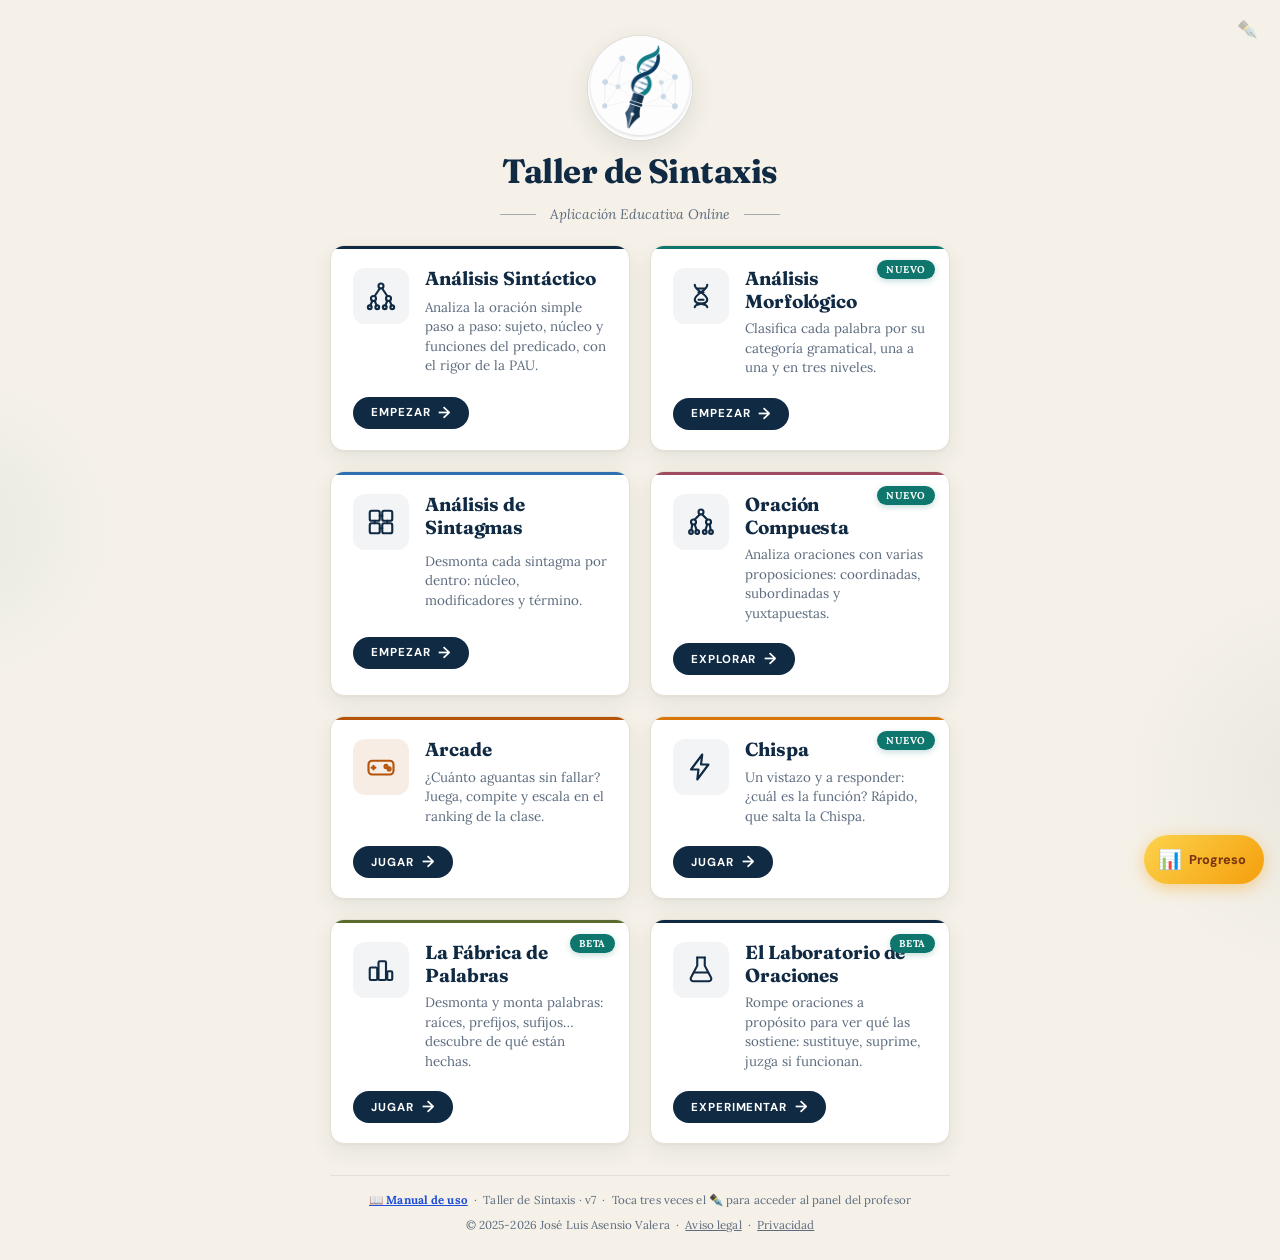
<file: index.html>
<!DOCTYPE html>
<html lang="es">
<head>
<meta charset="UTF-8">
<meta name="viewport" content="width=device-width,initial-scale=1.0">
<title>Taller de Sintaxis — Análisis sintáctico, morfológico y de oraciones compuestas</title>
<!-- La versión completa (GitHub Pages, backend real) no es para buscadores:
     se comparte por enlace directo con los alumnos y no debe competir con la
     ligera en el dominio público. build-light.js QUITA esta línea en la copia
     ligera (Plan_Estrategico_Web.md §8). Un robots.txt no sirve aquí: la app
     vive en una subcarpeta de github.io y los buscadores solo leen el de la raíz. -->
<meta name="robots" content="noindex">
<meta name="description" content="Practica el análisis sintáctico y morfológico del español paso a paso: oración simple, sintagmas, oraciones compuestas y morfología, con corrección inmediata y terminología de la NGLE.">
<!-- Open Graph / tarjeta de enlace (WhatsApp, Telegram, redes). Texto neutro,
     válido para las dos versiones (Plan_Estrategico_Web.md §11.12). La imagen
     debe ser una URL absoluta: aquí apunta a la versión completa; build-light.js
     la reescribe al dominio de la ligera y añade canonical + og:url allí. -->
<meta property="og:type" content="website">
<meta property="og:site_name" content="Taller de Sintaxis">
<meta property="og:title" content="Taller de Sintaxis — Análisis sintáctico, morfológico y de oraciones compuestas">
<meta property="og:description" content="Practica el análisis sintáctico y morfológico del español paso a paso: oración simple, sintagmas, oraciones compuestas y morfología, con corrección inmediata y terminología de la NGLE.">
<meta property="og:image" content="https://josele-duplex.github.io/Taller-de-sintaxis-compuestas-/assets/logo_2.png">
<meta property="og:image:width" content="1024">
<meta property="og:image:height" content="1024">
<meta property="og:image:alt" content="Logotipo de Taller de Sintaxis">
<meta property="og:locale" content="es_ES">
<meta name="twitter:card" content="summary">
<link rel="icon" href="assets/favicon.svg" type="image/svg+xml">
<link rel="icon" href="assets/favicon-32.png" sizes="32x32" type="image/png">
<link rel="icon" href="assets/favicon-16.png" sizes="16x16" type="image/png">
<link rel="shortcut icon" href="assets/favicon.ico">
<link rel="apple-touch-icon" sizes="180x180" href="assets/favicon-180.png">
<link rel="manifest" href="manifest.json">
<meta name="theme-color" content="#102A43">
<meta name="mobile-web-app-capable" content="yes">
<meta name="apple-mobile-web-app-capable" content="yes">
<meta name="apple-mobile-web-app-status-bar-style" content="black-translucent">
<meta name="apple-mobile-web-app-title" content="Sintaxis">
<link rel="preconnect" href="https://fonts.googleapis.com">
<link rel="preconnect" href="https://fonts.gstatic.com" crossorigin>
<link href="https://fonts.googleapis.com/css2?family=Lora:ital,wght@0,500;0,600;0,700;1,400&family=Nunito:wght@400;600;700;800;900&display=swap" rel="stylesheet">
<link rel="stylesheet" href="css/tokens.css">
<link rel="stylesheet" href="css/legacy.css">
<link rel="stylesheet" href="css/theme/new-ui.css">

<link href="https://fonts.googleapis.com/css2?family=Fraunces:ital,opsz,wght@0,9..144,500;0,9..144,700;0,9..144,900;1,9..144,300&family=DM+Sans:opsz,wght@9..40,400;9..40,500;9..40,700&display=swap" rel="stylesheet">


<script>
// Detect file:// protocol and show warning
if(window.location.protocol === 'file:') {
  document.addEventListener('DOMContentLoaded', function() {
    const banner = document.createElement('div');
    banner.style.cssText = 'position:fixed;top:0;left:0;right:0;z-index:9999;background:#DC2626;color:#fff;'+
      'padding:12px 20px;font-family:sans-serif;font-size:.85rem;font-weight:700;text-align:center;'+
      'box-shadow:0 2px 8px rgba(0,0,0,.3)';
    banner.innerHTML = '⚠️ Abriendo con file:// — algunas funciones pueden no funcionar. ' +
      'Para uso completo: <code style="background:rgba(255,255,255,.2);padding:2px 6px;border-radius:3px">python -m http.server</code> ' +
      'o VS Code Live Server &nbsp; <button onclick="this.parentNode.remove()" '+
      'style="background:rgba(255,255,255,.2);border:none;color:#fff;padding:2px 8px;border-radius:4px;cursor:pointer;margin-left:8px">✕</button>';
    document.body.prepend(banner);
  });
}
</script>
</head>
<body class="theme-new-ui">
<div id="app">
<svg class="paper-grain-filter" xmlns="http://www.w3.org/2000/svg">
  <filter id="paper-grain" x="0" y="0" width="100%" height="100%" color-interpolation-filters="linearRGB">
    <feTurbulence type="fractalNoise" baseFrequency="0.65" numOctaves="3" stitchTiles="stitch" result="noise"/>
    <feColorMatrix type="saturate" values="0" in="noise" result="grayNoise"/>
    <feBlend in="SourceGraphic" in2="grayNoise" mode="multiply" result="blend"/>
    <feComponentTransfer in="blend">
      <feFuncA type="linear" slope="1"/>
    </feComponentTransfer>
  </filter>
</svg>

<!-- LOADING -->
<div id="screen-loading" class="screen">
  <div class="spinner"></div>
  <p class="loading-txt" id="loading-txt">Preparando tus oraciones…</p>
  <p id="loading-tip" style="font-size:.85rem;color:var(--muted);max-width:380px;text-align:center;margin-top:14px;line-height:1.5;font-style:italic;opacity:0;transition:opacity .6s ease"></p>
</div>

<!-- LOGIN -->
<div id="screen-portada" class="screen active" style="display:flex">
  <span class="portada-inkmark" id="egg-btn" onclick="eggClick()" tabindex="-1" aria-hidden="true">✒️</span>
  <div style="width:100%;max-width:620px;margin:auto">
    <div class="portada-hero">
      <div class="portada-logo">
        <img src="assets/logo-portada.png" alt="Taller de Sintaxis" width="92" height="92">
      </div>
      <h1>Taller de Sintaxis</h1>
      <div class="subtitle-rule">Aplicación Educativa Online</div>
    </div>
    <div class="mod-grid">
      <div class="mod-card mc-sint" data-module="sint" onclick="goModule('sint')" role="button" tabindex="0"
           onkeydown="if(event.key==='Enter')goModule('sint')">
        <span class="mod-card-icon" aria-hidden="true">
          <svg viewBox="0 0 24 24"><circle cx="12" cy="4" r="2"/><circle cx="6" cy="14" r="2"/><circle cx="18" cy="14" r="2"/><circle cx="3" cy="21" r="1.5"/><circle cx="9" cy="21" r="1.5"/><circle cx="15" cy="21" r="1.5"/><circle cx="21" cy="21" r="1.5"/><line x1="11" y1="6" x2="7" y2="12"/><line x1="13" y1="6" x2="17" y2="12"/><line x1="5" y1="16" x2="3.5" y2="19.5"/><line x1="7" y1="16" x2="8.5" y2="19.5"/><line x1="17" y1="16" x2="15.5" y2="19.5"/><line x1="19" y1="16" x2="20.5" y2="19.5"/></svg>
        </span>
        <h3 class="mod-card-title">Análisis Sintáctico</h3>
        <p class="mod-card-desc">Analiza la oración simple paso a paso: sujeto, núcleo y funciones del predicado, con el rigor de la PAU.</p>
        <span class="mod-card-cta">Empezar</span>
      </div>
      <div class="mod-card mc-maestro" data-module="maestro" onclick="goModule('maestro')" role="button" tabindex="0"
           onkeydown="if(event.key==='Enter')goModule('maestro')">
        <span class="mod-card-badge">Nuevo</span>
        <span class="mod-card-icon" aria-hidden="true">
          <svg viewBox="0 0 24 24"><path d="M7 3 C 7 8, 17 10, 17 15 S 7 17, 7 21"/><path d="M17 3 C 17 8, 7 10, 7 15 S 17 17, 17 21"/><line x1="9" y1="6" x2="15" y2="6"/><line x1="10" y1="9" x2="14" y2="9"/><line x1="10" y1="15" x2="14" y2="15"/><line x1="9" y1="18" x2="15" y2="18"/></svg>
        </span>
        <h3 class="mod-card-title">Análisis Morfológico</h3>
        <p class="mod-card-desc">Clasifica cada palabra por su categoría gramatical, una a una y en tres niveles.</p>
        <span class="mod-card-cta">Empezar</span>
      </div>
      <div class="mod-card mc-sint4" data-module="sint4" onclick="goModule('sint4')" role="button" tabindex="0"
           onkeydown="if(event.key==='Enter')goModule('sint4')">
        <span class="mod-card-icon" aria-hidden="true">
          <svg viewBox="0 0 24 24"><rect x="3" y="3" width="8" height="8" rx="1.5"/><rect x="13" y="3" width="8" height="8" rx="1.5"/><rect x="3" y="13" width="8" height="8" rx="1.5"/><rect x="13" y="13" width="8" height="8" rx="1.5"/><line x1="11" y1="7" x2="13" y2="7"/><line x1="7" y1="11" x2="7" y2="13"/><line x1="17" y1="11" x2="17" y2="13"/><line x1="11" y1="17" x2="13" y2="17"/></svg>
        </span>
        <h3 class="mod-card-title">Análisis de Sintagmas</h3>
        <p class="mod-card-desc">Desmonta cada sintagma por dentro: núcleo, modificadores y término.</p>
        <span class="mod-card-cta">Empezar</span>
      </div>
      <div class="mod-card mc-compuestas" data-module="compuestas" onclick="goModule('compuestas')" role="button" tabindex="0"
           onkeydown="if(event.key==='Enter')goModule('compuestas')">
        <span class="mod-card-badge">Nuevo</span>
        <span class="mod-card-icon" aria-hidden="true">
          <svg viewBox="0 0 24 24"><circle cx="12" cy="4" r="2"/><circle cx="6" cy="12" r="2"/><circle cx="18" cy="12" r="2"/><circle cx="4" cy="20" r="1.5"/><circle cx="9" cy="20" r="1.5"/><circle cx="15" cy="20" r="1.5"/><circle cx="20" cy="20" r="1.5"/><line x1="11" y1="6" x2="7" y2="10"/><line x1="13" y1="6" x2="17" y2="10"/><line x1="5" y1="14" x2="4.3" y2="18.2"/><line x1="7" y1="14" x2="8.5" y2="18.5"/><line x1="17" y1="14" x2="15.5" y2="18.5"/><line x1="19" y1="14" x2="19.7" y2="18.2"/></svg>
        </span>
        <h3 class="mod-card-title">Oración Compuesta</h3>
        <p class="mod-card-desc">Analiza oraciones con varias proposiciones: coordinadas, subordinadas y yuxtapuestas.</p>
        <span class="mod-card-cta">Explorar</span>
      </div>
      <div class="mod-card mc-arcade" data-module="arcade" onclick="goModule('arcade')" role="button" tabindex="0"
           onkeydown="if(event.key==='Enter')goModule('arcade')">
        <span class="mod-card-icon" aria-hidden="true">
          <svg viewBox="0 0 24 24"><rect x="2" y="7" width="20" height="11" rx="3"/><line x1="6" y1="11" x2="6" y2="14"/><line x1="4.5" y1="12.5" x2="7.5" y2="12.5"/><circle cx="16" cy="11.5" r="1.2"/><circle cx="18.5" cy="13.5" r="1.2"/></svg>
        </span>
        <h3 class="mod-card-title">Arcade</h3>
        <p class="mod-card-desc">¿Cuánto aguantas sin fallar? Juega, compite y escala en el ranking de la clase.</p>
        <span class="mod-card-cta">Jugar</span>
      </div>
      <div class="mod-card mc-chispa" data-module="chispa" onclick="goModule('chispa')" role="button" tabindex="0"
           onkeydown="if(event.key==='Enter')goModule('chispa')">
        <span class="mod-card-badge">Nuevo</span>
        <span class="mod-card-icon" aria-hidden="true">
          <svg viewBox="0 0 24 24"><path d="M13 2 L4 14 h6 l-1 8 9-12 h-6 z"/></svg>
        </span>
        <h3 class="mod-card-title">Chispa</h3>
        <p class="mod-card-desc">Un vistazo y a responder: ¿cuál es la función? Rápido, que salta la Chispa.</p>
        <span class="mod-card-cta">Jugar</span>
      </div>
      <div class="mod-card mc-fabrica" data-module="fabrica" onclick="goModule('fabrica')" role="button" tabindex="0"
           onkeydown="if(event.key==='Enter')goModule('fabrica')">
        <span class="mod-card-badge">Beta</span>
        <span class="mod-card-icon" aria-hidden="true">
          <svg viewBox="0 0 24 24"><rect x="3" y="10" width="6" height="10" rx="1"/><rect x="10" y="5" width="6" height="15" rx="1"/><rect x="17" y="13" width="4" height="7" rx="1"/></svg>
        </span>
        <h3 class="mod-card-title">La Fábrica de Palabras</h3>
        <p class="mod-card-desc">Desmonta y monta palabras: raíces, prefijos, sufijos… descubre de qué están hechas.</p>
        <span class="mod-card-cta">Jugar</span>
      </div>
      <div class="mod-card mc-laboratorio" data-module="laboratorio" onclick="goModule('laboratorio')" role="button" tabindex="0"
           onkeydown="if(event.key==='Enter')goModule('laboratorio')">
        <span class="mod-card-badge">Beta</span>
        <span class="mod-card-icon" aria-hidden="true">
          <svg viewBox="0 0 24 24"><path d="M9 2v6.5L4 18a2 2 0 0 0 1.8 3h12.4a2 2 0 0 0 1.8-3l-5-9.5V2"/><path d="M9 2h6"/><path d="M6.5 14h11"/></svg>
        </span>
        <h3 class="mod-card-title">El Laboratorio de Oraciones</h3>
        <p class="mod-card-desc">Rompe oraciones a propósito para ver qué las sostiene: sustituye, suprime, juzga si funcionan.</p>
        <span class="mod-card-cta">Experimentar</span>
      </div>
    </div>
    <div class="portada-footer">
      <a href="manual-alumno.html" target="_blank" rel="noopener" style="color:#1D4ED8;font-weight:700;text-decoration:underline">📖 Manual de uso</a>
      &nbsp;·&nbsp; Taller de Sintaxis · v7 &nbsp;·&nbsp; Toca tres veces el ✒️ para acceder al panel del profesor
      <div style="margin-top:10px">
        © 2025-2026 José Luis Asensio Valera &nbsp;·&nbsp;
        <a href="aviso-legal.html" target="_blank" rel="noopener" style="color:inherit;text-decoration:underline">Aviso legal</a>
        &nbsp;·&nbsp;
        <a href="privacidad.html" target="_blank" rel="noopener" style="color:inherit;text-decoration:underline">Privacidad</a>
      </div>
    </div>
  </div>
</div>

<div id="screen-login" class="screen">
  <div style="width:100%;max-width:530px;margin:auto;padding:24px 16px">
    <button type="button" onclick="showPortada()" style="display:flex;align-items:center;gap:6px;
      background:none;border:none;cursor:pointer;color:var(--muted);font-size:.82rem;
      font-family:'Nunito',sans-serif;font-weight:700;margin-bottom:18px;padding:0">
      ← Volver
    </button>
    <!-- Aviso de cambio de cuaderno (paso 4). Solo la primera vez que el
         alumno llega aqui despues de que un enlace haya cambiado el
         cuaderno de este dispositivo. Lo pinta pintarAvisoDeCambio(). -->
    <div id="login-cambio" class="login-cambio" role="status" style="display:none">
      <span class="lcam-text">Has entrado con el enlace de <strong id="login-cambio-nuevo"></strong>.<span class="lcam-sub">A partir de ahora, tus ejercicios y tus notas se guardan en su cuaderno.</span></span>
      <button type="button" class="lcam-btn" onclick="volverAlCuadernoAnterior()">No era esto · Volver a <span id="login-cambio-anterior"></span></button>
    </div>
    <!-- Distintivo del cuaderno de destino (paso 3 del protocolo de
         departamento, ago-2026). Solo aparece si este dispositivo apunta
         al cuaderno de OTRO profesor: los alumnos de Josele no ven nada
         nuevo. Lo pinta pintarDistintivoCuaderno() en core/cuadernos.js. -->
    <div id="login-cuaderno" class="login-cuaderno" style="display:none">
      <span class="lc-icon" aria-hidden="true">📓</span>
      <span class="lc-text">Cuaderno de <strong id="login-cuaderno-nombre"></strong><span class="lc-sub">Tus ejercicios y tus notas se guardan ahí.</span></span>
    </div>
    <!-- Banner "Hola, [nombre]" — visible solo si hay perfil guardado.
         Permite resetear identidad con un click. -->
    <div id="login-greeting" class="login-greeting" style="display:none">
      <span class="lg-text">Hola, <strong id="login-greeting-name"></strong></span>
      <button type="button" class="lg-reset" onclick="resetProfile()">No soy yo · Cambiar usuario</button>
    </div>
    <div class="card login-card" style="max-width:530px">
      <div class="field">
        <label for="inp-name">Nombre completo</label>
        <input id="inp-name" class="input" type="text" placeholder="Tu nombre completo" autocomplete="name" aria-required="true" maxlength="60">
        <p id="e-name" class="ferr" role="alert"></p>
      </div>
      <div class="field">
        <label for="inp-email">Correo educativo</label>
        <input id="inp-email" class="input" type="text" placeholder="nombre@murciaeduca.es o @gmail.com" autocomplete="email" aria-required="true">
        <p id="e-email" class="ferr" role="alert"></p>
      </div>
      <div class="field" id="campo-grupo">
        <label for="inp-grupo">Grupo</label>
        <select id="inp-grupo" class="input grupo-select"></select>
        <p id="e-grupo" class="ferr" role="alert"></p>
      </div>
      <hr class="divider">
      <!-- Dynamic module login panel — filled by goModule() -->
      <div id="login-module-panel"></div>
      <div id="api-err" role="alert" style="display:none;padding:10px 14px;border-radius:10px;background:var(--red-lt);border:1.5px solid #FCA5A5;color:#991B1B;font-size:.82rem;font-weight:600;margin:12px 0"></div>
      <button type="button" class="btn btn-primary" style="width:100%;padding:14px;font-size:1rem;margin-top:8px" onclick="handleStartAll()">¡Empezar!</button>
      <p style="text-align:center;font-size:.7rem;color:var(--muted);margin-top:10px">
        Al continuar, aceptas el
        <a href="aviso-legal.html" target="_blank" rel="noopener" style="color:inherit;text-decoration:underline">aviso legal</a>
        y la
        <a href="privacidad.html" target="_blank" rel="noopener" style="color:inherit;text-decoration:underline">política de privacidad</a>.
      </p>
      <p style="text-align:center;font-size:.7rem;color:var(--muted);margin-top:6px">Sin URL de API → oraciones de ejemplo</p>
    </div>
  </div>
</div>

<!-- CHISPA — ejercicios relámpago de spot-the-function -->
<div id="screen-chispa" class="screen" style="flex-direction:column;height:100dvh;overflow:hidden">
  <div class="topbar">
    <div class="tb-inner">
      <div class="tb-row1">
        <span class="tb-name" id="chi-name"></span>
        <span class="tb-badge" style="background:linear-gradient(135deg,#F59E0B,#D97706);color:#fff">⚡ Chispa</span>
        <span class="tb-counter" id="chi-streak">🔥 0</span>
        <button type="button" class="btn btn-ghost btn-sm" id="chi-cambiar-tema" onclick="mostrarSelectorTemasChispa()" style="padding:5px 12px;font-size:.75rem;margin-left:auto;font-weight:700;display:none">🔄 Cambiar tema</button>
        <button type="button" class="btn btn-ghost btn-sm" onclick="exitChispa()" style="padding:5px 12px;font-size:.75rem;font-weight:700">✕ Terminar</button>
      </div>
    </div>
  </div>
  <!-- Área de contenido: la única que hace scroll si hiciera falta. El
       botón "Siguiente" vive FUERA de aquí (franja fija más abajo) para
       que nunca dependa de bajar la pantalla para pulsarlo. -->
  <div style="flex:1;min-height:0;overflow-y:auto;display:flex;align-items:center;justify-content:center;padding:16px 20px">
    <div style="width:100%;max-width:640px">
      <div id="chi-oracion" style="font-family:'Fraunces',serif;font-size:1.35rem;line-height:1.5;text-align:center;color:var(--ink);margin-bottom:8px;padding:0 8px"></div>
      <div id="chi-pregunta" style="text-align:center;font-weight:800;font-size:1rem;color:#B45309;margin-bottom:16px"></div>
      <div id="chi-fichas" style="display:flex;flex-direction:column;gap:10px;align-items:stretch"></div>
      <div id="chi-explicacion" style="display:none;margin-top:14px;padding:12px 16px;border-radius:12px;font-size:.88rem;font-weight:600;line-height:1.4;text-align:center"></div>
    </div>
  </div>
  <!-- Franja fija: el botón nunca se desplaza fuera de la vista, sin
       importar cuánto crezca el contenido de arriba. -->
  <div style="flex-shrink:0;padding:12px 20px calc(12px + env(safe-area-inset-bottom));box-sizing:border-box">
    <button type="button" id="chi-siguiente" onclick="chispaSiguiente()" style="display:none;width:100%;max-width:640px;margin:0 auto;padding:14px;font-size:1rem;font-weight:800;background:linear-gradient(135deg,#F59E0B,#D97706);color:#fff;border:none;border-radius:12px;cursor:pointer;box-shadow:0 4px 12px rgba(217,119,6,.3)">Siguiente →</button>
  </div>
</div>

<!-- FÁBRICA — módulo "La Fábrica de Palabras" (formación de palabras) -->
<div id="screen-fabrica" class="screen" style="flex-direction:column;height:100dvh;overflow:hidden">
  <div class="topbar">
    <div class="tb-inner">
      <div class="tb-row1">
        <span class="tb-name" id="fab-name"></span>
        <span class="tb-badge" style="background:var(--fab-oliva);color:#fff">🏭 Fábrica</span>
        <span class="tb-badge" id="fab-nivel-badge" style="background:var(--fab-tint);color:var(--fab-oliva-dk)"></span>
        <span class="tb-counter" id="fab-streak">🔥 0</span>
        <span class="tb-timer" id="fab-timer" aria-live="polite"></span>
        <button type="button" class="btn btn-ghost btn-sm" id="fab-btn-mesa" onclick="fabAbrirMesa()" style="padding:5px 12px;font-size:.75rem;font-weight:700">🧰 Mi mesa</button>
        <button type="button" class="btn btn-ghost btn-sm" id="fab-btn-museo" onclick="fabAbrirMuseo()" style="padding:5px 12px;font-size:.75rem;font-weight:700">🏛 Museo</button>
        <button type="button" class="btn btn-ghost btn-sm" id="fab-cambiar-nivel" onclick="fabCambiarNivel()" style="padding:5px 12px;font-size:.75rem;font-weight:700;display:none">🔄 Cambiar nivel</button>
        <button type="button" class="btn btn-ghost btn-sm" onclick="fabPedirSalir()" style="padding:5px 12px;font-size:.75rem;font-weight:700;margin-left:auto">✕ Terminar</button>
      </div>
      <div style="display:flex;justify-content:space-between;padding:2px 4px">
        <span id="fab-estacion" style="font-size:.78rem;font-weight:800;color:var(--fab-oliva-dk)"></span>
        <span id="fab-progreso" style="font-size:.78rem;color:var(--muted)"></span>
      </div>
    </div>
  </div>
  <div style="flex:1;min-height:0;overflow-y:auto;display:flex;align-items:center;justify-content:center;padding:16px 20px">
    <div style="width:100%;max-width:640px">
      <div id="fab-oracion" style="margin-bottom:10px"></div>
      <div id="fab-pregunta" style="text-align:center;font-weight:700;font-size:.95rem;color:var(--fab-oliva-dk);margin-bottom:18px;letter-spacing:.01em"></div>
      <div id="fab-fichas"></div>
      <div id="fab-explicacion" class="fab-expl" style="display:none;margin-top:16px;padding:12px 16px;border-radius:var(--ui-r);font-size:.88rem;font-weight:500;line-height:1.5;text-align:center" role="status" aria-live="polite"></div>
    </div>
  </div>
  <div style="flex-shrink:0;padding:12px 20px calc(12px + env(safe-area-inset-bottom));box-sizing:border-box">
    <button type="button" id="fab-siguiente" class="fab-btn" onclick="fabSiguienteItem()" style="display:none;width:100%;max-width:640px;margin:0 auto">Siguiente →</button>
  </div>
  <!-- Mesa de Herramientas (§4.3): tabla personal acumulada de procedimientos
       conquistados en Estación 3, accesible en cualquier momento de la sesión. -->
  <div id="fab-mesa-modal" class="fab-mesa-modal" style="display:none">
    <div class="fab-mesa-panel">
      <div class="fab-mesa-head">
        <h3>🧰 Mi Mesa de Herramientas</h3>
        <button type="button" class="btn btn-ghost btn-sm" onclick="fabCerrarMesa()" aria-label="Cerrar">✕</button>
      </div>
      <div id="fab-mesa-body" class="fab-mesa-body"></div>
      <div class="fab-mesa-foot">
        <button type="button" class="fab-btn-sm" onclick="fabImprimirMesa()">🖨 Imprimir</button>
      </div>
    </div>
  </div>
  <!-- Museo de Palabras (§4.2): colección personal de las palabras que el
       alumno ha inventado en el reto creativo «Fabrica tu palabra». -->
  <div id="fab-museo-modal" class="fab-mesa-modal" style="display:none">
    <div class="fab-mesa-panel">
      <div class="fab-mesa-head">
        <h3>🏛 Mi Museo de Palabras</h3>
        <button type="button" class="btn btn-ghost btn-sm" onclick="fabCerrarMuseo()" aria-label="Cerrar">✕</button>
      </div>
      <div id="fab-museo-body" class="fab-mesa-body"></div>
      <div class="fab-mesa-foot">
        <button type="button" class="fab-btn-sm" onclick="fabImprimirMuseo()">🖨 Imprimir</button>
      </div>
    </div>
  </div>
</div>

<!-- LABORATORIO — módulo "El Laboratorio de Oraciones" (F1·sesión 1) -->
<div id="screen-laboratorio" class="screen" style="flex-direction:column;height:100dvh;overflow:hidden">
  <div class="topbar">
    <div class="tb-inner">
      <div class="tb-row1">
        <span class="tb-name" id="lab-name"></span>
        <span class="tb-badge" style="background:var(--lab-verde);color:#fff">🧪 Laboratorio</span>
        <span class="tb-badge" id="lab-nivel-badge" style="background:var(--lab-tint);color:var(--lab-verde-dk)"></span>
        <span class="tb-counter" id="lab-streak">🔥 0</span>
        <span class="tb-timer" id="lab-timer" aria-live="polite"></span>
        <button type="button" class="btn btn-ghost btn-sm" id="lab-cambiar-nivel" onclick="labCambiarNivel()" style="padding:5px 12px;font-size:.75rem;font-weight:700;display:none">🔄 Cambiar nivel</button>
        <button type="button" class="btn btn-ghost btn-sm" id="lab-btn-caja" onclick="labVerCajaPruebas()" style="padding:5px 12px;font-size:.75rem;font-weight:700">📇 Mi Caja</button>
        <button type="button" class="btn btn-ghost btn-sm" onclick="labPedirSalir()" style="padding:5px 12px;font-size:.75rem;font-weight:700;margin-left:auto">✕ Terminar</button>
      </div>
      <div style="display:flex;justify-content:space-between;padding:2px 4px">
        <span id="lab-estacion" style="font-size:.78rem;font-weight:800;color:var(--lab-verde-dk)"></span>
        <span id="lab-progreso" style="font-size:.78rem;color:var(--muted)"></span>
      </div>
    </div>
  </div>
  <div style="flex:1;min-height:0;overflow-y:auto;display:flex;align-items:center;justify-content:center;padding:16px 20px">
    <div style="width:100%;max-width:640px">
      <div id="lab-corpus" style="margin-bottom:10px"></div>
      <div id="lab-pregunta" style="text-align:center;font-weight:700;font-size:.95rem;color:var(--lab-verde-dk);margin-bottom:18px;letter-spacing:.01em"></div>
      <div id="lab-fichas"></div>
      <div id="lab-explicacion" class="lab-expl" style="display:none;margin-top:16px;padding:12px 16px;border-radius:var(--ui-r);font-size:.88rem;font-weight:500;line-height:1.5;text-align:center" role="status" aria-live="polite"></div>
    </div>
  </div>
  <div style="flex-shrink:0;padding:12px 20px calc(12px + env(safe-area-inset-bottom));box-sizing:border-box">
    <button type="button" id="lab-siguiente" class="lab-btn" onclick="labSiguienteItem()" style="display:none;width:100%;max-width:640px;margin:0 auto">Siguiente →</button>
  </div>
</div>

<!-- GAME -->
<div id="screen-game" class="screen" style="flex-direction:column">
  <div class="topbar">
    <div class="tb-inner">
      <div class="tb-row1">
        <span class="tb-name" id="tb-name"></span>
        <div class="prog-bar" role="progressbar" aria-valuemin="0" aria-valuemax="100" aria-valuenow="0" id="prog-wrap">
          <div class="prog-fill" id="prog-fill" style="width:0%"></div>
        </div>
        <span class="tb-counter" id="tb-counter"></span>
        <span class="tb-timer" id="tb-timer" aria-live="polite"></span>
        <span class="tb-badge" id="tb-mode"></span>
        <button type="button" class="btn btn-ghost btn-sm" id="tb-exit-btn" onclick="confirmExitSession()" style="padding:5px 12px;font-size:.75rem;margin-left:4px;font-weight:700" aria-label="Terminar sesión">✕ Terminar</button>
      </div>
      <div class="phase-pills" id="phase-pills"></div>
    </div>
  </div>
  <!-- PRACTICE FILTERS BAR (only visible in practice mode) -->
  <div id="practice-filters-bar" style="display:none;background:rgba(255,255,255,.85);border-bottom:1px solid var(--border);padding:8px 14px;backdrop-filter:blur(8px)">
    <div style="max-width:900px;margin:0 auto;display:flex;align-items:center;gap:10px;flex-wrap:wrap">
      <button type="button" class="btn btn-ghost btn-sm pf-toggle-attention" onclick="togglePracticeFilters()" id="pf-toggle-btn" style="font-size:.85rem;padding:7px 14px;white-space:nowrap;font-weight:700">🔍 Filtros de funciones <span id="pf-count" style="margin-left:4px;font-weight:700">· Todas</span></button>
      <div id="pf-panel" style="display:none;flex:1 1 100%;padding:10px 0 4px;border-top:1px dashed var(--border);margin-top:4px">
        <div style="display:grid;grid-template-columns:1fr 1fr;gap:14px">
          <div>
            <div style="font-size:.72rem;color:#059669;font-weight:700;margin-bottom:6px">✅ Funciones a practicar:</div>
            <!-- Rellenado por renderPfCheckboxes() (js/modules/sint/index.js) a
                 partir de FUNC_FILTRABLES (js/glosario/tags.js) — no editar a mano
                 aquí, o se repite el desfase que motivó este cambio (sep-2026). -->
            <div style="display:flex;flex-wrap:wrap;gap:4px 10px" id="pf-checkboxes"></div>
          </div>
          <div>
            <div style="font-size:.72rem;color:#DC2626;font-weight:700;margin-bottom:6px">🚫 No quiero que aparezcan:</div>
            <div style="display:flex;flex-wrap:wrap;gap:4px 10px" id="pf-prohib"></div>
          </div>
        </div>
        <div style="display:flex;gap:6px;margin-top:8px">
          <button type="button" class="btn btn-ghost btn-sm" onclick="pfSetAll(true)" style="font-size:.72rem;padding:3px 8px">✓ Marcar todas las deseadas</button>
          <button type="button" class="btn btn-ghost btn-sm" onclick="pfSetAll(false)" style="font-size:.72rem;padding:3px 8px">✗ Quitar todas</button>
          <button type="button" class="btn btn-ghost btn-sm" onclick="pfClearProhib()" style="font-size:.72rem;padding:3px 8px;color:#DC2626">✗ Limpiar prohibidas</button>
        </div>
      </div>
      <div style="margin-left:auto;display:flex;gap:6px;align-items:center">
        <button type="button" class="btn btn-ghost btn-sm" onclick="goPrevSentenceFromGame()" title="Anterior (←)" style="padding:4px 8px;font-size:.85rem">←</button>
        <button type="button" class="btn btn-ghost btn-sm" onclick="skipCurrentSentence()" title="Saltar / Siguiente (→)" style="padding:4px 8px;font-size:.85rem">→</button>
      </div>
    </div>
  </div>
  <div class="proj-bar" id="proj-bar">
    <span class="proj-bar-title">📺 MODO PROYECTOR</span>
    <span class="proj-bar-mode" id="proj-bar-mode"></span>
    <div style="display:flex;gap:8px;margin-left:auto;align-items:center">
      <span id="proj-sent-indicator" style="font-size:.78rem;opacity:.7;white-space:nowrap"></span>
      <button type="button" class="btn btn-sm" onclick="openProjSelector()"
        style="background:#FCD34D;color:#1E1B4B;border:none;padding:6px 14px;font-weight:800;border-radius:8px"
        title="Elegir oración o saltar a otra sin terminar la actual (Tecla S)">
        📋 Elegir oración
      </button>
      <button type="button" class="btn btn-sm" id="proj-prev-btn" onclick="projPrevSentence()"
        style="background:rgba(255,255,255,.15);color:#fff;border:1px solid rgba(255,255,255,.3);padding:5px 12px">← Anterior</button>
      <button type="button" class="btn btn-sm" onclick="goTeacherPanel()"
        style="background:rgba(255,255,255,.15);color:#fff;border:1px solid rgba(255,255,255,.3);padding:5px 12px" aria-label="Salir del proyector">✕ Salir</button>
    </div>
  </div>
  <!-- Fixed sound toggle -->
  <button type="button" class="sound-btn" id="sound-toggle" onclick="toggleSound()" aria-label="Activar/silenciar sonido" title="Sonido">🔊</button>
  <!-- Glosario flotante -->
  <button type="button" class="glos-fab" id="glos-fab" onclick="openGlosario()" aria-label="Abrir glosario" title="Glosario de abreviaturas y términos"><span style="font-size:1.05rem">📖</span><span>Glosario</span></button>

<!-- GLOSARIO MODAL -->
<div class="glos-bg" id="glos-bg" onclick="if(event.target===this)closeGlosario()" aria-hidden="true">
  <div class="glos-modal" role="dialog" aria-modal="true" aria-labelledby="glos-title">
    <div class="glos-hdr">
      <h2 id="glos-title"><span>📖</span><span>Glosario de términos</span></h2>
      <button type="button" class="glos-close" onclick="closeGlosario()" aria-label="Cerrar glosario">✕</button>
      <div class="glos-search">
        <input type="text" id="glos-input" placeholder="Buscar… (ej.: CD, atributo, pasiva, núcleo)" oninput="filterGlosario(this.value)" autocomplete="off">
      </div>
    </div>
    <div class="glos-body" id="glos-body"></div>
  </div>
</div>

<!-- PROJECTOR SENTENCE SELECTOR DRAWER — outside screen-game for correct fixed positioning -->
<div class="proj-drawer-bg" id="proj-drawer-bg" onclick="closeProjSelector()" aria-hidden="true">
  <div class="proj-drawer" role="dialog" aria-modal="true" aria-label="Selector de oraciones" onclick="event.stopPropagation()">
    <div class="proj-drawer-hdr">
      <div><h3>📋 Selector de oraciones</h3><p id="proj-drawer-sub">Clic en cualquier oración para saltar directamente (abandona la actual)</p></div>
      <button type="button" onclick="closeProjSelector()" style="color:#fff;font-size:1.2rem;background:rgba(255,255,255,.15);border:1px solid rgba(255,255,255,.3);border-radius:7px;padding:4px 10px" aria-label="Cerrar selector">✕</button>
    </div>
    <div class="proj-drawer-list" id="proj-drawer-list"></div>
  </div>
</div>
  <div class="api-warn" id="api-warn" role="status"></div>
  <div class="game-wrap">
    <div class="sent-dots" id="sent-dots"></div>
    <div id="game-phase"></div>
    <div id="game-skip-wrap" style="display:none;text-align:center;margin-top:16px;padding-bottom:12px">
      <button type="button" class="btn btn-ghost btn-sm" onclick="skipCurrentSentence()" style="font-size:.8rem;color:var(--muted);padding:6px 18px">
        Saltar esta oración →
      </button>
    </div>
  </div>
</div>

<!-- RESULTS -->
<div id="screen-results" class="screen" style="flex-direction:column;align-items:center;justify-content:center;padding:24px 16px">
  <div class="res-inner">
    <div class="res-hdr"><h1 id="res-emoji">🏆 Resultado</h1><p id="res-sub"></p></div>
    <div class="card" style="padding:24px;margin-bottom:12px">
      <div class="gauge-wrap">
        <svg width="118" height="118" viewBox="0 0 118 118" aria-hidden="true">
          <circle cx="59" cy="59" r="48" fill="none" stroke="#E8E5DF" stroke-width="10"/>
          <circle id="gauge-arc" cx="59" cy="59" r="48" fill="none" stroke="#16A34A" stroke-width="10" stroke-linecap="round" stroke-dasharray="0 301.6"/>
        </svg>
        <div class="gauge-ctr"><span class="gauge-score" id="gauge-score">—</span><span class="gauge-lbl">/10</span></div>
      </div>
      <p style="text-align:center;font-size:1.55rem;font-weight:800;margin-bottom:2px" id="res-grade"></p>
      <p style="text-align:center;color:var(--muted);font-size:.83rem;margin-bottom:14px" id="res-errs"></p>
      <div class="score-compare" id="score-compare" style="display:none">
        <div class="sc-badge"><span class="sc-badge-lbl">Nota ponderada</span><span class="sc-badge-val" id="sc-weighted" style="color:var(--blue)">—</span></div>
        <div class="sc-badge"><span class="sc-badge-lbl">Puntos obtenidos</span><span class="sc-badge-val" id="sc-earned" style="color:var(--green)">—</span></div>
        <div class="sc-badge"><span class="sc-badge-lbl">Puntos posibles</span><span class="sc-badge-val" id="sc-avail" style="color:var(--muted)">—</span></div>
      </div>
    </div>
    <div class="card" id="res-phase-card" style="padding:16px 19px;margin-bottom:12px;display:none">
      <p style="font-weight:800;font-size:.81rem;text-transform:uppercase;letter-spacing:.05em;margin-bottom:10px">Desglose por competencia</p>
      <table class="phase-table" id="phase-table"><thead><tr><th>Competencia</th><th>Progreso</th><th>Puntos</th><th>%</th></tr></thead><tbody id="phase-table-body"></tbody></table>
    </div>
    <div class="card" id="res-detail-card" style="padding:16px 19px;margin-bottom:12px">
      <div id="res-func-breakdown"></div>
      <p class="res-detail-label" style="font-weight:800;font-size:.81rem;text-transform:uppercase;letter-spacing:.05em;margin-bottom:9px">Detalle por oración</p>
      <div id="res-detail"></div>
    </div>
    <div id="res-msg" role="status" style="display:none;padding:10px 14px;border-radius:10px;font-size:.82rem;font-weight:600;border:1.5px solid;margin-bottom:12px"></div>
    <button type="button" id="res-send-btn" class="btn btn-primary" style="width:100%;padding:14px;font-size:1.05rem;display:none;margin-bottom:10px" onclick="retrySendResult()">📤 Enviar resultado al profesor</button>
    <!-- B4: puente a la Parte 2 del examen en dos partes (se rellena por JS solo si aplica) -->
    <div id="res-mixto-p2" style="display:none;width:100%;margin-bottom:12px"></div>
    <div id="res-mission-info" style="display:none;padding:10px 14px;background:var(--purple-lt);border:1.5px solid #DDD6FE;border-radius:10px;font-size:.85rem;font-weight:700;color:var(--purple);margin-bottom:12px;text-align:center"></div>
    <div style="display:flex;flex-direction:column;gap:8px;width:100%">
      <button type="button" class="btn btn-primary" style="width:100%;padding:13px;font-size:1rem" onclick="goLogin()">← Volver al inicio</button>
      <button type="button" id="res-practice-errors" class="btn btn-ghost" style="width:100%;font-size:.88rem;display:none" onclick="practiceMyErrors()">🎯 Practicar mis errores</button>
    </div>
  </div>
</div>

<!-- TEACHER PANEL -->
<div id="screen-teacher" class="screen" style="flex-direction:column">
  <div class="tp-hdr"><div class="tp-hdr-in"><div><h1>Panel del Profesor</h1><p>Taller de Sintaxis v7</p></div><button type="button" class="btn btn-ghost btn-sm" onclick="goLogin()">← Volver</button></div></div>
  <div class="tp-content">
    <!-- ── AYUDA: manuales de uso ──────────────────────────────────── -->
    <div class="s-box" style="border-left:4px solid #0F766E">
      <div class="s-title" style="color:#0F766E">📖 Manuales de uso</div>
      <div class="s-desc">Guías completas de la app. Se abren en una pestaña nueva y puedes compartir estos mismos enlaces con tus alumnos.</div>
      <div style="display:flex;gap:8px;flex-wrap:wrap;margin-top:12px">
        <a href="manual-profesor.html" target="_blank" rel="noopener" style="display:inline-flex;align-items:center;gap:6px;padding:9px 16px;border-radius:9px;background:#102A43;color:#fff;font-weight:700;font-size:.88rem;text-decoration:none">📘 Manual del profesor</a>
        <a href="manual-alumno.html" target="_blank" rel="noopener" style="display:inline-flex;align-items:center;gap:6px;padding:9px 16px;border-radius:9px;background:#fff;border:1.5px solid #CBD5E1;color:#102A43;font-weight:700;font-size:.88rem;text-decoration:none">📗 Manual del alumno</a>
      </div>
    </div>

    <!-- ── INFORME DE LA CLASE (Excel multi-hoja) ──────────────────── -->
    <div class="s-box" style="border:2px solid #6366F1;background:linear-gradient(135deg,#EEF2FF 0%,#F5F3FF 100%)">
      <div class="s-title" style="color:#4338CA;font-size:1.05rem">📊 Informe de la clase</div>
      <div class="s-desc">Descarga un <strong>Excel completo</strong> con notas por alumno, ranking, errores típicos y recomendaciones pedagógicas. Sin configurar nada.</div>
      <button type="button" id="tp-inf-btn" onclick="generarInformeProfesor()"
              style="display:block;width:100%;padding:14px 16px;margin:14px 0 6px;border:none;border-radius:12px;background:#4F46E5;color:#fff;font-weight:800;font-size:1rem;cursor:pointer;box-shadow:0 4px 14px rgba(79,70,229,0.35);transition:transform .08s">
        ↓ Descargar informe (Excel)
      </button>
      <details style="margin-top:8px">
        <summary style="cursor:pointer;font-size:.82rem;color:var(--muted);font-weight:600;padding:4px 0">▸ Ajustar periodo o grupo (opcional)</summary>
        <div style="display:grid;grid-template-columns:1fr 1fr;gap:10px;margin-top:10px;padding:10px;background:#fff;border-radius:8px;border:1px solid #C7D2FE">
          <div>
            <label style="font-size:.74rem;font-weight:700;color:var(--muted)">📅 Desde</label>
            <input id="tp-inf-from" class="input" type="date" style="font-size:.85rem;padding:5px 8px;width:100%">
          </div>
          <div>
            <label style="font-size:.74rem;font-weight:700;color:var(--muted)">📅 Hasta</label>
            <input id="tp-inf-to" class="input" type="date" style="font-size:.85rem;padding:5px 8px;width:100%">
          </div>
          <div>
            <label style="font-size:.74rem;font-weight:700;color:var(--muted)">🎓 Grupo</label>
            <select id="tp-inf-grupo" class="input grupo-select" data-grupo-placeholder="(todas)" style="font-size:.85rem;padding:5px 8px;width:100%"></select>
          </div>
          <div>
            <label style="font-size:.74rem;font-weight:700;color:var(--muted)">🎯 Tipo</label>
            <select id="tp-inf-tipo" class="input" style="font-size:.85rem;padding:5px 8px;width:100%">
              <option value="todo">Todo</option>
              <option value="simples">Sintaxis simple</option>
              <option value="compuestas">Oración compuesta</option>
              <option value="laboratorio">Laboratorio de Oraciones</option>
              <option value="examen">Solo exámenes</option>
            </select>
          </div>
        </div>
        <p style="font-size:.74rem;color:var(--muted);margin-top:6px;padding:0 4px">Por defecto: últimos 7 días, todos los grupos, todo tipo.</p>
      </details>
      <p id="tp-inf-status" role="status" aria-live="polite" style="font-size:.85rem;font-weight:700;margin-top:10px;display:none"></p>
    </div>

    <!-- ── MIS GRUPOS (si compartes el Sheet con otro profesor) ─────── -->
    <div class="s-box" style="border:2px solid #16A34A;background:#F0FDF4">
      <div class="s-title" style="color:#15803D">🎓 Mis grupos</div>
      <div class="s-desc">Si compartes este Sheet con otro profesor, marca aquí SOLO tus grupos. La hoja "Evolución por Alumno" del Sheet mostrará únicamente a estos alumnos — sin esto, no hace falta tocar nada.</div>
      <div id="tp-misgrupos-checks" style="display:flex;flex-wrap:wrap;gap:6px 12px;margin:12px 0"></div>
      <button type="button" id="tp-misgrupos-btn" onclick="guardarMisGrupos()"
              style="padding:10px 16px;border:none;border-radius:10px;background:#16A34A;color:#fff;font-weight:800;font-size:.9rem;cursor:pointer">
        💾 Guardar mis grupos
      </button>
      <p id="tp-misgrupos-status" role="status" aria-live="polite" style="font-size:.82rem;font-weight:700;margin-top:8px;display:none"></p>
    </div>

    <div class="s-box" style="border-left:4px solid var(--blue)">
      <div class="s-title">🎓 Subfase del Examen</div>
      <div class="s-desc">Hasta dónde analiza el alumno en modo examen.</div>
      <div style="display:flex;gap:8px;flex-wrap:wrap;margin-bottom:10px">
        <button type="button" class="btn btn-sm" id="tp-sf-solo_np" onclick="setExamSubfase('solo_np')">① Solo NP</button>
        <button type="button" class="btn btn-sm" id="tp-sf-np_sujeto" onclick="setExamSubfase('np_sujeto')">①② NP + Sujeto</button>
        <button type="button" class="btn btn-sm" id="tp-sf-completo" onclick="setExamSubfase('completo')">①②③ Completo</button>
      </div>
      <p style="font-size:.77rem;color:var(--muted)">Activo: <strong id="tp-subfase-active" style="color:var(--ink)">Completo</strong></p>
    </div>
    <div class="s-box" style="border-left:4px solid var(--purple)">
      <div class="s-title">🔍 Filtros de contenido <span style="font-size:.7rem;font-weight:500;color:var(--muted);margin-left:6px">(Columna G del Sheets)</span></div>
      <div class="s-desc">Selecciona qué funciones sintácticas <strong>deben aparecer</strong> en las oraciones del examen (al menos 1 de las marcadas).</div>
      <!-- Rellenado por renderTpFuncChecks() (js/modules/teacher/index.js) a
           partir de FUNC_FILTRABLES (js/glosario/tags.js) — no editar a mano
           aquí, o se repite el desfase que motivó este cambio (sep-2026). -->
      <div style="display:flex;flex-wrap:wrap;gap:6px 12px;margin:12px 0" id="tp-func-checks"></div>
      <div style="margin-bottom:10px">
        <label style="font-size:.78rem;font-weight:700;color:var(--red)">🚫 Funciones prohibidas <span style="font-weight:400;color:var(--muted)">(las oraciones que contengan estas NO aparecerán)</span></label>
        <div style="display:flex;flex-wrap:wrap;gap:6px 12px;margin-top:6px" id="tp-func-prohib"></div>
      </div>
      <div style="display:flex;align-items:center;gap:14px;margin-bottom:10px;flex-wrap:wrap">
        <div style="flex:1">
          <label style="font-size:.78rem;font-weight:700;color:var(--muted)">Dificultad máxima</label>
          <div style="display:flex;align-items:center;gap:8px;margin-top:4px">
            <input type="range" id="tp-dif-range" min="0" max="4" value="0" style="flex:1" oninput="updateFilterPreview()">
            <span id="tp-dif-label" style="font-size:.85rem;font-weight:800;min-width:40px">Todas</span>
          </div>
        </div>
      </div>
      <div style="display:flex;gap:12px;align-items:end;margin-bottom:10px">
        <div>
          <label style="font-size:.78rem;font-weight:700;color:var(--muted)">Nº oraciones del examen</label>
          <div style="display:flex;align-items:center;gap:6px;margin-top:4px">
            <input type="number" id="tp-exam-count" min="0" max="50" value="0" style="width:70px;padding:6px 8px;border:1.5px solid var(--border);border-radius:8px;font-size:.9rem;font-weight:700;text-align:center" oninput="updateFilterPreview()">
            <span style="font-size:.75rem;color:var(--muted)">0 = todas</span>
          </div>
        </div>
      </div>
      <div id="tp-filter-preview" style="padding:8px 12px;background:var(--paper2);border-radius:8px;font-size:.82rem;color:var(--muted)">
        Sin filtros activos — se usarán todas las oraciones.
      </div>
      <div style="margin-top:10px">
        <button type="button" class="btn btn-primary btn-sm" onclick="saveExamFilters()">💾 Guardar filtros</button>
      </div>
    </div>
    <div class="s-box">
      <div class="s-title">🔗 URL de la API (Google Apps Script)</div>
      <div class="s-desc">URL de implementación del doGet. Sin URL → oraciones de ejemplo.</div>
      <div style="display:flex;flex-wrap:wrap;gap:8px;margin-bottom:8px">
        <input id="tp-apiurl" class="input mono" type="url" placeholder="https://script.google.com/macros/s/…/exec" style="flex:1;min-width:180px;font-size:.79rem">
        <button type="button" class="btn btn-primary btn-sm" onclick="saveApiUrl()">Guardar</button>
        <button type="button" class="btn btn-ghost btn-sm" onclick="testApiUrl()">Probar</button>
      </div>
      <p id="tp-api-test" style="font-size:.8rem;display:none" role="status"></p>
    </div>
    <div class="s-box">
      <div class="s-title">🎒 Enlace para mis alumnos</div>
      <div class="s-desc">El enlace que repartes en Classroom. Deja los dispositivos de tus alumnos apuntando a tu cuaderno, aunque antes estuvieran en el de otro profesor.</div>
      <p style="font-size:.84rem;margin:0 0 8px">Cuaderno de este dispositivo: <strong id="tp-cuaderno-activo">—</strong></p>
      <div id="tp-enlace-box" style="display:flex;flex-wrap:wrap;gap:8px;margin-bottom:8px">
        <input id="tp-enlace" class="input mono" type="text" readonly style="flex:1;min-width:180px;font-size:.79rem">
        <button type="button" class="btn btn-primary btn-sm" onclick="copiarEnlaceAlumnos()">📋 Copiar</button>
      </div>
      <p id="tp-enlace-status" style="font-size:.8rem;display:none" role="status"></p>
    </div>
    <div class="s-box">
      <div class="s-title">🔑 PIN de Examen</div>
      <div class="s-desc">4 dígitos que comunicas oralmente a los alumnos.</div>
      <div style="display:flex;gap:10px;align-items:center;flex-wrap:wrap;margin-bottom:10px">
        <input id="tp-pin" class="input" type="text" inputmode="numeric" maxlength="4" style="width:116px;text-align:center;font-size:1.4rem;font-weight:900;letter-spacing:.18em;padding:9px 12px">
        <button type="button" class="btn btn-ghost btn-sm" onclick="genPin()">🎲 Generar</button>
        <button type="button" class="btn btn-primary btn-sm" onclick="savePin()">Activar PIN</button>
      </div>
      <div style="display:flex;align-items:center;gap:10px"><span style="font-size:.77rem;color:var(--muted)">PIN activo:</span><div class="tp-pin-display" id="tp-pin-display" aria-live="polite">—</div></div>
    </div>
    <div class="s-box">
      <div class="s-title">⏱ Temporizador</div>
      <div class="s-desc">Minutos máximos para el Modo Examen. 0 = sin límite.</div>
      <div style="display:flex;gap:8px;align-items:center">
        <input id="tp-timer" class="input" type="number" min="0" max="180" value="0" style="width:76px;text-align:center;font-weight:800">
        <span style="font-size:.85rem;color:var(--muted)">min</span>
        <button type="button" class="btn btn-primary btn-sm" onclick="saveTimer()">Guardar</button>
      </div>
    </div>
    <div class="s-box" style="background:#EFF6FF;border:2px solid #3B82F6">
      <div class="s-title" style="color:#1D4ED8">🚀 Activar examen</div>
      <div class="s-desc">Envía la configuración completa al Sheet. Los alumnos la reciben al introducir el PIN.</div>
      <div style="display:flex;gap:8px;flex-wrap:wrap;margin-bottom:10px">
        <div style="flex:1;min-width:100px">
          <label style="font-size:.72rem;font-weight:700;color:var(--muted)">Grupo</label>
          <select id="tp-exam-grupo" class="input grupo-select" data-grupo-placeholder="— Elige clase —" style="font-size:.9rem;padding:6px 8px"></select>
        </div>
        <div style="flex:1;min-width:60px">
          <label style="font-size:.72rem;font-weight:700;color:var(--muted)">Evaluación</label>
          <select id="tp-exam-eval" class="input" style="font-size:.9rem;padding:6px 8px">
            <option value="1ª">1ª</option>
            <option value="2ª">2ª</option>
            <option value="3ª">3ª</option>
          </select>
        </div>
        <div style="flex:2;min-width:140px">
          <label style="font-size:.72rem;font-weight:700;color:var(--muted)">Nombre del examen</label>
          <input id="tp-exam-name" class="input" type="text" placeholder="Sintaxis T3" style="font-size:.9rem;padding:6px 8px">
        </div>
      </div>
      <label style="display:flex;align-items:center;gap:8px;margin-bottom:10px;font-size:.82rem;font-weight:700;color:#1D4ED8;cursor:pointer">
        <input type="checkbox" id="tp-exam-reflexion" style="width:16px;height:16px">
        🧠 Incluir preguntas de reflexión metalingüística
      </label>
      <label style="display:flex;align-items:center;gap:8px;margin-bottom:10px;font-size:.82rem;font-weight:700;color:#1D4ED8;cursor:pointer">
        <input type="checkbox" id="tp-exam-autoemail" style="width:16px;height:16px">
        📧 Enviar informe por correo a cada alumno al terminar
      </label>
      <button type="button" class="btn btn-primary" style="width:100%;padding:14px;font-size:1rem" onclick="activateExam()">🚀 Activar examen en el Sheet</button>
      <button type="button" class="btn btn-ghost" style="width:100%;padding:10px;font-size:.85rem;margin-top:6px;border:1.5px dashed var(--border)" onclick="testCurrentPin()">🔍 Verificar que el PIN funciona</button>
      <p id="tp-exam-status" style="font-size:.82rem;font-weight:700;margin-top:8px;display:none" role="status"></p>
    </div>
    <!-- ── Fase 3.4 (jul-2026): Crear examen de Morfología ─────────────── -->
    <div class="s-box" style="border:2px solid #059669;background:#F0FDF4">
      <div class="s-title" style="color:#047857">🔬 Crear examen de Morfología</div>
      <div class="s-desc">Genera un PIN y actívalo. Los alumnos lo cargarán al entrar al módulo de Morfología: en el login eligen "📝 Examen" e introducen el PIN.</div>
      <div style="display:flex;flex-wrap:wrap;gap:10px;margin:12px 0 8px">
        <div style="min-width:128px">
          <label style="font-size:.74rem;font-weight:700;color:var(--muted)">PIN (4 dígitos)</label>
          <div style="display:flex;gap:4px;margin-top:4px">
            <input id="tp-morfo-exam-pin" class="input" type="text" inputmode="numeric" maxlength="6" placeholder="1234"
              style="width:88px;text-align:center;font-size:1.1rem;font-weight:900;letter-spacing:.15em;padding:6px 8px">
            <button type="button" class="btn btn-ghost btn-sm" onclick="genMorfoExamPin()" title="Generar PIN aleatorio">🎲</button>
          </div>
        </div>
        <div style="flex:1;min-width:80px">
          <label style="font-size:.74rem;font-weight:700;color:var(--muted)">Grupo</label>
          <select id="tp-morfo-exam-grupo" class="input grupo-select" data-grupo-placeholder="— Elige clase —" style="font-size:.88rem;padding:6px 8px;margin-top:4px"></select>
        </div>
        <div style="flex:1;min-width:60px">
          <label style="font-size:.74rem;font-weight:700;color:var(--muted)">Evaluación</label>
          <select id="tp-morfo-exam-eval" class="input" style="font-size:.88rem;padding:6px 8px;margin-top:4px">
            <option value="1ª">1ª</option>
            <option value="2ª">2ª</option>
            <option value="3ª">3ª</option>
          </select>
        </div>
      </div>
      <div style="margin-bottom:10px">
        <label style="font-size:.74rem;font-weight:700;color:var(--muted)">Nombre del examen</label>
        <input id="tp-morfo-exam-name" class="input" type="text" placeholder="Ej: Morfología T3" style="width:100%;font-size:.88rem;padding:6px 8px;margin-top:4px">
      </div>
      <div style="display:flex;flex-wrap:wrap;gap:10px;margin-bottom:10px">
        <div style="min-width:150px">
          <label style="font-size:.74rem;font-weight:700;color:var(--muted)">Nivel (profundidad de las preguntas)</label>
          <select id="tp-morfo-exam-nivel" class="input" style="font-size:.88rem;padding:6px 8px;margin-top:4px;width:100%">
            <option value="aprendiz">Aprendiz — solo categoría</option>
            <option value="eso34">3.º–4.º ESO — atributos esenciales</option>
            <option value="maestro" selected>Maestro — análisis PAU</option>
          </select>
        </div>
        <div style="min-width:110px">
          <label style="font-size:.74rem;font-weight:700;color:var(--muted)">Nº de textos</label>
          <div style="display:flex;align-items:center;gap:6px;margin-top:4px">
            <input id="tp-morfo-exam-ntextos" class="input" type="number" min="0" max="30" value="0" style="width:70px;font-size:.88rem;padding:6px 8px;text-align:center">
            <span style="font-size:.72rem;color:var(--muted)">0 = todos</span>
          </div>
        </div>
        <div style="min-width:110px">
          <label style="font-size:.74rem;font-weight:700;color:var(--muted)">Timer (minutos)</label>
          <div style="display:flex;align-items:center;gap:6px;margin-top:4px">
            <input id="tp-morfo-exam-timer" class="input" type="number" min="0" max="180" value="0" style="width:70px;font-size:.88rem;padding:6px 8px;text-align:center">
            <span style="font-size:.72rem;color:var(--muted)">0 = sin límite</span>
          </div>
        </div>
      </div>
      <p id="tp-morfo-exam-status" style="font-size:.85rem;display:none;padding:8px 12px;border-radius:8px;margin-bottom:8px" role="status"></p>
      <div style="display:flex;gap:8px;align-items:center;flex-wrap:wrap">
        <button type="button" class="btn btn-primary btn-sm" onclick="createExamenMorfologiaUI()">🚀 Activar examen</button>
        <button type="button" class="btn btn-ghost btn-sm" onclick="testMorfoExamPin()">🔎 Probar PIN actual</button>
      </div>
    </div>
    <!-- ── F3 sesión 2 (jul-2026): Crear examen de la Fábrica de Palabras ── -->
    <div class="s-box" style="border:2px solid var(--fab-oliva);background:var(--fab-tint)">
      <div class="s-title" style="color:var(--fab-oliva-dk)">🏭 Crear examen de la Fábrica de Palabras</div>
      <div class="s-desc">Genera un PIN y actívalo. Los alumnos lo introducen en el login de la Fábrica ("🔑 Tengo un PIN de examen") en vez de elegir nivel — el nivel lo fija el examen.</div>
      <div style="display:flex;flex-wrap:wrap;gap:10px;margin:12px 0 8px">
        <div style="min-width:128px">
          <label style="font-size:.74rem;font-weight:700;color:var(--muted)">PIN (4 dígitos)</label>
          <div style="display:flex;gap:4px;margin-top:4px">
            <input id="tp-fab-exam-pin" class="input" type="text" inputmode="numeric" maxlength="6" placeholder="1234"
              style="width:88px;text-align:center;font-size:1.1rem;font-weight:900;letter-spacing:.15em;padding:6px 8px">
            <button type="button" class="btn btn-ghost btn-sm" onclick="genFabricaExamPin()" title="Generar PIN aleatorio">🎲</button>
          </div>
        </div>
        <div style="flex:1;min-width:80px">
          <label style="font-size:.74rem;font-weight:700;color:var(--muted)">Grupo</label>
          <select id="tp-fab-exam-grupo" class="input grupo-select" data-grupo-placeholder="— Elige clase —" style="font-size:.88rem;padding:6px 8px;margin-top:4px"></select>
        </div>
        <div style="flex:1;min-width:60px">
          <label style="font-size:.74rem;font-weight:700;color:var(--muted)">Evaluación</label>
          <select id="tp-fab-exam-eval" class="input" style="font-size:.88rem;padding:6px 8px;margin-top:4px">
            <option value="1ª">1ª</option>
            <option value="2ª">2ª</option>
            <option value="3ª">3ª</option>
          </select>
        </div>
      </div>
      <div style="margin-bottom:10px">
        <label style="font-size:.74rem;font-weight:700;color:var(--muted)">Nombre del examen</label>
        <input id="tp-fab-exam-name" class="input" type="text" placeholder="Ej: Fábrica de Palabras T1" style="width:100%;font-size:.88rem;padding:6px 8px;margin-top:4px">
      </div>
      <div style="display:flex;flex-wrap:wrap;gap:10px;margin-bottom:10px">
        <div style="min-width:150px">
          <label style="font-size:.74rem;font-weight:700;color:var(--muted)">Nivel</label>
          <select id="tp-fab-exam-nivel" class="input" style="font-size:.88rem;padding:6px 8px;margin-top:4px;width:100%">
            <option value="basico">🌱 Aprendiz — 1.º-2.º ESO</option>
            <option value="medio">📗 3.º-4.º ESO</option>
            <option value="avanzado">🧬 Maestro — 1.º Bach</option>
          </select>
        </div>
        <div style="min-width:110px">
          <label style="font-size:.74rem;font-weight:700;color:var(--muted)">Nº de retos</label>
          <div style="display:flex;align-items:center;gap:6px;margin-top:4px">
            <input id="tp-fab-exam-nretos" class="input" type="number" min="0" max="30" value="0" style="width:70px;font-size:.88rem;padding:6px 8px;text-align:center">
            <span style="font-size:.72rem;color:var(--muted)">0 = todos</span>
          </div>
        </div>
        <div style="min-width:110px">
          <label style="font-size:.74rem;font-weight:700;color:var(--muted)">Timer (minutos)</label>
          <div style="display:flex;align-items:center;gap:6px;margin-top:4px">
            <input id="tp-fab-exam-timer" class="input" type="number" min="0" max="180" value="0" style="width:70px;font-size:.88rem;padding:6px 8px;text-align:center">
            <span style="font-size:.72rem;color:var(--muted)">0 = sin límite</span>
          </div>
        </div>
      </div>
      <p style="font-size:.72rem;color:var(--muted);margin:-4px 0 10px">El examen solo juega Estación 2-3 (manipula + etiqueta) — Estación 1 es de aprendizaje, sin nota.</p>
      <p id="tp-fab-exam-status" style="font-size:.85rem;display:none;padding:8px 12px;border-radius:8px;margin-bottom:8px" role="status"></p>
      <div style="display:flex;gap:8px;align-items:center;flex-wrap:wrap">
        <button type="button" class="btn btn-primary btn-sm" onclick="createExamenFabricaUI()">🚀 Activar examen</button>
        <button type="button" class="btn btn-ghost btn-sm" onclick="testFabricaExamPin()">🔎 Probar PIN actual</button>
      </div>
    </div>
    <!-- ── F3 sesión 2 (ago-2026): Crear examen del Laboratorio de Oraciones ── -->
    <div class="s-box" style="border:2px solid var(--lab-verde);background:var(--lab-tint)">
      <div class="s-title" style="color:var(--lab-verde-dk)">🧪 Crear examen del Laboratorio de Oraciones</div>
      <div class="s-desc">Genera un PIN y actívalo. Los alumnos lo introducen en el login del Laboratorio ("🔑 Tengo un PIN de examen") en vez de elegir nivel — el nivel lo fija el examen.</div>
      <div style="display:flex;flex-wrap:wrap;gap:10px;margin:12px 0 8px">
        <div style="min-width:128px">
          <label style="font-size:.74rem;font-weight:700;color:var(--muted)">PIN (4 dígitos)</label>
          <div style="display:flex;gap:4px;margin-top:4px">
            <input id="tp-lab-exam-pin" class="input" type="text" inputmode="numeric" maxlength="6" placeholder="1234"
              style="width:88px;text-align:center;font-size:1.1rem;font-weight:900;letter-spacing:.15em;padding:6px 8px">
            <button type="button" class="btn btn-ghost btn-sm" onclick="genLabExamPin()" title="Generar PIN aleatorio">🎲</button>
          </div>
        </div>
        <div style="flex:1;min-width:80px">
          <label style="font-size:.74rem;font-weight:700;color:var(--muted)">Grupo</label>
          <select id="tp-lab-exam-grupo" class="input grupo-select" data-grupo-placeholder="— Elige clase —" style="font-size:.88rem;padding:6px 8px;margin-top:4px"></select>
        </div>
        <div style="flex:1;min-width:60px">
          <label style="font-size:.74rem;font-weight:700;color:var(--muted)">Evaluación</label>
          <select id="tp-lab-exam-eval" class="input" style="font-size:.88rem;padding:6px 8px;margin-top:4px">
            <option value="1ª">1ª</option>
            <option value="2ª">2ª</option>
            <option value="3ª">3ª</option>
          </select>
        </div>
      </div>
      <div style="margin-bottom:10px">
        <label style="font-size:.74rem;font-weight:700;color:var(--muted)">Nombre del examen</label>
        <input id="tp-lab-exam-name" class="input" type="text" placeholder="Ej: Laboratorio de Oraciones T1" style="width:100%;font-size:.88rem;padding:6px 8px;margin-top:4px">
      </div>
      <div style="display:flex;flex-wrap:wrap;gap:10px;margin-bottom:10px">
        <div style="min-width:150px">
          <label style="font-size:.74rem;font-weight:700;color:var(--muted)">Nivel</label>
          <select id="tp-lab-exam-nivel" class="input" style="font-size:.88rem;padding:6px 8px;margin-top:4px;width:100%">
            <option value="basico">🌱 Aprendiz — 2.º ESO</option>
            <option value="medio">📗 3.º-4.º ESO</option>
            <option value="avanzado">🧬 Maestro — 1.º Bach</option>
          </select>
        </div>
        <div style="min-width:110px">
          <label style="font-size:.74rem;font-weight:700;color:var(--muted)">Nº de retos</label>
          <div style="display:flex;align-items:center;gap:6px;margin-top:4px">
            <input id="tp-lab-exam-nretos" class="input" type="number" min="0" max="30" value="0" style="width:70px;font-size:.88rem;padding:6px 8px;text-align:center">
            <span style="font-size:.72rem;color:var(--muted)">0 = todos</span>
          </div>
        </div>
        <div style="min-width:110px">
          <label style="font-size:.74rem;font-weight:700;color:var(--muted)">Timer (minutos)</label>
          <div style="display:flex;align-items:center;gap:6px;margin-top:4px">
            <input id="tp-lab-exam-timer" class="input" type="number" min="0" max="180" value="0" style="width:70px;font-size:.88rem;padding:6px 8px;text-align:center">
            <span style="font-size:.72rem;color:var(--muted)">0 = sin límite</span>
          </div>
        </div>
      </div>
      <label style="display:flex;align-items:center;gap:6px;font-size:.8rem;color:var(--ink2);margin-bottom:6px;cursor:pointer">
        <input id="tp-lab-exam-zonagris" type="checkbox">
        Incluir retos de zona gris (dos respuestas válidas — desactivado por defecto)
      </label>
      <p style="font-size:.72rem;color:var(--muted);margin:-2px 0 10px">El examen solo juega Estación 2-3 (manipula + etiqueta) — Estación 1 es de aprendizaje, sin nota.</p>
      <p id="tp-lab-exam-status" style="font-size:.85rem;display:none;padding:8px 12px;border-radius:8px;margin-bottom:8px" role="status"></p>
      <div style="display:flex;gap:8px;align-items:center;flex-wrap:wrap">
        <button type="button" class="btn btn-primary btn-sm" onclick="createExamenLaboratorioUI()">🚀 Activar examen</button>
        <button type="button" class="btn btn-ghost btn-sm" onclick="testLabExamPin()">🔎 Probar PIN actual</button>
      </div>
    </div>
    <div class="s-box" style="border-left:4px solid #F59E0B">
      <div class="s-title">💡 Pistas y Consejos</div>
      <div class="s-desc">Controla qué feedback recibe el alumno al cometer un error en Análisis Sintáctico.</div>
      <div style="margin-bottom:12px">
        <strong style="font-size:.82rem;color:var(--ink2)">Modo Práctica</strong>
        <p style="font-size:.72rem;color:var(--muted);margin:3px 0 8px">Pistas disponibles tras 3 segundos de reflexión.</p>
        <div style="display:flex;gap:8px;flex-wrap:wrap">
          <button type="button" class="tp-hint-btn" id="tp-hints-on" onclick="setHintsPractice('on')">✅ Pistas activadas</button>
          <button type="button" class="tp-hint-btn" id="tp-hints-off" onclick="setHintsPractice('off')">🚫 Sin pistas</button>
        </div>
      </div>
      <div>
        <strong style="font-size:.82rem;color:var(--ink2)">Modo Examen</strong>
        <p style="font-size:.72rem;color:var(--muted);margin:3px 0 8px">Las pistas nunca aparecen en examen.</p>
        <div style="display:flex;gap:8px;flex-wrap:wrap">
          <button type="button" class="tp-hint-btn" id="tp-exam-none" onclick="setHintsExam('none')">🚫 Sin comentarios</button>
          <button type="button" class="tp-hint-btn" id="tp-exam-first" onclick="setHintsExam('first_only')">💬 Solo primer consejo</button>
        </div>
      </div>
      <p style="font-size:.72rem;color:var(--muted);margin-top:10px">
        Activo — Práctica: <strong id="tp-hints-practice-lbl" style="color:var(--ink)">Pistas ON</strong> ·
        Examen: <strong id="tp-hints-exam-lbl" style="color:var(--ink)">Solo consejo</strong>
      </p>
    </div>
    <div class="s-box" style="border-left:4px solid #D97706">
      <div class="s-title">📋 Crear Misión</div>
      <div class="s-desc">Asigna ejercicios concretos a los alumnos. Se mostrarán al iniciar cada modo.</div>
      <div style="display:flex;flex-wrap:wrap;gap:10px;margin:12px 0">
        <div style="flex:1;min-width:150px">
          <label style="font-size:.75rem;font-weight:700;color:var(--muted)">Nombre</label>
          <input id="tp-mis-name" class="input" placeholder="Ej: CD y CI nivel básico" style="width:100%;font-size:.85rem">
        </div>
        <div style="min-width:120px">
          <label style="font-size:.75rem;font-weight:700;color:var(--muted)">Modo</label>
          <select id="tp-mis-modo" class="input" style="width:100%;font-size:.85rem;padding:8px">
            <option value="sintaxis">Sintaxis</option>
            <option value="morfologia">Morfología</option>
            <option value="sintagmas">Sintagmas</option>
          </select>
        </div>
        <div style="min-width:80px">
          <label style="font-size:.75rem;font-weight:700;color:var(--muted)">Nº ejercicios</label>
          <input id="tp-mis-n" class="input" type="number" min="1" max="30" value="5" style="width:100%;text-align:center;font-size:.85rem">
        </div>
        <div style="min-width:140px">
          <label style="font-size:.75rem;font-weight:700;color:var(--muted)">Calificación</label>
          <select id="tp-mis-calificacion" class="input" style="width:100%;font-size:.85rem;padding:8px">
            <option value="practica">📖 Práctica (suave)</option>
            <option value="examen">📝 Examen (dura)</option>
          </select>
        </div>
      </div>
      <div style="margin-bottom:10px">
        <label style="font-size:.75rem;font-weight:700;color:var(--muted)">Funciones a practicar (vacío = todas)</label>
        <div style="display:flex;flex-wrap:wrap;gap:4px 10px;margin-top:4px" id="tp-mis-funcs">
          <label style="font-size:.8rem;cursor:pointer"><input type="checkbox" value="CD"> CD</label>
          <label style="font-size:.8rem;cursor:pointer"><input type="checkbox" value="CI"> CI</label>
          <label style="font-size:.8rem;cursor:pointer"><input type="checkbox" value="CC Tiempo"> CC Tiempo</label>
          <label style="font-size:.8rem;cursor:pointer"><input type="checkbox" value="CC Lugar"> CC Lugar</label>
          <label style="font-size:.8rem;cursor:pointer"><input type="checkbox" value="CC Modo"> CC Modo</label>
          <label style="font-size:.8rem;cursor:pointer"><input type="checkbox" value="CC Causa"> CC Causa</label>
          <label style="font-size:.8rem;cursor:pointer"><input type="checkbox" value="Atr."> Atr.</label>
          <label style="font-size:.8rem;cursor:pointer"><input type="checkbox" value="CPvo"> CPvo</label>
          <label style="font-size:.8rem;cursor:pointer"><input type="checkbox" value="C.Rég."> C.Rég.</label>
          <label style="font-size:.8rem;cursor:pointer"><input type="checkbox" value="C.Ag."> C.Ag.</label>
          <label style="font-size:.8rem;cursor:pointer"><input type="checkbox" value="Marca.Pas.Ref."> Pas.Ref.</label>
          <label style="font-size:.8rem;cursor:pointer"><input type="checkbox" value="Marca.Imp."> Imp.</label>
        </div>
      </div>
      <div style="margin-bottom:10px" id="tp-mis-sint-wrap">
        <label style="font-size:.75rem;font-weight:700;color:var(--muted)">Tipos de sintagma (modo Sintagmas — vacío = todos)</label>
        <div style="display:flex;flex-wrap:wrap;gap:4px 10px;margin-top:4px" id="tp-mis-sint-types">
          <label style="font-size:.8rem;cursor:pointer"><input type="checkbox" value="SN"> SN (Nominal)</label>
          <label style="font-size:.8rem;cursor:pointer"><input type="checkbox" value="SP"> SP (Preposicional)</label>
          <label style="font-size:.8rem;cursor:pointer"><input type="checkbox" value="SAdj"> SAdj (Adjetival)</label>
          <label style="font-size:.8rem;cursor:pointer"><input type="checkbox" value="SAdv"> SAdv (Adverbial)</label>
        </div>
      </div>
      <div style="display:flex;gap:8px;align-items:center">
        <button type="button" class="btn btn-primary btn-sm" onclick="createMision()">✚ Crear misión</button>
        <button type="button" class="btn btn-ghost btn-sm" onclick="viewMisiones()">👁 Ver activas</button>
        <span id="tp-mis-msg" style="font-size:.82rem;font-weight:700;display:none"></span>
      </div>
      <div id="tp-mis-list" style="margin-top:12px;display:none"></div>
    </div>
    <div class="s-box">
      <div class="s-title">⚡ Acciones rápidas</div>
      <div style="display:flex;flex-wrap:wrap;gap:8px;margin-top:6px">
        <button type="button" class="btn btn-ghost btn-sm" onclick="syncSents()" style="color:#1D4ED8;border-color:#BFDBFE;background:#EFF6FF">🔄 Sincronizar</button>
        <button type="button" class="btn btn-ghost btn-sm" onclick="openProj()" style="color:var(--purple);border-color:#DDD6FE;background:var(--purple-lt)">📺 Proyector</button>
      </div>
    </div>
    <!-- ── Fase 1.6.B: Crear examen de Compuestas ──────────────────── -->
    <div class="s-box" style="border:2px solid #16A34A;background:#F0FDF4">
      <div class="s-title" style="color:#15803D">🚀 Crear examen de Compuestas</div>
      <div class="s-desc">Configura un examen, genera un PIN y actívalo. Los alumnos lo cargarán al entrar al módulo de Compuestas: en el login eligen "📝 Examen" e introducen el PIN.</div>

      <!-- Fila 1: PIN, Grupo, Evaluación -->
      <div style="display:flex;flex-wrap:wrap;gap:10px;margin:12px 0 8px">
        <div style="min-width:128px">
          <label style="font-size:.74rem;font-weight:700;color:var(--muted)">PIN (4 dígitos)</label>
          <div style="display:flex;gap:4px;margin-top:4px">
            <input id="tp-cp-exam-pin" class="input" type="text" inputmode="numeric" maxlength="6" placeholder="1234"
              style="width:88px;text-align:center;font-size:1.1rem;font-weight:900;letter-spacing:.15em;padding:6px 8px">
            <button type="button" class="btn btn-ghost btn-sm" onclick="genCpExamPin()" title="Generar PIN aleatorio">🎲</button>
          </div>
        </div>
        <div style="flex:1;min-width:80px">
          <label style="font-size:.74rem;font-weight:700;color:var(--muted)">Grupo</label>
          <select id="tp-cp-exam-grupo" class="input grupo-select" data-grupo-placeholder="— Elige clase —" style="font-size:.88rem;padding:6px 8px;margin-top:4px"></select>
        </div>
        <div style="flex:1;min-width:60px">
          <label style="font-size:.74rem;font-weight:700;color:var(--muted)">Evaluación</label>
          <select id="tp-cp-exam-eval" class="input" style="font-size:.88rem;padding:6px 8px;margin-top:4px">
            <option value="1ª">1ª</option>
            <option value="2ª">2ª</option>
            <option value="3ª">3ª</option>
          </select>
        </div>
      </div>

      <!-- Fila 2: Nombre del examen -->
      <div style="margin-bottom:10px">
        <label style="font-size:.74rem;font-weight:700;color:var(--muted)">Nombre del examen</label>
        <input id="tp-cp-exam-name" class="input" type="text" placeholder="Ej: Examen unidad 3 — Subordinadas" style="width:100%;font-size:.88rem;padding:6px 8px;margin-top:4px">
      </div>

      <!-- Fila 3: filtros de contenido -->
      <div style="display:flex;flex-wrap:wrap;gap:10px;margin-bottom:8px">
        <div style="min-width:130px">
          <label style="font-size:.74rem;font-weight:700;color:var(--muted)">Tipo de oración</label>
          <select id="tp-cp-exam-tipo" class="input" style="font-size:.85rem;padding:6px 8px;margin-top:4px;width:100%">
            <option value="*">Todas</option>
            <option value="coordinada">Coordinada</option>
            <option value="subordinada">Subordinada</option>
            <option value="yuxtapuesta">Yuxtapuesta</option>
            <option value="mixta">Mixta</option>
          </select>
        </div>
        <div style="min-width:110px">
          <label style="font-size:.74rem;font-weight:700;color:var(--muted)">Nivel máximo</label>
          <select id="tp-cp-exam-nivel" class="input" style="font-size:.85rem;padding:6px 8px;margin-top:4px;width:100%">
            <option value="avanzado">Avanzado</option>
            <option value="medio">Medio</option>
            <option value="basico">Básico</option>
          </select>
        </div>
        <div style="min-width:100px">
          <label style="font-size:.74rem;font-weight:700;color:var(--muted)">Max. oraciones</label>
          <input id="tp-cp-exam-nprops" class="input" type="number" min="0" max="6" value="0" title="0 = sin límite" style="width:100%;font-size:.88rem;padding:6px 8px;margin-top:4px;text-align:center">
        </div>
      </div>

      <!-- Fila 4: subtipos colapsables -->
      <details style="margin-bottom:10px">
        <summary style="cursor:pointer;font-size:.78rem;font-weight:700;color:var(--ink2);padding:6px 0">Subtipos concretos <span style="color:var(--muted);font-weight:400">(vacío = todos los del tipo elegido)</span></summary>
        <div id="tp-cp-exam-subtipos" style="display:flex;flex-direction:column;gap:8px;padding:8px 0">
          <fieldset style="border:1px solid var(--border);border-radius:8px;padding:6px 10px;margin:0">
            <legend style="font-size:.74rem;color:#0F766E;font-weight:700;padding:0 4px">Coordinación</legend>
            <div style="display:flex;flex-wrap:wrap;gap:8px;padding:4px 0">
              <label style="font-size:.78rem;cursor:pointer"><input type="checkbox" value="copulativa"> Copulativa</label>
              <label style="font-size:.78rem;cursor:pointer"><input type="checkbox" value="adversativa"> Adversativa</label>
              <label style="font-size:.78rem;cursor:pointer"><input type="checkbox" value="disyuntiva"> Disyuntiva</label>
              <label style="font-size:.78rem;cursor:pointer"><input type="checkbox" value="distributiva"> Distributiva</label>
              <label style="font-size:.78rem;cursor:pointer"><input type="checkbox" value="explicativa"> Explicativa</label>
              <label style="font-size:.78rem;cursor:pointer"><input type="checkbox" value="ilativa_coord"> Ilativa</label>
            </div>
          </fieldset>
          <fieldset style="border:1px solid var(--border);border-radius:8px;padding:6px 10px;margin:0">
            <legend style="font-size:.74rem;color:#7C3AED;font-weight:700;padding:0 4px">Sustantivas</legend>
            <div style="display:flex;flex-wrap:wrap;gap:8px;padding:4px 0">
              <label style="font-size:.78rem;cursor:pointer"><input type="checkbox" value="sustantiva_sujeto"> Sujeto</label>
              <label style="font-size:.78rem;cursor:pointer"><input type="checkbox" value="sustantiva_cd"> CD</label>
              <label style="font-size:.78rem;cursor:pointer"><input type="checkbox" value="sustantiva_atributo"> Atributo</label>
              <label style="font-size:.78rem;cursor:pointer"><input type="checkbox" value="sustantiva_termino_preposicion"> Término prep.</label>
              <label style="font-size:.78rem;cursor:pointer"><input type="checkbox" value="sustantiva_aposicion"> Aposición</label>
            </div>
          </fieldset>
          <fieldset style="border:1px solid var(--border);border-radius:8px;padding:6px 10px;margin:0">
            <legend style="font-size:.74rem;color:#4338CA;font-weight:700;padding:0 4px">Relativas</legend>
            <div style="display:flex;flex-wrap:wrap;gap:8px;padding:4px 0">
              <label style="font-size:.78rem;cursor:pointer"><input type="checkbox" value="relativa_especificativa"> Especificativa</label>
              <label style="font-size:.78rem;cursor:pointer"><input type="checkbox" value="relativa_explicativa"> Explicativa</label>
              <label style="font-size:.78rem;cursor:pointer"><input type="checkbox" value="relativa_libre"> Libre</label>
              <label style="font-size:.78rem;cursor:pointer"><input type="checkbox" value="relativa_semilibre"> Semilibre</label>
            </div>
          </fieldset>
          <fieldset style="border:1px solid var(--border);border-radius:8px;padding:6px 10px;margin:0">
            <legend style="font-size:.74rem;color:#D97706;font-weight:700;padding:0 4px">Construcciones</legend>
            <div style="display:flex;flex-wrap:wrap;gap:8px;padding:4px 0">
              <label style="font-size:.78rem;cursor:pointer"><input type="checkbox" value="condicional"> Condicional</label>
              <label style="font-size:.78rem;cursor:pointer"><input type="checkbox" value="final"> Final</label>
              <label style="font-size:.78rem;cursor:pointer"><input type="checkbox" value="causal"> Causal</label>
              <label style="font-size:.78rem;cursor:pointer"><input type="checkbox" value="concesiva"> Concesiva</label>
              <label style="font-size:.78rem;cursor:pointer"><input type="checkbox" value="ilativa_constr"> Ilativa</label>
            </div>
          </fieldset>
          <fieldset style="border:1px solid var(--border);border-radius:8px;padding:6px 10px;margin:0">
            <legend style="font-size:.74rem;color:#0F766E;font-weight:700;padding:0 4px">Adverbiales propias</legend>
            <div style="display:flex;flex-wrap:wrap;gap:8px;padding:4px 0">
              <label style="font-size:.78rem;cursor:pointer"><input type="checkbox" value="temporal"> Temporal</label>
              <label style="font-size:.78rem;cursor:pointer"><input type="checkbox" value="locativa"> Locativa</label>
              <label style="font-size:.78rem;cursor:pointer"><input type="checkbox" value="modal"> Modal</label>
              <label style="font-size:.78rem;cursor:pointer"><input type="checkbox" value="comparativa"> Comparativa</label>
            </div>
          </fieldset>
        </div>
      </details>

      <!-- Fila 5: nº ejercicios + timer -->
      <div style="display:flex;flex-wrap:wrap;gap:10px;margin-bottom:8px">
        <div style="min-width:130px">
          <label style="font-size:.74rem;font-weight:700;color:var(--muted)">Nº de ejercicios</label>
          <div style="display:flex;align-items:center;gap:6px;margin-top:4px">
            <input id="tp-cp-exam-n" class="input" type="number" min="0" max="50" value="0" style="width:70px;font-size:.88rem;padding:6px 8px;text-align:center">
            <span style="font-size:.72rem;color:var(--muted)">0 = todos</span>
          </div>
        </div>
        <div style="min-width:130px">
          <label style="font-size:.74rem;font-weight:700;color:var(--muted)">Timer (minutos)</label>
          <div style="display:flex;align-items:center;gap:6px;margin-top:4px">
            <input id="tp-cp-exam-timer" class="input" type="number" min="0" max="180" value="0" style="width:70px;font-size:.88rem;padding:6px 8px;text-align:center">
            <span style="font-size:.72rem;color:var(--muted)">0 = sin límite</span>
          </div>
        </div>
      </div>

      <!-- Fila 6: chip "Incluir análisis interno" (F6 — desmarcado por defecto) -->
      <div style="margin-bottom:10px;padding:8px 12px;background:#fff;border:1.5px dashed #16A34A;border-radius:8px">
        <label style="display:flex;align-items:center;gap:8px;cursor:pointer;font-size:.84rem;font-weight:600;color:#15803D">
          <input id="tp-cp-exam-interna" type="checkbox" style="width:16px;height:16px;cursor:pointer">
          <span>📖 Pedir análisis interno de las proposiciones</span>
        </label>
        <p style="font-size:.72rem;color:var(--muted);margin:4px 0 0 24px;line-height:1.4">
          Si lo desmarcas (recomendado para PAU/exámenes ágiles), el alumno no clasificará los tokens internos de cada proposición. La nota se recalcula automáticamente sin la fase 6.
        </p>
      </div>

      <!-- Estado + botón activar -->
      <p id="tp-cp-exam-status" style="font-size:.85rem;display:none;padding:8px 12px;border-radius:8px;margin-bottom:8px" role="status"></p>
      <div style="display:flex;gap:8px;align-items:center;flex-wrap:wrap">
        <button type="button" class="btn btn-primary btn-sm" onclick="createExamenCompuestaUI()">🚀 Activar examen</button>
        <button type="button" class="btn btn-ghost btn-sm" onclick="testCpExamPin()">🔎 Probar PIN actual</button>
      </div>
    </div>

    <!-- ── Fase 1.6: Resultados de Compuestas ──────────────────────── -->
    <div class="s-box" style="border:2px solid #7C3AED;background:#FAF5FF">
      <div class="s-title" style="color:#6D28D9">🧩 Resultados de Compuestas</div>
      <div class="s-desc">Sesiones guardadas en <code>Compuestas_Resultados</code>. Filtra por grupo, evaluación o modo.</div>
      <div style="display:flex;gap:8px;flex-wrap:wrap;margin-bottom:10px">
        <div style="flex:1;min-width:80px">
          <label style="font-size:.72rem;font-weight:700;color:var(--muted)">Grupo</label>
          <select id="tp-cp-grupo" class="input grupo-select" data-grupo-placeholder="(todas)" style="font-size:.88rem;padding:5px 8px"></select>
        </div>
        <div style="flex:1;min-width:60px">
          <label style="font-size:.72rem;font-weight:700;color:var(--muted)">Evaluación</label>
          <input id="tp-cp-eval" class="input" type="text" placeholder="1ª" style="font-size:.88rem;padding:5px 8px">
        </div>
        <div style="min-width:90px">
          <label style="font-size:.72rem;font-weight:700;color:var(--muted)">Modo</label>
          <select id="tp-cp-modo" class="input" style="font-size:.88rem;padding:5px 8px">
            <option value="">Todos</option>
            <option value="examen">Examen</option>
            <option value="practica">Práctica</option>
          </select>
        </div>
        <div style="display:flex;align-items:end;gap:6px">
          <button type="button" class="btn btn-primary btn-sm" onclick="loadCpDashboard()">Cargar</button>
          <button type="button" class="btn btn-ghost btn-sm" onclick="exportCpCSV()">📥 CSV</button>
        </div>
      </div>
      <div id="tp-cp-stats" style="display:none;padding:10px 14px;background:#fff;border-radius:10px;border:1.5px solid #DDD6FE;margin-bottom:10px">
        <div style="display:flex;gap:16px;flex-wrap:wrap;font-size:.85rem">
          <div><strong>Sesiones:</strong> <span id="cp-dash-total">0</span></div>
          <div><strong>Media:</strong> <span id="cp-dash-media" style="font-weight:900">—</span></div>
          <div style="color:#059669"><strong>Aprobadas:</strong> <span id="cp-dash-aprob">0</span></div>
          <div style="color:#DC2626"><strong>Suspendidas:</strong> <span id="cp-dash-susp">0</span></div>
        </div>
        <div style="margin-top:8px;height:8px;background:#E5E7EB;border-radius:99px;overflow:hidden">
          <div id="cp-dash-bar" style="height:100%;background:#7C3AED;border-radius:99px;transition:width .6s"></div>
        </div>
      </div>
      <div id="tp-cp-table" style="display:none;max-height:300px;overflow-y:auto">
        <table style="width:100%;border-collapse:collapse;font-size:.78rem">
          <thead><tr style="background:#F5F3FF;position:sticky;top:0">
            <th style="padding:6px 8px;text-align:left;border-bottom:2px solid #DDD6FE">Fecha</th>
            <th style="padding:6px 4px;text-align:left;border-bottom:2px solid #DDD6FE">Alumno</th>
            <th style="padding:6px 4px;text-align:center;border-bottom:2px solid #DDD6FE">Grupo</th>
            <th style="padding:6px 4px;text-align:center;border-bottom:2px solid #DDD6FE">Eval.</th>
            <th style="padding:6px 4px;text-align:center;border-bottom:2px solid #DDD6FE">PIN</th>
            <th style="padding:6px 4px;text-align:center;border-bottom:2px solid #DDD6FE">Modo</th>
            <th style="padding:6px 4px;text-align:center;border-bottom:2px solid #DDD6FE">Hechos</th>
            <th style="padding:6px 4px;text-align:center;border-bottom:2px solid #DDD6FE">Nota</th>
          </tr></thead>
          <tbody id="cp-dash-tbody"></tbody>
        </table>
      </div>
      <p id="tp-cp-msg" style="font-size:.82rem;color:var(--muted);display:none;margin-top:8px"></p>
    </div>

    <!-- ── B4: Crear examen mixto (Parte 1 simples + Parte 2 compuestas) ── -->
    <div class="s-box" style="border:2px solid #102A43;background:#F0F4F8">
      <div class="s-title" style="color:#102A43">🔀 Crear examen mixto (Parte 1 + Parte 2)</div>
      <div class="s-desc">
        Un examen en dos partes con el <strong>mismo PIN</strong>: el alumno hace primero las
        oraciones simples y, al terminar, continúa con la oración compuesta. La nota global
        se calcula ponderando las dos notas.
        <strong>Usa los filtros que ya hayas puesto arriba</strong> en «Crear examen» (Simples)
        y en «Crear examen de Compuestas» — este bloque solo añade el PIN compartido, los
        pesos y activa las dos partes a la vez. No hace falta pulsar los botones "Activar
        examen" de esas dos secciones.
      </div>

      <div style="display:flex;flex-wrap:wrap;gap:10px;margin:12px 0 8px">
        <div style="min-width:128px">
          <label style="font-size:.74rem;font-weight:700;color:var(--muted)">PIN compartido (4-6 dígitos)</label>
          <div style="display:flex;gap:4px;margin-top:4px">
            <input id="tp-mix-pin" class="input" type="text" inputmode="numeric" maxlength="6" placeholder="1234"
              style="width:88px;text-align:center;font-size:1.1rem;font-weight:900;letter-spacing:.15em;padding:6px 8px">
            <button type="button" class="btn btn-ghost btn-sm" onclick="genMixExamPin()" title="Generar PIN aleatorio">🎲</button>
          </div>
          <p style="font-size:.68rem;color:#B45309;margin:4px 0 0;line-height:1.35">⚠ Usa un PIN nuevo: si luego reutilizas este PIN para un examen normal, la parte de compuestas quedaría activa por su cuenta.</p>
        </div>
        <div style="flex:1;min-width:80px">
          <label style="font-size:.74rem;font-weight:700;color:var(--muted)">Grupo</label>
          <select id="tp-mix-grupo" class="input grupo-select" data-grupo-placeholder="— Elige clase —" style="font-size:.88rem;padding:6px 8px;margin-top:4px"></select>
        </div>
        <div style="flex:1;min-width:60px">
          <label style="font-size:.74rem;font-weight:700;color:var(--muted)">Evaluación</label>
          <select id="tp-mix-eval" class="input" style="font-size:.88rem;padding:6px 8px;margin-top:4px">
            <option value="1ª">1ª</option>
            <option value="2ª">2ª</option>
            <option value="3ª">3ª</option>
          </select>
        </div>
      </div>

      <div style="margin-bottom:10px">
        <label style="font-size:.74rem;font-weight:700;color:var(--muted)">Nombre del examen</label>
        <input id="tp-mix-name" class="input" type="text" placeholder="Ej: Examen unidad 5 — mixto" style="width:100%;font-size:.88rem;padding:6px 8px;margin-top:4px">
      </div>

      <div style="margin-bottom:10px;padding:10px 12px;background:#fff;border:1.5px solid var(--border);border-radius:8px">
        <label style="font-size:.74rem;font-weight:700;color:var(--muted)">Peso de cada parte en la nota global (debe sumar 100)</label>
        <div style="display:flex;align-items:center;gap:10px;margin-top:6px;flex-wrap:wrap">
          <span style="font-size:.82rem">📗 Simples</span>
          <input id="tp-mix-peso-s" class="input" type="number" min="0" max="100" value="40" style="width:64px;text-align:center;font-weight:800" oninput="_syncMixPesos('s')">
          <span style="color:var(--muted)">+</span>
          <span style="font-size:.82rem">🧩 Compuestas</span>
          <input id="tp-mix-peso-c" class="input" type="number" min="0" max="100" value="60" style="width:64px;text-align:center;font-weight:800" oninput="_syncMixPesos('c')">
          <span style="color:var(--muted)">=</span>
          <span id="tp-mix-peso-total" style="font-weight:900">100</span>
        </div>
      </div>

      <p id="tp-mix-exam-status" style="font-size:.85rem;display:none;padding:8px 12px;border-radius:8px;margin-bottom:8px" role="status"></p>
      <div style="display:flex;gap:8px;align-items:center;flex-wrap:wrap">
        <button type="button" class="btn btn-primary btn-sm" onclick="crearExamenMixtoUI()">🚀 Activar examen mixto</button>
        <button type="button" class="btn btn-ghost btn-sm" onclick="testMixExamPin()">🔎 Probar PIN actual</button>
      </div>
    </div>

    <!-- ── B4: Resultados de examen mixto ──────────────────────────── -->
    <div class="s-box" style="border:2px solid #102A43;background:#F0F4F8">
      <div class="s-title" style="color:#102A43">🔀 Resultados de examen mixto</div>
      <div class="s-desc">Cruce entre <code>Alumnos_Resultados</code> y <code>Compuestas_Resultados</code> por email. Deja el PIN en blanco para ver todos los exámenes mixtos.</div>
      <div style="display:flex;gap:8px;flex-wrap:wrap;margin-bottom:10px">
        <div style="min-width:110px">
          <label style="font-size:.72rem;font-weight:700;color:var(--muted)">PIN (opcional)</label>
          <input id="tp-mix-dash-pin" class="input" type="text" inputmode="numeric" maxlength="6" placeholder="(todos)" style="font-size:.88rem;padding:5px 8px">
        </div>
        <div style="display:flex;align-items:end;gap:6px">
          <button type="button" class="btn btn-primary btn-sm" onclick="loadMixDashboard()">Cargar</button>
          <button type="button" class="btn btn-ghost btn-sm" onclick="exportMixCSV()">📥 CSV</button>
        </div>
      </div>
      <div id="tp-mix-results"></div>
      <p id="tp-mix-msg" style="font-size:.82rem;color:var(--muted);display:none;margin-top:8px"></p>
    </div>

    <div class="gas-guide">
      <h3>📋 Estructura de Alumnos_Resultados</h3>
      <pre>A: Fecha · B: Correo · C: Nombre · D: Grupo · E: Evaluación · F: Examen
G: PIN · H: Nota (0-10) · I: Completadas · J: Total_Oraciones
K: Sujeto_Pts · L: Funciones_Pts · M: NP_Pts · N: Elem_Fallados</pre>
    </div>
  </div>
</div>


<!-- PRÓXIMAMENTE (versión ligera): Fábrica y Laboratorio, ver navigation.js goModule() -->
<div class="overlay" id="proximamente-overlay" role="dialog" aria-modal="true">
  <div class="ov-bg" onclick="closeOverlay('proximamente-overlay')" aria-hidden="true"></div>
  <div class="modal" style="max-width:480px;padding:0;overflow:hidden">
    <div style="background:linear-gradient(135deg,#7C3AED,#2563EB);padding:20px 24px;color:#fff">
      <h2 id="prox-titulo" style="font-size:1.3rem;font-weight:900;margin:0">Próximamente</h2>
    </div>
    <div style="padding:20px 24px">
      <p id="prox-desc" style="font-size:.92rem;line-height:1.5;margin:0"></p>
      <p style="font-size:.82rem;color:#888;margin:12px 0 0">Este módulo ya existe y funciona — está disponible en la versión completa del Taller de Sintaxis. Aquí llegará pronto.</p>
    </div>
    <div style="padding:12px 20px 18px;border-top:1px solid var(--border);display:flex;justify-content:center">
      <button type="button" class="btn btn-ghost btn-sm" onclick="closeOverlay('proximamente-overlay')">Entendido</button>
    </div>
  </div>
</div>

<!-- MISSION SELECTOR OVERLAY -->
<div class="overlay" id="mission-overlay" role="dialog" aria-modal="true">
  <div class="ov-bg" onclick="closeMissionSelector()" aria-hidden="true"></div>
  <div class="modal" style="max-width:560px;padding:0;overflow:hidden">
    <div style="background:linear-gradient(135deg,#7C3AED,#2563EB);padding:20px 24px;color:#fff">
      <h2 style="font-size:1.3rem;font-weight:900;margin:0">📋 Misiones disponibles</h2>
      <p style="font-size:.82rem;opacity:.8;margin:4px 0 0">Selecciona una misión o practica libremente</p>
    </div>
    <div id="mission-cards" style="padding:16px 20px;max-height:50vh;overflow-y:auto"></div>
    <div style="padding:12px 20px 18px;border-top:1px solid var(--border);display:flex;gap:10px;justify-content:center">
      <button type="button" class="btn btn-ghost" onclick="startFreePlay()" style="font-size:.88rem">🎯 Práctica libre</button>
      <button type="button" class="btn btn-ghost btn-sm" onclick="closeMissionSelector()">Cerrar</button>
    </div>
  </div>
</div>

<!-- B4: EXAMEN EN DOS PARTES — aviso inicial y reanudación (sin cierre por
     fondo: es un punto de decisión de examen, el alumno debe elegir botón) -->
<div class="overlay" id="mixto-overlay" role="dialog" aria-modal="true">
  <div class="ov-bg" aria-hidden="true"></div>
  <div class="modal" style="max-width:520px;padding:0;overflow:hidden">
    <div style="background:linear-gradient(135deg,#102A43,#1E3A5F);padding:20px 24px;color:#fff">
      <h2 style="font-size:1.25rem;font-weight:900;margin:0">📝 Examen en dos partes</h2>
      <p id="mixto-ov-sub" style="font-size:.82rem;opacity:.85;margin:4px 0 0"></p>
    </div>
    <div id="mixto-ov-body" style="padding:18px 22px;font-size:.92rem;line-height:1.55;color:var(--ink2)"></div>
    <div id="mixto-ov-actions" style="padding:12px 20px 18px;border-top:1px solid var(--border);display:flex;gap:10px;justify-content:center;flex-wrap:wrap"></div>
  </div>
</div>

<!-- FEEDBACK MODAL -->
<div class="overlay" id="fb-overlay" role="dialog" aria-modal="true">
  <div class="ov-bg" onclick="closeFb()" aria-hidden="true"></div>
  <div class="modal" style="max-width:560px">
    <div class="fb-inner">
      <div class="fb-icon-wrap" id="fb-wrap"><span class="fb-icon" id="fb-icon" aria-hidden="true"></span></div>
      <h2 class="fb-title" id="fb-title"></h2>
      <div class="fb-consejo" id="fb-consejo"></div>
      <!-- C6: Sistema de pistas -->
      <div id="fb-pista-wrap" style="display:none;margin-bottom:16px">
        <button type="button" id="fb-pista-btn" class="btn-pista" disabled onclick="showPista()">
          <span>💡</span><span id="fb-pista-btn-txt">Ver pista</span><span class="btn-pista-timer" id="fb-pista-timer" style="display:none">3</span>
        </button>
        <div id="fb-pista-content" class="fb-pista-box" style="display:none"></div>
      </div>
      <div id="fb-leccion-wrap" style="display:none;margin-bottom:14px">
        <button type="button" class="btn btn-ghost" style="width:100%;border:2px solid #8B5CF6;color:#7C3AED;font-weight:800;font-size:.88rem" onclick="openMicroLeccion()">📖 ¿Quieres entenderlo mejor? (2 min)</button>
      </div>
      <!-- Puente de vuelta al Laboratorio de Oraciones (F2·sesión 3) -->
      <div id="fb-lab-wrap" style="display:none;margin-bottom:14px">
        <button type="button" class="btn btn-ghost" style="width:100%;border:2px solid var(--lab-verde);color:var(--lab-verde-dk);font-weight:800;font-size:.88rem" onclick="irAlLaboratorioDesdeSint()">🧪 Practica esta función en el Laboratorio</button>
      </div>
      <div style="display:flex;justify-content:center"><button type="button" class="btn btn-primary" onclick="closeFb()">Entendido</button></div>
    </div>
  </div>
</div>

<!-- SUCCESS OVERLAY -->
<div class="succ-bg" id="succ-overlay" role="dialog" aria-modal="true">
  <div class="succ-card">
    <div class="succ-check" aria-hidden="true"><svg viewBox="0 0 36 36" fill="none"><path d="M7 18.5L14.5 26L29 10" stroke="#fff" stroke-width="3.5" stroke-linecap="round" stroke-linejoin="round"/></svg></div>
    <h2 class="succ-title" id="succ-title">¡Oración completada!</h2>
    <div class="succ-oracion" id="succ-oracion"></div>
    <div class="succ-badge" id="succ-badge" role="status"></div>
    <!-- Pedagogical: funciones practicadas en esta oración -->
    <div id="succ-funcs" class="succ-funcs" style="display:none">
      <div class="succ-funcs-label"><span>📚</span><span>En esta oración has practicado</span></div>
      <div class="succ-funcs-list" id="succ-funcs-list"></div>
    </div>
    <!-- Sprint 1: inventario acumulado de funciones acertadas en la sesión -->
    <div id="succ-session-progress" class="succ-funcs succ-session-progress" style="display:none">
      <div class="succ-funcs-label"><span>🌱</span><span>Acertadas en esta sesión</span></div>
      <div class="succ-funcs-list" id="succ-session-progress-list"></div>
    </div>
    <!-- Sprint 1: sugerencia de zona de desarrollo próximo (≥5 oraciones) -->
    <div id="succ-zdp" style="display:none"></div>
    <!-- A) Metacognitive summary: only visible in exam mode -->
    <div id="succ-meta" style="display:none;margin:14px 0 4px;padding:16px 18px;background:linear-gradient(135deg,#F5F3FF 0%,#EDE9FE 100%);border:1.5px solid #7C3AED;border-radius:14px;text-align:left">
      <div style="font-size:.72rem;font-weight:800;color:#5B21B6;text-transform:uppercase;letter-spacing:.1em;margin-bottom:12px;text-align:center;display:flex;align-items:center;justify-content:center;gap:6px"><span>📊</span><span>Resumen de esta oración</span></div>
      <div style="display:grid;grid-template-columns:1fr 1fr 1fr;gap:12px">
        <div style="text-align:center">
          <div style="font-size:1.7rem;font-weight:900;color:#5B21B6;line-height:1;font-family:'Fraunces',serif" id="succ-meta-first"></div>
          <div style="font-size:.66rem;color:#6D28D9;margin-top:6px;font-weight:800;text-transform:uppercase;letter-spacing:.05em">Aciertos a la 1.ª</div>
        </div>
        <div style="text-align:center">
          <div style="font-size:1.7rem;font-weight:900;color:#5B21B6;line-height:1;font-family:'Fraunces',serif" id="succ-meta-errs"></div>
          <div style="font-size:.66rem;color:#6D28D9;margin-top:6px;font-weight:800;text-transform:uppercase;letter-spacing:.05em">Errores totales</div>
        </div>
        <div style="text-align:center">
          <div style="font-size:1.7rem;font-weight:900;color:#5B21B6;line-height:1;font-family:'Fraunces',serif" id="succ-meta-time"></div>
          <div style="font-size:.66rem;color:#6D28D9;margin-top:6px;font-weight:800;text-transform:uppercase;letter-spacing:.05em">Tiempo</div>
        </div>
      </div>
    </div>
    <!-- Fase C: preguntas de reflexión metalingüística (opt-in práctica / casilla examen) -->
    <div id="succ-reflexion" style="display:none"></div>
    <button type="button" id="succ-btn" class="btn btn-success btn-lg" style="margin-top:8px;font-weight:800;padding:14px 28px;font-size:1rem;box-shadow:0 6px 16px rgba(22,163,74,.28)" onclick="doNextSentence()">Analizar la siguiente oración →</button>
  </div>
</div>

<!-- MICRO-LECCIÓN OVERLAY (must be OUTSIDE succ-overlay or it inherits its display:none) -->
<div class="overlay" id="ml-overlay" role="dialog" aria-modal="true" style="z-index:1200">
  <div class="ov-bg" onclick="closeMicroLeccion()" aria-hidden="true"></div>
  <div class="modal" style="max-width:540px;max-height:90vh;overflow-y:auto">
    <div style="padding:24px 22px">
      <div style="display:flex;justify-content:space-between;align-items:start;margin-bottom:16px">
        <div>
          <div style="font-size:.7rem;font-weight:800;text-transform:uppercase;letter-spacing:.08em;color:#7C3AED;margin-bottom:4px" id="ml-tag"></div>
          <h2 style="font-size:1.15rem;font-weight:900;color:var(--ink);margin:0" id="ml-title"></h2>
        </div>
        <button type="button" style="background:none;border:none;font-size:1.4rem;cursor:pointer;color:var(--muted);padding:4px" onclick="closeMicroLeccion()">✕</button>
      </div>
      <div id="ml-body" style="font-size:.9rem;line-height:1.7;color:var(--ink2)"></div>
      <div id="ml-quiz" style="margin-top:16px;display:none"></div>
      <div id="ml-progress" style="margin-top:16px;display:flex;justify-content:center;gap:8px"></div>
    </div>
  </div>
</div>

<!-- TEACHER PASSWORD MODAL -->
<div class="overlay" id="teacher-modal" role="dialog" aria-modal="true">
  <div class="ov-bg" onclick="closeOverlay('teacher-modal')" aria-hidden="true"></div>
  <div class="modal">
    <div class="modal-hdr"><h2>Panel del Profesor</h2></div>
    <div class="modal-body">
      <p style="font-size:.84rem;color:var(--muted);margin-bottom:11px">Contraseña de administrador:</p>
      <input id="teacher-pw" class="input" type="password" placeholder="Contraseña" onkeydown="if(event.key==='Enter')checkTeacherPw()">
      <p id="teacher-pw-err" role="alert" style="color:var(--red);font-size:.77rem;margin-top:5px;display:none">Contraseña incorrecta.</p>
      <div style="display:flex;gap:8px;margin-top:14px">
        <button type="button" class="btn btn-primary" style="flex:1" onclick="checkTeacherPw()">Acceder</button>
        <button type="button" class="btn btn-ghost" onclick="closeOverlay('teacher-modal')">Cancelar</button>
      </div>
    </div>
  </div>
</div>


<!-- ═══════════════════════════════════════════
     ARCADE SCREEN (Supervivencia + Contrarreloj)
     ═══════════════════════════════════════════ -->
<div id="screen-arcade" class="screen">
  <div class="arc-frenzy-frame" id="arc-frenzy-frame"></div>
  <div class="arcade-topbar">
    <span class="arcade-title" id="arc-title">🔥 Supervivencia</span>
    <div class="arc-hearts" id="arc-hearts" style="display:none" aria-label="Vidas restantes"></div>
    <div class="streak-badge" id="arc-streak-badge" style="display:none">
      <span class="streak-fire">🔥</span>
      <span id="arc-streak-num">0</span>
    </div>
    <span class="arc-combo-badge" id="arc-combo-badge">COMBO ×<span id="arc-combo-mult">2</span></span>
    <div class="timer-bar-wrap" id="arc-timer-wrap" style="display:none">
      <div class="timer-bar-fill" id="arc-timer-fill" style="width:100%"></div>
    </div>
    <span class="timer-clock" id="arc-clock" style="display:none">2:00</span>
    <span class="timer-score" id="arc-score-badge">0 pts</span>
    <button type="button" class="btn btn-sm" onclick="goLogin()" style="background:rgba(255,255,255,.15);color:#fff;border:1px solid rgba(255,255,255,.25);padding:4px 10px;margin-left:auto">✕</button>
  </div>
  <div class="arcade-wrap" id="arc-wrap"></div>
</div>

<!-- ═══════════════════════════════════════════
     GAME OVER SCREEN
     ═══════════════════════════════════════════ -->
<div id="screen-gameover" class="screen">
  <div class="go-card">
    <span class="go-skull" id="go-icon">💀</span>
    <div class="go-title" id="go-title">Game Over</div>
    <div class="go-streak" id="go-sub"></div>
    <div class="go-score" id="go-score">0</div>
    <div class="go-score-lbl" id="go-score-lbl">PUNTUACIÓN</div>
    <div style="display:none" id="go-lb-wrap">
      <p style="font-size:.72rem;text-transform:uppercase;letter-spacing:.08em;color:#6366F1;margin-bottom:8px">🏆 Ranking</p>
      <table class="lb-table"><thead><tr><th>#</th><th>Nick</th><th>Puntos</th></tr></thead><tbody id="go-lb-body"></tbody></table>
    </div>
    <div style="display:flex;flex-direction:column;gap:10px;margin-top:20px">
      <button type="button" class="btn" style="background:#4F46E5;color:#fff;width:100%;padding:13px" onclick="restartArcade()">🔄 Volver a intentarlo</button>
      <button type="button" class="btn" style="background:rgba(255,255,255,.1);color:#9CA3AF;width:100%;padding:10px;border:1px solid rgba(255,255,255,.15)" onclick="goLogin()">← Inicio</button>
    </div>
  </div>
</div>

<!-- ═══════════════════════════════════════════
     SINTAGMAS SCREEN
     ═══════════════════════════════════════════ -->
<div id="screen-sintagmas" class="screen">
  <div class="sint-topbar">
    <span style="font-size:1.2rem">📐</span>
    <span style="font-weight:900;font-size:.95rem">Analizador de Sintagmas</span>
    <div style="flex:1"></div>
    <span style="font-size:.8rem;opacity:.75" id="sint-counter"></span>
    <button type="button" class="btn btn-sm" onclick="exitSintagmas()" style="background:rgba(255,255,255,.15);color:#fff;border:1px solid rgba(255,255,255,.3);padding:4px 10px;margin-left:8px">✕</button>
  </div>
  <div class="sint-wrap" id="sint-wrap"></div>
</div>

<button type="button" class="proj-float-btn" id="proj-float-btn"
  onclick="openProjSelector()"
  title="Elegir o cambiar de oración (también tecla S)">
  📋 Elegir oración
</button>

<!-- MODO MAESTRO — Morphology Analysis Screen -->
<div id="screen-maestro" class="screen">
  <div class="maestro-topbar">
    <button type="button" class="btn btn-sm" onclick="exitMaestro()" style="background:rgba(0,0,0,.06);color:var(--muted);border:1px solid var(--border);padding:4px 10px" aria-label="Salir">✕</button>
    <div class="maestro-progress-wrap">
      <div class="maestro-prog-bar"><div class="maestro-prog-fill" id="mm-prog" style="width:0%"></div></div>
      <span class="maestro-counter" id="mm-counter">0/0 palabras</span>
    </div>
    <div class="maestro-score-badge" id="mm-score">0 ✓</div>
  </div>
  <div style="max-width:720px;margin:0 auto;padding:20px 16px 40px;width:100%">
    <div id="mm-paper-wrap"></div>
    <div id="mm-cascade-wrap"></div>
    <div style="text-align:center;margin-top:14px">
      <button type="button" id="mm-skip-text" class="btn btn-ghost btn-sm" onclick="skipMaestroText()" style="font-size:.78rem;color:var(--muted)">Saltar texto →</button>
    </div>
    <div id="mm-result-wrap" style="display:none"></div>
  </div>
</div>
<!-- MÓDULO ORACIÓN COMPUESTA (E2 — modo lectura) -->
<div id="screen-compuestas" class="screen">
  <div class="cp-topbar">
    <span style="font-size:1.2rem">🌳</span>
    <span class="cp-title">Oración Compuesta</span>
    <span class="cp-counter" id="cp-counter"></span>
    <button type="button" class="cp-topbar-btn" id="cp-btn-filtros" onclick="CP.volverFiltros()" title="Filtrar oraciones por tipo o nivel" aria-label="Abrir filtros">⚙ Filtros</button>
    <button type="button" class="btn" onclick="cpExit()" aria-label="Salir">✕</button>
  </div>
  <div id="cp-ctx-strip" style="display:none" aria-hidden="true"></div>
  <div class="cp-wrap" id="cp-wrap">
    <!-- vista-filtros / vista-ejercicio / vista-loading / vista-error se inyectan aquí -->
  </div>
</div>

</div><!-- #app -->

<!-- ──────────────────────────────────────────────────────────────────────
     Bootstrap modular (Paso 10 de la migracion).
     Orden importante:
     1) app.js (modulo ES, deferido): se carga primero, importa los demas
        modulos extraidos y los expone en window.* (CC_SUBTIPOS, escHtml,
        getApiUrl, playSuccess, etc.).
     2) Sint (regular script + defer): se ejecuta DESPUES de app.js gracias
        a defer, asi sus top-level decls como
            const FUNC_ADJUNTOS = new Set([...CC_SUBTIPOS, ...])
        ya encuentran CC_SUBTIPOS en window. Despues sus funciones quedan
        accesibles como globales (var, function) para los onclick="" del HTML.
        (ago-2026: Sint ya no CONFIA en ese orden — lee CC_SUBTIPOS de window
        con copia de respaldo, para no morir entero si app.js falla. Ver el
        guardian de arranque justo debajo de los <script>.)
     ────────────────────────────────────────────────────────────────────── -->
<script type="module" src="js/app.js"></script>
<script defer src="js/modules/sint/index.js"></script>
<script defer src="js/modules/teacher/informe-excel.js"></script>

<!-- ──────────────────────────────────────────────────────────────────────
     Guardian de arranque (ago-2026).

     app.js es un modulo ES: si UN solo import de su grafo falla (el Service
     Worker devolviendo ERR_FAILED en un modulo que no tenia en cache, una
     carga en frio con la red a medias, un despliegue a medio propagar), el
     navegador aborta el archivo entero EN SILENCIO. La app queda a medias:
     la portada se ve y se puede pulsar, pero los modulos no responden.

     Este script va INLINE a proposito — no se descarga, asi que no puede
     fallar por lo mismo que estamos vigilando. Comprueba la bandera que
     app.js pone al final de su cuerpo y, si no esta, avisa al alumno de que
     recargue en vez de dejarle mirando una pantalla que no reacciona.
     ────────────────────────────────────────────────────────────────────── -->
<script>
(function(){
  // Recogemos los recursos que fallan al cargar (fase de captura: los errores
  // de <script>/<link> no burbujean). Solo para el detalle tecnico de Josele.
  var fallidos = [];
  window.addEventListener('error', function(ev){
    var t = ev.target;
    if(t && (t.tagName === 'SCRIPT' || t.tagName === 'LINK') && (t.src || t.href)){
      var url = (t.src || t.href).replace(window.location.origin, '');
      if(fallidos.indexOf(url) === -1) fallidos.push(url);
    }
  }, true);

  function avisar(){
    if(window.__TALLER_BOOTSTRAP_OK__) return;      // arranque correcto
    if(document.getElementById('boot-fail-banner')) return;

    var det = fallidos.length
      ? '<div style="font-size:.72rem;opacity:.85;margin-top:6px;font-weight:400">' +
        'No se pudieron cargar: ' + fallidos.slice(0,4).join(', ') +
        (fallidos.length > 4 ? ' (y ' + (fallidos.length - 4) + ' mas)' : '') + '</div>'
      : '';

    var b = document.createElement('div');
    b.id = 'boot-fail-banner';
    b.style.cssText = 'position:fixed;top:0;left:0;right:0;z-index:99999;background:#B45309;color:#fff;' +
      'padding:14px 20px;font-family:Nunito,sans-serif;font-size:.9rem;font-weight:700;text-align:center;' +
      'box-shadow:0 2px 10px rgba(0,0,0,.3);line-height:1.45';
    b.innerHTML =
      '⚠️ La aplicación no se ha cargado del todo. Recarga la página para arreglarlo.' +
      '<button type="button" onclick="window.location.reload()" ' +
      'style="background:#fff;border:none;color:#B45309;padding:6px 16px;border-radius:6px;cursor:pointer;' +
      'margin-left:12px;font-weight:800;font-family:inherit;font-size:.85rem">Recargar</button>' +
      det;
    document.body.prepend(b);
    console.error('[bootstrap] app.js no terminó de ejecutarse. Recursos fallidos:', fallidos);
  }

  // 'load' espera a los scripts diferidos; el margen extra cubre la ventana en
  // la que un modulo aun se esta evaluando.
  window.addEventListener('load', function(){ setTimeout(avisar, 1500); });
})();
</script>
<!--
═══════════════════════════════════════════════════════════════════════
AVISO DE PROPIEDAD INTELECTUAL

Taller de Sintaxis — Aplicación educativa para el análisis gramatical
© 2025-2026 José Luis Asensio Valera. Todos los derechos reservados.

Este software, incluyendo su código fuente, diseño, estructura,
contenido pedagógico, matrices de feedback y base de datos lingüística,
es propiedad intelectual de José Luis Asensio Valera.

Queda expresamente prohibida la reproducción, distribución, modificación,
ingeniería inversa, descompilación o uso comercial, total o parcial,
de este software sin la autorización expresa y por escrito del autor.

El uso de esta aplicación se limita a fines educativos dentro del
marco de pruebas autorizado por el autor. Cualquier uso fuera de
dicho marco requiere licencia específica.

Protegido por la Ley de Propiedad Intelectual (Real Decreto Legislativo
1/1996) y la Directiva 2009/24/CE sobre protección jurídica de
programas de ordenador.

Contacto: José Luis Asensio Valera
═══════════════════════════════════════════════════════════════════════
-->
</body>
</html>
</file>
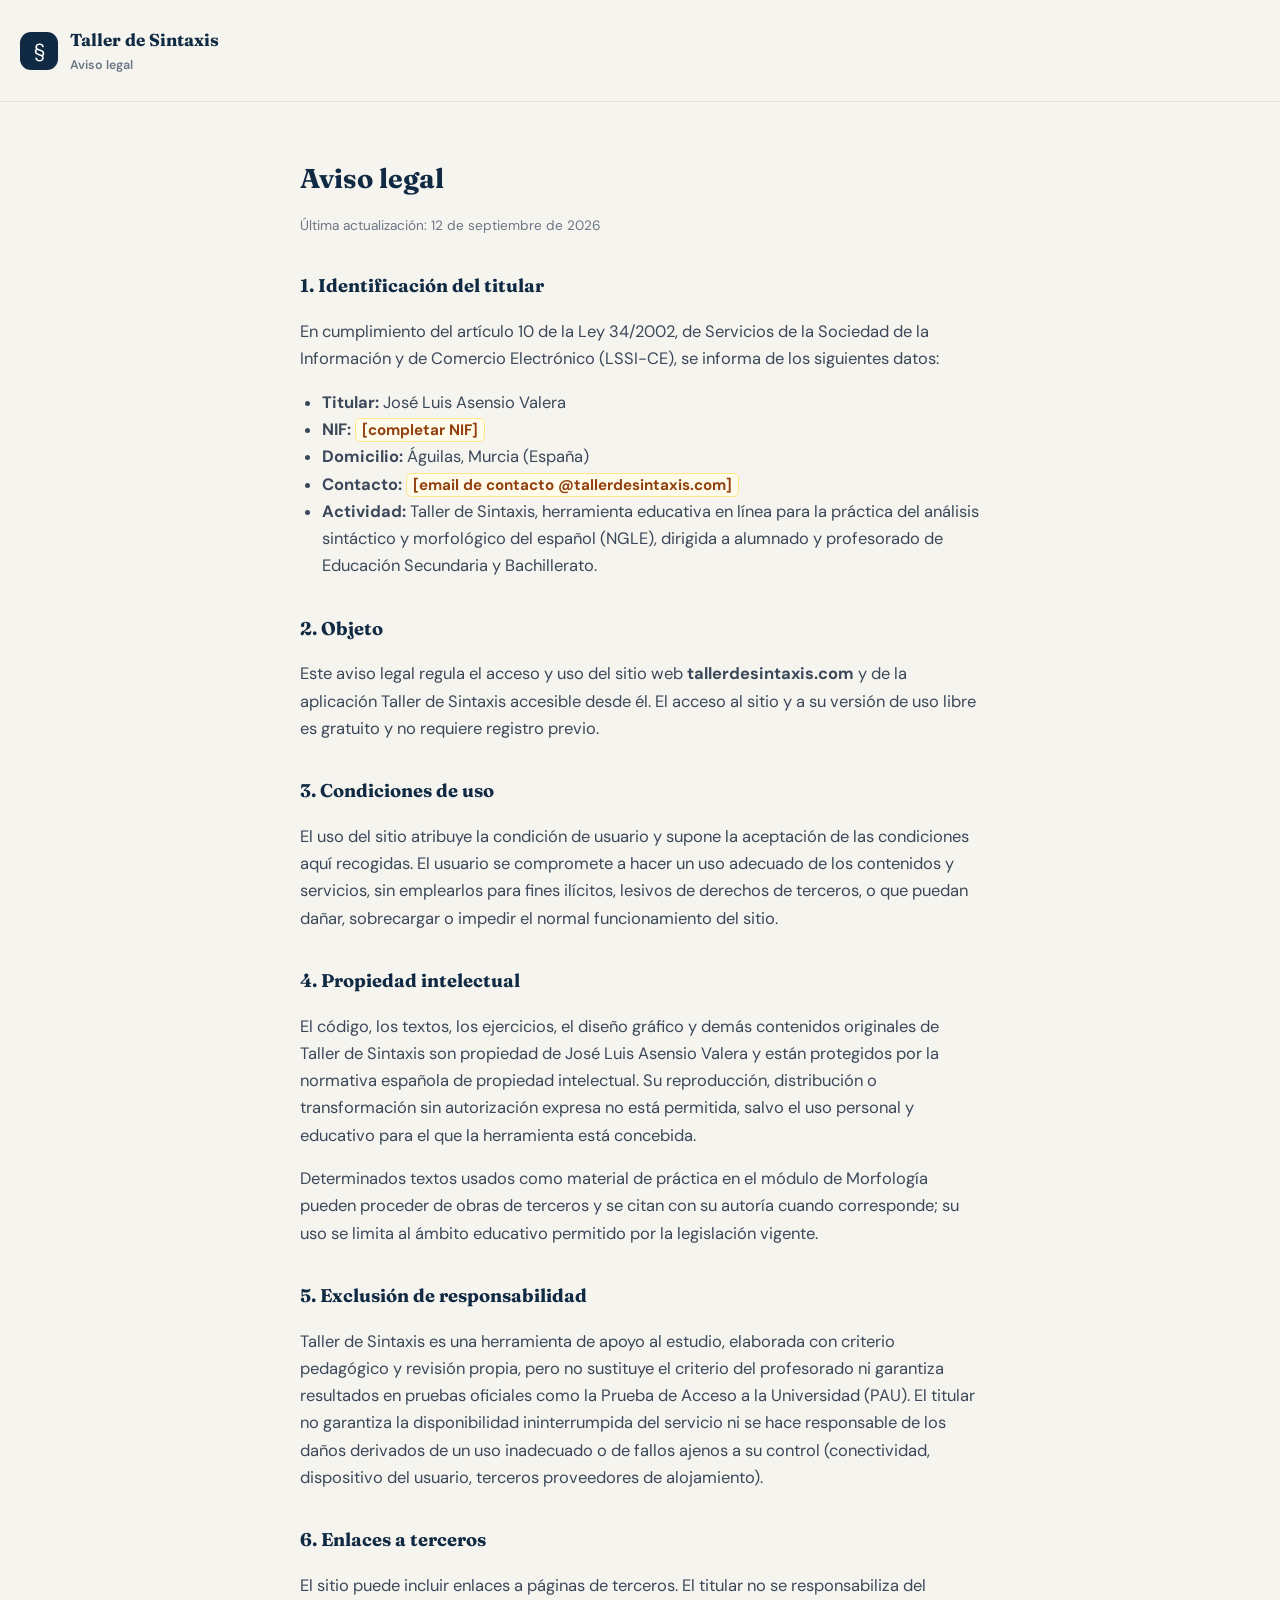
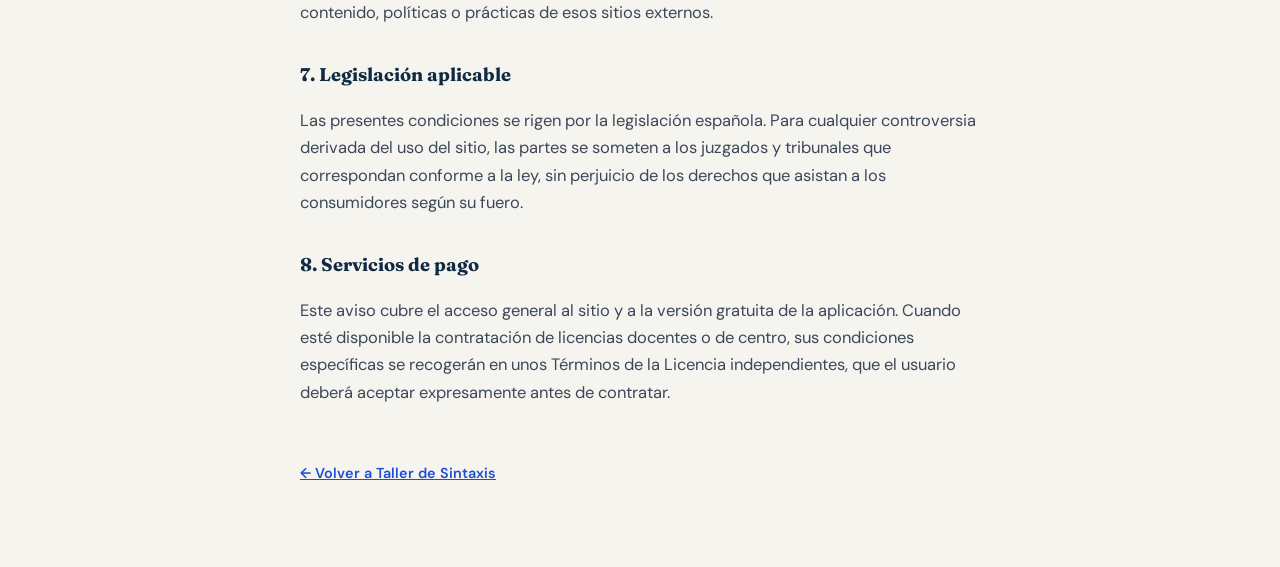
<file: aviso-legal.html>
<!DOCTYPE html>
<html lang="es">
<head>
<meta charset="UTF-8">
<meta name="viewport" content="width=device-width, initial-scale=1.0">
<title>Aviso Legal · Taller de Sintaxis</title>
<meta name="description" content="Aviso legal de Taller de Sintaxis: identificación del titular, condiciones de uso y propiedad intelectual.">
<meta name="robots" content="noindex">
<link rel="icon" href="assets/favicon.svg" type="image/svg+xml">
<link rel="preconnect" href="https://fonts.googleapis.com">
<link rel="preconnect" href="https://fonts.gstatic.com" crossorigin>
<link href="https://fonts.googleapis.com/css2?family=Fraunces:opsz,wght@9..144,600;9..144,700&family=DM+Sans:opsz,wght@9..40,400;9..40,500;9..40,700&display=swap" rel="stylesheet">
<style>
:root{
  --primary:#102A43; --secondary:#2563EB; --secondary-dk:#1D4ED8; --accent:#0F766E;
  --bg:#F6F4EF; --surface:#FFFFFF; --text:#1C2530; --text-2:#3B4859; --muted:#6B7686;
  --border:#E6E2D8; --warn-bg:#FFFBEB; --warn-bd:#FDE68A; --warn:#92400E;
  --font-display:'Fraunces', Georgia, serif;
  --font-body:'DM Sans', system-ui, -apple-system, 'Segoe UI', Roboto, sans-serif;
}
*{box-sizing:border-box}
body{margin:0; background:var(--bg); color:var(--text); font-family:var(--font-body); font-size:16.5px; line-height:1.65}
a{color:var(--secondary-dk)}
header{padding:26px 20px; display:flex; align-items:center; gap:12px; border-bottom:1px solid var(--border); background:rgba(246,244,239,.9)}
.mark{width:38px; height:38px; border-radius:11px; background:var(--primary); color:#fff; display:grid; place-items:center; font-size:19px; flex:none}
header b{font-family:var(--font-display); font-size:1.08rem; color:var(--primary)}
header span{display:block; font-size:.78rem; color:var(--muted); font-weight:600}
main{max-width:720px; margin:0 auto; padding:36px 20px 80px}
h1{font-family:var(--font-display); color:var(--primary); font-size:1.7rem; margin-bottom:6px}
.updated{color:var(--muted); font-size:.85rem; margin-bottom:32px}
h2{font-family:var(--font-display); color:var(--primary); font-size:1.15rem; margin-top:34px; margin-bottom:10px}
p, li{color:var(--text-2)}
ul{padding-left:22px}
.placeholder{background:var(--warn-bg); border:1.5px solid var(--warn-bd); color:var(--warn); padding:1px 6px; border-radius:5px; font-weight:700; font-size:.92em}
.back{display:inline-block; margin-top:40px; font-size:.9rem; font-weight:600}
</style>
</head>
<body>
<header>
  <div class="mark">§</div>
  <div><b>Taller de Sintaxis</b><span>Aviso legal</span></div>
</header>
<main>
  <h1>Aviso legal</h1>
  <p class="updated">Última actualización: 12 de septiembre de 2026</p>

  <h2>1. Identificación del titular</h2>
  <p>En cumplimiento del artículo 10 de la Ley 34/2002, de Servicios de la
  Sociedad de la Información y de Comercio Electrónico (LSSI-CE), se informa
  de los siguientes datos:</p>
  <ul>
    <li><strong>Titular:</strong> José Luis Asensio Valera</li>
    <li><strong>NIF:</strong> <span class="placeholder">[completar NIF]</span></li>
    <li><strong>Domicilio:</strong> Águilas, Murcia (España)</li>
    <li><strong>Contacto:</strong> <span class="placeholder">[email de contacto @tallerdesintaxis.com]</span></li>
    <li><strong>Actividad:</strong> Taller de Sintaxis, herramienta educativa
    en línea para la práctica del análisis sintáctico y morfológico del
    español (NGLE), dirigida a alumnado y profesorado de Educación Secundaria
    y Bachillerato.</li>
  </ul>

  <h2>2. Objeto</h2>
  <p>Este aviso legal regula el acceso y uso del sitio web
  <strong>tallerdesintaxis.com</strong> y de la aplicación Taller de Sintaxis
  accesible desde él. El acceso al sitio y a su versión de uso libre es
  gratuito y no requiere registro previo.</p>

  <h2>3. Condiciones de uso</h2>
  <p>El uso del sitio atribuye la condición de usuario y supone la aceptación
  de las condiciones aquí recogidas. El usuario se compromete a hacer un uso
  adecuado de los contenidos y servicios, sin emplearlos para fines
  ilícitos, lesivos de derechos de terceros, o que puedan dañar, sobrecargar
  o impedir el normal funcionamiento del sitio.</p>

  <h2>4. Propiedad intelectual</h2>
  <p>El código, los textos, los ejercicios, el diseño gráfico y demás
  contenidos originales de Taller de Sintaxis son propiedad de José Luis
  Asensio Valera y están protegidos por la normativa española de propiedad
  intelectual. Su reproducción, distribución o transformación sin
  autorización expresa no está permitida, salvo el uso personal y educativo
  para el que la herramienta está concebida.</p>
  <p>Determinados textos usados como material de práctica en el módulo de
  Morfología pueden proceder de obras de terceros y se citan con su autoría
  cuando corresponde; su uso se limita al ámbito educativo permitido por la
  legislación vigente.</p>

  <h2>5. Exclusión de responsabilidad</h2>
  <p>Taller de Sintaxis es una herramienta de apoyo al estudio, elaborada con
  criterio pedagógico y revisión propia, pero no sustituye el criterio del
  profesorado ni garantiza resultados en pruebas oficiales como la Prueba de
  Acceso a la Universidad (PAU). El titular no garantiza la disponibilidad
  ininterrumpida del servicio ni se hace responsable de los daños derivados
  de un uso inadecuado o de fallos ajenos a su control (conectividad,
  dispositivo del usuario, terceros proveedores de alojamiento).</p>

  <h2>6. Enlaces a terceros</h2>
  <p>El sitio puede incluir enlaces a páginas de terceros. El titular no se
  responsabiliza del contenido, políticas o prácticas de esos sitios
  externos.</p>

  <h2>7. Legislación aplicable</h2>
  <p>Las presentes condiciones se rigen por la legislación española. Para
  cualquier controversia derivada del uso del sitio, las partes se someten a
  los juzgados y tribunales que correspondan conforme a la ley, sin perjuicio
  de los derechos que asistan a los consumidores según su fuero.</p>

  <h2>8. Servicios de pago</h2>
  <p>Este aviso cubre el acceso general al sitio y a la versión gratuita de
  la aplicación. Cuando esté disponible la contratación de licencias
  docentes o de centro, sus condiciones específicas se recogerán en unos
  Términos de la Licencia independientes, que el usuario deberá aceptar
  expresamente antes de contratar.</p>

  <a class="back" href="index.html">← Volver a Taller de Sintaxis</a>
</main>
</body>
</html>
</file>
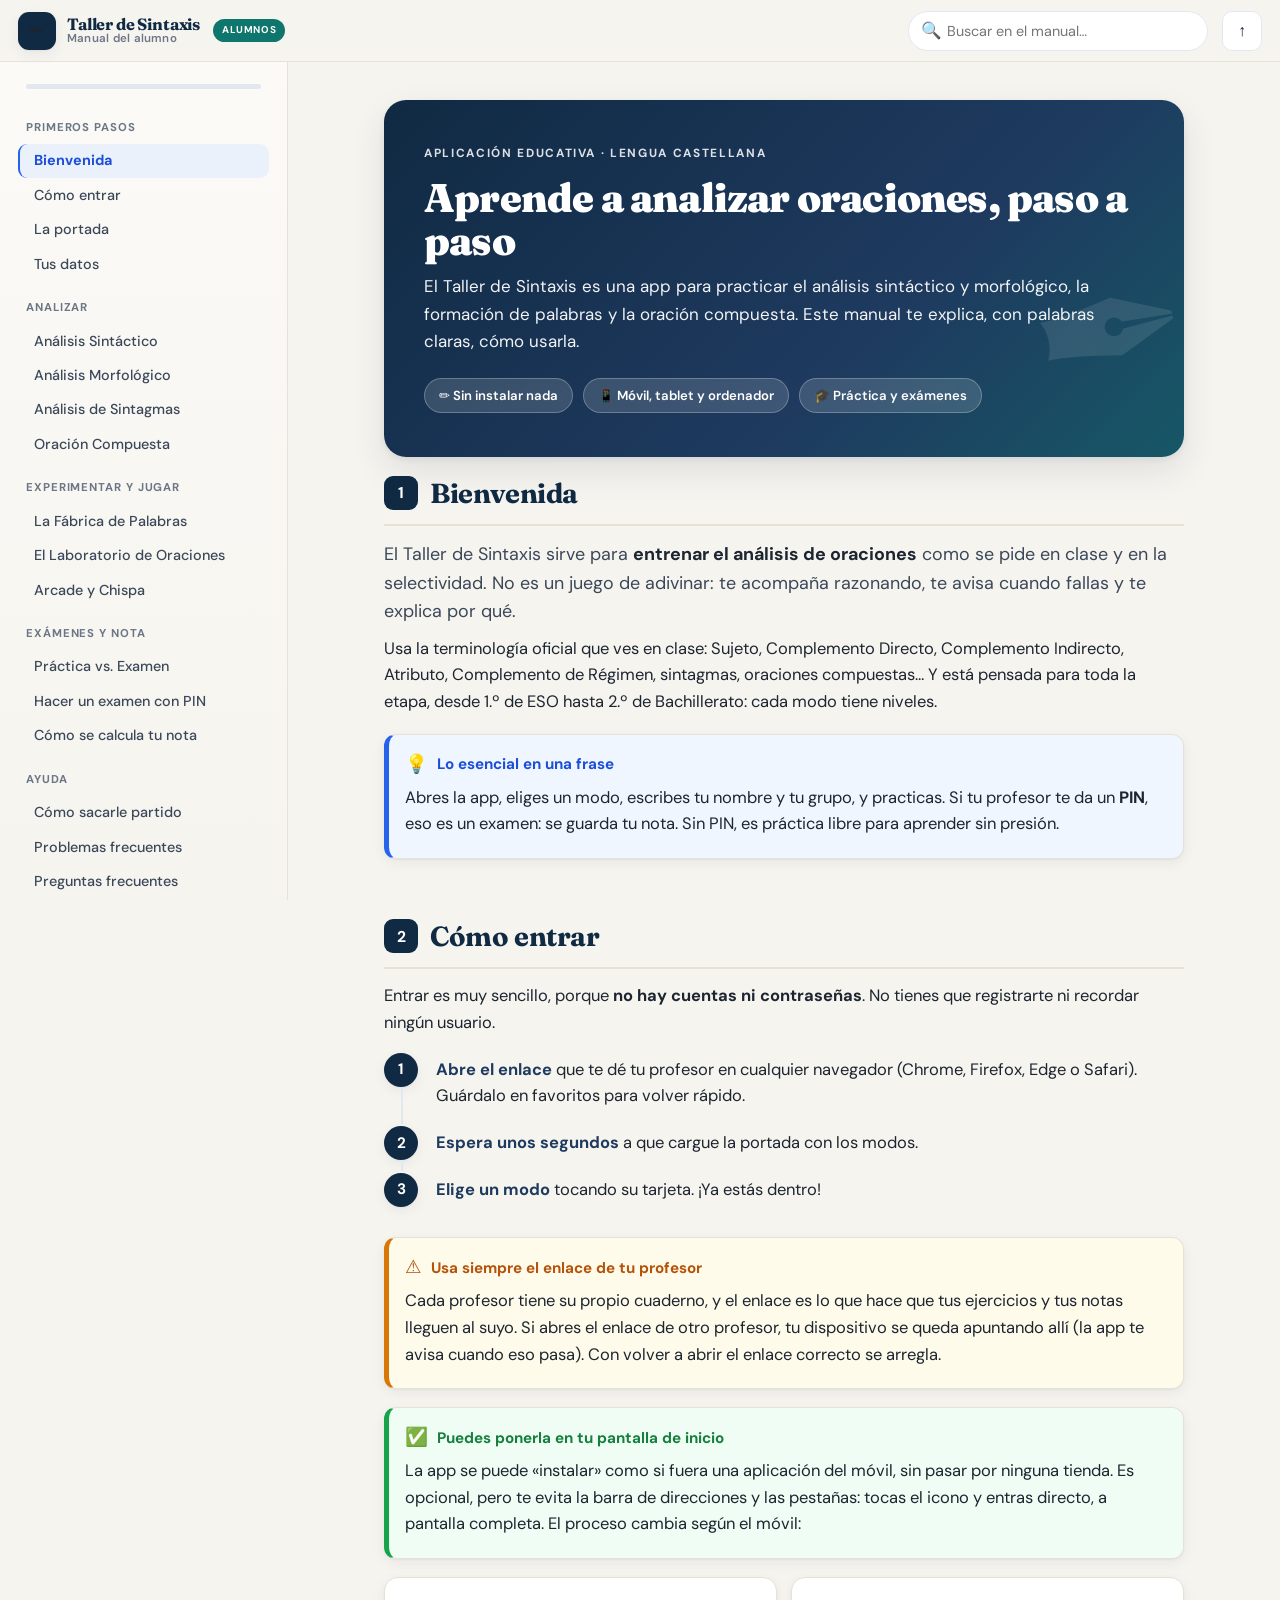
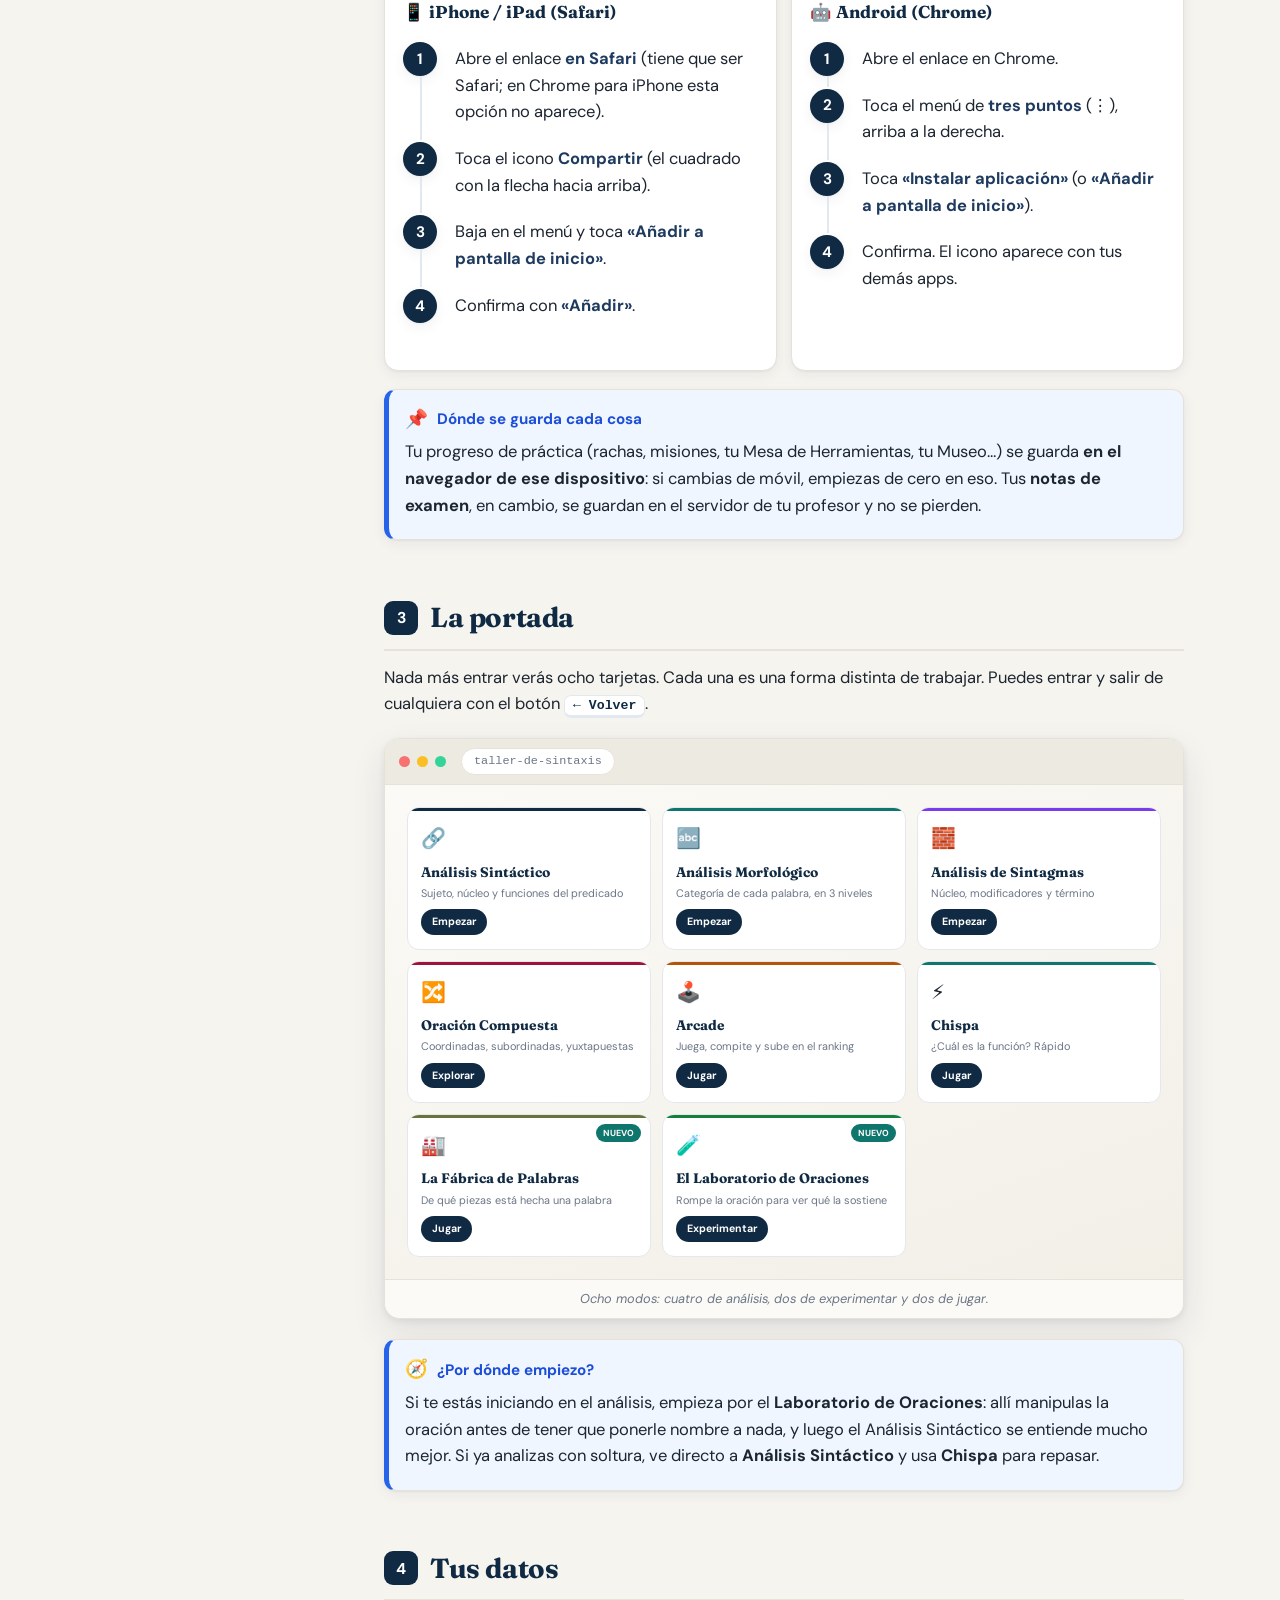
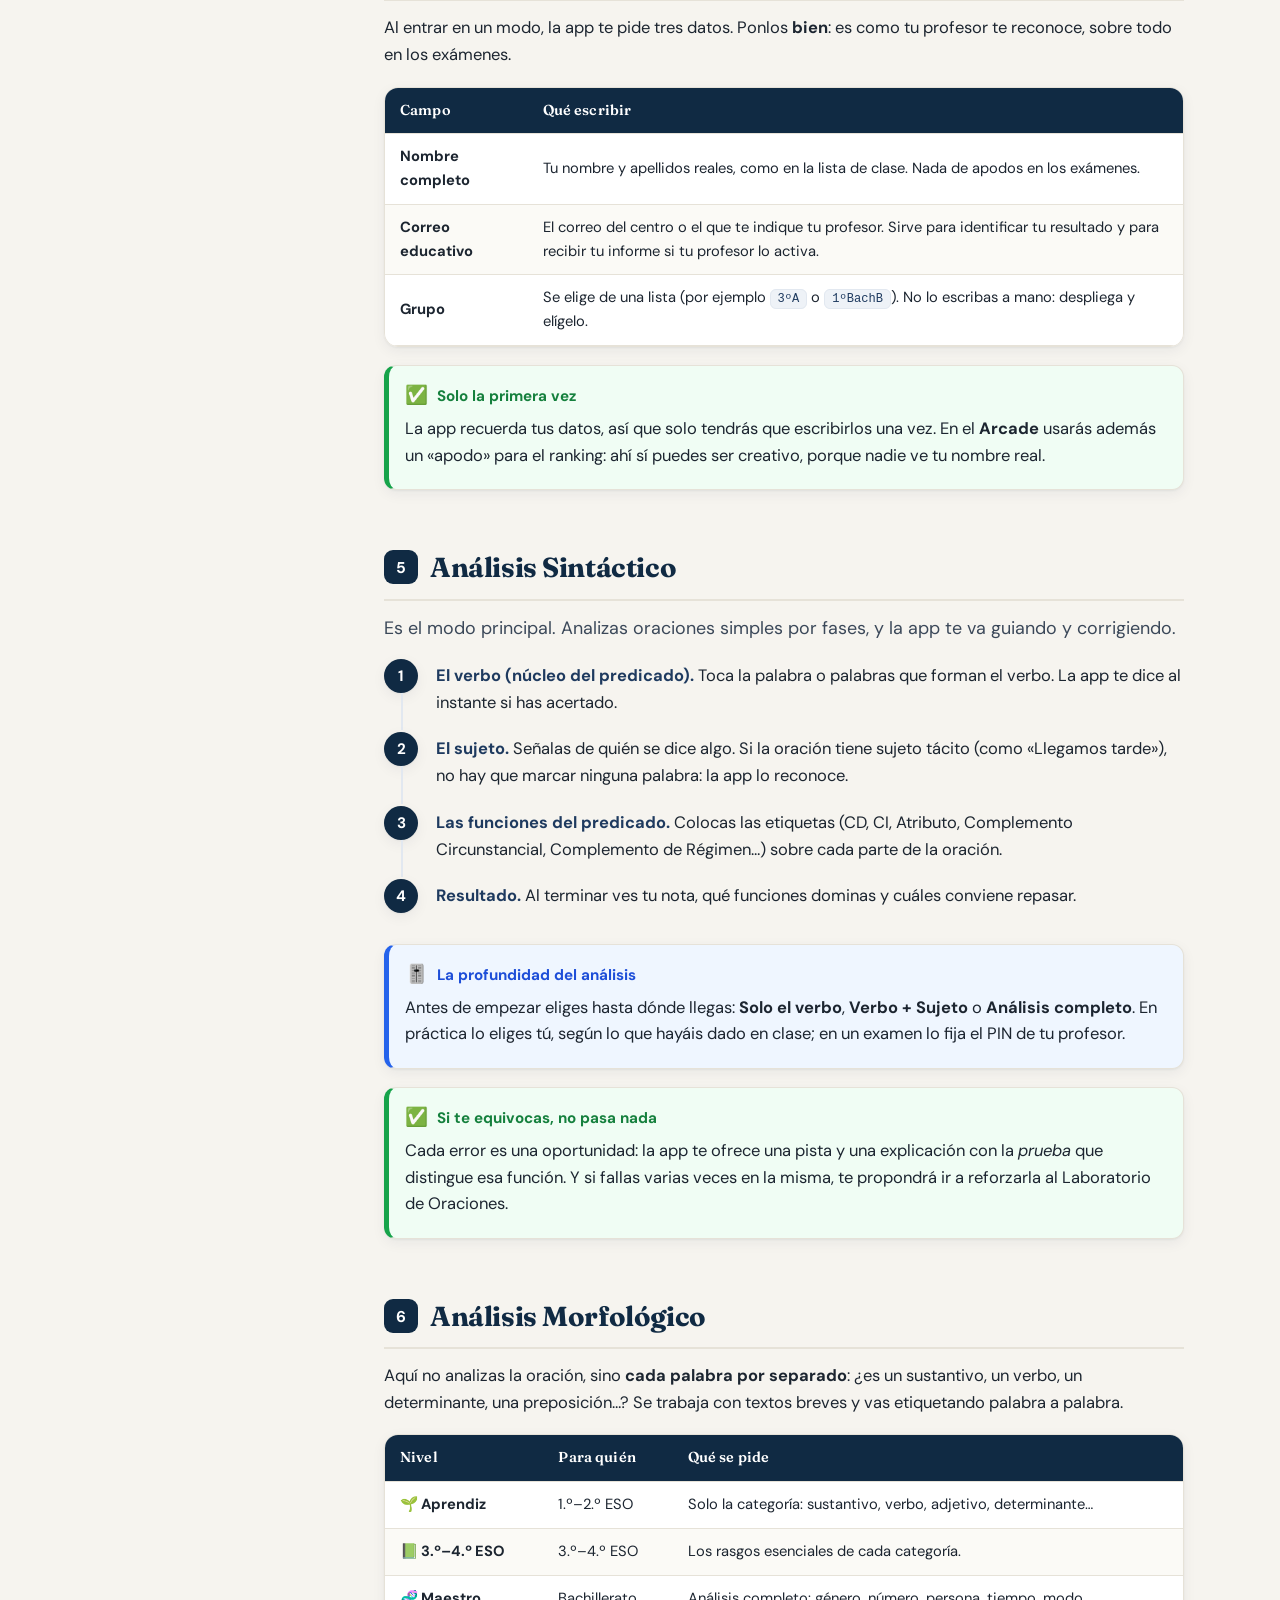
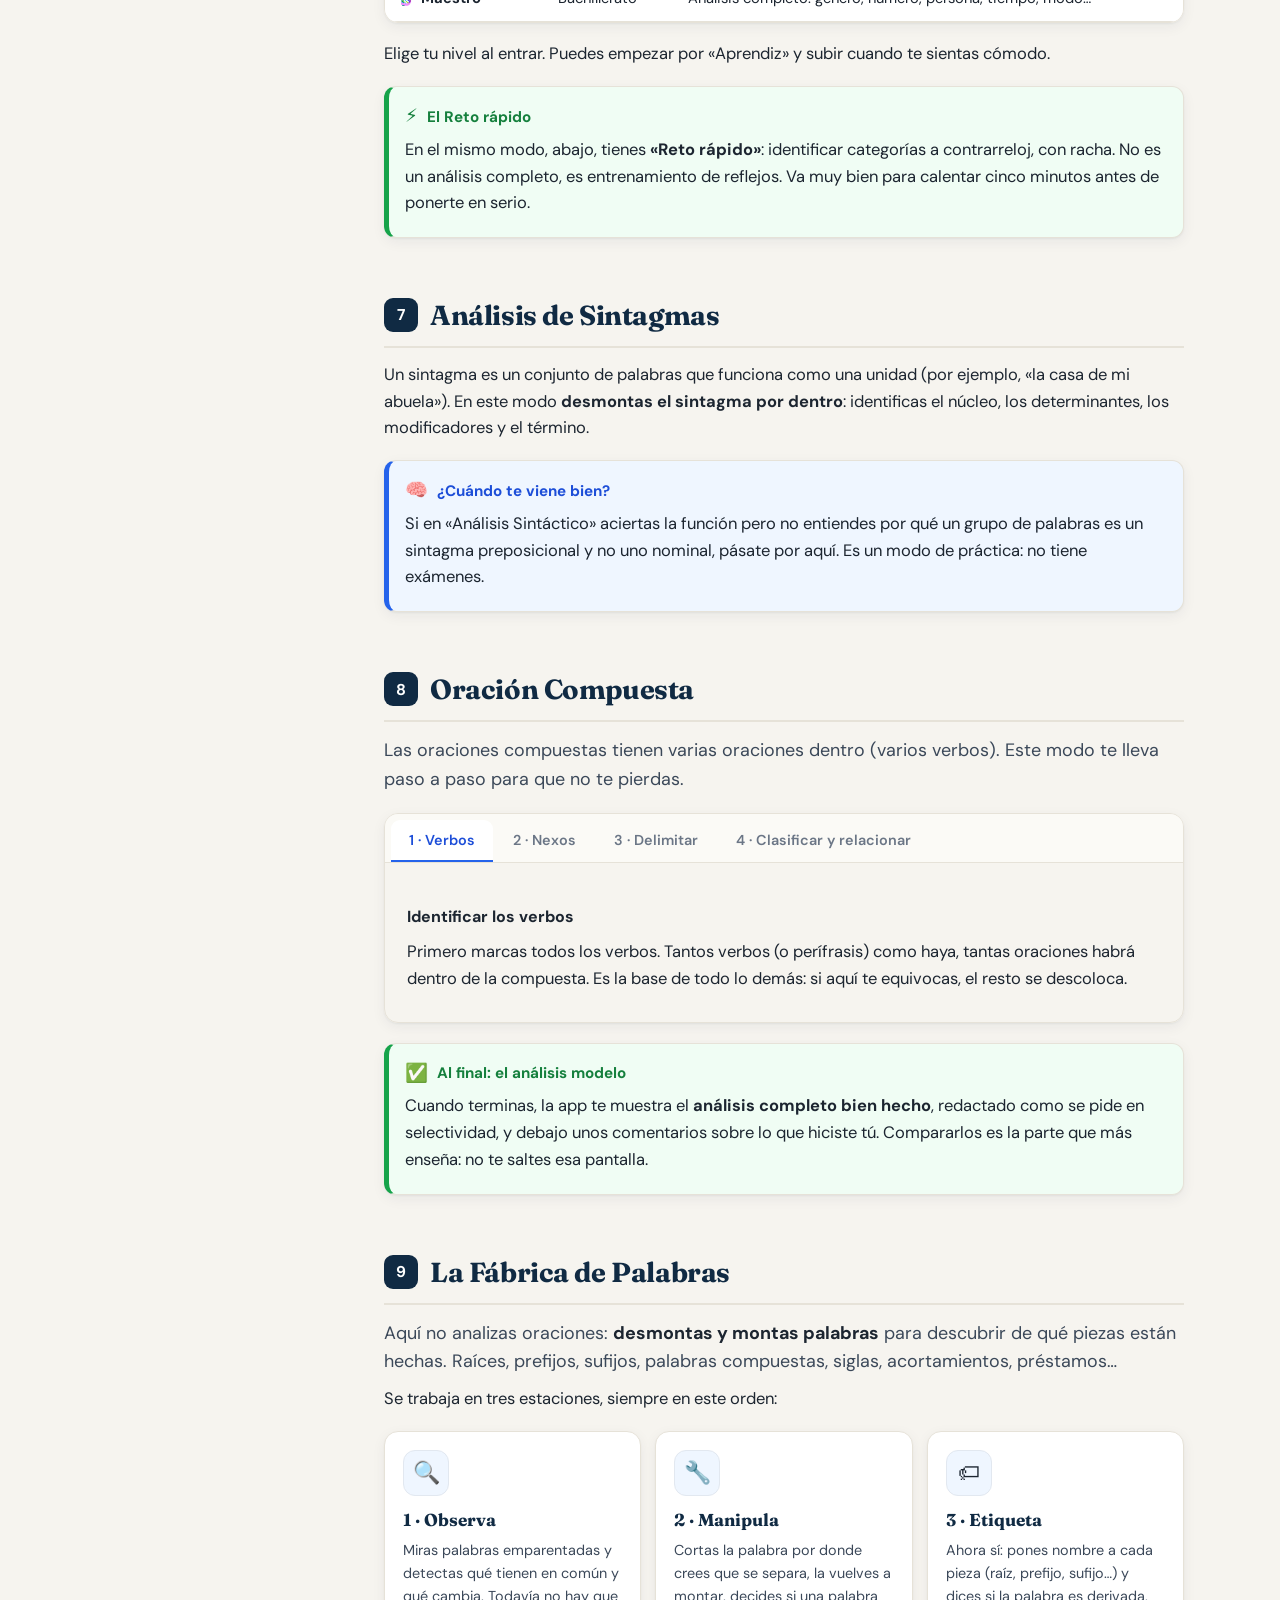
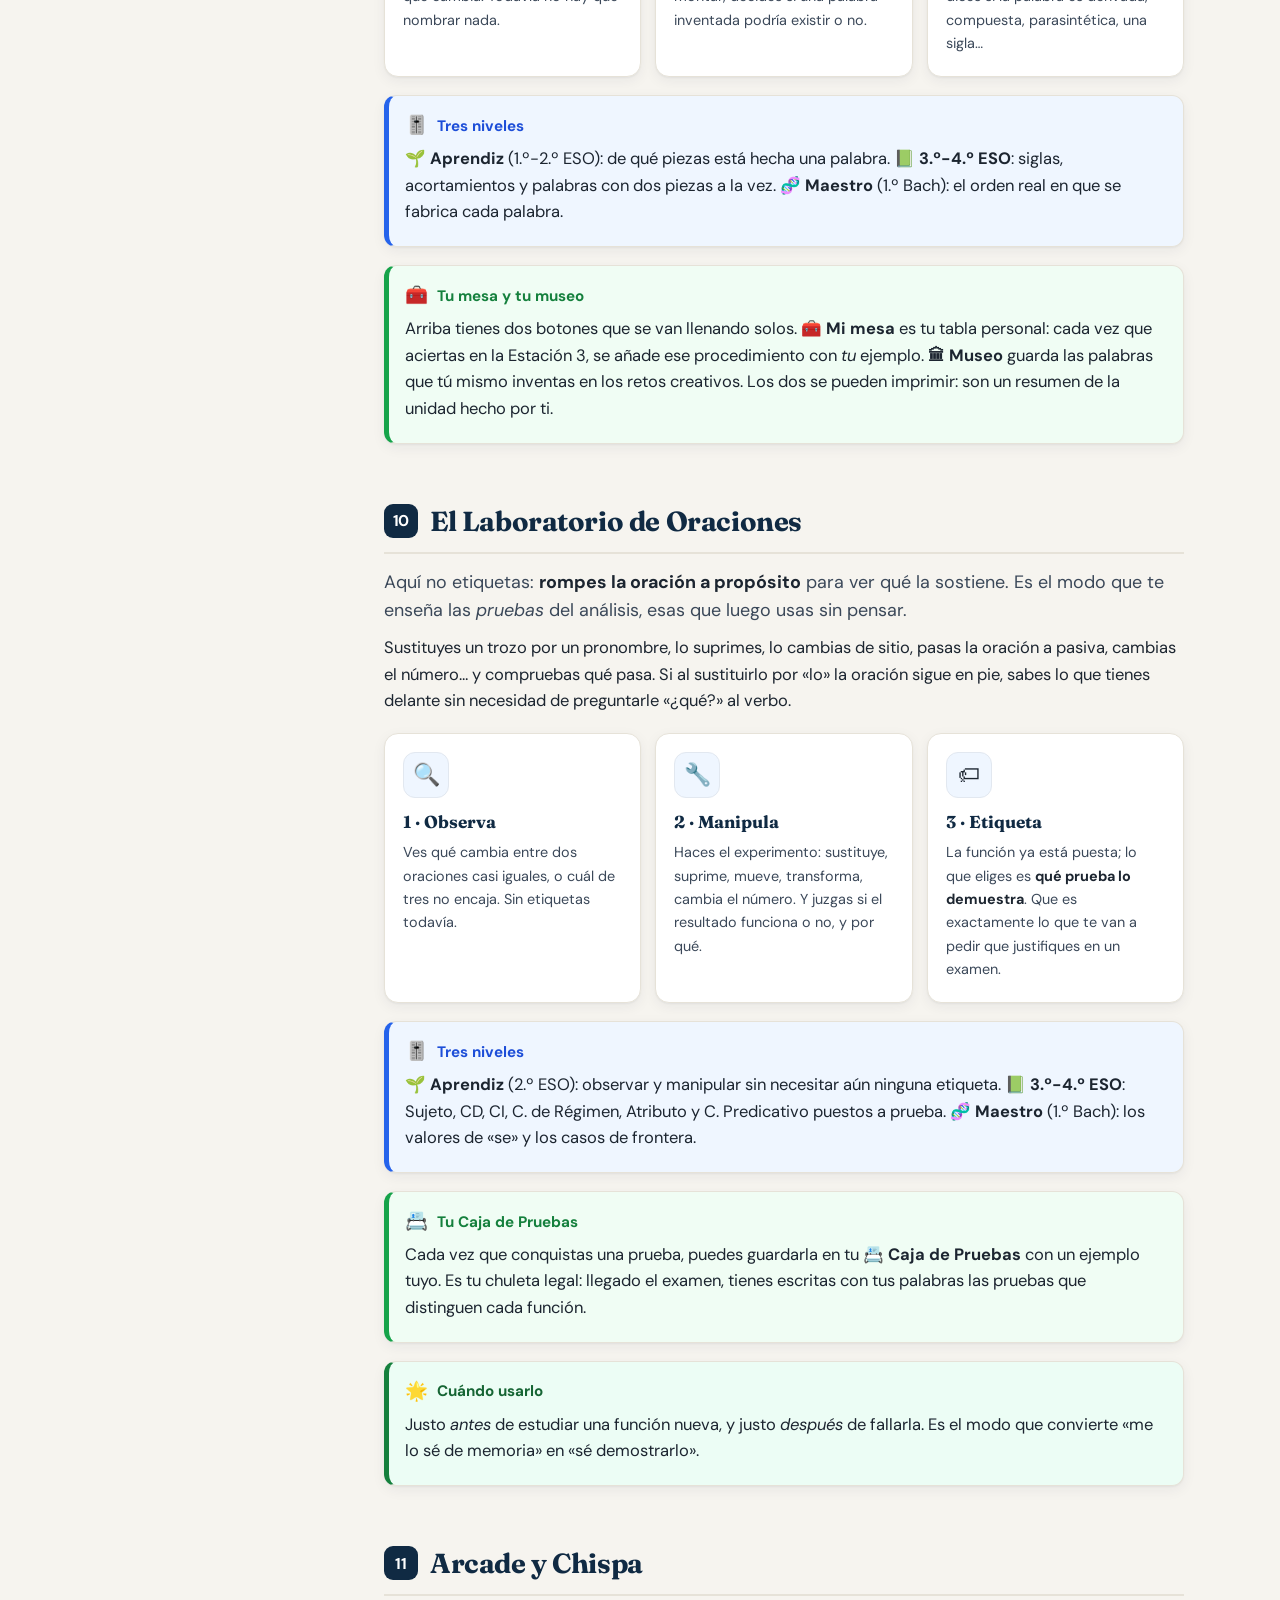
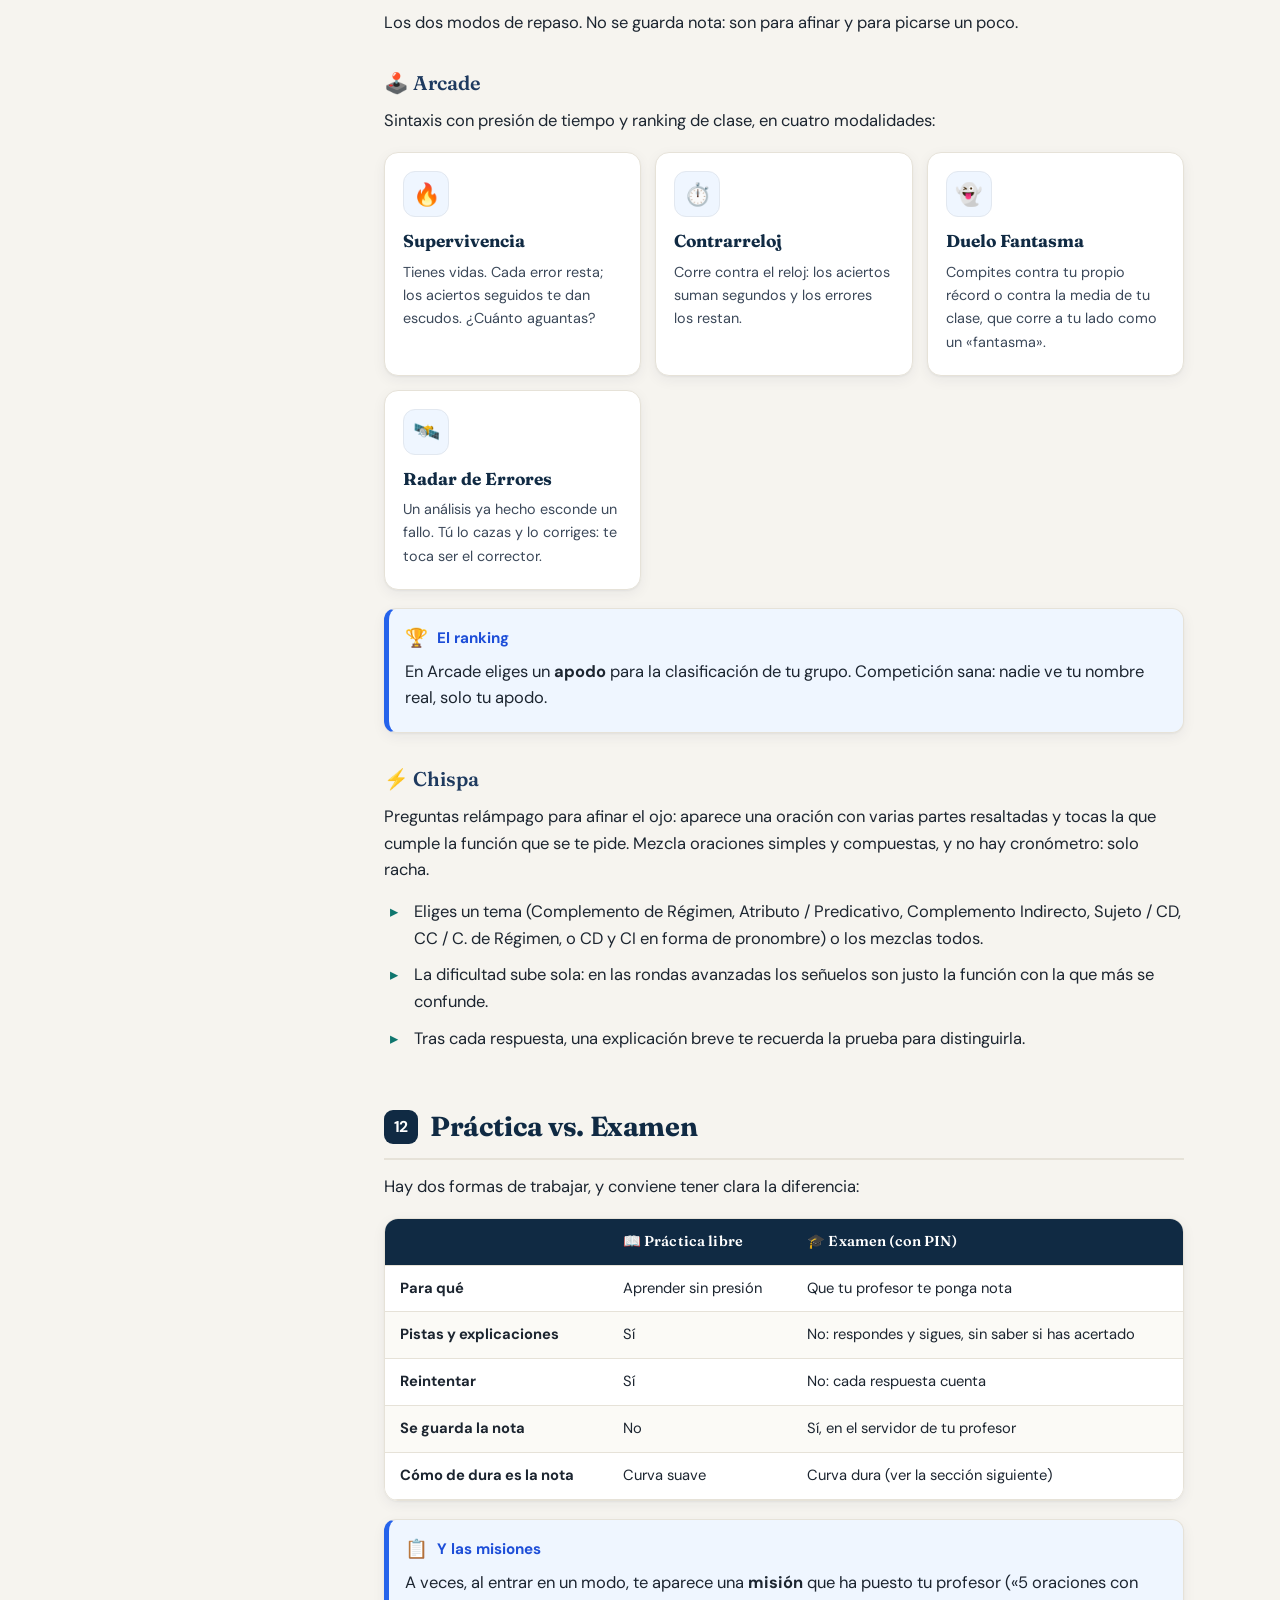
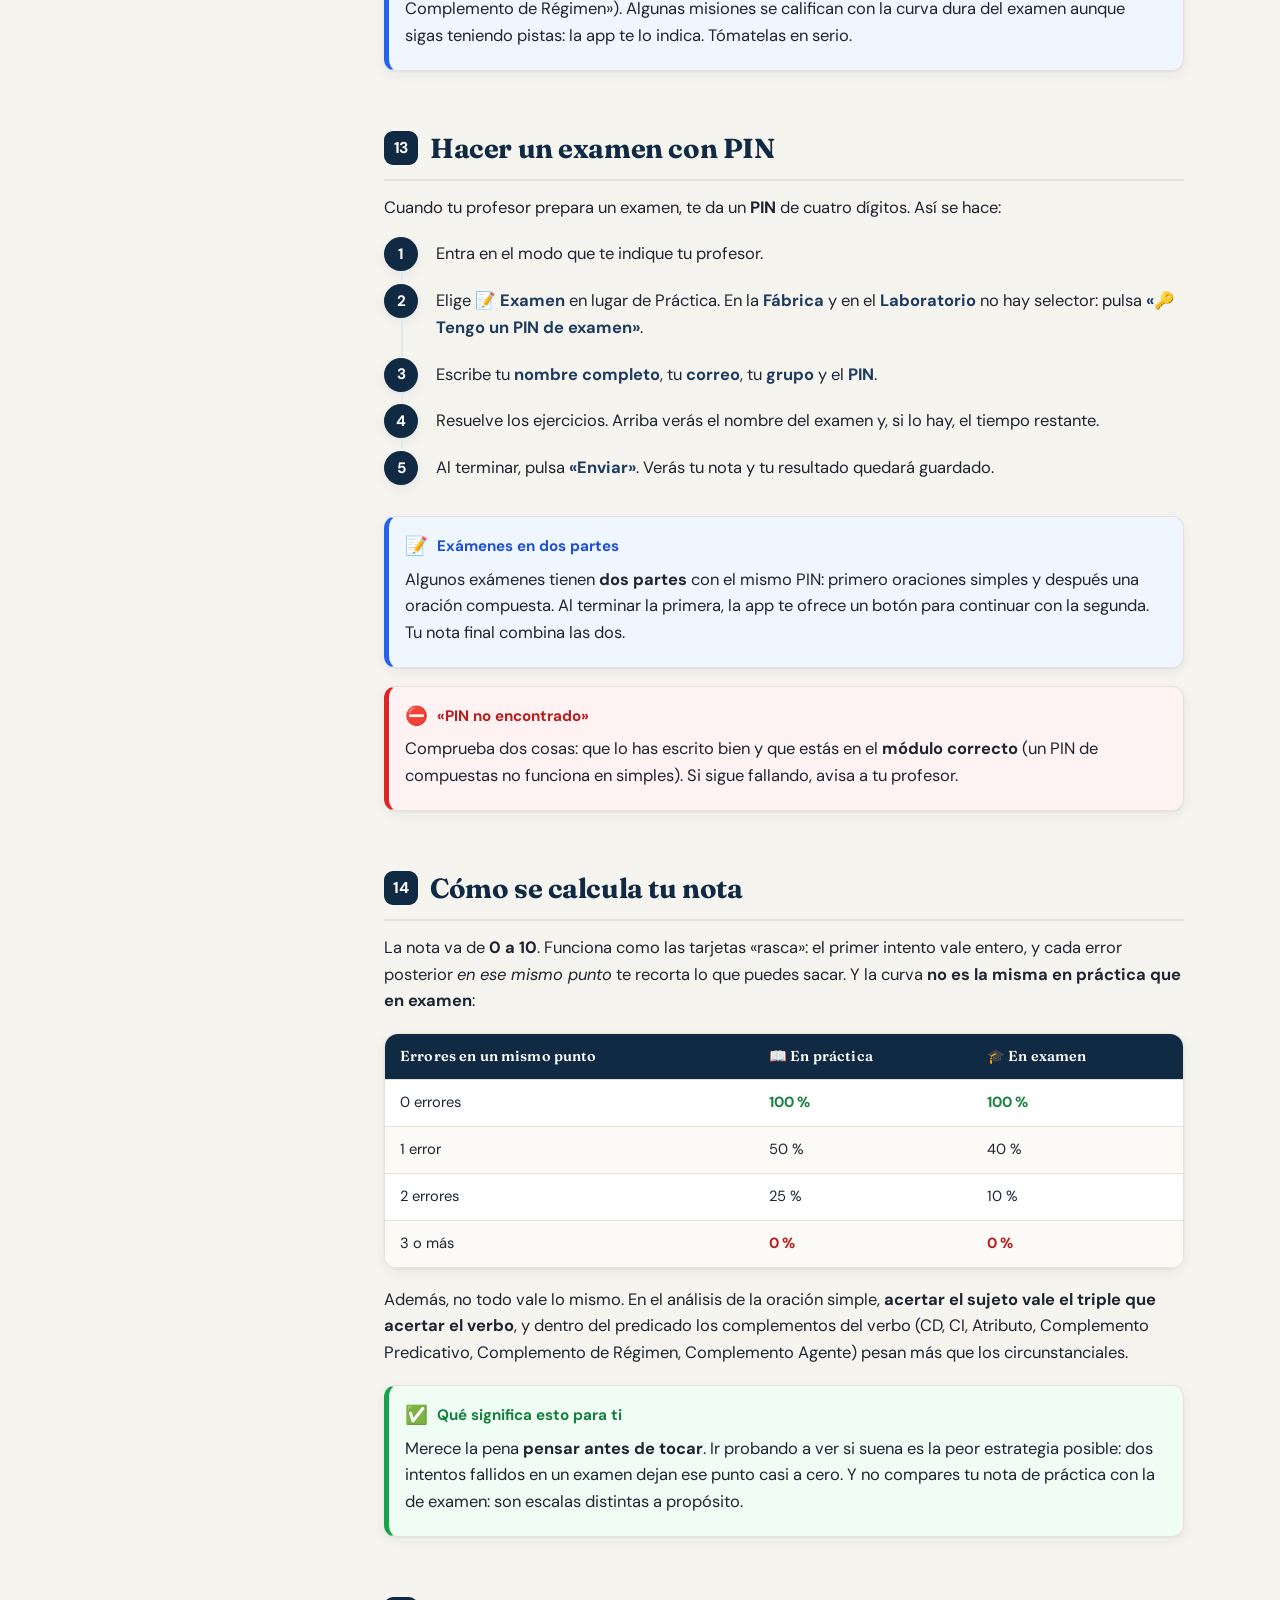
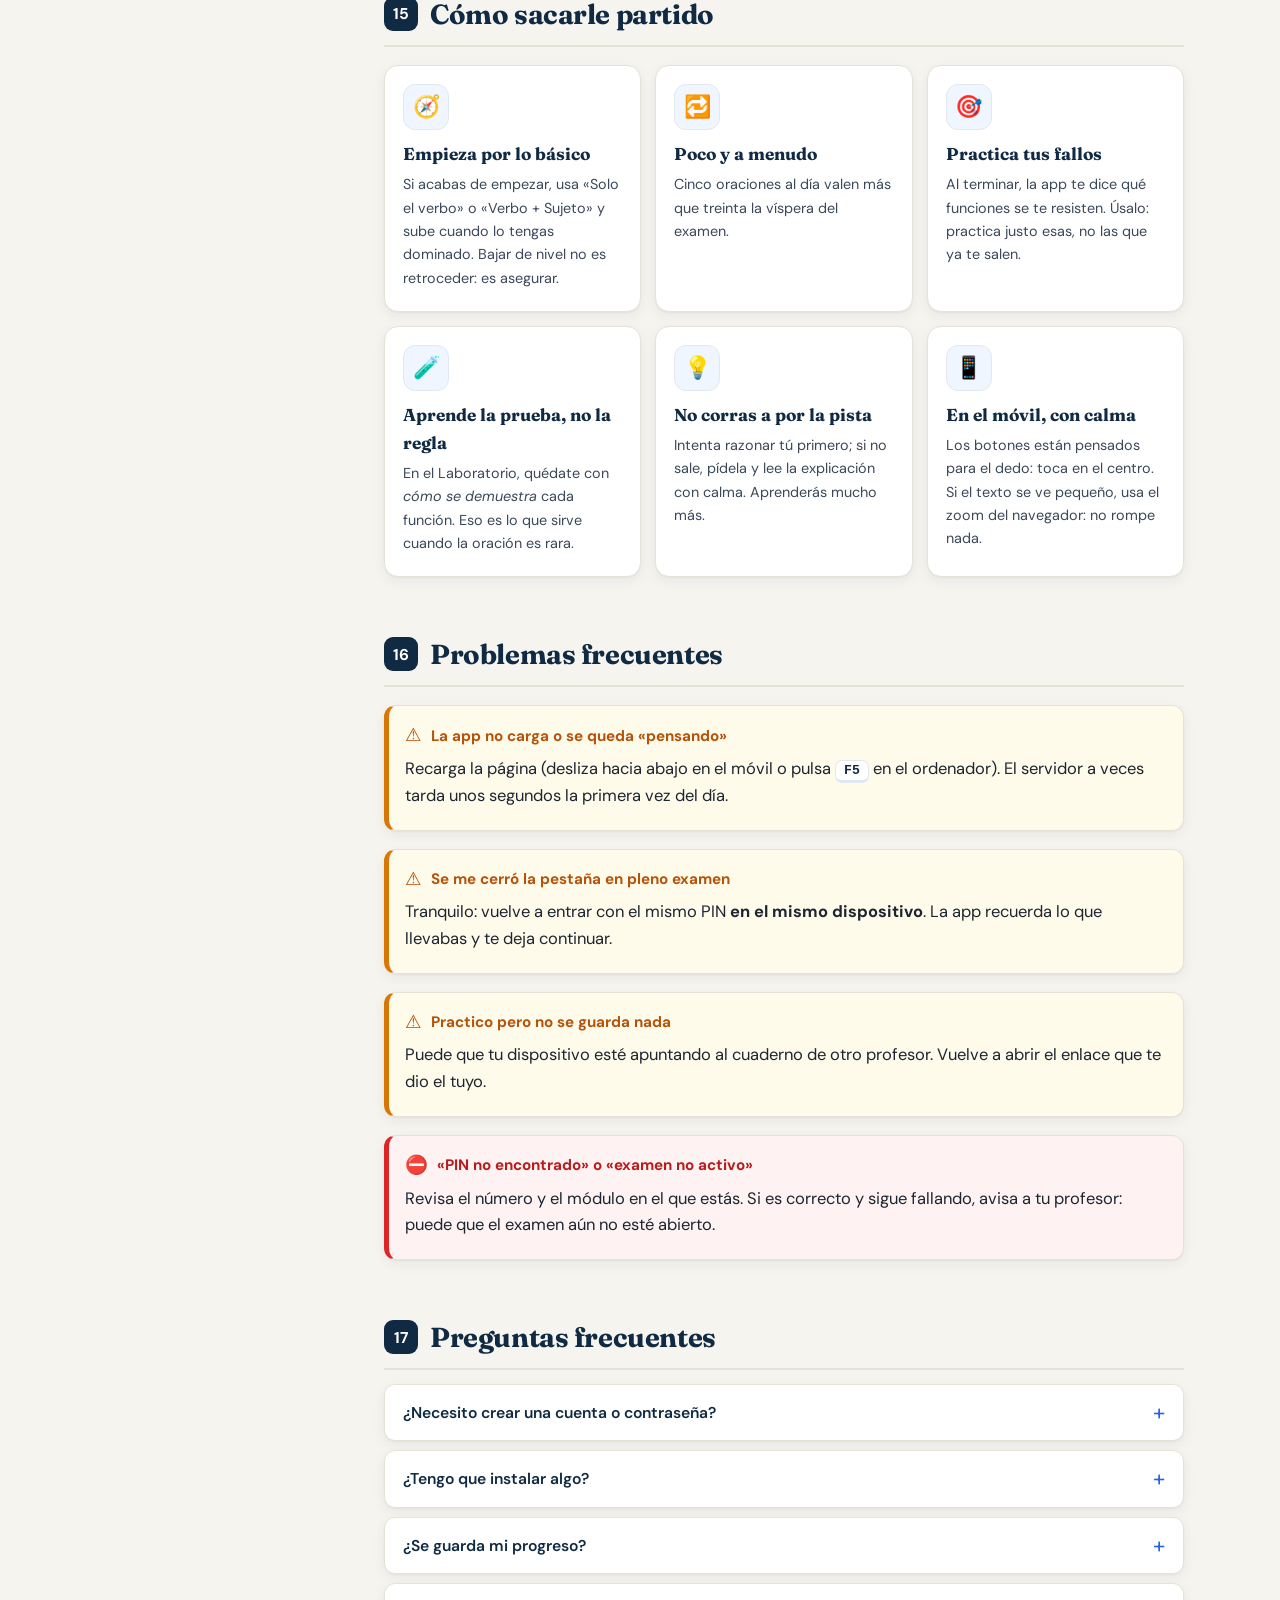
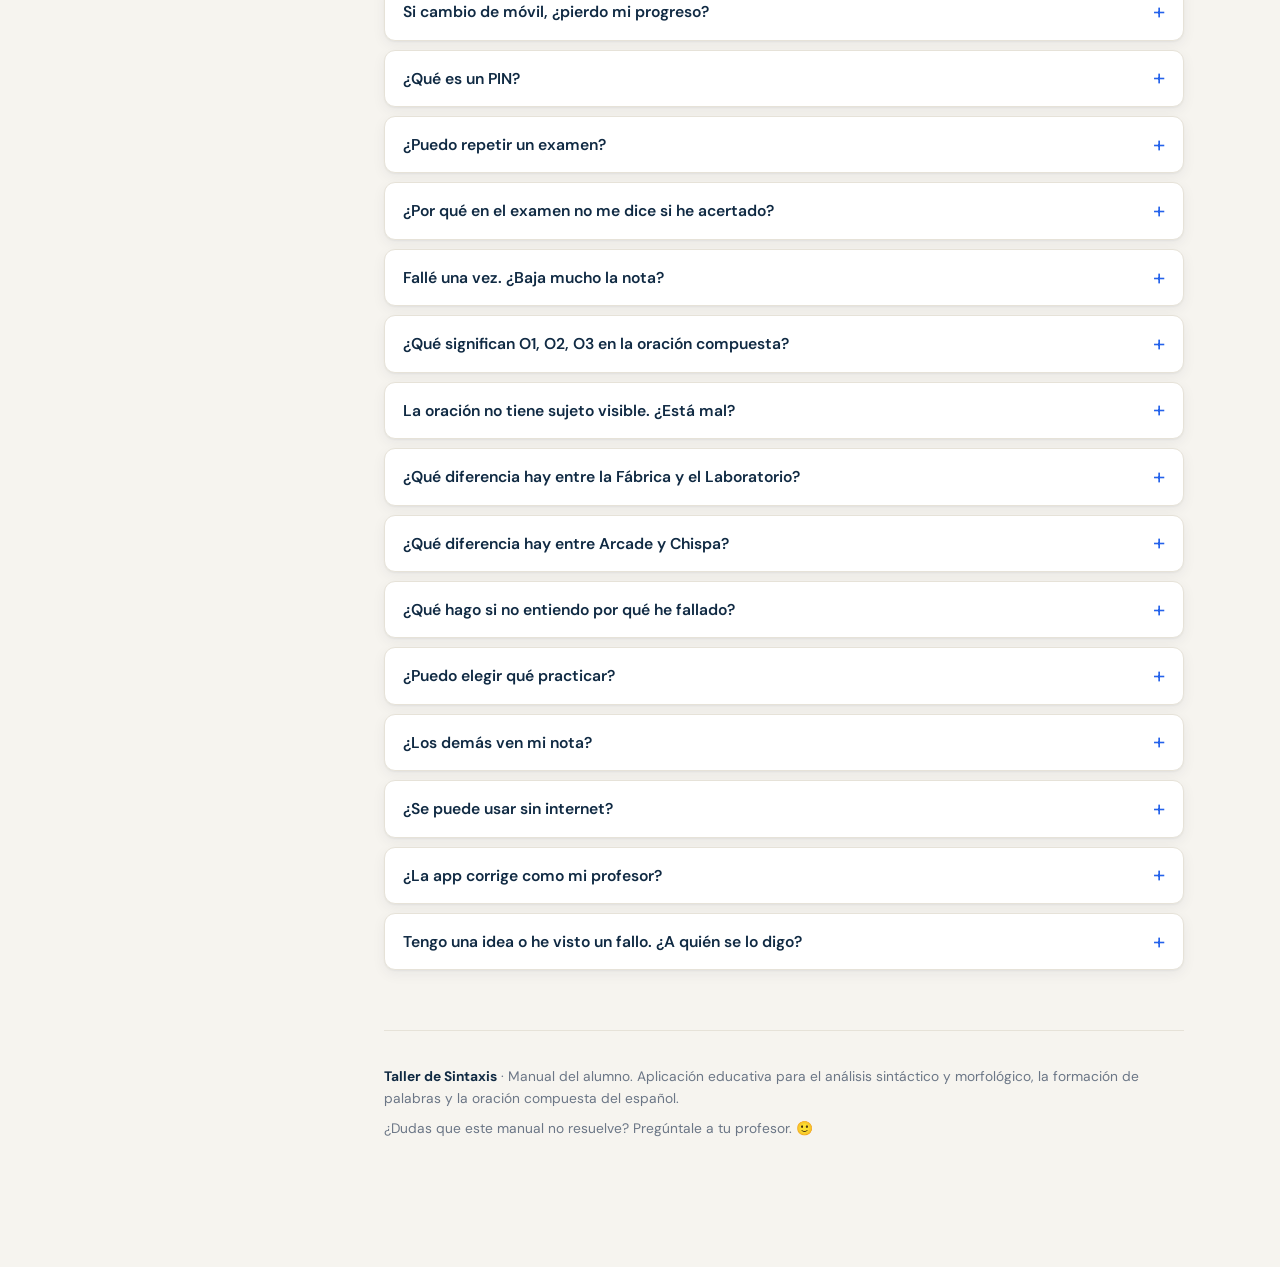
<file: manual-alumno.html>
<!DOCTYPE html>
<html lang="es">
<head>
<meta charset="UTF-8">
<meta name="viewport" content="width=device-width, initial-scale=1.0">
<title>Manual del Alumno · Taller de Sintaxis</title>
<meta name="description" content="Guía del Taller de Sintaxis para estudiantes: cómo entrar, los ocho modos (análisis, Fábrica de Palabras, Laboratorio de Oraciones y juegos), los exámenes con PIN y cómo se calcula tu nota.">
<link rel="icon" href="assets/favicon.svg" type="image/svg+xml">
<link rel="preconnect" href="https://fonts.googleapis.com">
<link rel="preconnect" href="https://fonts.gstatic.com" crossorigin>
<link href="https://fonts.googleapis.com/css2?family=Fraunces:opsz,wght@9..144,500;9..144,600;9..144,700;9..144,900&family=DM+Sans:opsz,wght@9..40,400;9..40,500;9..40,600;9..40,700&display=swap" rel="stylesheet">
<style>
/* ============================================================
   TALLER DE SINTAXIS · SISTEMA DE DISEÑO DE MANUALES
   Paleta armonizada: navy #102A43 (app theme_color) + azul app
   #2563EB + teal #0F766E, sobre papel cálido. Titulares en
   Fraunces (fuente insignia de la app), texto en DM Sans.
   ============================================================ */
:root{
  --primary:#102A43; --primary-2:#1E3A5F; --primary-soft:#2C4A6E;
  --secondary:#2563EB; --secondary-dk:#1D4ED8;
  --accent:#0F766E; --accent-lt:#0d9488;

  --info:#2563EB;      --info-bg:#EFF6FF;  --info-bd:#BFDBFE;
  --ok:#16A34A;        --ok-bg:#F0FDF4;    --ok-bd:#86EFAC;
  --best:#15803D;      --best-bg:#ECFDF5;  --best-bd:#6EE7B7;
  --warn:#D97706;      --warn-bg:#FFFBEB;  --warn-bd:#FDE68A;
  --err:#DC2626;       --err-bg:#FEF2F2;   --err-bd:#FCA5A5;

  --bg:#F6F4EF; --surface:#FFFFFF; --surface-2:#FBFAF6;
  --text:#1C2530; --text-2:#3B4859; --muted:#6B7686;
  --border:#E6E2D8; --border-cool:#E2E8F0;

  --radius:14px; --radius-sm:9px;
  --shadow-sm:0 1px 2px rgba(16,42,67,.05), 0 4px 14px rgba(16,42,67,.06);
  --shadow-md:0 2px 6px rgba(16,42,67,.07), 0 14px 34px rgba(16,42,67,.10);
  --sidebar-w:288px; --topbar-h:62px;
  --font-display:'Fraunces', Georgia, 'Times New Roman', serif;
  --font-body:'DM Sans', system-ui, -apple-system, 'Segoe UI', Roboto, sans-serif;
  --font-mono:ui-monospace, 'SF Mono', 'Cascadia Code', Consolas, 'Courier New', monospace;
}
*{box-sizing:border-box}
html{scroll-behavior:smooth; scroll-padding-top:calc(var(--topbar-h) + 18px)}
body{
  margin:0; background:var(--bg); color:var(--text);
  font-family:var(--font-body); font-size:16.5px; line-height:1.62;
  -webkit-font-smoothing:antialiased; text-rendering:optimizeLegibility;
}
a{color:var(--secondary-dk); text-decoration:none}
a:hover{text-decoration:underline}
.skip{position:absolute; left:-999px; top:0; background:var(--primary); color:#fff; padding:10px 16px; border-radius:0 0 8px 0; z-index:100}
.skip:focus{left:0}

/* ── TOPBAR ─────────────────────────────────────────────── */
.topbar{
  position:fixed; top:0; left:0; right:0; height:var(--topbar-h); z-index:40;
  display:flex; align-items:center; gap:14px; padding:0 18px;
  background:rgba(246,244,239,.86); backdrop-filter:blur(14px) saturate(1.2);
  border-bottom:1px solid var(--border);
}
.tb-brand{display:flex; align-items:center; gap:11px; min-width:0}
.tb-mark{
  width:38px; height:38px; flex:none; border-radius:11px; background:var(--primary);
  display:grid; place-items:center; font-size:20px; box-shadow:var(--shadow-sm);
}
.tb-titles{display:flex; flex-direction:column; line-height:1.12; min-width:0}
.tb-titles b{font-family:var(--font-display); font-weight:700; font-size:1.02rem; color:var(--primary); letter-spacing:-.01em}
.tb-titles span{font-size:.72rem; color:var(--muted); font-weight:600; letter-spacing:.02em}
.tb-badge{margin-left:2px; font-size:.62rem; font-weight:700; text-transform:uppercase; letter-spacing:.06em;
  background:var(--accent); color:#fff; padding:3px 9px; border-radius:99px}
.tb-spacer{flex:1}
.tb-search{position:relative; width:min(300px, 40vw)}
.tb-search input{
  width:100%; height:40px; padding:0 14px 0 38px; border-radius:99px;
  border:1.5px solid var(--border-cool); background:var(--surface); color:var(--text);
  font-family:inherit; font-size:.9rem; outline:none; transition:border-color .15s, box-shadow .15s;
}
.tb-search input:focus{border-color:var(--secondary); box-shadow:0 0 0 3px rgba(37,99,235,.14)}
.tb-search .ico{position:absolute; left:13px; top:50%; transform:translateY(-50%); color:var(--muted); pointer-events:none}
.tb-btn{
  width:40px; height:40px; flex:none; border-radius:10px; border:1.5px solid var(--border-cool);
  background:var(--surface); color:var(--primary); font-size:1rem; cursor:pointer; display:grid; place-items:center;
  transition:transform .12s, background .15s;
}
.tb-btn:hover{background:var(--info-bg); transform:translateY(-1px)}
.menu-toggle{display:none}

/* ── LAYOUT ─────────────────────────────────────────────── */
.shell{display:flex; padding-top:var(--topbar-h)}
.sidebar{
  position:fixed; top:var(--topbar-h); bottom:0; left:0; width:var(--sidebar-w);
  overflow-y:auto; padding:22px 14px 60px; border-right:1px solid var(--border);
  background:linear-gradient(180deg, var(--surface-2), var(--bg));
}
.side-group{margin-bottom:6px}
.side-group > .side-head{
  display:flex; align-items:center; gap:8px; width:100%; text-align:left; cursor:pointer;
  background:none; border:none; font-family:inherit; color:var(--muted);
  font-size:.71rem; font-weight:700; text-transform:uppercase; letter-spacing:.08em;
  padding:12px 12px 6px; }
.side-group ul{list-style:none; margin:0 0 4px; padding:0}
.side-group a{
  display:block; padding:7px 12px 7px 14px; margin:1px 4px; border-radius:9px;
  color:var(--text-2); font-size:.9rem; font-weight:500; line-height:1.35;
  border-left:2.5px solid transparent; transition:background .13s, color .13s;
}
.side-group a:hover{background:var(--info-bg); text-decoration:none; color:var(--primary)}
.side-group a.active{background:#EAF1FB; color:var(--secondary-dk); font-weight:700; border-left-color:var(--secondary)}
.side-progress{margin:0 12px 18px; height:5px; border-radius:99px; background:var(--border-cool); overflow:hidden}
.side-progress i{display:block; height:100%; width:0; background:linear-gradient(90deg, var(--accent), var(--secondary)); transition:width .2s}

main{flex:1; min-width:0; margin-left:var(--sidebar-w); padding:0}
.wrap{max-width:860px; margin:0 auto; padding:38px 30px 120px}

/* ── HERO ───────────────────────────────────────────────── */
.hero{
  position:relative; overflow:hidden; border-radius:22px; padding:44px 40px;
  background:linear-gradient(135deg, var(--primary) 0%, var(--primary-2) 62%, var(--accent) 140%);
  color:#fff; box-shadow:var(--shadow-md); margin-bottom:14px;
}
.hero::after{content:'✒'; position:absolute; right:-6px; bottom:-30px; font-size:190px; opacity:.10; transform:rotate(-12deg)}
.hero .kicker{font-size:.74rem; font-weight:700; text-transform:uppercase; letter-spacing:.14em; opacity:.85}
.hero h1{font-family:var(--font-display); font-weight:900; font-size:2.5rem; line-height:1.06; margin:.35em 0 .28em; letter-spacing:-.02em}
.hero p{font-size:1.06rem; max-width:60ch; margin:0; opacity:.94}
.hero .meta{display:flex; gap:10px; flex-wrap:wrap; margin-top:22px}
.hero .pill{background:rgba(255,255,255,.15); border:1px solid rgba(255,255,255,.25); padding:6px 14px; border-radius:99px; font-size:.82rem; font-weight:600; backdrop-filter:blur(4px)}

/* ── SECTIONS & TYPO ────────────────────────────────────── */
section{scroll-margin-top:calc(var(--topbar-h) + 18px); padding-top:26px}
h2{font-family:var(--font-display); font-weight:700; font-size:1.72rem; color:var(--primary); letter-spacing:-.015em;
   margin:.4em 0 .5em; padding-bottom:.32em; border-bottom:2px solid var(--border); display:flex; align-items:center; gap:12px}
h2 .n{font-size:.98rem; font-weight:700; color:#fff; background:var(--primary); width:34px; height:34px; flex:none;
      border-radius:9px; display:grid; place-items:center; font-family:var(--font-body)}
h3{font-family:var(--font-display); font-weight:600; font-size:1.24rem; color:var(--primary-2); margin:1.5em 0 .4em}
h4{font-size:1rem; font-weight:700; color:var(--text); margin:1.3em 0 .3em}
p{margin:.55em 0}
strong{font-weight:700; color:var(--text)}
code{font-family:var(--font-mono); font-size:.86em; background:#EEF2F7; color:var(--primary-2);
     padding:2px 7px; border-radius:6px; border:1px solid var(--border-cool); font-weight:500}
kbd{font-family:var(--font-mono); font-size:.8em; background:var(--surface); border:1.5px solid var(--border-cool);
    border-bottom-width:3px; border-radius:7px; padding:2px 8px; font-weight:600; color:var(--primary)}
.lead{font-size:1.12rem; color:var(--text-2); line-height:1.6}
ul.clean{list-style:none; padding:0; margin:.6em 0}
ul.clean li{position:relative; padding:5px 0 5px 30px}
ul.clean li::before{content:'▸'; position:absolute; left:6px; top:5px; color:var(--accent); font-weight:700}

/* ── CALLOUTS ───────────────────────────────────────────── */
.box{border:1px solid var(--border); border-left:5px solid var(--muted); border-radius:12px;
     padding:15px 18px 15px 16px; margin:18px 0; background:var(--surface); box-shadow:var(--shadow-sm)}
.box .bx-h{display:flex; align-items:center; gap:9px; font-weight:700; margin-bottom:3px; font-size:.95rem}
.box .bx-h .em{font-size:1.15rem}
.box p{margin:.3em 0}
.box.info{border-left-color:var(--info); background:var(--info-bg)}      .box.info .bx-h{color:var(--secondary-dk)}
.box.tip{border-left-color:var(--ok); background:var(--ok-bg)}           .box.tip .bx-h{color:#15803D}
.box.warn{border-left-color:var(--warn); background:var(--warn-bg)}      .box.warn .bx-h{color:#B45309}
.box.err{border-left-color:var(--err); background:var(--err-bg)}         .box.err .bx-h{color:#B91C1C}
.box.best{border-left-color:var(--best); background:var(--best-bg)}      .box.best .bx-h{color:#166534}

/* ── CARDS ──────────────────────────────────────────────── */
.grid{display:grid; gap:14px; margin:18px 0}
.grid.g2{grid-template-columns:repeat(auto-fit, minmax(230px,1fr))}
.grid.g3{grid-template-columns:repeat(auto-fit, minmax(190px,1fr))}
.card{background:var(--surface); border:1px solid var(--border); border-radius:var(--radius); padding:18px; box-shadow:var(--shadow-sm);
      transition:transform .16s, box-shadow .16s}
.card:hover{transform:translateY(-3px); box-shadow:var(--shadow-md)}
.card .c-ico{width:46px; height:46px; border-radius:12px; display:grid; place-items:center; font-size:22px; margin-bottom:10px;
             background:var(--info-bg); border:1px solid var(--border-cool)}
.card h4{margin:.1em 0 .3em; font-family:var(--font-display); font-size:1.08rem; color:var(--primary)}
.card p{font-size:.9rem; color:var(--text-2); margin:.2em 0}
.card .tag{display:inline-block; margin-top:9px; font-size:.7rem; font-weight:700; text-transform:uppercase; letter-spacing:.05em;
           padding:3px 9px; border-radius:99px; background:var(--surface-2); border:1px solid var(--border); color:var(--muted)}

/* ── STEPS ──────────────────────────────────────────────── */
ol.steps{list-style:none; counter-reset:s; padding:0; margin:16px 0}
ol.steps li{position:relative; counter-increment:s; padding:4px 0 16px 52px; }
ol.steps li::before{content:counter(s); position:absolute; left:0; top:0; width:34px; height:34px; border-radius:50%;
  background:var(--primary); color:#fff; font-weight:700; display:grid; place-items:center; font-size:.95rem; box-shadow:var(--shadow-sm)}
ol.steps li::after{content:''; position:absolute; left:16.5px; top:34px; bottom:2px; width:2px; background:var(--border-cool)}
ol.steps li:last-child::after{display:none}
ol.steps li b{color:var(--primary-2)}

/* ── TABLES ─────────────────────────────────────────────── */
.tbl-wrap{overflow-x:auto; margin:18px 0; border-radius:var(--radius); border:1px solid var(--border); box-shadow:var(--shadow-sm)}
table{width:100%; border-collapse:collapse; background:var(--surface); font-size:.92rem; min-width:440px}
th,td{text-align:left; padding:11px 15px; border-bottom:1px solid var(--border)}
thead th{background:var(--primary); color:#fff; font-weight:600; font-family:var(--font-display); letter-spacing:.01em; font-size:.9rem}
tbody tr:nth-child(even){background:var(--surface-2)}
tbody tr:hover{background:var(--info-bg)}
td code{font-size:.82em}

/* ── TABS ───────────────────────────────────────────────── */
.tabs{margin:20px 0; border:1px solid var(--border); border-radius:var(--radius); overflow:hidden; box-shadow:var(--shadow-sm)}
.tab-btns{display:flex; gap:2px; background:var(--surface-2); border-bottom:1px solid var(--border); padding:6px 6px 0; overflow-x:auto}
.tab-btns button{
  border:none; background:none; font-family:inherit; font-size:.9rem; font-weight:600; color:var(--muted);
  padding:11px 18px; cursor:pointer; border-radius:9px 9px 0 0; white-space:nowrap; transition:background .13s, color .13s;
  border-bottom:3px solid transparent; margin-bottom:-1px;
}
.tab-btns button:hover{color:var(--primary); background:var(--info-bg)}
.tab-btns button[aria-selected="true"]{color:var(--secondary-dk); background:var(--surface); border-bottom-color:var(--secondary)}
.tab-panel{padding:20px 22px; display:none}
.tab-panel[data-active="true"]{display:block; animation:fade .25s ease}
@keyframes fade{from{opacity:0; transform:translateY(4px)}to{opacity:1; transform:none}}

/* ── SIMULATED APP CAPTURE ──────────────────────────────── */
.capture{border-radius:16px; overflow:hidden; border:1px solid var(--border); box-shadow:var(--shadow-md); margin:20px 0; background:#fff}
.cap-bar{display:flex; align-items:center; gap:7px; padding:9px 14px; background:#EDEAE2; border-bottom:1px solid var(--border)}
.cap-bar i{width:11px; height:11px; border-radius:50%; display:inline-block}
.cap-dot1{background:#F87171}.cap-dot2{background:#FBBF24}.cap-dot3{background:#34D399}
.cap-url{margin-left:8px; font-size:.74rem; color:var(--muted); font-family:var(--font-mono); background:#fff; padding:3px 12px; border-radius:99px; border:1px solid var(--border)}
.cap-body{padding:22px; background:linear-gradient(160deg,#FBFAF6,#F2EFE7)}
.cap-caption{font-size:.8rem; color:var(--muted); text-align:center; padding:9px 14px; background:var(--surface-2); border-top:1px solid var(--border); font-style:italic}
.mock-grid{display:grid; grid-template-columns:repeat(3,1fr); gap:11px}
@media(max-width:560px){.mock-grid{grid-template-columns:repeat(2,1fr)}}
.mock-card{background:#fff; border:1.5px solid #E4E7EC; border-radius:12px; padding:14px 13px; position:relative; overflow:hidden}
.mock-card::before{content:''; position:absolute; top:0; left:0; right:0; height:3px; background:var(--bar,#93C5FD)}
.mock-card .mc-i{font-size:20px}
.mock-card .mc-t{font-family:var(--font-display); font-weight:700; font-size:.86rem; color:var(--primary); margin:7px 0 2px}
.mock-card .mc-d{font-size:.68rem; color:var(--muted); line-height:1.35}
.mock-card .mc-cta{display:inline-block; margin-top:9px; font-size:.66rem; font-weight:700; background:var(--primary); color:#fff; padding:4px 11px; border-radius:99px}
.mock-badge{position:absolute; top:9px; right:9px; font-size:.55rem; font-weight:700; text-transform:uppercase; background:var(--accent); color:#fff; padding:2px 7px; border-radius:99px}

/* ── FAQ ────────────────────────────────────────────────── */
.faq details{background:var(--surface); border:1px solid var(--border); border-radius:11px; margin:9px 0; box-shadow:var(--shadow-sm); overflow:hidden}
.faq summary{cursor:pointer; list-style:none; padding:15px 48px 15px 18px; font-weight:600; position:relative; color:var(--primary); font-size:.98rem}
.faq summary::-webkit-details-marker{display:none}
.faq summary::after{content:'+'; position:absolute; right:18px; top:50%; transform:translateY(-50%); font-size:1.4rem; font-weight:400; color:var(--secondary); transition:transform .2s}
.faq details[open] summary{background:var(--info-bg); border-bottom:1px solid var(--border)}
.faq details[open] summary::after{transform:translateY(-50%) rotate(45deg)}
.faq .a{padding:14px 18px 17px; color:var(--text-2); font-size:.94rem}
.faq .a p:first-child{margin-top:0}
.faq mark{background:#FDE68A; border-radius:3px; padding:0 2px}

/* ── FOOTER ─────────────────────────────────────────────── */
.foot{border-top:1px solid var(--border); margin-top:60px; padding-top:26px; color:var(--muted); font-size:.86rem}
.foot b{color:var(--primary)}

.no-result{display:none; text-align:center; color:var(--muted); padding:40px; font-style:italic}
body.searching .no-result.show{display:block}

/* ── RESPONSIVE ─────────────────────────────────────────── */
@media(max-width:940px){
  :root{--sidebar-w:0px}
  .menu-toggle{display:grid}
  .sidebar{transform:translateX(-100%); transition:transform .25s; width:280px; z-index:45; box-shadow:var(--shadow-md)}
  body.nav-open .sidebar{transform:translateX(0)}
  main{margin-left:0}
  .scrim{position:fixed; inset:var(--topbar-h) 0 0; background:rgba(16,42,67,.35); opacity:0; pointer-events:none; transition:opacity .25s; z-index:44}
  body.nav-open .scrim{opacity:1; pointer-events:auto}
}
@media(max-width:640px){
  .tb-titles span{display:none}
  .tb-search{width:auto; flex:1}
  .hero{padding:32px 24px}.hero h1{font-size:1.9rem}
  .wrap{padding:26px 18px 90px}
  h2{font-size:1.42rem}
}
@media(prefers-reduced-motion:reduce){*{animation:none!important; transition:none!important; scroll-behavior:auto!important}}
</style>
</head>
<body>
<a class="skip" href="#inicio">Saltar al contenido</a>

<header class="topbar">
  <button class="tb-btn menu-toggle" id="menuToggle" aria-label="Abrir menú" aria-expanded="false">☰</button>
  <div class="tb-brand">
    <span class="tb-mark" aria-hidden="true">✒️</span>
    <span class="tb-titles"><b>Taller de Sintaxis</b><span>Manual del alumno</span></span>
    <span class="tb-badge">Alumnos</span>
  </div>
  <div class="tb-spacer"></div>
  <div class="tb-search" role="search">
    <span class="ico" aria-hidden="true">🔍</span>
    <input type="search" id="search" placeholder="Buscar en el manual…" aria-label="Buscar en el manual" autocomplete="off">
  </div>
  <button class="tb-btn" id="toTop" aria-label="Volver arriba" title="Volver arriba">↑</button>
</header>

<div class="shell">
  <nav class="sidebar" id="sidebar" aria-label="Índice del manual">
    <div class="side-progress" aria-hidden="true"><i id="progressBar"></i></div>
    <div class="side-group">
      <div class="side-head">Primeros pasos</div>
      <ul>
        <li><a href="#inicio">Bienvenida</a></li>
        <li><a href="#acceso">Cómo entrar</a></li>
        <li><a href="#portada">La portada</a></li>
        <li><a href="#identidad">Tus datos</a></li>
      </ul>
    </div>
    <div class="side-group">
      <div class="side-head">Analizar</div>
      <ul>
        <li><a href="#sintactico">Análisis Sintáctico</a></li>
        <li><a href="#morfologico">Análisis Morfológico</a></li>
        <li><a href="#sintagmas">Análisis de Sintagmas</a></li>
        <li><a href="#compuesta">Oración Compuesta</a></li>
      </ul>
    </div>
    <div class="side-group">
      <div class="side-head">Experimentar y jugar</div>
      <ul>
        <li><a href="#fabrica">La Fábrica de Palabras</a></li>
        <li><a href="#laboratorio">El Laboratorio de Oraciones</a></li>
        <li><a href="#juegos">Arcade y Chispa</a></li>
      </ul>
    </div>
    <div class="side-group">
      <div class="side-head">Exámenes y nota</div>
      <ul>
        <li><a href="#practica-examen">Práctica vs. Examen</a></li>
        <li><a href="#pin">Hacer un examen con PIN</a></li>
        <li><a href="#nota">Cómo se calcula tu nota</a></li>
      </ul>
    </div>
    <div class="side-group">
      <div class="side-head">Ayuda</div>
      <ul>
        <li><a href="#consejos">Cómo sacarle partido</a></li>
        <li><a href="#problemas">Problemas frecuentes</a></li>
        <li><a href="#faq">Preguntas frecuentes</a></li>
      </ul>
    </div>
  </nav>
  <div class="scrim" id="scrim" aria-hidden="true"></div>

  <main>
    <div class="wrap">
      <p class="no-result" id="noResult">No se han encontrado secciones para tu búsqueda. Prueba con otra palabra.</p>

      <!-- HERO -->
      <section id="inicio" style="padding-top:0">
        <div class="hero">
          <div class="kicker">Aplicación educativa · Lengua Castellana</div>
          <h1>Aprende a analizar oraciones, paso a paso</h1>
          <p>El Taller de Sintaxis es una app para practicar el análisis sintáctico y morfológico, la formación de palabras y la oración compuesta. Este manual te explica, con palabras claras, cómo usarla.</p>
          <div class="meta">
            <span class="pill">✏️ Sin instalar nada</span>
            <span class="pill">📱 Móvil, tablet y ordenador</span>
            <span class="pill">🎓 Práctica y exámenes</span>
          </div>
        </div>

        <h2><span class="n">1</span> Bienvenida</h2>
        <p class="lead">El Taller de Sintaxis sirve para <strong>entrenar el análisis de oraciones</strong> como se pide en clase y en la selectividad. No es un juego de adivinar: te acompaña razonando, te avisa cuando fallas y te explica por qué.</p>
        <p>Usa la terminología oficial que ves en clase: Sujeto, Complemento Directo, Complemento Indirecto, Atributo, Complemento de Régimen, sintagmas, oraciones compuestas… Y está pensada para toda la etapa, desde 1.º de ESO hasta 2.º de Bachillerato: cada modo tiene niveles.</p>
        <div class="box info">
          <div class="bx-h"><span class="em">💡</span> Lo esencial en una frase</div>
          <p>Abres la app, eliges un modo, escribes tu nombre y tu grupo, y practicas. Si tu profesor te da un <strong>PIN</strong>, eso es un examen: se guarda tu nota. Sin PIN, es práctica libre para aprender sin presión.</p>
        </div>
      </section>

      <!-- ACCESO -->
      <section id="acceso">
        <h2><span class="n">2</span> Cómo entrar</h2>
        <p>Entrar es muy sencillo, porque <strong>no hay cuentas ni contraseñas</strong>. No tienes que registrarte ni recordar ningún usuario.</p>
        <ol class="steps">
          <li><b>Abre el enlace</b> que te dé tu profesor en cualquier navegador (Chrome, Firefox, Edge o Safari). Guárdalo en favoritos para volver rápido.</li>
          <li><b>Espera unos segundos</b> a que cargue la portada con los modos.</li>
          <li><b>Elige un modo</b> tocando su tarjeta. ¡Ya estás dentro!</li>
        </ol>
        <div class="box warn">
          <div class="bx-h"><span class="em">⚠️</span> Usa siempre el enlace de tu profesor</div>
          <p>Cada profesor tiene su propio cuaderno, y el enlace es lo que hace que tus ejercicios y tus notas lleguen al suyo. Si abres el enlace de otro profesor, tu dispositivo se queda apuntando allí (la app te avisa cuando eso pasa). Con volver a abrir el enlace correcto se arregla.</p>
        </div>
        <div class="box tip">
          <div class="bx-h"><span class="em">✅</span> Puedes ponerla en tu pantalla de inicio</div>
          <p>La app se puede «instalar» como si fuera una aplicación del móvil, sin pasar por ninguna tienda. Es opcional, pero te evita la barra de direcciones y las pestañas: tocas el icono y entras directo, a pantalla completa. El proceso cambia según el móvil:</p>
        </div>
        <div class="grid g2">
          <div class="card">
            <h4>📱 iPhone / iPad (Safari)</h4>
            <ol class="steps">
              <li>Abre el enlace <b>en Safari</b> (tiene que ser Safari; en Chrome para iPhone esta opción no aparece).</li>
              <li>Toca el icono <b>Compartir</b> (el cuadrado con la flecha hacia arriba).</li>
              <li>Baja en el menú y toca <b>«Añadir a pantalla de inicio»</b>.</li>
              <li>Confirma con <b>«Añadir»</b>.</li>
            </ol>
          </div>
          <div class="card">
            <h4>🤖 Android (Chrome)</h4>
            <ol class="steps">
              <li>Abre el enlace en Chrome.</li>
              <li>Toca el menú de <b>tres puntos</b> (⋮), arriba a la derecha.</li>
              <li>Toca <b>«Instalar aplicación»</b> (o <b>«Añadir a pantalla de inicio»</b>).</li>
              <li>Confirma. El icono aparece con tus demás apps.</li>
            </ol>
          </div>
        </div>
        <div class="box info">
          <div class="bx-h"><span class="em">📌</span> Dónde se guarda cada cosa</div>
          <p>Tu progreso de práctica (rachas, misiones, tu Mesa de Herramientas, tu Museo…) se guarda <strong>en el navegador de ese dispositivo</strong>: si cambias de móvil, empiezas de cero en eso. Tus <strong>notas de examen</strong>, en cambio, se guardan en el servidor de tu profesor y no se pierden.</p>
        </div>
      </section>

      <!-- PORTADA -->
      <section id="portada">
        <h2><span class="n">3</span> La portada</h2>
        <p>Nada más entrar verás ocho tarjetas. Cada una es una forma distinta de trabajar. Puedes entrar y salir de cualquiera con el botón <kbd>← Volver</kbd>.</p>

        <div class="capture" role="img" aria-label="Representación de la pantalla de inicio con las ocho tarjetas de modos">
          <div class="cap-bar"><i class="cap-dot1"></i><i class="cap-dot2"></i><i class="cap-dot3"></i><span class="cap-url">taller-de-sintaxis</span></div>
          <div class="cap-body">
            <div class="mock-grid">
              <div class="mock-card" style="--bar:#102A43"><div class="mc-i">🔗</div><div class="mc-t">Análisis Sintáctico</div><div class="mc-d">Sujeto, núcleo y funciones del predicado</div><span class="mc-cta">Empezar</span></div>
              <div class="mock-card" style="--bar:#0F766E"><div class="mc-i">🔤</div><div class="mc-t">Análisis Morfológico</div><div class="mc-d">Categoría de cada palabra, en 3 niveles</div><span class="mc-cta">Empezar</span></div>
              <div class="mock-card" style="--bar:#7C3AED"><div class="mc-i">🧱</div><div class="mc-t">Análisis de Sintagmas</div><div class="mc-d">Núcleo, modificadores y término</div><span class="mc-cta">Empezar</span></div>
              <div class="mock-card" style="--bar:#9F1239"><div class="mc-i">🔀</div><div class="mc-t">Oración Compuesta</div><div class="mc-d">Coordinadas, subordinadas, yuxtapuestas</div><span class="mc-cta">Explorar</span></div>
              <div class="mock-card" style="--bar:#B45309"><div class="mc-i">🕹️</div><div class="mc-t">Arcade</div><div class="mc-d">Juega, compite y sube en el ranking</div><span class="mc-cta">Jugar</span></div>
              <div class="mock-card" style="--bar:#0F766E"><div class="mc-i">⚡</div><div class="mc-t">Chispa</div><div class="mc-d">¿Cuál es la función? Rápido</div><span class="mc-cta">Jugar</span></div>
              <div class="mock-card" style="--bar:#65733C"><span class="mock-badge">Nuevo</span><div class="mc-i">🏭</div><div class="mc-t">La Fábrica de Palabras</div><div class="mc-d">De qué piezas está hecha una palabra</div><span class="mc-cta">Jugar</span></div>
              <div class="mock-card" style="--bar:#15803D"><span class="mock-badge">Nuevo</span><div class="mc-i">🧪</div><div class="mc-t">El Laboratorio de Oraciones</div><div class="mc-d">Rompe la oración para ver qué la sostiene</div><span class="mc-cta">Experimentar</span></div>
            </div>
          </div>
          <div class="cap-caption">Ocho modos: cuatro de análisis, dos de experimentar y dos de jugar.</div>
        </div>

        <div class="box info">
          <div class="bx-h"><span class="em">🧭</span> ¿Por dónde empiezo?</div>
          <p>Si te estás iniciando en el análisis, empieza por el <strong>Laboratorio de Oraciones</strong>: allí manipulas la oración antes de tener que ponerle nombre a nada, y luego el Análisis Sintáctico se entiende mucho mejor. Si ya analizas con soltura, ve directo a <strong>Análisis Sintáctico</strong> y usa <strong>Chispa</strong> para repasar.</p>
        </div>
      </section>

      <!-- IDENTIDAD -->
      <section id="identidad">
        <h2><span class="n">4</span> Tus datos</h2>
        <p>Al entrar en un modo, la app te pide tres datos. Ponlos <strong>bien</strong>: es como tu profesor te reconoce, sobre todo en los exámenes.</p>
        <div class="tbl-wrap">
          <table>
            <thead><tr><th>Campo</th><th>Qué escribir</th></tr></thead>
            <tbody>
              <tr><td><strong>Nombre completo</strong></td><td>Tu nombre y apellidos reales, como en la lista de clase. Nada de apodos en los exámenes.</td></tr>
              <tr><td><strong>Correo educativo</strong></td><td>El correo del centro o el que te indique tu profesor. Sirve para identificar tu resultado y para recibir tu informe si tu profesor lo activa.</td></tr>
              <tr><td><strong>Grupo</strong></td><td>Se elige de una lista (por ejemplo <code>3ºA</code> o <code>1ºBachB</code>). No lo escribas a mano: despliega y elígelo.</td></tr>
            </tbody>
          </table>
        </div>
        <div class="box tip">
          <div class="bx-h"><span class="em">✅</span> Solo la primera vez</div>
          <p>La app recuerda tus datos, así que solo tendrás que escribirlos una vez. En el <strong>Arcade</strong> usarás además un «apodo» para el ranking: ahí sí puedes ser creativo, porque nadie ve tu nombre real.</p>
        </div>
      </section>

      <!-- SINTÁCTICO -->
      <section id="sintactico">
        <h2><span class="n">5</span> Análisis Sintáctico</h2>
        <p class="lead">Es el modo principal. Analizas oraciones simples por fases, y la app te va guiando y corrigiendo.</p>
        <ol class="steps">
          <li><b>El verbo (núcleo del predicado).</b> Toca la palabra o palabras que forman el verbo. La app te dice al instante si has acertado.</li>
          <li><b>El sujeto.</b> Señalas de quién se dice algo. Si la oración tiene sujeto tácito (como «Llegamos tarde»), no hay que marcar ninguna palabra: la app lo reconoce.</li>
          <li><b>Las funciones del predicado.</b> Colocas las etiquetas (CD, CI, Atributo, Complemento Circunstancial, Complemento de Régimen…) sobre cada parte de la oración.</li>
          <li><b>Resultado.</b> Al terminar ves tu nota, qué funciones dominas y cuáles conviene repasar.</li>
        </ol>
        <div class="box info">
          <div class="bx-h"><span class="em">🎚️</span> La profundidad del análisis</div>
          <p>Antes de empezar eliges hasta dónde llegas: <strong>Solo el verbo</strong>, <strong>Verbo + Sujeto</strong> o <strong>Análisis completo</strong>. En práctica lo eliges tú, según lo que hayáis dado en clase; en un examen lo fija el PIN de tu profesor.</p>
        </div>
        <div class="box tip">
          <div class="bx-h"><span class="em">✅</span> Si te equivocas, no pasa nada</div>
          <p>Cada error es una oportunidad: la app te ofrece una pista y una explicación con la <em>prueba</em> que distingue esa función. Y si fallas varias veces en la misma, te propondrá ir a reforzarla al Laboratorio de Oraciones.</p>
        </div>
      </section>

      <!-- MORFOLÓGICO -->
      <section id="morfologico">
        <h2><span class="n">6</span> Análisis Morfológico</h2>
        <p>Aquí no analizas la oración, sino <strong>cada palabra por separado</strong>: ¿es un sustantivo, un verbo, un determinante, una preposición…? Se trabaja con textos breves y vas etiquetando palabra a palabra.</p>
        <div class="tbl-wrap">
          <table>
            <thead><tr><th>Nivel</th><th>Para quién</th><th>Qué se pide</th></tr></thead>
            <tbody>
              <tr><td><strong>🌱 Aprendiz</strong></td><td>1.º–2.º ESO</td><td>Solo la categoría: sustantivo, verbo, adjetivo, determinante…</td></tr>
              <tr><td><strong>📗 3.º–4.º ESO</strong></td><td>3.º–4.º ESO</td><td>Los rasgos esenciales de cada categoría.</td></tr>
              <tr><td><strong>🧬 Maestro</strong></td><td>Bachillerato</td><td>Análisis completo: género, número, persona, tiempo, modo…</td></tr>
            </tbody>
          </table>
        </div>
        <p>Elige tu nivel al entrar. Puedes empezar por «Aprendiz» y subir cuando te sientas cómodo.</p>
        <div class="box tip">
          <div class="bx-h"><span class="em">⚡</span> El Reto rápido</div>
          <p>En el mismo modo, abajo, tienes <strong>«Reto rápido»</strong>: identificar categorías a contrarreloj, con racha. No es un análisis completo, es entrenamiento de reflejos. Va muy bien para calentar cinco minutos antes de ponerte en serio.</p>
        </div>
      </section>

      <!-- SINTAGMAS -->
      <section id="sintagmas">
        <h2><span class="n">7</span> Análisis de Sintagmas</h2>
        <p>Un sintagma es un conjunto de palabras que funciona como una unidad (por ejemplo, «la casa de mi abuela»). En este modo <strong>desmontas el sintagma por dentro</strong>: identificas el núcleo, los determinantes, los modificadores y el término.</p>
        <div class="box info">
          <div class="bx-h"><span class="em">🧠</span> ¿Cuándo te viene bien?</div>
          <p>Si en «Análisis Sintáctico» aciertas la función pero no entiendes por qué un grupo de palabras es un sintagma preposicional y no uno nominal, pásate por aquí. Es un modo de práctica: no tiene exámenes.</p>
        </div>
      </section>

      <!-- COMPUESTA -->
      <section id="compuesta">
        <h2><span class="n">8</span> Oración Compuesta</h2>
        <p class="lead">Las oraciones compuestas tienen varias oraciones dentro (varios verbos). Este modo te lleva paso a paso para que no te pierdas.</p>
        <div class="tabs" data-tabs>
          <div class="tab-btns" role="tablist" aria-label="Pasos de la oración compuesta">
            <button role="tab" aria-selected="true" aria-controls="cp1" id="cpb1">1 · Verbos</button>
            <button role="tab" aria-selected="false" aria-controls="cp2" id="cpb2">2 · Nexos</button>
            <button role="tab" aria-selected="false" aria-controls="cp3" id="cpb3">3 · Delimitar</button>
            <button role="tab" aria-selected="false" aria-controls="cp4" id="cpb4">4 · Clasificar y relacionar</button>
          </div>
          <div class="tab-panel" data-active="true" id="cp1" role="tabpanel" aria-labelledby="cpb1">
            <h4>Identificar los verbos</h4>
            <p>Primero marcas todos los verbos. Tantos verbos (o perífrasis) como haya, tantas oraciones habrá dentro de la compuesta. Es la base de todo lo demás: si aquí te equivocas, el resto se descoloca.</p>
          </div>
          <div class="tab-panel" id="cp2" role="tabpanel" aria-labelledby="cpb2">
            <h4>Identificar los nexos</h4>
            <p>Señalas las palabras que unen las oraciones: conjunciones («y», «pero», «porque»), relativos («que», «quien»), etc. El nexo es la primera pista del tipo de relación. Si la compuesta es yuxtapuesta, no habrá nexo y este paso se salta.</p>
          </div>
          <div class="tab-panel" id="cp3" role="tabpanel" aria-labelledby="cpb3">
            <h4>Delimitar las oraciones</h4>
            <p>Marcas dónde empieza y dónde acaba cada oración, una por una. La app las llama <strong>O1, O2, O3…</strong> y les da un color a cada una.</p>
          </div>
          <div class="tab-panel" id="cp4" role="tabpanel" aria-labelledby="cpb4">
            <h4>Clasificar y relacionar</h4>
            <p>Dices qué relación hay entre ellas: coordinación (O1 ↔ O2), subordinación (O1 → O2) o yuxtaposición (O1 ∥ O2), y de qué tipo es cada una. Si el ejercicio lo pide, después analizas también el interior de cada oración.</p>
          </div>
        </div>
        <div class="box tip">
          <div class="bx-h"><span class="em">✅</span> Al final: el análisis modelo</div>
          <p>Cuando terminas, la app te muestra el <strong>análisis completo bien hecho</strong>, redactado como se pide en selectividad, y debajo unos comentarios sobre lo que hiciste tú. Compararlos es la parte que más enseña: no te saltes esa pantalla.</p>
        </div>
      </section>

      <!-- FÁBRICA -->
      <section id="fabrica">
        <h2><span class="n">9</span> La Fábrica de Palabras</h2>
        <p class="lead">Aquí no analizas oraciones: <strong>desmontas y montas palabras</strong> para descubrir de qué piezas están hechas. Raíces, prefijos, sufijos, palabras compuestas, siglas, acortamientos, préstamos…</p>
        <p>Se trabaja en tres estaciones, siempre en este orden:</p>
        <div class="grid g3">
          <div class="card"><div class="c-ico">🔍</div><h4>1 · Observa</h4><p>Miras palabras emparentadas y detectas qué tienen en común y qué cambia. Todavía no hay que nombrar nada.</p></div>
          <div class="card"><div class="c-ico">🔧</div><h4>2 · Manipula</h4><p>Cortas la palabra por donde crees que se separa, la vuelves a montar, decides si una palabra inventada podría existir o no.</p></div>
          <div class="card"><div class="c-ico">🏷</div><h4>3 · Etiqueta</h4><p>Ahora sí: pones nombre a cada pieza (raíz, prefijo, sufijo…) y dices si la palabra es derivada, compuesta, parasintética, una sigla…</p></div>
        </div>
        <div class="box info">
          <div class="bx-h"><span class="em">🎚️</span> Tres niveles</div>
          <p><strong>🌱 Aprendiz</strong> (1.º-2.º ESO): de qué piezas está hecha una palabra. <strong>📗 3.º-4.º ESO</strong>: siglas, acortamientos y palabras con dos piezas a la vez. <strong>🧬 Maestro</strong> (1.º Bach): el orden real en que se fabrica cada palabra.</p>
        </div>
        <div class="box tip">
          <div class="bx-h"><span class="em">🧰</span> Tu mesa y tu museo</div>
          <p>Arriba tienes dos botones que se van llenando solos. <strong>🧰 Mi mesa</strong> es tu tabla personal: cada vez que aciertas en la Estación 3, se añade ese procedimiento con <em>tu</em> ejemplo. <strong>🏛 Museo</strong> guarda las palabras que tú mismo inventas en los retos creativos. Los dos se pueden imprimir: son un resumen de la unidad hecho por ti.</p>
        </div>
      </section>

      <!-- LABORATORIO -->
      <section id="laboratorio">
        <h2><span class="n">10</span> El Laboratorio de Oraciones</h2>
        <p class="lead">Aquí no etiquetas: <strong>rompes la oración a propósito</strong> para ver qué la sostiene. Es el modo que te enseña las <em>pruebas</em> del análisis, esas que luego usas sin pensar.</p>
        <p>Sustituyes un trozo por un pronombre, lo suprimes, lo cambias de sitio, pasas la oración a pasiva, cambias el número… y compruebas qué pasa. Si al sustituirlo por «lo» la oración sigue en pie, sabes lo que tienes delante sin necesidad de preguntarle «¿qué?» al verbo.</p>
        <div class="grid g3">
          <div class="card"><div class="c-ico">🔍</div><h4>1 · Observa</h4><p>Ves qué cambia entre dos oraciones casi iguales, o cuál de tres no encaja. Sin etiquetas todavía.</p></div>
          <div class="card"><div class="c-ico">🔧</div><h4>2 · Manipula</h4><p>Haces el experimento: sustituye, suprime, mueve, transforma, cambia el número. Y juzgas si el resultado funciona o no, y por qué.</p></div>
          <div class="card"><div class="c-ico">🏷</div><h4>3 · Etiqueta</h4><p>La función ya está puesta; lo que eliges es <strong>qué prueba lo demuestra</strong>. Que es exactamente lo que te van a pedir que justifiques en un examen.</p></div>
        </div>
        <div class="box info">
          <div class="bx-h"><span class="em">🎚️</span> Tres niveles</div>
          <p><strong>🌱 Aprendiz</strong> (2.º ESO): observar y manipular sin necesitar aún ninguna etiqueta. <strong>📗 3.º-4.º ESO</strong>: Sujeto, CD, CI, C. de Régimen, Atributo y C. Predicativo puestos a prueba. <strong>🧬 Maestro</strong> (1.º Bach): los valores de «se» y los casos de frontera.</p>
        </div>
        <div class="box tip">
          <div class="bx-h"><span class="em">📇</span> Tu Caja de Pruebas</div>
          <p>Cada vez que conquistas una prueba, puedes guardarla en tu <strong>📇 Caja de Pruebas</strong> con un ejemplo tuyo. Es tu chuleta legal: llegado el examen, tienes escritas con tus palabras las pruebas que distinguen cada función.</p>
        </div>
        <div class="box best">
          <div class="bx-h"><span class="em">🌟</span> Cuándo usarlo</div>
          <p>Justo <em>antes</em> de estudiar una función nueva, y justo <em>después</em> de fallarla. Es el modo que convierte «me lo sé de memoria» en «sé demostrarlo».</p>
        </div>
      </section>

      <!-- JUEGOS -->
      <section id="juegos">
        <h2><span class="n">11</span> Arcade y Chispa</h2>
        <p>Los dos modos de repaso. No se guarda nota: son para afinar y para picarse un poco.</p>
        <h3>🕹️ Arcade</h3>
        <p>Sintaxis con presión de tiempo y ranking de clase, en cuatro modalidades:</p>
        <div class="grid g2">
          <div class="card"><div class="c-ico">🔥</div><h4>Supervivencia</h4><p>Tienes vidas. Cada error resta; los aciertos seguidos te dan escudos. ¿Cuánto aguantas?</p></div>
          <div class="card"><div class="c-ico">⏱️</div><h4>Contrarreloj</h4><p>Corre contra el reloj: los aciertos suman segundos y los errores los restan.</p></div>
          <div class="card"><div class="c-ico">👻</div><h4>Duelo Fantasma</h4><p>Compites contra tu propio récord o contra la media de tu clase, que corre a tu lado como un «fantasma».</p></div>
          <div class="card"><div class="c-ico">🛰️</div><h4>Radar de Errores</h4><p>Un análisis ya hecho esconde un fallo. Tú lo cazas y lo corriges: te toca ser el corrector.</p></div>
        </div>
        <div class="box info">
          <div class="bx-h"><span class="em">🏆</span> El ranking</div>
          <p>En Arcade eliges un <strong>apodo</strong> para la clasificación de tu grupo. Competición sana: nadie ve tu nombre real, solo tu apodo.</p>
        </div>
        <h3>⚡ Chispa</h3>
        <p>Preguntas relámpago para afinar el ojo: aparece una oración con varias partes resaltadas y tocas la que cumple la función que se te pide. Mezcla oraciones simples y compuestas, y no hay cronómetro: solo racha.</p>
        <ul class="clean">
          <li>Eliges un tema (Complemento de Régimen, Atributo / Predicativo, Complemento Indirecto, Sujeto / CD, CC / C. de Régimen, o CD y CI en forma de pronombre) o los mezclas todos.</li>
          <li>La dificultad sube sola: en las rondas avanzadas los señuelos son justo la función con la que más se confunde.</li>
          <li>Tras cada respuesta, una explicación breve te recuerda la prueba para distinguirla.</li>
        </ul>
      </section>

      <!-- PRÁCTICA VS EXAMEN -->
      <section id="practica-examen">
        <h2><span class="n">12</span> Práctica vs. Examen</h2>
        <p>Hay dos formas de trabajar, y conviene tener clara la diferencia:</p>
        <div class="tbl-wrap">
          <table>
            <thead><tr><th></th><th>📖 Práctica libre</th><th>🎓 Examen (con PIN)</th></tr></thead>
            <tbody>
              <tr><td><strong>Para qué</strong></td><td>Aprender sin presión</td><td>Que tu profesor te ponga nota</td></tr>
              <tr><td><strong>Pistas y explicaciones</strong></td><td>Sí</td><td>No: respondes y sigues, sin saber si has acertado</td></tr>
              <tr><td><strong>Reintentar</strong></td><td>Sí</td><td>No: cada respuesta cuenta</td></tr>
              <tr><td><strong>Se guarda la nota</strong></td><td>No</td><td>Sí, en el servidor de tu profesor</td></tr>
              <tr><td><strong>Cómo de dura es la nota</strong></td><td>Curva suave</td><td>Curva dura (ver la sección siguiente)</td></tr>
            </tbody>
          </table>
        </div>
        <div class="box info">
          <div class="bx-h"><span class="em">📋</span> Y las misiones</div>
          <p>A veces, al entrar en un modo, te aparece una <strong>misión</strong> que ha puesto tu profesor («5 oraciones con Complemento de Régimen»). Algunas misiones se califican con la curva dura del examen aunque sigas teniendo pistas: la app te lo indica. Tómatelas en serio.</p>
        </div>
      </section>

      <!-- PIN -->
      <section id="pin">
        <h2><span class="n">13</span> Hacer un examen con PIN</h2>
        <p>Cuando tu profesor prepara un examen, te da un <strong>PIN</strong> de cuatro dígitos. Así se hace:</p>
        <ol class="steps">
          <li>Entra en el modo que te indique tu profesor.</li>
          <li>Elige <b>📝 Examen</b> en lugar de Práctica. En la <b>Fábrica</b> y en el <b>Laboratorio</b> no hay selector: pulsa <b>«🔑 Tengo un PIN de examen»</b>.</li>
          <li>Escribe tu <b>nombre completo</b>, tu <b>correo</b>, tu <b>grupo</b> y el <b>PIN</b>.</li>
          <li>Resuelve los ejercicios. Arriba verás el nombre del examen y, si lo hay, el tiempo restante.</li>
          <li>Al terminar, pulsa <b>«Enviar»</b>. Verás tu nota y tu resultado quedará guardado.</li>
        </ol>
        <div class="box info">
          <div class="bx-h"><span class="em">📝</span> Exámenes en dos partes</div>
          <p>Algunos exámenes tienen <strong>dos partes</strong> con el mismo PIN: primero oraciones simples y después una oración compuesta. Al terminar la primera, la app te ofrece un botón para continuar con la segunda. Tu nota final combina las dos.</p>
        </div>
        <div class="box err">
          <div class="bx-h"><span class="em">⛔</span> «PIN no encontrado»</div>
          <p>Comprueba dos cosas: que lo has escrito bien y que estás en el <strong>módulo correcto</strong> (un PIN de compuestas no funciona en simples). Si sigue fallando, avisa a tu profesor.</p>
        </div>
      </section>

      <!-- NOTA -->
      <section id="nota">
        <h2><span class="n">14</span> Cómo se calcula tu nota</h2>
        <p>La nota va de <strong>0 a 10</strong>. Funciona como las tarjetas «rasca»: el primer intento vale entero, y cada error posterior <em>en ese mismo punto</em> te recorta lo que puedes sacar. Y la curva <strong>no es la misma en práctica que en examen</strong>:</p>
        <div class="tbl-wrap">
          <table>
            <thead><tr><th>Errores en un mismo punto</th><th>📖 En práctica</th><th>🎓 En examen</th></tr></thead>
            <tbody>
              <tr><td>0 errores</td><td><strong style="color:#15803D">100 %</strong></td><td><strong style="color:#15803D">100 %</strong></td></tr>
              <tr><td>1 error</td><td>50 %</td><td>40 %</td></tr>
              <tr><td>2 errores</td><td>25 %</td><td>10 %</td></tr>
              <tr><td>3 o más</td><td><strong style="color:#B91C1C">0 %</strong></td><td><strong style="color:#B91C1C">0 %</strong></td></tr>
            </tbody>
          </table>
        </div>
        <p>Además, no todo vale lo mismo. En el análisis de la oración simple, <strong>acertar el sujeto vale el triple que acertar el verbo</strong>, y dentro del predicado los complementos del verbo (CD, CI, Atributo, Complemento Predicativo, Complemento de Régimen, Complemento Agente) pesan más que los circunstanciales.</p>
        <div class="box tip">
          <div class="bx-h"><span class="em">✅</span> Qué significa esto para ti</div>
          <p>Merece la pena <strong>pensar antes de tocar</strong>. Ir probando a ver si suena es la peor estrategia posible: dos intentos fallidos en un examen dejan ese punto casi a cero. Y no compares tu nota de práctica con la de examen: son escalas distintas a propósito.</p>
        </div>
      </section>

      <!-- CONSEJOS -->
      <section id="consejos">
        <h2><span class="n">15</span> Cómo sacarle partido</h2>
        <div class="grid g2">
          <div class="card"><div class="c-ico">🧭</div><h4>Empieza por lo básico</h4><p>Si acabas de empezar, usa «Solo el verbo» o «Verbo + Sujeto» y sube cuando lo tengas dominado. Bajar de nivel no es retroceder: es asegurar.</p></div>
          <div class="card"><div class="c-ico">🔁</div><h4>Poco y a menudo</h4><p>Cinco oraciones al día valen más que treinta la víspera del examen.</p></div>
          <div class="card"><div class="c-ico">🎯</div><h4>Practica tus fallos</h4><p>Al terminar, la app te dice qué funciones se te resisten. Úsalo: practica justo esas, no las que ya te salen.</p></div>
          <div class="card"><div class="c-ico">🧪</div><h4>Aprende la prueba, no la regla</h4><p>En el Laboratorio, quédate con <em>cómo se demuestra</em> cada función. Eso es lo que sirve cuando la oración es rara.</p></div>
          <div class="card"><div class="c-ico">💡</div><h4>No corras a por la pista</h4><p>Intenta razonar tú primero; si no sale, pídela y lee la explicación con calma. Aprenderás mucho más.</p></div>
          <div class="card"><div class="c-ico">📱</div><h4>En el móvil, con calma</h4><p>Los botones están pensados para el dedo: toca en el centro. Si el texto se ve pequeño, usa el zoom del navegador: no rompe nada.</p></div>
        </div>
      </section>

      <!-- PROBLEMAS -->
      <section id="problemas">
        <h2><span class="n">16</span> Problemas frecuentes</h2>
        <div class="box warn">
          <div class="bx-h"><span class="em">⚠️</span> La app no carga o se queda «pensando»</div>
          <p>Recarga la página (desliza hacia abajo en el móvil o pulsa <kbd>F5</kbd> en el ordenador). El servidor a veces tarda unos segundos la primera vez del día.</p>
        </div>
        <div class="box warn">
          <div class="bx-h"><span class="em">⚠️</span> Se me cerró la pestaña en pleno examen</div>
          <p>Tranquilo: vuelve a entrar con el mismo PIN <strong>en el mismo dispositivo</strong>. La app recuerda lo que llevabas y te deja continuar.</p>
        </div>
        <div class="box warn">
          <div class="bx-h"><span class="em">⚠️</span> Practico pero no se guarda nada</div>
          <p>Puede que tu dispositivo esté apuntando al cuaderno de otro profesor. Vuelve a abrir el enlace que te dio el tuyo.</p>
        </div>
        <div class="box err">
          <div class="bx-h"><span class="em">⛔</span> «PIN no encontrado» o «examen no activo»</div>
          <p>Revisa el número y el módulo en el que estás. Si es correcto y sigue fallando, avisa a tu profesor: puede que el examen aún no esté abierto.</p>
        </div>
      </section>

      <!-- FAQ -->
      <section id="faq">
        <h2><span class="n">17</span> Preguntas frecuentes</h2>
        <div class="faq">
          <details><summary>¿Necesito crear una cuenta o contraseña?</summary><div class="a"><p>No. Solo escribes tu nombre, tu correo y tu grupo al entrar en un modo.</p></div></details>
          <details><summary>¿Tengo que instalar algo?</summary><div class="a"><p>No, nunca es obligatorio: se abre en el navegador y ya está. Si quieres, puedes ponerla en tu pantalla de inicio para verla a pantalla completa; los pasos están en <b>«Cómo entrar»</b>.</p></div></details>
          <details><summary>¿Se guarda mi progreso?</summary><div class="a"><p>La práctica (rachas, misiones, tu mesa, tu museo, tu caja de pruebas) se guarda en el navegador de tu dispositivo. Las notas de examen se guardan en el servidor de tu profesor.</p></div></details>
          <details><summary>Si cambio de móvil, ¿pierdo mi progreso?</summary><div class="a"><p>Pierdes lo de práctica de ese dispositivo, pero no tus notas de examen, que están a salvo en el servidor.</p></div></details>
          <details><summary>¿Qué es un PIN?</summary><div class="a"><p>Un número de cuatro dígitos que te da tu profesor para un examen concreto. Sin PIN, todo es práctica libre.</p></div></details>
          <details><summary>¿Puedo repetir un examen?</summary><div class="a"><p>No por tu cuenta: se guarda tu primer intento con ese PIN. Si hace falta repetirlo, lo decide tu profesor.</p></div></details>
          <details><summary>¿Por qué en el examen no me dice si he acertado?</summary><div class="a"><p>Porque es un examen: no hay pistas ni corrección al momento, igual que en papel. Verás tu nota y tus errores al terminar.</p></div></details>
          <details><summary>Fallé una vez. ¿Baja mucho la nota?</summary><div class="a"><p>Un fallo aislado baja poco. Lo que penaliza de verdad es equivocarse varias veces en el mismo punto, sobre todo en examen. Por eso conviene pensar antes de responder.</p></div></details>
          <details><summary>¿Qué significan O1, O2, O3 en la oración compuesta?</summary><div class="a"><p>Son las oraciones que forman la compuesta: O1 la primera, O2 la segunda, etc. La app las numera así para poder referirse a cada una con claridad.</p></div></details>
          <details><summary>La oración no tiene sujeto visible. ¿Está mal?</summary><div class="a"><p>No. Hay oraciones con sujeto tácito («Llegamos tarde»). La app lo reconoce: en esos casos no tienes que marcar ninguna palabra.</p></div></details>
          <details><summary>¿Qué diferencia hay entre la Fábrica y el Laboratorio?</summary><div class="a"><p>La Fábrica trabaja con <b>palabras</b>: de qué piezas están hechas. El Laboratorio trabaja con <b>oraciones</b>: qué le pasa a una oración cuando la manipulas. Los dos siguen el mismo recorrido de tres estaciones.</p></div></details>
          <details><summary>¿Qué diferencia hay entre Arcade y Chispa?</summary><div class="a"><p>Arcade tiene vidas, tiempo y ranking. Chispa son preguntas de «encuentra la función», sin cronómetro y con racha.</p></div></details>
          <details><summary>¿Qué hago si no entiendo por qué he fallado?</summary><div class="a"><p>Lee la explicación que aparece tras el error. Si sigues con dudas, ve al Laboratorio de Oraciones a ver la prueba de esa función, y si aun así no lo ves claro, pregúntale a tu profesor.</p></div></details>
          <details><summary>¿Puedo elegir qué practicar?</summary><div class="a"><p>Sí. Cada modo tiene filtros o niveles para centrarte en lo que necesitas, y en Chispa eliges el tema directamente.</p></div></details>
          <details><summary>¿Los demás ven mi nota?</summary><div class="a"><p>No. Cada uno ve solo la suya. En el ranking del Arcade aparece tu apodo, nunca tu nombre.</p></div></details>
          <details><summary>¿Se puede usar sin internet?</summary><div class="a"><p>Necesita conexión para cargar y para guardar las notas. Si se corta un momento en pleno ejercicio no pasa nada, pero para un examen conviene tener buena conexión.</p></div></details>
          <details><summary>¿La app corrige como mi profesor?</summary><div class="a"><p>Usa la terminología oficial que se enseña en clase. Aun así, en sintaxis hay casos discutibles: ante la duda, la última palabra la tiene tu profesor.</p></div></details>
          <details><summary>Tengo una idea o he visto un fallo. ¿A quién se lo digo?</summary><div class="a"><p>Díselo a tu profesor, con la oración concreta. La app se mejora continuamente y las sugerencias se tienen en cuenta.</p></div></details>
        </div>
      </section>

      <footer class="foot">
        <p><b>Taller de Sintaxis</b> · Manual del alumno. Aplicación educativa para el análisis sintáctico y morfológico, la formación de palabras y la oración compuesta del español.</p>
        <p>¿Dudas que este manual no resuelve? Pregúntale a tu profesor. 🙂</p>
      </footer>
    </div>
  </main>
</div>

<script>
(function(){
  "use strict";
  var body = document.body;

  /* ── Menú móvil ── */
  var toggle = document.getElementById('menuToggle');
  var scrim = document.getElementById('scrim');
  function closeNav(){ body.classList.remove('nav-open'); toggle.setAttribute('aria-expanded','false'); }
  toggle && toggle.addEventListener('click', function(){
    var open = body.classList.toggle('nav-open');
    toggle.setAttribute('aria-expanded', open ? 'true':'false');
  });
  scrim && scrim.addEventListener('click', closeNav);

  /* ── Enlaces del índice: cerrar menú en móvil al navegar ── */
  var navLinks = Array.prototype.slice.call(document.querySelectorAll('.sidebar a'));
  navLinks.forEach(function(a){ a.addEventListener('click', function(){ if(window.innerWidth<=940) closeNav(); }); });

  /* ── Scrollspy + barra de progreso ── */
  var sections = Array.prototype.slice.call(document.querySelectorAll('main section[id]'));
  var progress = document.getElementById('progressBar');
  var byId = {};
  navLinks.forEach(function(a){ var id=a.getAttribute('href').slice(1); byId[id]=a; });
  function onScroll(){
    var top = window.scrollY + parseInt(getComputedStyle(document.documentElement).getPropertyValue('--topbar-h')) + 40;
    var current = sections[0];
    for(var i=0;i<sections.length;i++){ if(sections[i].offsetTop <= top) current = sections[i]; }
    navLinks.forEach(function(a){ a.classList.remove('active'); });
    if(current && byId[current.id]) byId[current.id].classList.add('active');
    var docH = document.documentElement.scrollHeight - window.innerHeight;
    if(progress) progress.style.width = Math.min(100, Math.max(0, (window.scrollY/docH)*100)) + '%';
  }
  window.addEventListener('scroll', onScroll, {passive:true});
  window.addEventListener('resize', onScroll);
  onScroll();

  /* ── Volver arriba ── */
  document.getElementById('toTop').addEventListener('click', function(){
    window.scrollTo({top:0, behavior: matchMedia('(prefers-reduced-motion:reduce)').matches ? 'auto':'smooth'});
  });

  /* ── Pestañas ── */
  Array.prototype.slice.call(document.querySelectorAll('[data-tabs]')).forEach(function(tabs){
    var btns = Array.prototype.slice.call(tabs.querySelectorAll('[role=tab]'));
    var panels = Array.prototype.slice.call(tabs.querySelectorAll('.tab-panel'));
    function select(idx){
      btns.forEach(function(b,i){ b.setAttribute('aria-selected', i===idx?'true':'false'); b.tabIndex = i===idx?0:-1; });
      panels.forEach(function(p,i){ p.setAttribute('data-active', i===idx?'true':'false'); });
    }
    btns.forEach(function(b,i){
      b.addEventListener('click', function(){ select(i); });
      b.addEventListener('keydown', function(e){
        if(e.key==='ArrowRight'){ e.preventDefault(); var n=(i+1)%btns.length; btns[n].focus(); select(n); }
        if(e.key==='ArrowLeft'){ e.preventDefault(); var p=(i-1+btns.length)%btns.length; btns[p].focus(); select(p); }
      });
    });
  });

  /* ── Buscador: filtra secciones por texto ── */
  var search = document.getElementById('search');
  var noResult = document.getElementById('noResult');
  function clearMarks(root){
    Array.prototype.slice.call(root.querySelectorAll('mark[data-s]')).forEach(function(m){
      var t=document.createTextNode(m.textContent); m.parentNode.replaceChild(t, m); m.parentNode && m.parentNode.normalize && m.parentNode.normalize();
    });
  }
  var debounce;
  search && search.addEventListener('input', function(){
    clearTimeout(debounce);
    debounce = setTimeout(runSearch, 130);
  });
  function runSearch(){
    var q = search.value.trim().toLowerCase();
    sections.forEach(function(s){ clearMarks(s); });
    if(!q){ body.classList.remove('searching'); sections.forEach(function(s){ s.style.display=''; }); noResult.classList.remove('show'); onScroll(); return; }
    body.classList.add('searching');
    var any=false;
    sections.forEach(function(s){
      var hit = s.textContent.toLowerCase().indexOf(q) !== -1;
      s.style.display = hit ? '' : 'none';
      if(hit){ any=true; highlight(s, q); }
    });
    noResult.classList.toggle('show', !any);
  }
  function highlight(node, q){
    // Resalta coincidencias en nodos de texto de encabezados y párrafos
    var walker = document.createTreeWalker(node, NodeFilter.SHOW_TEXT, null);
    var texts=[], n;
    while((n=walker.nextNode())){ if(n.nodeValue.toLowerCase().indexOf(q)!==-1 && n.parentNode && !/SCRIPT|STYLE/.test(n.parentNode.tagName)) texts.push(n); }
    texts.slice(0,60).forEach(function(t){
      var lower=t.nodeValue.toLowerCase(), idx=lower.indexOf(q); if(idx<0) return;
      var span=document.createElement('span');
      span.appendChild(document.createTextNode(t.nodeValue.slice(0,idx)));
      var mk=document.createElement('mark'); mk.setAttribute('data-s','1'); mk.textContent=t.nodeValue.substr(idx,q.length);
      span.appendChild(mk);
      span.appendChild(document.createTextNode(t.nodeValue.slice(idx+q.length)));
      t.parentNode.replaceChild(span, t);
    });
  }
  /* Atajo: "/" enfoca el buscador */
  document.addEventListener('keydown', function(e){
    if(e.key==='/' && document.activeElement!==search && !/INPUT|TEXTAREA/.test(document.activeElement.tagName)){ e.preventDefault(); search.focus(); }
    if(e.key==='Escape' && document.activeElement===search){ search.value=''; runSearch(); search.blur(); }
  });
})();
</script>
</body>
</html>
</file>
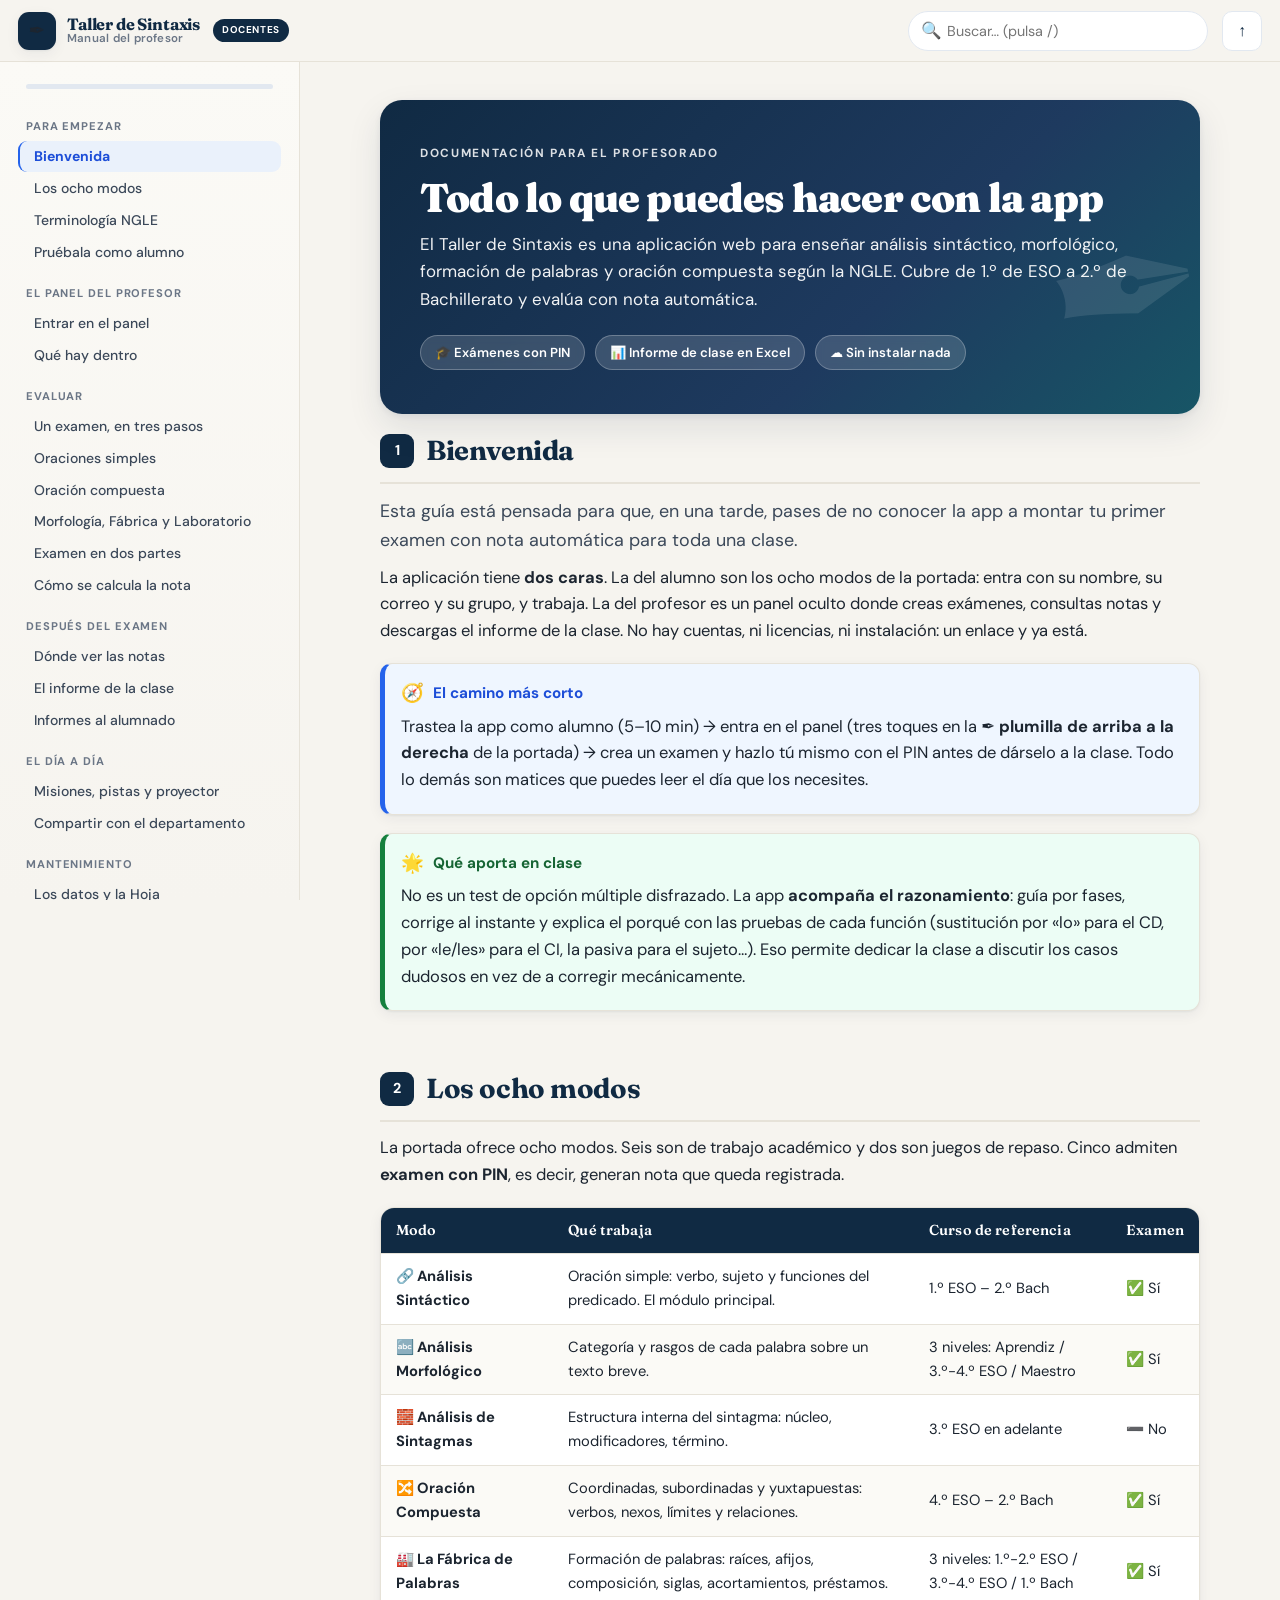
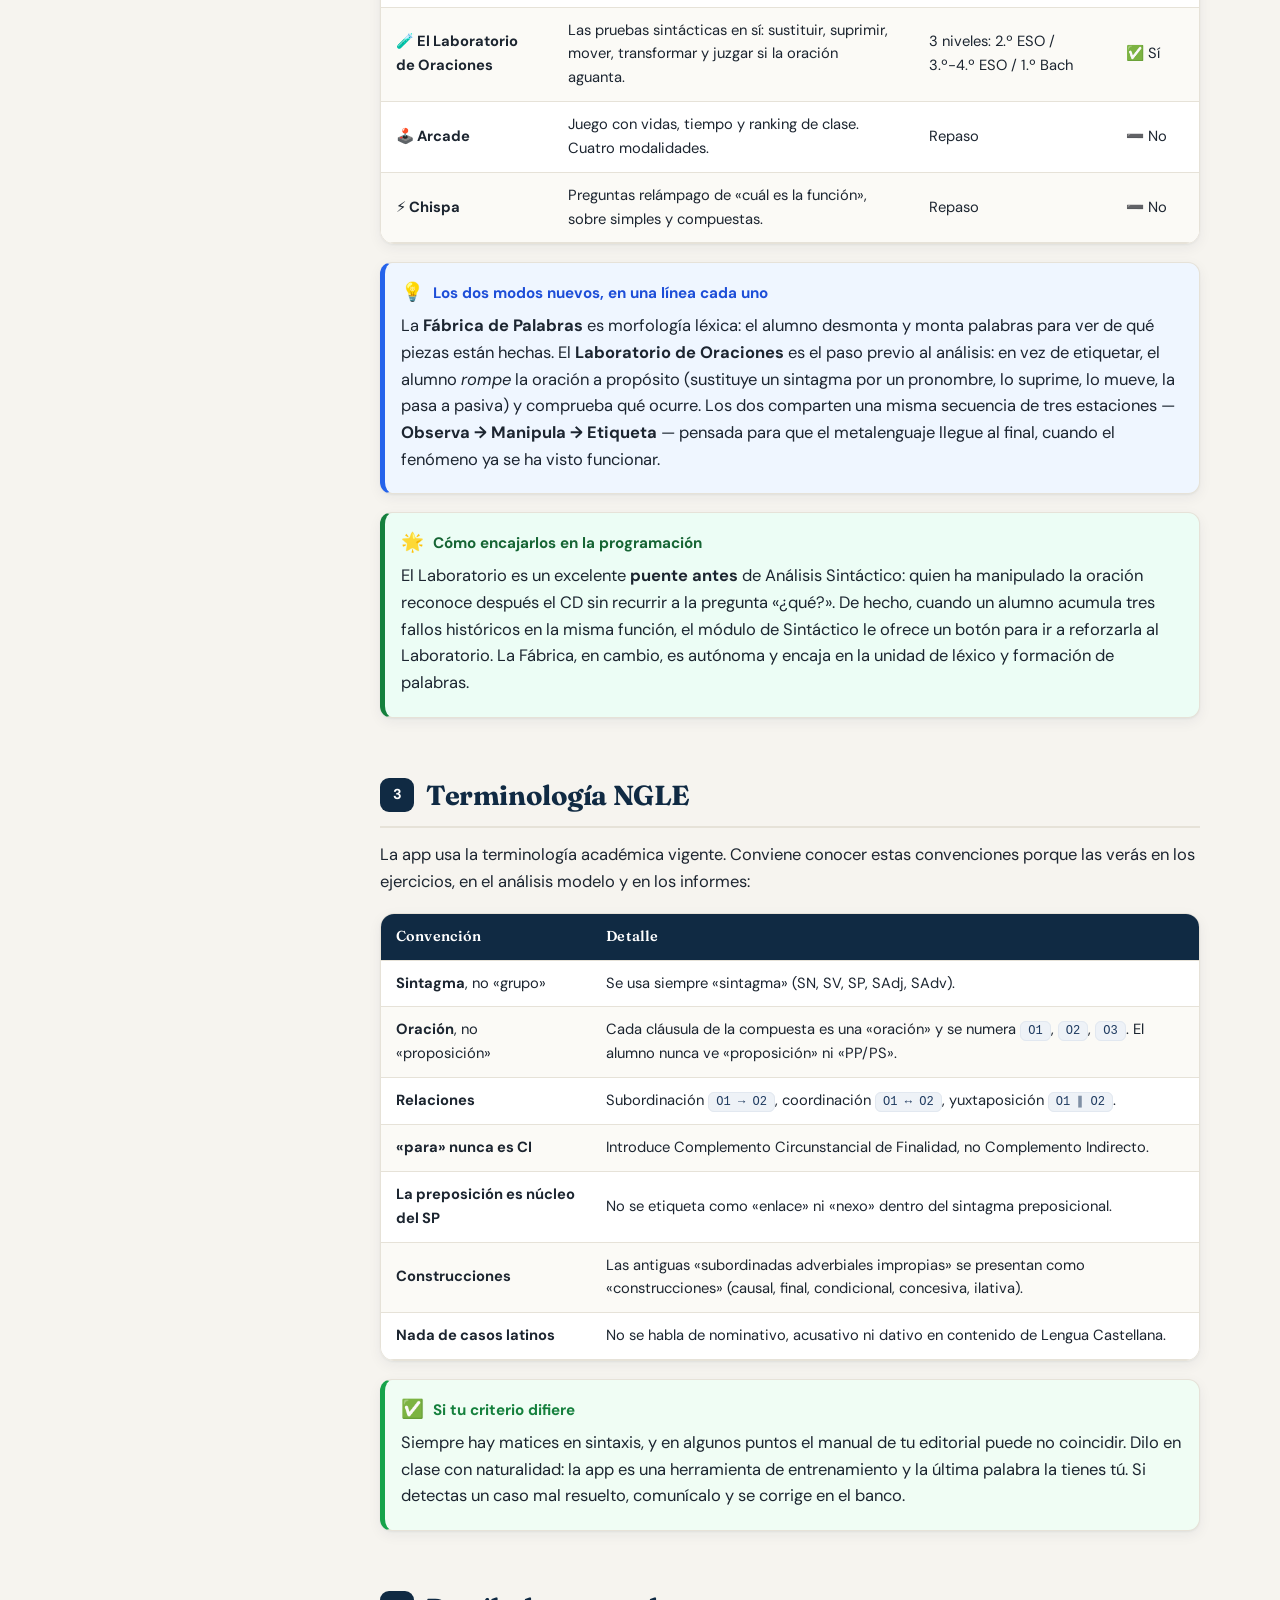
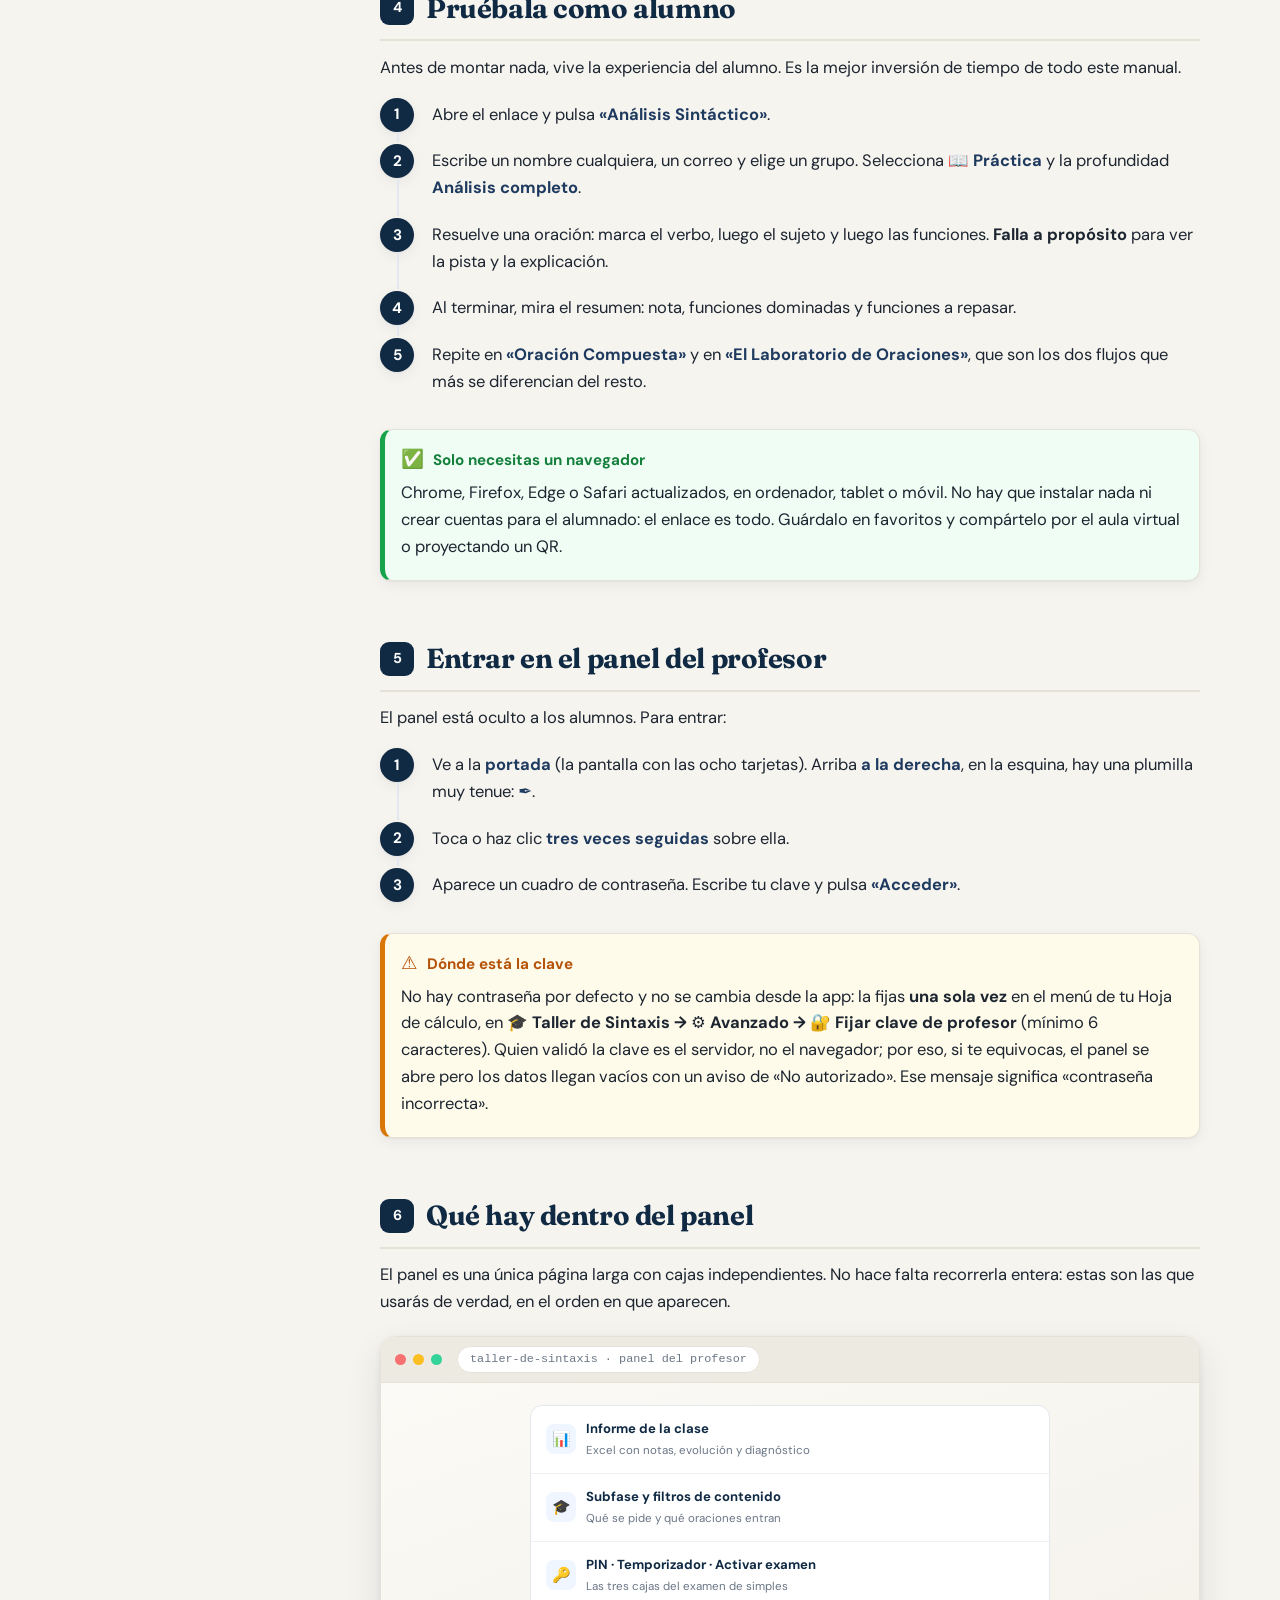
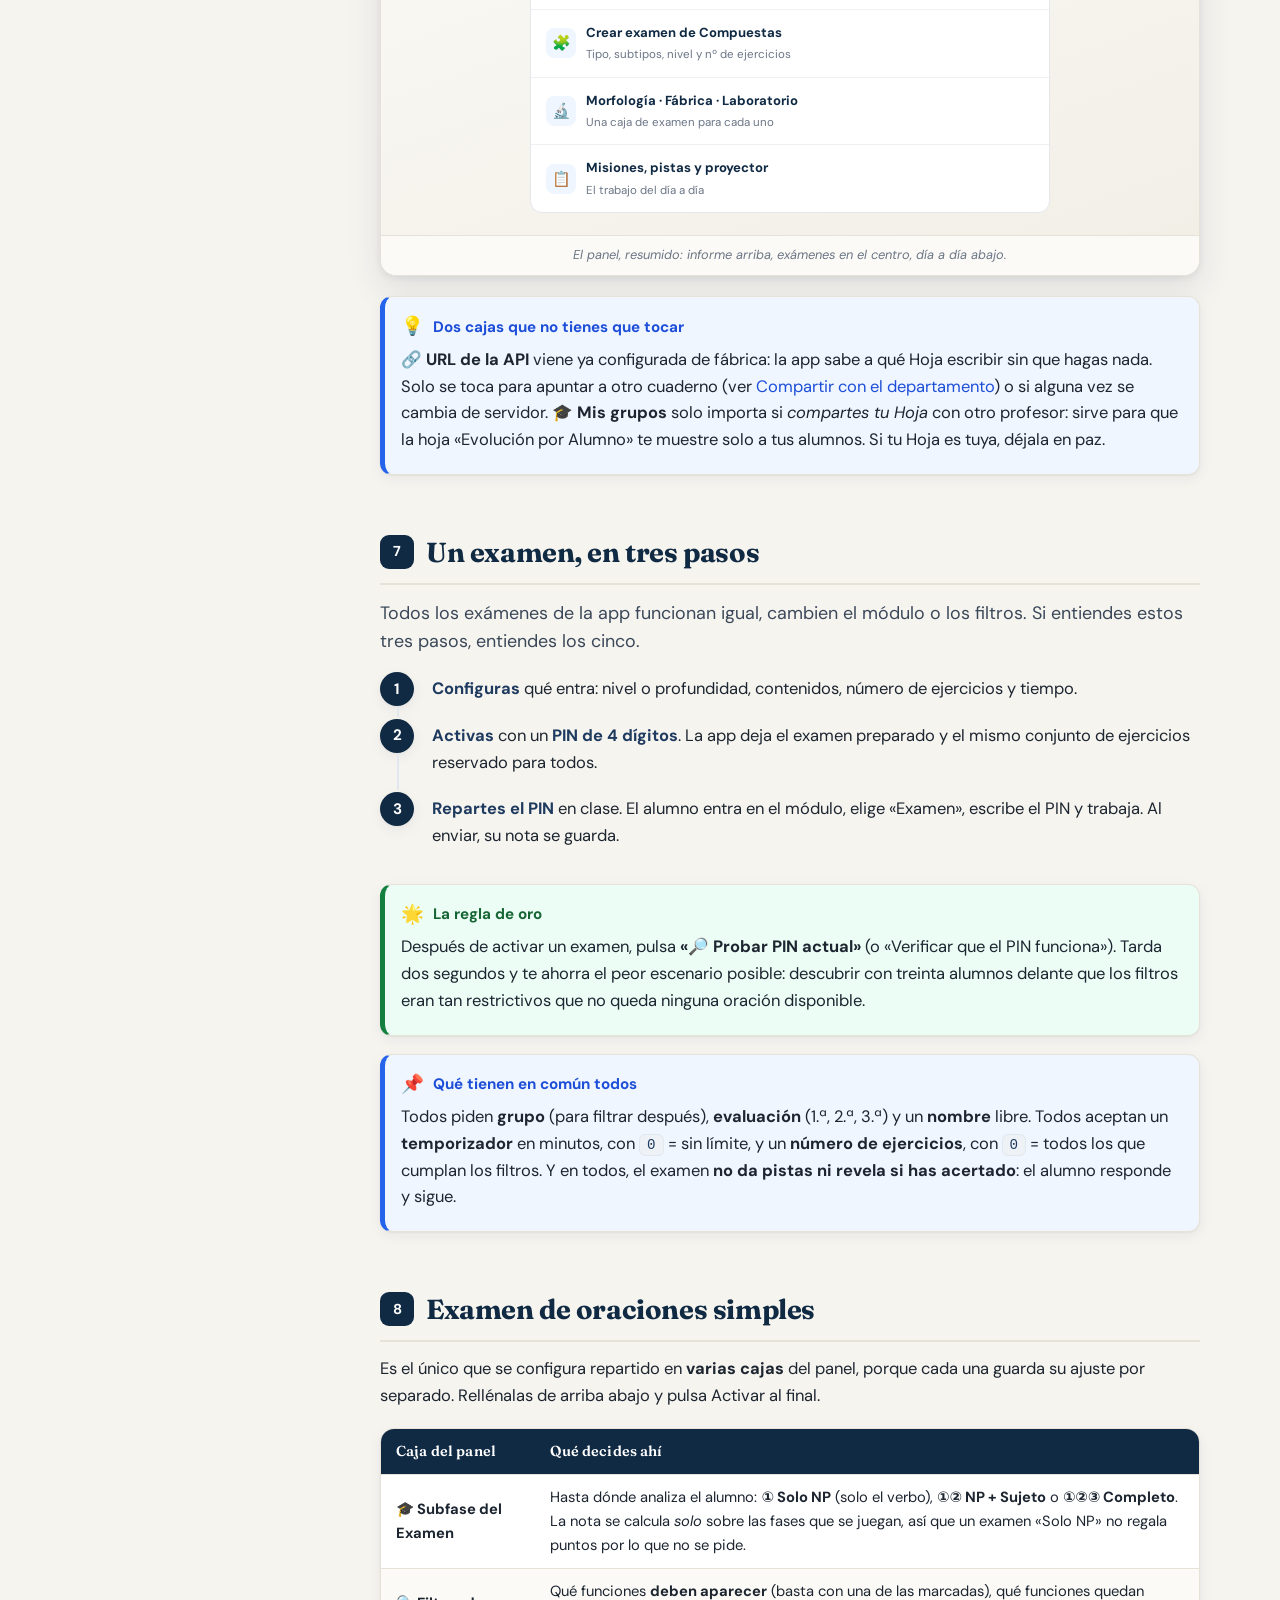
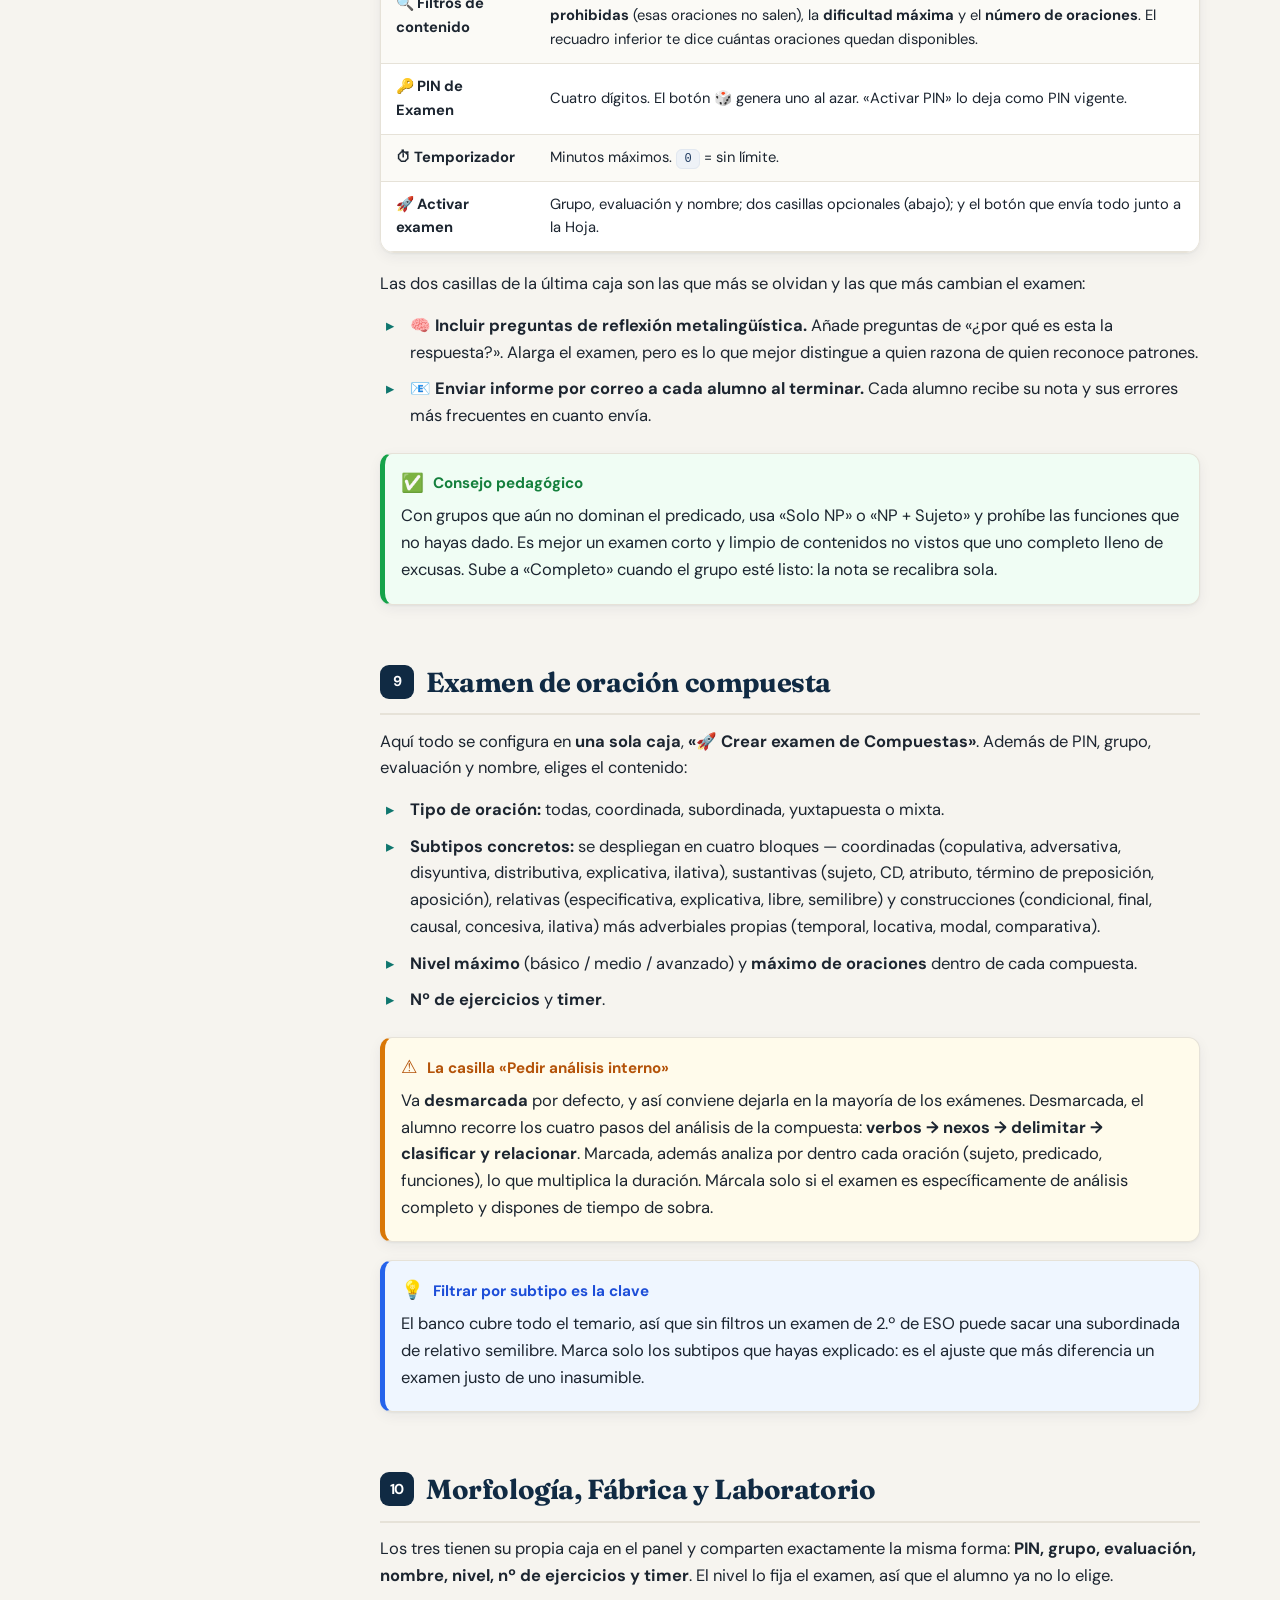
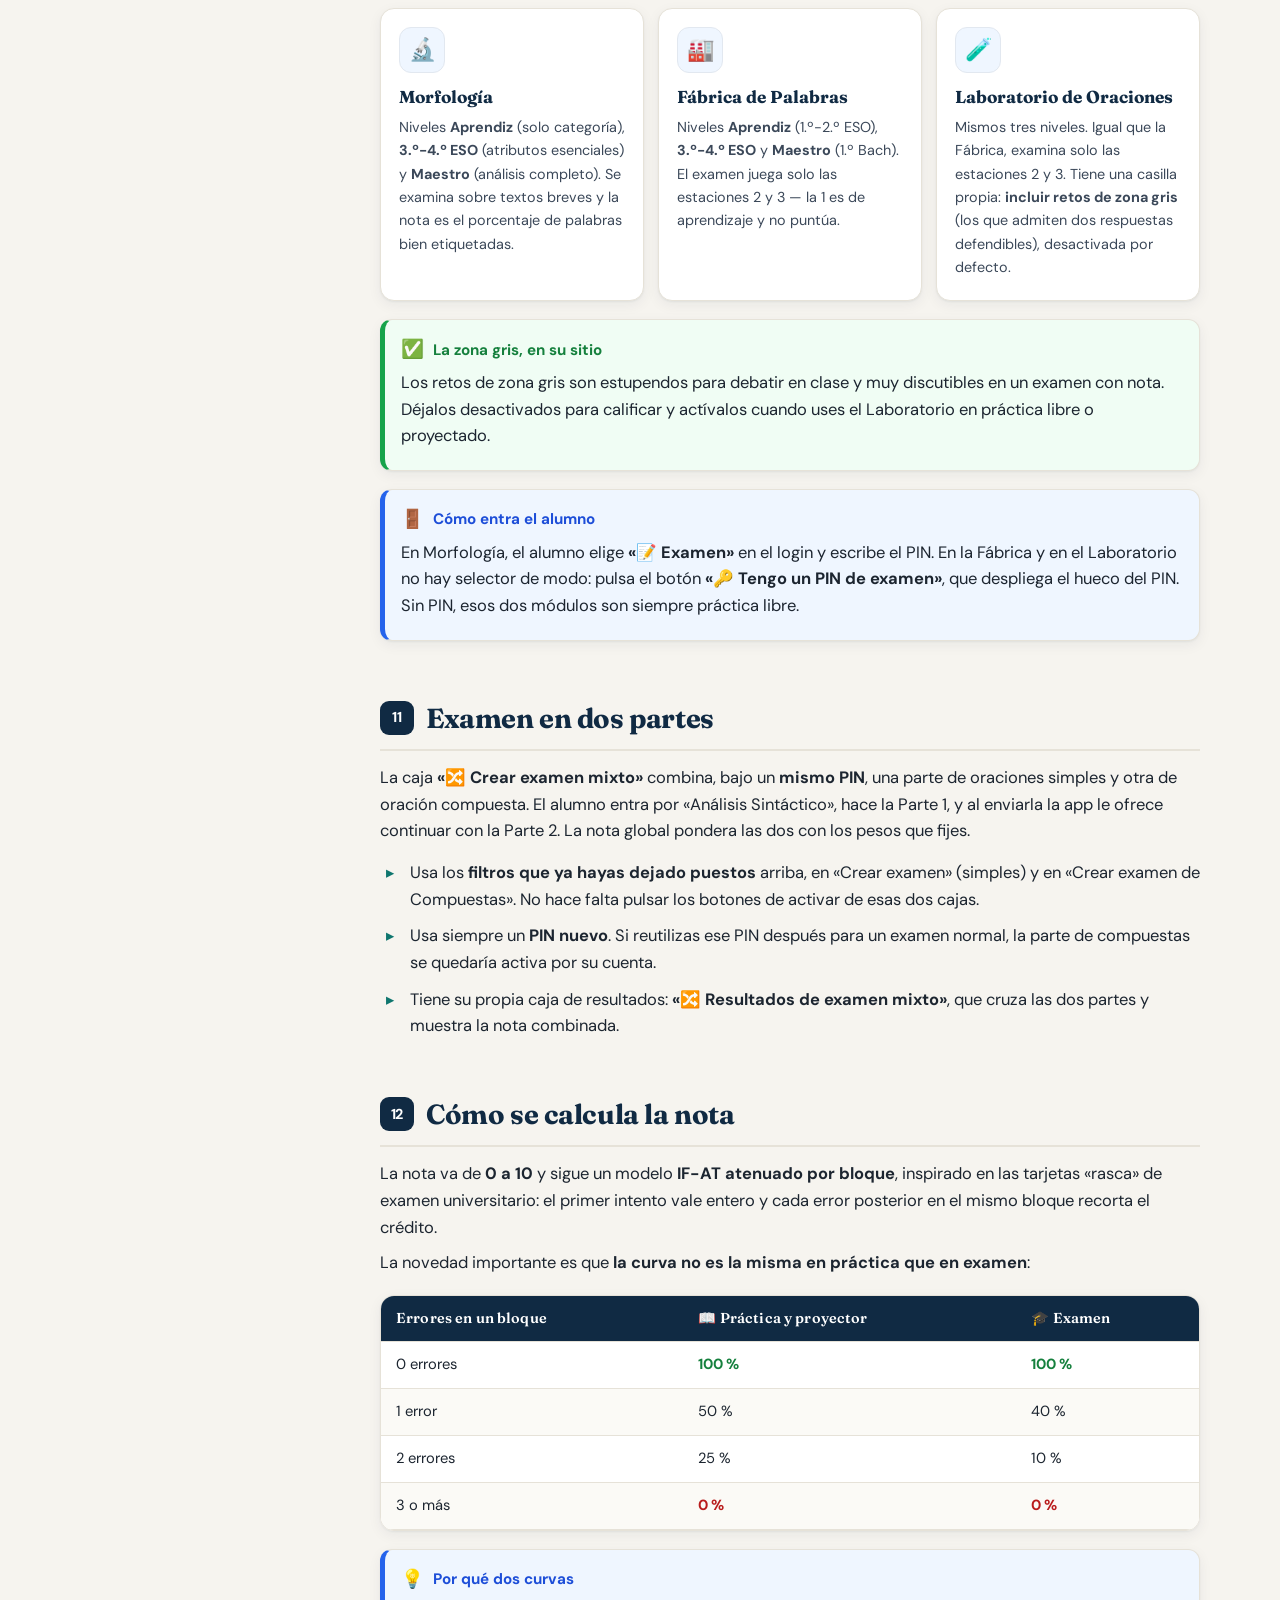
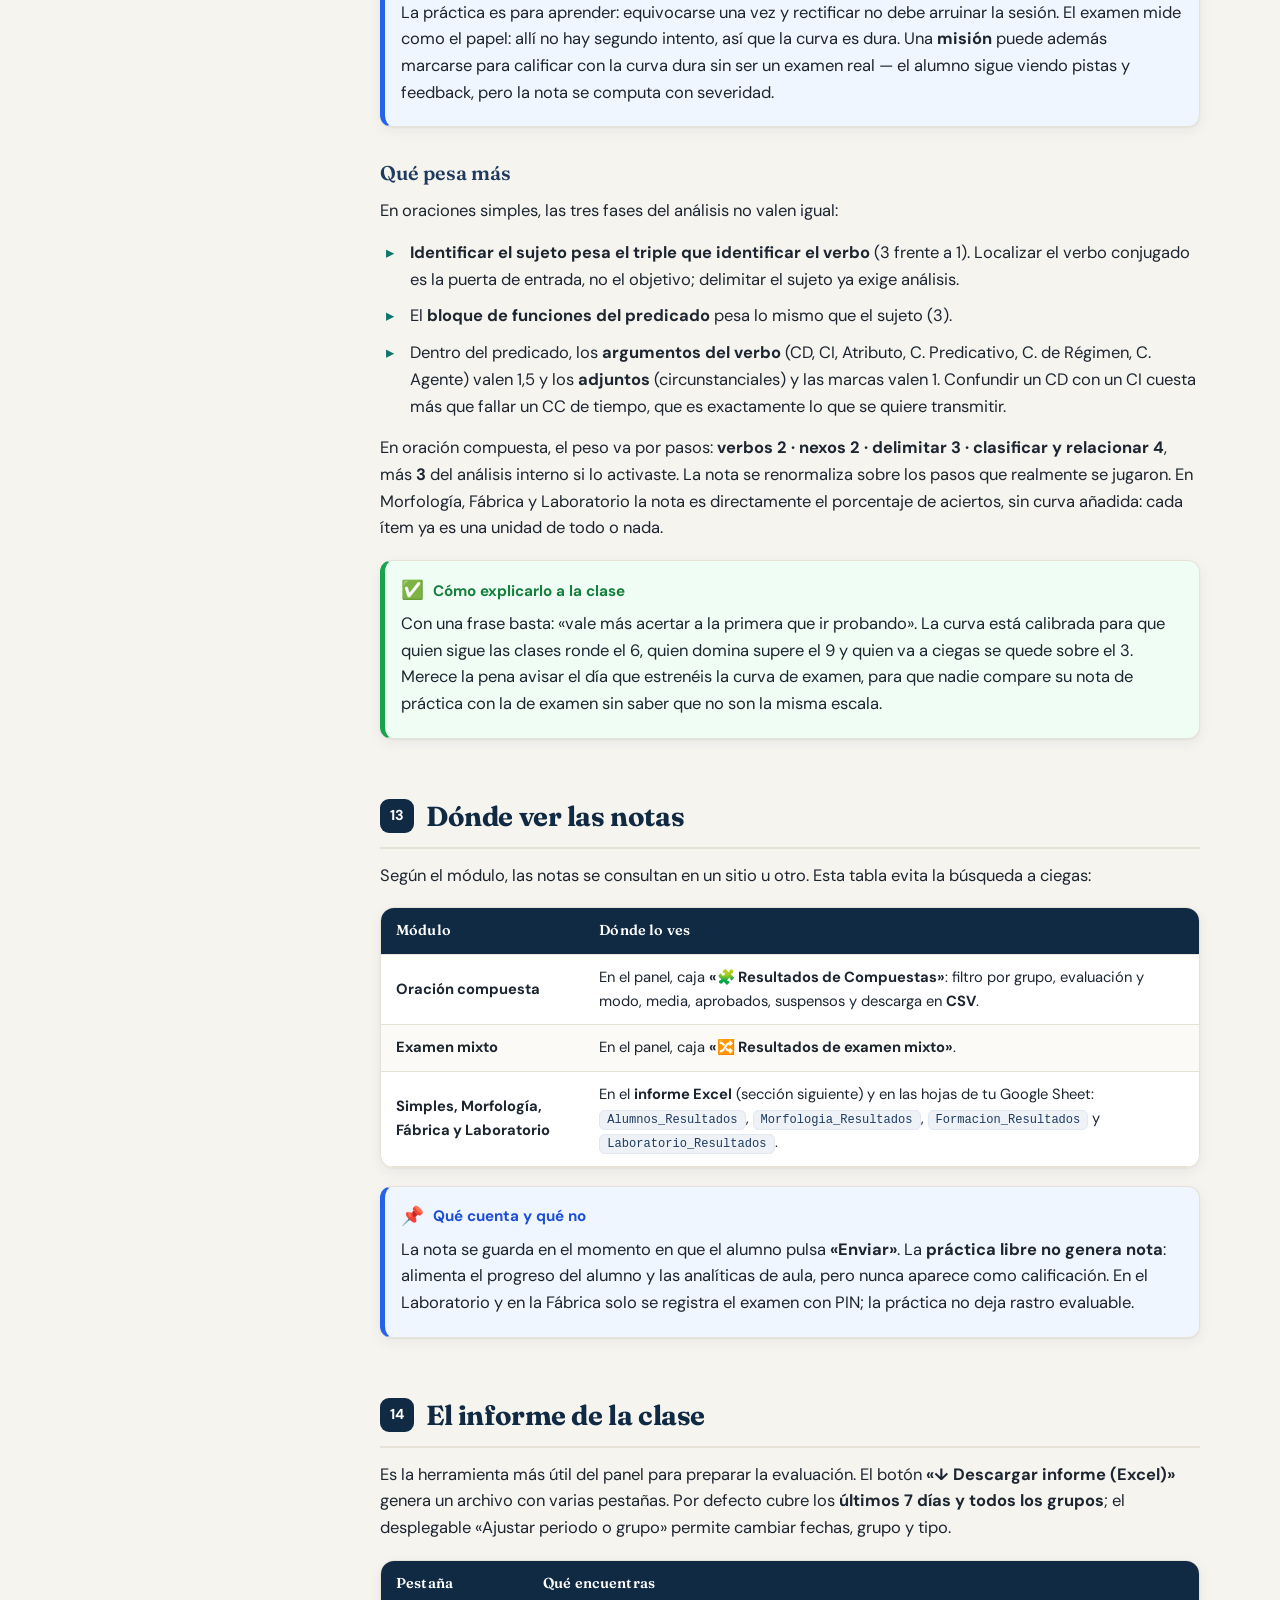
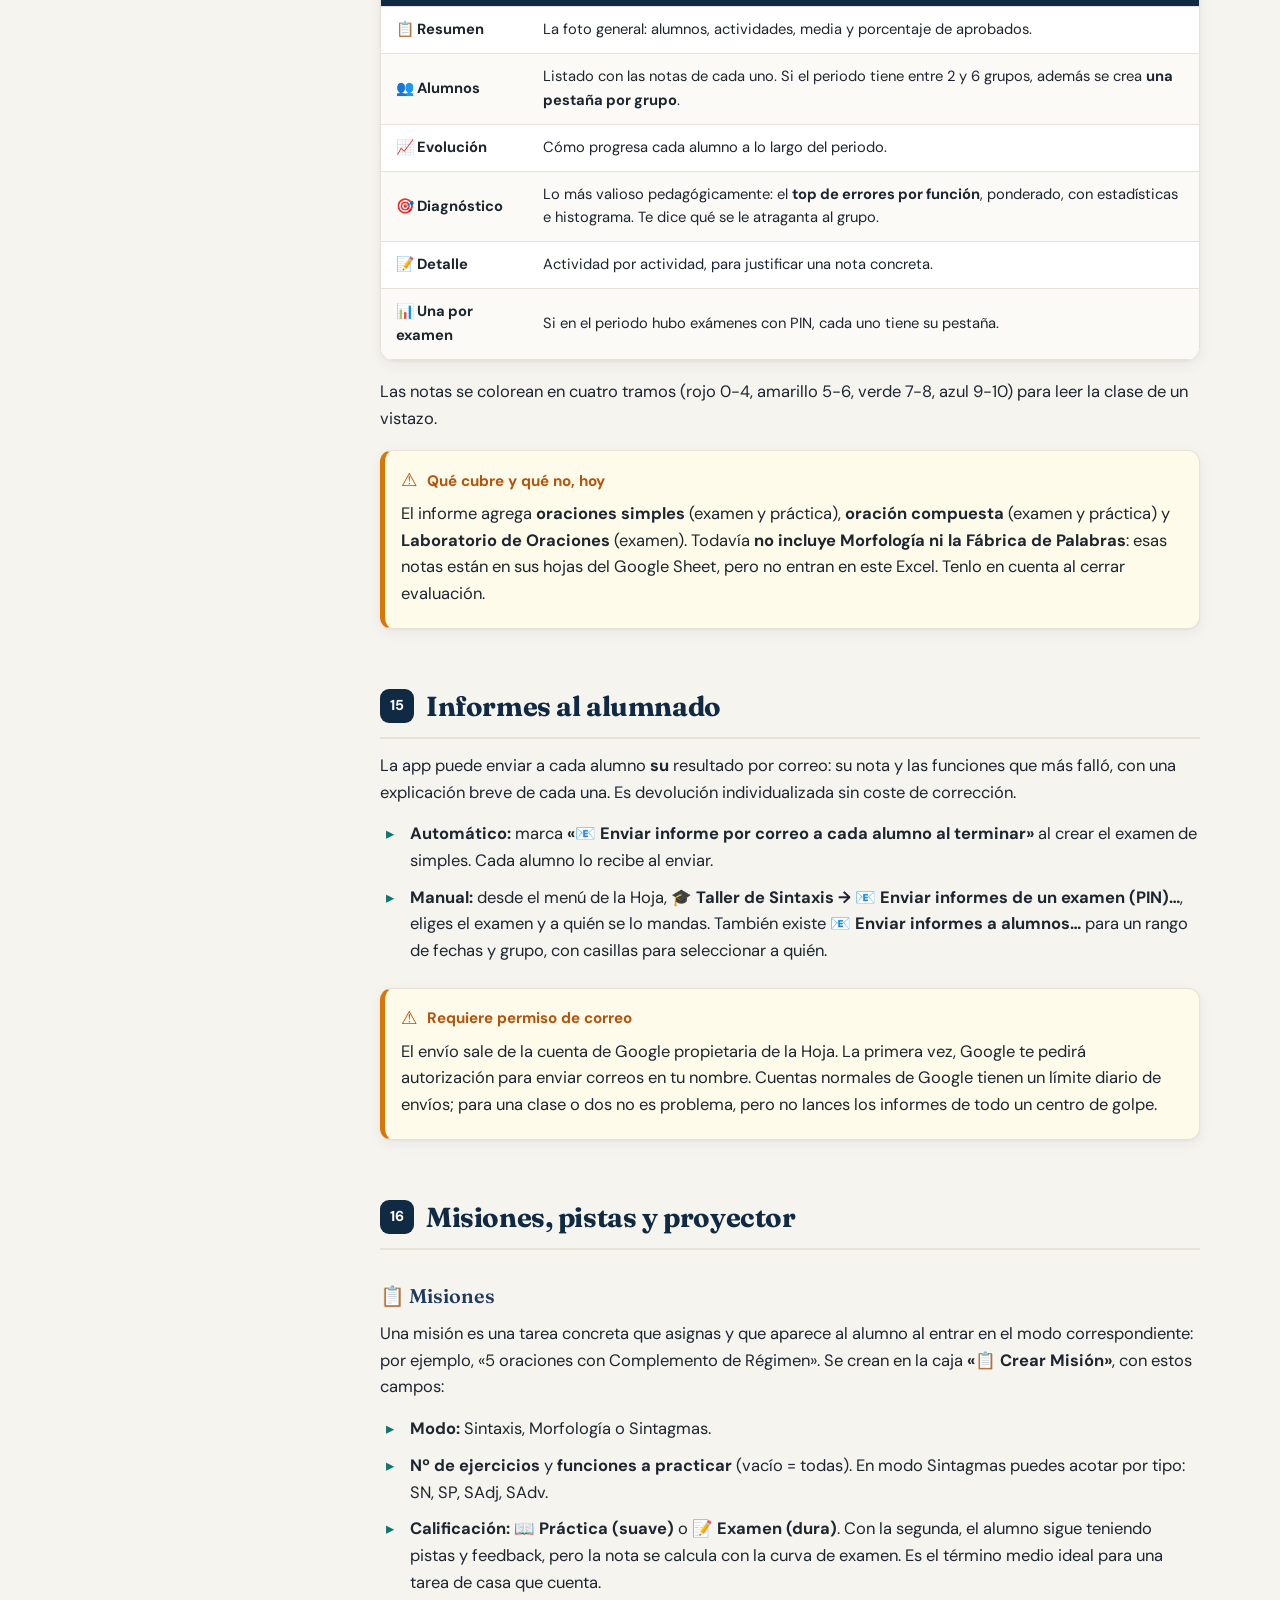
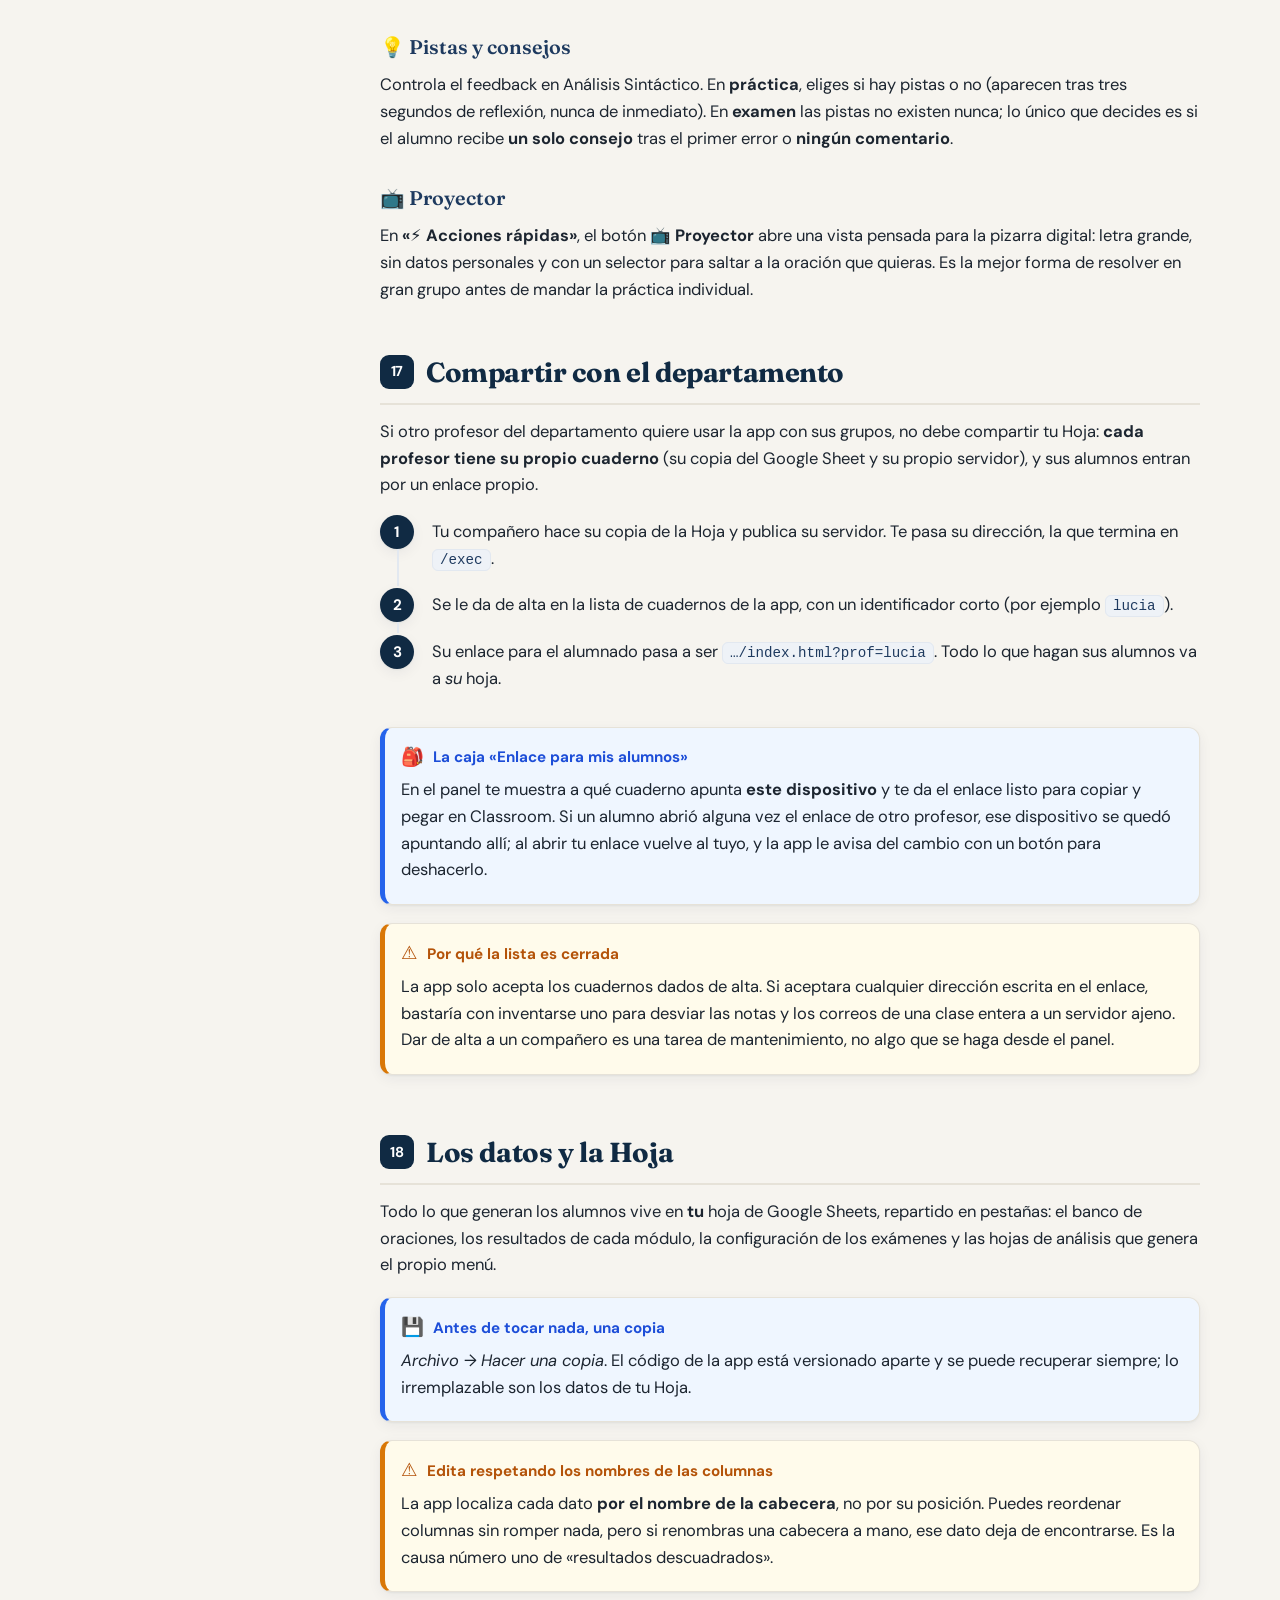
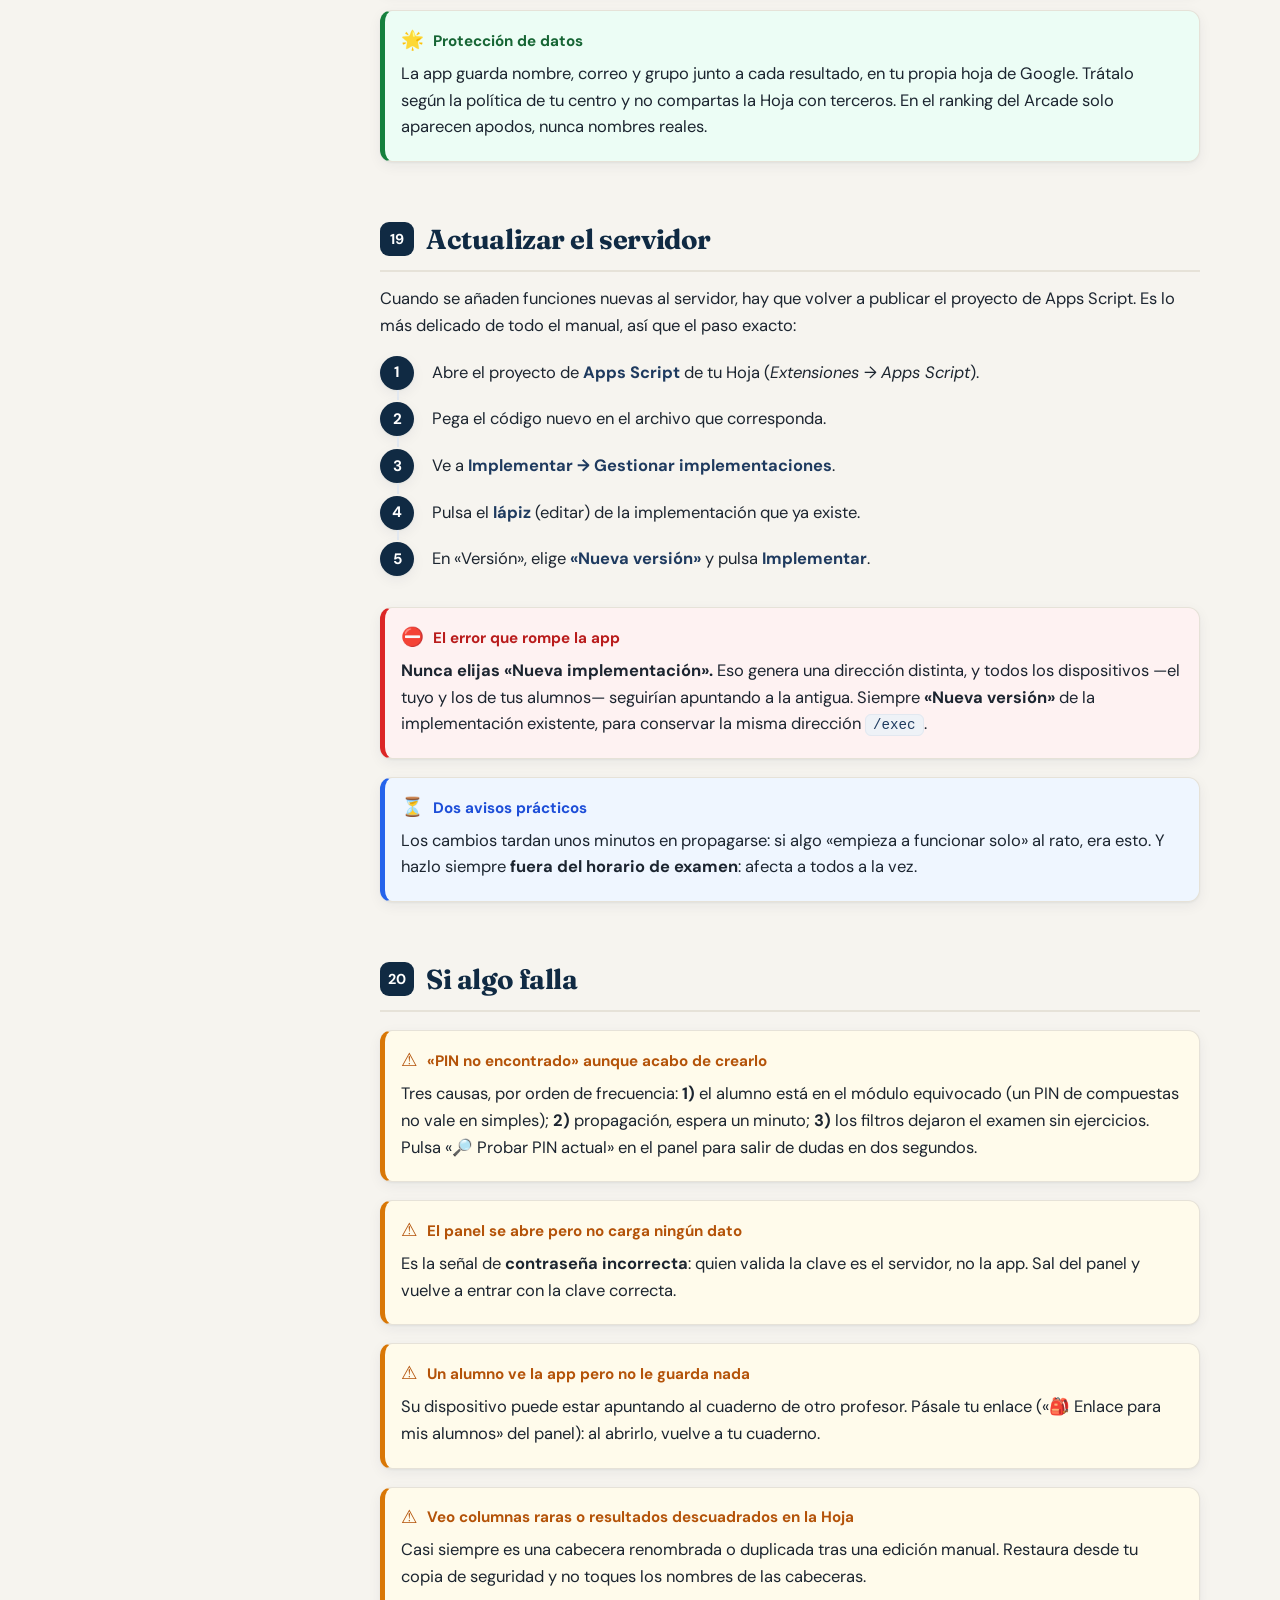
<file: manual-profesor.html>
<!DOCTYPE html>
<html lang="es">
<head>
<meta charset="UTF-8">
<meta name="viewport" content="width=device-width, initial-scale=1.0">
<title>Manual del Profesor · Taller de Sintaxis</title>
<meta name="description" content="Guía del Taller de Sintaxis para docentes: los ocho modos, el panel del profesor, exámenes con PIN, cómo se calcula la nota, el informe de clase y el mantenimiento de la Hoja.">
<link rel="icon" href="assets/favicon.svg" type="image/svg+xml">
<link rel="preconnect" href="https://fonts.googleapis.com">
<link rel="preconnect" href="https://fonts.gstatic.com" crossorigin>
<link href="https://fonts.googleapis.com/css2?family=Fraunces:opsz,wght@9..144,500;9..144,600;9..144,700;9..144,900&family=DM+Sans:opsz,wght@9..40,400;9..40,500;9..40,600;9..40,700&display=swap" rel="stylesheet">
<style>
/* ============================================================
   TALLER DE SINTAXIS · MANUALES — mismo sistema de diseño que
   el manual del alumno. Paleta armonizada con la app:
   navy #102A43 + azul #2563EB + teal #0F766E sobre papel cálido.
   ============================================================ */
:root{
  --primary:#102A43; --primary-2:#1E3A5F; --primary-soft:#2C4A6E;
  --secondary:#2563EB; --secondary-dk:#1D4ED8;
  --accent:#0F766E; --accent-lt:#0d9488;
  --info:#2563EB;--info-bg:#EFF6FF;--info-bd:#BFDBFE;
  --ok:#16A34A;--ok-bg:#F0FDF4;--ok-bd:#86EFAC;
  --best:#15803D;--best-bg:#ECFDF5;--best-bd:#6EE7B7;
  --warn:#D97706;--warn-bg:#FFFBEB;--warn-bd:#FDE68A;
  --err:#DC2626;--err-bg:#FEF2F2;--err-bd:#FCA5A5;
  --bg:#F6F4EF;--surface:#FFFFFF;--surface-2:#FBFAF6;
  --text:#1C2530;--text-2:#3B4859;--muted:#6B7686;
  --border:#E6E2D8;--border-cool:#E2E8F0;
  --radius:14px;--radius-sm:9px;
  --shadow-sm:0 1px 2px rgba(16,42,67,.05),0 4px 14px rgba(16,42,67,.06);
  --shadow-md:0 2px 6px rgba(16,42,67,.07),0 14px 34px rgba(16,42,67,.10);
  --sidebar-w:300px;--topbar-h:62px;
  --font-display:'Fraunces',Georgia,'Times New Roman',serif;
  --font-body:'DM Sans',system-ui,-apple-system,'Segoe UI',Roboto,sans-serif;
  --font-mono:ui-monospace,'SF Mono','Cascadia Code',Consolas,'Courier New',monospace;
}
*{box-sizing:border-box}
html{scroll-behavior:smooth;scroll-padding-top:calc(var(--topbar-h) + 18px)}
body{margin:0;background:var(--bg);color:var(--text);font-family:var(--font-body);font-size:16.5px;line-height:1.62;-webkit-font-smoothing:antialiased;text-rendering:optimizeLegibility}
a{color:var(--secondary-dk);text-decoration:none}
a:hover{text-decoration:underline}
.skip{position:absolute;left:-999px;top:0;background:var(--primary);color:#fff;padding:10px 16px;border-radius:0 0 8px 0;z-index:100}
.skip:focus{left:0}
.topbar{position:fixed;top:0;left:0;right:0;height:var(--topbar-h);z-index:40;display:flex;align-items:center;gap:14px;padding:0 18px;background:rgba(246,244,239,.86);backdrop-filter:blur(14px) saturate(1.2);border-bottom:1px solid var(--border)}
.tb-brand{display:flex;align-items:center;gap:11px;min-width:0}
.tb-mark{width:38px;height:38px;flex:none;border-radius:11px;background:var(--primary);display:grid;place-items:center;font-size:20px;box-shadow:var(--shadow-sm)}
.tb-titles{display:flex;flex-direction:column;line-height:1.12;min-width:0}
.tb-titles b{font-family:var(--font-display);font-weight:700;font-size:1.02rem;color:var(--primary);letter-spacing:-.01em}
.tb-titles span{font-size:.72rem;color:var(--muted);font-weight:600;letter-spacing:.02em}
.tb-badge{margin-left:2px;font-size:.62rem;font-weight:700;text-transform:uppercase;letter-spacing:.06em;background:var(--primary);color:#fff;padding:3px 9px;border-radius:99px}
.tb-spacer{flex:1}
.tb-search{position:relative;width:min(300px,40vw)}
.tb-search input{width:100%;height:40px;padding:0 14px 0 38px;border-radius:99px;border:1.5px solid var(--border-cool);background:var(--surface);color:var(--text);font-family:inherit;font-size:.9rem;outline:none;transition:border-color .15s,box-shadow .15s}
.tb-search input:focus{border-color:var(--secondary);box-shadow:0 0 0 3px rgba(37,99,235,.14)}
.tb-search .ico{position:absolute;left:13px;top:50%;transform:translateY(-50%);color:var(--muted);pointer-events:none}
.tb-btn{width:40px;height:40px;flex:none;border-radius:10px;border:1.5px solid var(--border-cool);background:var(--surface);color:var(--primary);font-size:1rem;cursor:pointer;display:grid;place-items:center;transition:transform .12s,background .15s}
.tb-btn:hover{background:var(--info-bg);transform:translateY(-1px)}
.menu-toggle{display:none}
.shell{display:flex;padding-top:var(--topbar-h)}
.sidebar{position:fixed;top:var(--topbar-h);bottom:0;left:0;width:var(--sidebar-w);overflow-y:auto;padding:20px 14px 60px;border-right:1px solid var(--border);background:linear-gradient(180deg,var(--surface-2),var(--bg))}
.side-progress{margin:2px 12px 16px;height:5px;border-radius:99px;background:var(--border-cool);overflow:hidden}
.side-progress i{display:block;height:100%;width:0;background:linear-gradient(90deg,var(--accent),var(--secondary));transition:width .2s}
.side-group{margin-bottom:4px}
.side-head{display:block;width:100%;text-align:left;background:none;border:none;font-family:inherit;color:var(--muted);font-size:.7rem;font-weight:700;text-transform:uppercase;letter-spacing:.08em;padding:12px 12px 5px}
.side-group ul{list-style:none;margin:0 0 4px;padding:0}
.side-group a{display:block;padding:6px 12px 6px 14px;margin:1px 4px;border-radius:9px;color:var(--text-2);font-size:.875rem;font-weight:500;line-height:1.35;border-left:2.5px solid transparent;transition:background .13s,color .13s}
.side-group a:hover{background:var(--info-bg);text-decoration:none;color:var(--primary)}
.side-group a.active{background:#EAF1FB;color:var(--secondary-dk);font-weight:700;border-left-color:var(--secondary)}
main{flex:1;min-width:0;margin-left:var(--sidebar-w)}
.wrap{max-width:880px;margin:0 auto;padding:38px 30px 120px}
.hero{position:relative;overflow:hidden;border-radius:22px;padding:44px 40px;background:linear-gradient(135deg,var(--primary) 0%,var(--primary-2) 62%,var(--accent) 145%);color:#fff;box-shadow:var(--shadow-md);margin-bottom:14px}
.hero::after{content:'✒';position:absolute;right:-6px;bottom:-30px;font-size:190px;opacity:.10;transform:rotate(-12deg)}
.hero .kicker{font-size:.74rem;font-weight:700;text-transform:uppercase;letter-spacing:.14em;opacity:.85}
.hero h1{font-family:var(--font-display);font-weight:900;font-size:2.5rem;line-height:1.06;margin:.35em 0 .28em;letter-spacing:-.02em}
.hero p{font-size:1.06rem;max-width:62ch;margin:0;opacity:.94}
.hero .meta{display:flex;gap:10px;flex-wrap:wrap;margin-top:22px}
.hero .pill{background:rgba(255,255,255,.15);border:1px solid rgba(255,255,255,.25);padding:6px 14px;border-radius:99px;font-size:.82rem;font-weight:600;backdrop-filter:blur(4px)}
section{scroll-margin-top:calc(var(--topbar-h) + 18px);padding-top:26px}
h2{font-family:var(--font-display);font-weight:700;font-size:1.72rem;color:var(--primary);letter-spacing:-.015em;margin:.4em 0 .5em;padding-bottom:.32em;border-bottom:2px solid var(--border);display:flex;align-items:center;gap:12px}
h2 .n{font-size:.9rem;font-weight:700;color:#fff;background:var(--primary);min-width:34px;height:34px;flex:none;padding:0 7px;border-radius:9px;display:grid;place-items:center;font-family:var(--font-body)}
h3{font-family:var(--font-display);font-weight:600;font-size:1.24rem;color:var(--primary-2);margin:1.5em 0 .4em}
h4{font-size:1rem;font-weight:700;color:var(--text);margin:1.3em 0 .3em}
p{margin:.55em 0}
strong{font-weight:700;color:var(--text)}
code{font-family:var(--font-mono);font-size:.86em;background:#EEF2F7;color:var(--primary-2);padding:2px 7px;border-radius:6px;border:1px solid var(--border-cool);font-weight:500}
kbd{font-family:var(--font-mono);font-size:.8em;background:var(--surface);border:1.5px solid var(--border-cool);border-bottom-width:3px;border-radius:7px;padding:2px 8px;font-weight:600;color:var(--primary)}
.lead{font-size:1.12rem;color:var(--text-2);line-height:1.6}
ul.clean{list-style:none;padding:0;margin:.6em 0}
ul.clean li{position:relative;padding:5px 0 5px 30px}
ul.clean li::before{content:'▸';position:absolute;left:6px;top:5px;color:var(--accent);font-weight:700}
.box{border:1px solid var(--border);border-left:5px solid var(--muted);border-radius:12px;padding:15px 18px 15px 16px;margin:18px 0;background:var(--surface);box-shadow:var(--shadow-sm)}
.box .bx-h{display:flex;align-items:center;gap:9px;font-weight:700;margin-bottom:3px;font-size:.95rem}
.box .bx-h .em{font-size:1.15rem}
.box p{margin:.3em 0}
.box.info{border-left-color:var(--info);background:var(--info-bg)}.box.info .bx-h{color:var(--secondary-dk)}
.box.tip{border-left-color:var(--ok);background:var(--ok-bg)}.box.tip .bx-h{color:#15803D}
.box.warn{border-left-color:var(--warn);background:var(--warn-bg)}.box.warn .bx-h{color:#B45309}
.box.err{border-left-color:var(--err);background:var(--err-bg)}.box.err .bx-h{color:#B91C1C}
.box.best{border-left-color:var(--best);background:var(--best-bg)}.box.best .bx-h{color:#166534}
.grid{display:grid;gap:14px;margin:18px 0}
.grid.g2{grid-template-columns:repeat(auto-fit,minmax(230px,1fr))}
.grid.g3{grid-template-columns:repeat(auto-fit,minmax(190px,1fr))}
.card{background:var(--surface);border:1px solid var(--border);border-radius:var(--radius);padding:18px;box-shadow:var(--shadow-sm);transition:transform .16s,box-shadow .16s}
.card:hover{transform:translateY(-3px);box-shadow:var(--shadow-md)}
.card .c-ico{width:46px;height:46px;border-radius:12px;display:grid;place-items:center;font-size:22px;margin-bottom:10px;background:var(--info-bg);border:1px solid var(--border-cool)}
.card h4{margin:.1em 0 .3em;font-family:var(--font-display);font-size:1.08rem;color:var(--primary)}
.card p{font-size:.9rem;color:var(--text-2);margin:.2em 0}
.card .tag{display:inline-block;margin-top:9px;font-size:.7rem;font-weight:700;text-transform:uppercase;letter-spacing:.05em;padding:3px 9px;border-radius:99px;background:var(--surface-2);border:1px solid var(--border);color:var(--muted)}
ol.steps{list-style:none;counter-reset:s;padding:0;margin:16px 0}
ol.steps li{position:relative;counter-increment:s;padding:4px 0 16px 52px}
ol.steps li::before{content:counter(s);position:absolute;left:0;top:0;width:34px;height:34px;border-radius:50%;background:var(--primary);color:#fff;font-weight:700;display:grid;place-items:center;font-size:.95rem;box-shadow:var(--shadow-sm)}
ol.steps li::after{content:'';position:absolute;left:16.5px;top:34px;bottom:2px;width:2px;background:var(--border-cool)}
ol.steps li:last-child::after{display:none}
ol.steps li b{color:var(--primary-2)}
.tbl-wrap{overflow-x:auto;margin:18px 0;border-radius:var(--radius);border:1px solid var(--border);box-shadow:var(--shadow-sm)}
table{width:100%;border-collapse:collapse;background:var(--surface);font-size:.92rem;min-width:460px}
th,td{text-align:left;padding:11px 15px;border-bottom:1px solid var(--border)}
thead th{background:var(--primary);color:#fff;font-weight:600;font-family:var(--font-display);letter-spacing:.01em;font-size:.9rem}
tbody tr:nth-child(even){background:var(--surface-2)}
tbody tr:hover{background:var(--info-bg)}
td code{font-size:.82em}
.tabs{margin:20px 0;border:1px solid var(--border);border-radius:var(--radius);overflow:hidden;box-shadow:var(--shadow-sm)}
.tab-btns{display:flex;gap:2px;background:var(--surface-2);border-bottom:1px solid var(--border);padding:6px 6px 0;overflow-x:auto}
.tab-btns button{border:none;background:none;font-family:inherit;font-size:.9rem;font-weight:600;color:var(--muted);padding:11px 18px;cursor:pointer;border-radius:9px 9px 0 0;white-space:nowrap;transition:background .13s,color .13s;border-bottom:3px solid transparent;margin-bottom:-1px}
.tab-btns button:hover{color:var(--primary);background:var(--info-bg)}
.tab-btns button[aria-selected="true"]{color:var(--secondary-dk);background:var(--surface);border-bottom-color:var(--secondary)}
.tab-panel{padding:20px 22px;display:none}
.tab-panel[data-active="true"]{display:block;animation:fade .25s ease}
@keyframes fade{from{opacity:0;transform:translateY(4px)}to{opacity:1;transform:none}}
.capture{border-radius:16px;overflow:hidden;border:1px solid var(--border);box-shadow:var(--shadow-md);margin:20px 0;background:#fff}
.cap-bar{display:flex;align-items:center;gap:7px;padding:9px 14px;background:#EDEAE2;border-bottom:1px solid var(--border)}
.cap-bar i{width:11px;height:11px;border-radius:50%;display:inline-block}
.cap-dot1{background:#F87171}.cap-dot2{background:#FBBF24}.cap-dot3{background:#34D399}
.cap-url{margin-left:8px;font-size:.74rem;color:var(--muted);font-family:var(--font-mono);background:#fff;padding:3px 12px;border-radius:99px;border:1px solid var(--border)}
.cap-body{padding:22px;background:linear-gradient(160deg,#FBFAF6,#F2EFE7)}
.cap-caption{font-size:.8rem;color:var(--muted);text-align:center;padding:9px 14px;background:var(--surface-2);border-top:1px solid var(--border);font-style:italic}
/* Mock panel del profesor */
.mock-panel{background:#fff;border:1.5px solid #E4E7EC;border-radius:12px;overflow:hidden;max-width:520px;margin:0 auto}
.mp-row{padding:12px 15px;border-bottom:1px solid #EEF0F3;display:flex;align-items:center;gap:10px;font-size:.82rem}
.mp-row:last-child{border-bottom:none}
.mp-ico{width:30px;height:30px;border-radius:8px;display:grid;place-items:center;font-size:15px;flex:none;background:var(--info-bg)}
.mp-t{font-weight:700;color:var(--primary)}
.mp-d{color:var(--muted);font-size:.72rem}
.mock-form{background:#F8FAFC;border:1.5px solid #E4E7EC;border-radius:12px;padding:16px;max-width:520px;margin:0 auto}
.mf-field{margin-bottom:11px}
.mf-field label{display:block;font-size:.68rem;font-weight:700;text-transform:uppercase;letter-spacing:.04em;color:var(--muted);margin-bottom:4px}
.mf-field .inp{background:#fff;border:1.5px solid #D6DBE2;border-radius:8px;padding:8px 11px;font-size:.82rem;color:var(--text-2)}
.mf-pin{font-family:var(--font-mono);font-weight:800;letter-spacing:.2em;font-size:1rem;color:var(--primary)}
.mf-btn{display:inline-block;background:var(--primary);color:#fff;font-weight:700;font-size:.8rem;padding:9px 16px;border-radius:8px;margin-top:4px}
.faq details{background:var(--surface);border:1px solid var(--border);border-radius:11px;margin:9px 0;box-shadow:var(--shadow-sm);overflow:hidden}
.faq summary{cursor:pointer;list-style:none;padding:15px 48px 15px 18px;font-weight:600;position:relative;color:var(--primary);font-size:.98rem}
.faq summary::-webkit-details-marker{display:none}
.faq summary::after{content:'+';position:absolute;right:18px;top:50%;transform:translateY(-50%);font-size:1.4rem;font-weight:400;color:var(--secondary);transition:transform .2s}
.faq details[open] summary{background:var(--info-bg);border-bottom:1px solid var(--border)}
.faq details[open] summary::after{transform:translateY(-50%) rotate(45deg)}
.faq .a{padding:14px 18px 17px;color:var(--text-2);font-size:.94rem}
.faq .a p:first-child{margin-top:0}
.faq mark{background:#FDE68A;border-radius:3px;padding:0 2px}
.foot{border-top:1px solid var(--border);margin-top:60px;padding-top:26px;color:var(--muted);font-size:.86rem}
.foot b{color:var(--primary)}
.no-result{display:none;text-align:center;color:var(--muted);padding:40px;font-style:italic}
body.searching .no-result.show{display:block}
@media(max-width:940px){
  :root{--sidebar-w:0px}
  .menu-toggle{display:grid}
  .sidebar{transform:translateX(-100%);transition:transform .25s;width:290px;z-index:45;box-shadow:var(--shadow-md)}
  body.nav-open .sidebar{transform:translateX(0)}
  main{margin-left:0}
  .scrim{position:fixed;inset:var(--topbar-h) 0 0;background:rgba(16,42,67,.35);opacity:0;pointer-events:none;transition:opacity .25s;z-index:44}
  body.nav-open .scrim{opacity:1;pointer-events:auto}
}
@media(max-width:640px){
  .tb-titles span{display:none}.tb-search{width:auto;flex:1}
  .hero{padding:32px 24px}.hero h1{font-size:1.9rem}
  .wrap{padding:26px 18px 90px}h2{font-size:1.42rem}
}
@media(prefers-reduced-motion:reduce){*{animation:none!important;transition:none!important;scroll-behavior:auto!important}}
</style>
</head>
<body>
<a class="skip" href="#inicio">Saltar al contenido</a>

<header class="topbar">
  <button class="tb-btn menu-toggle" id="menuToggle" aria-label="Abrir menú" aria-expanded="false">☰</button>
  <div class="tb-brand">
    <span class="tb-mark" aria-hidden="true">✒️</span>
    <span class="tb-titles"><b>Taller de Sintaxis</b><span>Manual del profesor</span></span>
    <span class="tb-badge">Docentes</span>
  </div>
  <div class="tb-spacer"></div>
  <div class="tb-search" role="search">
    <span class="ico" aria-hidden="true">🔍</span>
    <input type="search" id="search" placeholder="Buscar… (pulsa /)" aria-label="Buscar en el manual" autocomplete="off">
  </div>
  <button class="tb-btn" id="toTop" aria-label="Volver arriba" title="Volver arriba">↑</button>
</header>

<div class="shell">
  <nav class="sidebar" id="sidebar" aria-label="Índice del manual">
    <div class="side-progress" aria-hidden="true"><i id="progressBar"></i></div>
    <div class="side-group"><div class="side-head">Para empezar</div><ul>
      <li><a href="#inicio">Bienvenida</a></li>
      <li><a href="#modulos">Los ocho modos</a></li>
      <li><a href="#terminologia">Terminología NGLE</a></li>
      <li><a href="#pruebala">Pruébala como alumno</a></li>
    </ul></div>
    <div class="side-group"><div class="side-head">El panel del profesor</div><ul>
      <li><a href="#panel">Entrar en el panel</a></li>
      <li><a href="#que-hay">Qué hay dentro</a></li>
    </ul></div>
    <div class="side-group"><div class="side-head">Evaluar</div><ul>
      <li><a href="#examenes">Un examen, en tres pasos</a></li>
      <li><a href="#examen-simple">Oraciones simples</a></li>
      <li><a href="#examen-compuesta">Oración compuesta</a></li>
      <li><a href="#examen-otros">Morfología, Fábrica y Laboratorio</a></li>
      <li><a href="#examen-mixto">Examen en dos partes</a></li>
      <li><a href="#puntuacion">Cómo se calcula la nota</a></li>
    </ul></div>
    <div class="side-group"><div class="side-head">Después del examen</div><ul>
      <li><a href="#resultados">Dónde ver las notas</a></li>
      <li><a href="#informe">El informe de la clase</a></li>
      <li><a href="#correos">Informes al alumnado</a></li>
    </ul></div>
    <div class="side-group"><div class="side-head">El día a día</div><ul>
      <li><a href="#dia-a-dia">Misiones, pistas y proyector</a></li>
      <li><a href="#departamento">Compartir con el departamento</a></li>
    </ul></div>
    <div class="side-group"><div class="side-head">Mantenimiento</div><ul>
      <li><a href="#datos">Los datos y la Hoja</a></li>
      <li><a href="#redespliegue">Actualizar el servidor</a></li>
      <li><a href="#problemas">Si algo falla</a></li>
      <li><a href="#faq">Preguntas frecuentes</a></li>
    </ul></div>
  </nav>
  <div class="scrim" id="scrim" aria-hidden="true"></div>

  <main>
    <div class="wrap">
      <p class="no-result" id="noResult">No se han encontrado secciones para tu búsqueda. Prueba con otra palabra.</p>

      <section id="inicio" style="padding-top:0">
        <div class="hero">
          <div class="kicker">Documentación para el profesorado</div>
          <h1>Todo lo que puedes hacer con la app</h1>
          <p>El Taller de Sintaxis es una aplicación web para enseñar análisis sintáctico, morfológico, formación de palabras y oración compuesta según la NGLE. Cubre de 1.º de ESO a 2.º de Bachillerato y evalúa con nota automática.</p>
          <div class="meta">
            <span class="pill">🎓 Exámenes con PIN</span>
            <span class="pill">📊 Informe de clase en Excel</span>
            <span class="pill">☁️ Sin instalar nada</span>
          </div>
        </div>

        <h2><span class="n">1</span> Bienvenida</h2>
        <p class="lead">Esta guía está pensada para que, en una tarde, pases de no conocer la app a montar tu primer examen con nota automática para toda una clase.</p>
        <p>La aplicación tiene <strong>dos caras</strong>. La del alumno son los ocho modos de la portada: entra con su nombre, su correo y su grupo, y trabaja. La del profesor es un panel oculto donde creas exámenes, consultas notas y descargas el informe de la clase. No hay cuentas, ni licencias, ni instalación: un enlace y ya está.</p>
        <div class="box info">
          <div class="bx-h"><span class="em">🧭</span> El camino más corto</div>
          <p>Trastea la app como alumno (5–10 min) → entra en el panel (tres toques en la <strong>✒️ plumilla de arriba a la derecha</strong> de la portada) → crea un examen y hazlo tú mismo con el PIN antes de dárselo a la clase. Todo lo demás son matices que puedes leer el día que los necesites.</p>
        </div>
        <div class="box best">
          <div class="bx-h"><span class="em">🌟</span> Qué aporta en clase</div>
          <p>No es un test de opción múltiple disfrazado. La app <strong>acompaña el razonamiento</strong>: guía por fases, corrige al instante y explica el porqué con las pruebas de cada función (sustitución por «lo» para el CD, por «le/les» para el CI, la pasiva para el sujeto…). Eso permite dedicar la clase a discutir los casos dudosos en vez de a corregir mecánicamente.</p>
        </div>
      </section>

      <section id="modulos">
        <h2><span class="n">2</span> Los ocho modos</h2>
        <p>La portada ofrece ocho modos. Seis son de trabajo académico y dos son juegos de repaso. Cinco admiten <strong>examen con PIN</strong>, es decir, generan nota que queda registrada.</p>
        <div class="tbl-wrap"><table>
          <thead><tr><th>Modo</th><th>Qué trabaja</th><th>Curso de referencia</th><th>Examen</th></tr></thead>
          <tbody>
            <tr><td><strong>🔗 Análisis Sintáctico</strong></td><td>Oración simple: verbo, sujeto y funciones del predicado. El módulo principal.</td><td>1.º ESO – 2.º Bach</td><td>✅ Sí</td></tr>
            <tr><td><strong>🔤 Análisis Morfológico</strong></td><td>Categoría y rasgos de cada palabra sobre un texto breve.</td><td>3 niveles: Aprendiz / 3.º-4.º ESO / Maestro</td><td>✅ Sí</td></tr>
            <tr><td><strong>🧱 Análisis de Sintagmas</strong></td><td>Estructura interna del sintagma: núcleo, modificadores, término.</td><td>3.º ESO en adelante</td><td>➖ No</td></tr>
            <tr><td><strong>🔀 Oración Compuesta</strong></td><td>Coordinadas, subordinadas y yuxtapuestas: verbos, nexos, límites y relaciones.</td><td>4.º ESO – 2.º Bach</td><td>✅ Sí</td></tr>
            <tr><td><strong>🏭 La Fábrica de Palabras</strong></td><td>Formación de palabras: raíces, afijos, composición, siglas, acortamientos, préstamos.</td><td>3 niveles: 1.º-2.º ESO / 3.º-4.º ESO / 1.º Bach</td><td>✅ Sí</td></tr>
            <tr><td><strong>🧪 El Laboratorio de Oraciones</strong></td><td>Las pruebas sintácticas en sí: sustituir, suprimir, mover, transformar y juzgar si la oración aguanta.</td><td>3 niveles: 2.º ESO / 3.º-4.º ESO / 1.º Bach</td><td>✅ Sí</td></tr>
            <tr><td><strong>🕹️ Arcade</strong></td><td>Juego con vidas, tiempo y ranking de clase. Cuatro modalidades.</td><td>Repaso</td><td>➖ No</td></tr>
            <tr><td><strong>⚡ Chispa</strong></td><td>Preguntas relámpago de «cuál es la función», sobre simples y compuestas.</td><td>Repaso</td><td>➖ No</td></tr>
          </tbody>
        </table></div>
        <div class="box info">
          <div class="bx-h"><span class="em">💡</span> Los dos modos nuevos, en una línea cada uno</div>
          <p>La <strong>Fábrica de Palabras</strong> es morfología léxica: el alumno desmonta y monta palabras para ver de qué piezas están hechas. El <strong>Laboratorio de Oraciones</strong> es el paso previo al análisis: en vez de etiquetar, el alumno <em>rompe</em> la oración a propósito (sustituye un sintagma por un pronombre, lo suprime, lo mueve, la pasa a pasiva) y comprueba qué ocurre. Los dos comparten una misma secuencia de tres estaciones — <strong>Observa → Manipula → Etiqueta</strong> — pensada para que el metalenguaje llegue al final, cuando el fenómeno ya se ha visto funcionar.</p>
        </div>
        <div class="box best">
          <div class="bx-h"><span class="em">🌟</span> Cómo encajarlos en la programación</div>
          <p>El Laboratorio es un excelente <strong>puente antes</strong> de Análisis Sintáctico: quien ha manipulado la oración reconoce después el CD sin recurrir a la pregunta «¿qué?». De hecho, cuando un alumno acumula tres fallos históricos en la misma función, el módulo de Sintáctico le ofrece un botón para ir a reforzarla al Laboratorio. La Fábrica, en cambio, es autónoma y encaja en la unidad de léxico y formación de palabras.</p>
        </div>
      </section>

      <section id="terminologia">
        <h2><span class="n">3</span> Terminología NGLE</h2>
        <p>La app usa la terminología académica vigente. Conviene conocer estas convenciones porque las verás en los ejercicios, en el análisis modelo y en los informes:</p>
        <div class="tbl-wrap"><table>
          <thead><tr><th>Convención</th><th>Detalle</th></tr></thead>
          <tbody>
            <tr><td><strong>Sintagma</strong>, no «grupo»</td><td>Se usa siempre «sintagma» (SN, SV, SP, SAdj, SAdv).</td></tr>
            <tr><td><strong>Oración</strong>, no «proposición»</td><td>Cada cláusula de la compuesta es una «oración» y se numera <code>O1</code>, <code>O2</code>, <code>O3</code>. El alumno nunca ve «proposición» ni «PP/PS».</td></tr>
            <tr><td><strong>Relaciones</strong></td><td>Subordinación <code>O1 → O2</code>, coordinación <code>O1 ↔ O2</code>, yuxtaposición <code>O1 ∥ O2</code>.</td></tr>
            <tr><td><strong>«para» nunca es CI</strong></td><td>Introduce Complemento Circunstancial de Finalidad, no Complemento Indirecto.</td></tr>
            <tr><td><strong>La preposición es núcleo del SP</strong></td><td>No se etiqueta como «enlace» ni «nexo» dentro del sintagma preposicional.</td></tr>
            <tr><td><strong>Construcciones</strong></td><td>Las antiguas «subordinadas adverbiales impropias» se presentan como «construcciones» (causal, final, condicional, concesiva, ilativa).</td></tr>
            <tr><td><strong>Nada de casos latinos</strong></td><td>No se habla de nominativo, acusativo ni dativo en contenido de Lengua Castellana.</td></tr>
          </tbody>
        </table></div>
        <div class="box tip">
          <div class="bx-h"><span class="em">✅</span> Si tu criterio difiere</div>
          <p>Siempre hay matices en sintaxis, y en algunos puntos el manual de tu editorial puede no coincidir. Dilo en clase con naturalidad: la app es una herramienta de entrenamiento y la última palabra la tienes tú. Si detectas un caso mal resuelto, comunícalo y se corrige en el banco.</p>
        </div>
      </section>

      <section id="pruebala">
        <h2><span class="n">4</span> Pruébala como alumno</h2>
        <p>Antes de montar nada, vive la experiencia del alumno. Es la mejor inversión de tiempo de todo este manual.</p>
        <ol class="steps">
          <li>Abre el enlace y pulsa <b>«Análisis Sintáctico»</b>.</li>
          <li>Escribe un nombre cualquiera, un correo y elige un grupo. Selecciona <b>📖 Práctica</b> y la profundidad <b>Análisis completo</b>.</li>
          <li>Resuelve una oración: marca el verbo, luego el sujeto y luego las funciones. <strong>Falla a propósito</strong> para ver la pista y la explicación.</li>
          <li>Al terminar, mira el resumen: nota, funciones dominadas y funciones a repasar.</li>
          <li>Repite en <b>«Oración Compuesta»</b> y en <b>«El Laboratorio de Oraciones»</b>, que son los dos flujos que más se diferencian del resto.</li>
        </ol>
        <div class="box tip">
          <div class="bx-h"><span class="em">✅</span> Solo necesitas un navegador</div>
          <p>Chrome, Firefox, Edge o Safari actualizados, en ordenador, tablet o móvil. No hay que instalar nada ni crear cuentas para el alumnado: el enlace es todo. Guárdalo en favoritos y compártelo por el aula virtual o proyectando un QR.</p>
        </div>
      </section>

      <section id="panel">
        <h2><span class="n">5</span> Entrar en el panel del profesor</h2>
        <p>El panel está oculto a los alumnos. Para entrar:</p>
        <ol class="steps">
          <li>Ve a la <b>portada</b> (la pantalla con las ocho tarjetas). Arriba <b>a la derecha</b>, en la esquina, hay una plumilla muy tenue: <b>✒️</b>.</li>
          <li>Toca o haz clic <b>tres veces seguidas</b> sobre ella.</li>
          <li>Aparece un cuadro de contraseña. Escribe tu clave y pulsa <b>«Acceder»</b>.</li>
        </ol>
        <div class="box warn">
          <div class="bx-h"><span class="em">⚠️</span> Dónde está la clave</div>
          <p>No hay contraseña por defecto y no se cambia desde la app: la fijas <strong>una sola vez</strong> en el menú de tu Hoja de cálculo, en <b>🎓 Taller de Sintaxis → ⚙️ Avanzado → 🔐 Fijar clave de profesor</b> (mínimo 6 caracteres). Quien validó la clave es el servidor, no el navegador; por eso, si te equivocas, el panel se abre pero los datos llegan vacíos con un aviso de «No autorizado». Ese mensaje significa «contraseña incorrecta».</p>
        </div>
      </section>

      <section id="que-hay">
        <h2><span class="n">6</span> Qué hay dentro del panel</h2>
        <p>El panel es una única página larga con cajas independientes. No hace falta recorrerla entera: estas son las que usarás de verdad, en el orden en que aparecen.</p>
        <div class="capture" role="img" aria-label="Representación de las secciones del panel del profesor">
          <div class="cap-bar"><i class="cap-dot1"></i><i class="cap-dot2"></i><i class="cap-dot3"></i><span class="cap-url">taller-de-sintaxis · panel del profesor</span></div>
          <div class="cap-body">
            <div class="mock-panel">
              <div class="mp-row"><span class="mp-ico">📊</span><span><span class="mp-t">Informe de la clase</span><br><span class="mp-d">Excel con notas, evolución y diagnóstico</span></span></div>
              <div class="mp-row"><span class="mp-ico">🎓</span><span><span class="mp-t">Subfase y filtros de contenido</span><br><span class="mp-d">Qué se pide y qué oraciones entran</span></span></div>
              <div class="mp-row"><span class="mp-ico">🔑</span><span><span class="mp-t">PIN · Temporizador · Activar examen</span><br><span class="mp-d">Las tres cajas del examen de simples</span></span></div>
              <div class="mp-row"><span class="mp-ico">🧩</span><span><span class="mp-t">Crear examen de Compuestas</span><br><span class="mp-d">Tipo, subtipos, nivel y nº de ejercicios</span></span></div>
              <div class="mp-row"><span class="mp-ico">🔬</span><span><span class="mp-t">Morfología · Fábrica · Laboratorio</span><br><span class="mp-d">Una caja de examen para cada uno</span></span></div>
              <div class="mp-row"><span class="mp-ico">📋</span><span><span class="mp-t">Misiones, pistas y proyector</span><br><span class="mp-d">El trabajo del día a día</span></span></div>
            </div>
          </div>
          <div class="cap-caption">El panel, resumido: informe arriba, exámenes en el centro, día a día abajo.</div>
        </div>
        <div class="box info">
          <div class="bx-h"><span class="em">💡</span> Dos cajas que no tienes que tocar</div>
          <p><b>🔗 URL de la API</b> viene ya configurada de fábrica: la app sabe a qué Hoja escribir sin que hagas nada. Solo se toca para apuntar a otro cuaderno (ver <a href="#departamento">Compartir con el departamento</a>) o si alguna vez se cambia de servidor. <b>🎓 Mis grupos</b> solo importa si <em>compartes tu Hoja</em> con otro profesor: sirve para que la hoja «Evolución por Alumno» te muestre solo a tus alumnos. Si tu Hoja es tuya, déjala en paz.</p>
        </div>
      </section>

      <section id="examenes">
        <h2><span class="n">7</span> Un examen, en tres pasos</h2>
        <p class="lead">Todos los exámenes de la app funcionan igual, cambien el módulo o los filtros. Si entiendes estos tres pasos, entiendes los cinco.</p>
        <ol class="steps">
          <li><b>Configuras</b> qué entra: nivel o profundidad, contenidos, número de ejercicios y tiempo.</li>
          <li><b>Activas</b> con un <b>PIN de 4 dígitos</b>. La app deja el examen preparado y el mismo conjunto de ejercicios reservado para todos.</li>
          <li><b>Repartes el PIN</b> en clase. El alumno entra en el módulo, elige «Examen», escribe el PIN y trabaja. Al enviar, su nota se guarda.</li>
        </ol>
        <div class="box best">
          <div class="bx-h"><span class="em">🌟</span> La regla de oro</div>
          <p>Después de activar un examen, pulsa <b>«🔎 Probar PIN actual»</b> (o «Verificar que el PIN funciona»). Tarda dos segundos y te ahorra el peor escenario posible: descubrir con treinta alumnos delante que los filtros eran tan restrictivos que no queda ninguna oración disponible.</p>
        </div>
        <div class="box info">
          <div class="bx-h"><span class="em">📌</span> Qué tienen en común todos</div>
          <p>Todos piden <strong>grupo</strong> (para filtrar después), <strong>evaluación</strong> (1.ª, 2.ª, 3.ª) y un <strong>nombre</strong> libre. Todos aceptan un <strong>temporizador</strong> en minutos, con <code>0</code> = sin límite, y un <strong>número de ejercicios</strong>, con <code>0</code> = todos los que cumplan los filtros. Y en todos, el examen <strong>no da pistas ni revela si has acertado</strong>: el alumno responde y sigue.</p>
        </div>
      </section>

      <section id="examen-simple">
        <h2><span class="n">8</span> Examen de oraciones simples</h2>
        <p>Es el único que se configura repartido en <strong>varias cajas</strong> del panel, porque cada una guarda su ajuste por separado. Rellénalas de arriba abajo y pulsa Activar al final.</p>
        <div class="tbl-wrap"><table>
          <thead><tr><th>Caja del panel</th><th>Qué decides ahí</th></tr></thead>
          <tbody>
            <tr><td><strong>🎓 Subfase del Examen</strong></td><td>Hasta dónde analiza el alumno: <b>① Solo NP</b> (solo el verbo), <b>①② NP + Sujeto</b> o <b>①②③ Completo</b>. La nota se calcula <em>solo</em> sobre las fases que se juegan, así que un examen «Solo NP» no regala puntos por lo que no se pide.</td></tr>
            <tr><td><strong>🔍 Filtros de contenido</strong></td><td>Qué funciones <b>deben aparecer</b> (basta con una de las marcadas), qué funciones quedan <b>prohibidas</b> (esas oraciones no salen), la <b>dificultad máxima</b> y el <b>número de oraciones</b>. El recuadro inferior te dice cuántas oraciones quedan disponibles.</td></tr>
            <tr><td><strong>🔑 PIN de Examen</strong></td><td>Cuatro dígitos. El botón 🎲 genera uno al azar. «Activar PIN» lo deja como PIN vigente.</td></tr>
            <tr><td><strong>⏱ Temporizador</strong></td><td>Minutos máximos. <code>0</code> = sin límite.</td></tr>
            <tr><td><strong>🚀 Activar examen</strong></td><td>Grupo, evaluación y nombre; dos casillas opcionales (abajo); y el botón que envía todo junto a la Hoja.</td></tr>
          </tbody>
        </table></div>
        <p>Las dos casillas de la última caja son las que más se olvidan y las que más cambian el examen:</p>
        <ul class="clean">
          <li><strong>🧠 Incluir preguntas de reflexión metalingüística.</strong> Añade preguntas de «¿por qué es esta la respuesta?». Alarga el examen, pero es lo que mejor distingue a quien razona de quien reconoce patrones.</li>
          <li><strong>📧 Enviar informe por correo a cada alumno al terminar.</strong> Cada alumno recibe su nota y sus errores más frecuentes en cuanto envía.</li>
        </ul>
        <div class="box tip">
          <div class="bx-h"><span class="em">✅</span> Consejo pedagógico</div>
          <p>Con grupos que aún no dominan el predicado, usa «Solo NP» o «NP + Sujeto» y prohíbe las funciones que no hayas dado. Es mejor un examen corto y limpio de contenidos no vistos que uno completo lleno de excusas. Sube a «Completo» cuando el grupo esté listo: la nota se recalibra sola.</p>
        </div>
      </section>

      <section id="examen-compuesta">
        <h2><span class="n">9</span> Examen de oración compuesta</h2>
        <p>Aquí todo se configura en <strong>una sola caja</strong>, <b>«🚀 Crear examen de Compuestas»</b>. Además de PIN, grupo, evaluación y nombre, eliges el contenido:</p>
        <ul class="clean">
          <li><strong>Tipo de oración:</strong> todas, coordinada, subordinada, yuxtapuesta o mixta.</li>
          <li><strong>Subtipos concretos:</strong> se despliegan en cuatro bloques — coordinadas (copulativa, adversativa, disyuntiva, distributiva, explicativa, ilativa), sustantivas (sujeto, CD, atributo, término de preposición, aposición), relativas (especificativa, explicativa, libre, semilibre) y construcciones (condicional, final, causal, concesiva, ilativa) más adverbiales propias (temporal, locativa, modal, comparativa).</li>
          <li><strong>Nivel máximo</strong> (básico / medio / avanzado) y <strong>máximo de oraciones</strong> dentro de cada compuesta.</li>
          <li><strong>Nº de ejercicios</strong> y <strong>timer</strong>.</li>
        </ul>
        <div class="box warn">
          <div class="bx-h"><span class="em">⚠️</span> La casilla «Pedir análisis interno»</div>
          <p>Va <strong>desmarcada</strong> por defecto, y así conviene dejarla en la mayoría de los exámenes. Desmarcada, el alumno recorre los cuatro pasos del análisis de la compuesta: <b>verbos → nexos → delimitar → clasificar y relacionar</b>. Marcada, además analiza por dentro cada oración (sujeto, predicado, funciones), lo que multiplica la duración. Márcala solo si el examen es específicamente de análisis completo y dispones de tiempo de sobra.</p>
        </div>
        <div class="box info">
          <div class="bx-h"><span class="em">💡</span> Filtrar por subtipo es la clave</div>
          <p>El banco cubre todo el temario, así que sin filtros un examen de 2.º de ESO puede sacar una subordinada de relativo semilibre. Marca solo los subtipos que hayas explicado: es el ajuste que más diferencia un examen justo de uno inasumible.</p>
        </div>
      </section>

      <section id="examen-otros">
        <h2><span class="n">10</span> Morfología, Fábrica y Laboratorio</h2>
        <p>Los tres tienen su propia caja en el panel y comparten exactamente la misma forma: <strong>PIN, grupo, evaluación, nombre, nivel, nº de ejercicios y timer</strong>. El nivel lo fija el examen, así que el alumno ya no lo elige.</p>
        <div class="grid g3">
          <div class="card"><div class="c-ico">🔬</div><h4>Morfología</h4><p>Niveles <b>Aprendiz</b> (solo categoría), <b>3.º-4.º ESO</b> (atributos esenciales) y <b>Maestro</b> (análisis completo). Se examina sobre textos breves y la nota es el porcentaje de palabras bien etiquetadas.</p></div>
          <div class="card"><div class="c-ico">🏭</div><h4>Fábrica de Palabras</h4><p>Niveles <b>Aprendiz</b> (1.º-2.º ESO), <b>3.º-4.º ESO</b> y <b>Maestro</b> (1.º Bach). El examen juega solo las estaciones 2 y 3 — la 1 es de aprendizaje y no puntúa.</p></div>
          <div class="card"><div class="c-ico">🧪</div><h4>Laboratorio de Oraciones</h4><p>Mismos tres niveles. Igual que la Fábrica, examina solo las estaciones 2 y 3. Tiene una casilla propia: <b>incluir retos de zona gris</b> (los que admiten dos respuestas defendibles), desactivada por defecto.</p></div>
        </div>
        <div class="box tip">
          <div class="bx-h"><span class="em">✅</span> La zona gris, en su sitio</div>
          <p>Los retos de zona gris son estupendos para debatir en clase y muy discutibles en un examen con nota. Déjalos desactivados para calificar y actívalos cuando uses el Laboratorio en práctica libre o proyectado.</p>
        </div>
        <div class="box info">
          <div class="bx-h"><span class="em">🚪</span> Cómo entra el alumno</div>
          <p>En Morfología, el alumno elige <b>«📝 Examen»</b> en el login y escribe el PIN. En la Fábrica y en el Laboratorio no hay selector de modo: pulsa el botón <b>«🔑 Tengo un PIN de examen»</b>, que despliega el hueco del PIN. Sin PIN, esos dos módulos son siempre práctica libre.</p>
        </div>
      </section>

      <section id="examen-mixto">
        <h2><span class="n">11</span> Examen en dos partes</h2>
        <p>La caja <b>«🔀 Crear examen mixto»</b> combina, bajo un <strong>mismo PIN</strong>, una parte de oraciones simples y otra de oración compuesta. El alumno entra por «Análisis Sintáctico», hace la Parte 1, y al enviarla la app le ofrece continuar con la Parte 2. La nota global pondera las dos con los pesos que fijes.</p>
        <ul class="clean">
          <li>Usa los <strong>filtros que ya hayas dejado puestos</strong> arriba, en «Crear examen» (simples) y en «Crear examen de Compuestas». No hace falta pulsar los botones de activar de esas dos cajas.</li>
          <li>Usa siempre un <strong>PIN nuevo</strong>. Si reutilizas ese PIN después para un examen normal, la parte de compuestas se quedaría activa por su cuenta.</li>
          <li>Tiene su propia caja de resultados: <b>«🔀 Resultados de examen mixto»</b>, que cruza las dos partes y muestra la nota combinada.</li>
        </ul>
      </section>

      <section id="puntuacion">
        <h2><span class="n">12</span> Cómo se calcula la nota</h2>
        <p>La nota va de <strong>0 a 10</strong> y sigue un modelo <strong>IF-AT atenuado por bloque</strong>, inspirado en las tarjetas «rasca» de examen universitario: el primer intento vale entero y cada error posterior en el mismo bloque recorta el crédito.</p>
        <p>La novedad importante es que <strong>la curva no es la misma en práctica que en examen</strong>:</p>
        <div class="tbl-wrap"><table>
          <thead><tr><th>Errores en un bloque</th><th>📖 Práctica y proyector</th><th>🎓 Examen</th></tr></thead>
          <tbody>
            <tr><td>0 errores</td><td><strong style="color:#15803D">100 %</strong></td><td><strong style="color:#15803D">100 %</strong></td></tr>
            <tr><td>1 error</td><td>50 %</td><td>40 %</td></tr>
            <tr><td>2 errores</td><td>25 %</td><td>10 %</td></tr>
            <tr><td>3 o más</td><td><strong style="color:#B91C1C">0 %</strong></td><td><strong style="color:#B91C1C">0 %</strong></td></tr>
          </tbody>
        </table></div>
        <div class="box info">
          <div class="bx-h"><span class="em">💡</span> Por qué dos curvas</div>
          <p>La práctica es para aprender: equivocarse una vez y rectificar no debe arruinar la sesión. El examen mide como el papel: allí no hay segundo intento, así que la curva es dura. Una <strong>misión</strong> puede además marcarse para calificar con la curva dura sin ser un examen real — el alumno sigue viendo pistas y feedback, pero la nota se computa con severidad.</p>
        </div>
        <h3>Qué pesa más</h3>
        <p>En oraciones simples, las tres fases del análisis no valen igual:</p>
        <ul class="clean">
          <li><strong>Identificar el sujeto pesa el triple que identificar el verbo</strong> (3 frente a 1). Localizar el verbo conjugado es la puerta de entrada, no el objetivo; delimitar el sujeto ya exige análisis.</li>
          <li>El <strong>bloque de funciones del predicado</strong> pesa lo mismo que el sujeto (3).</li>
          <li>Dentro del predicado, los <strong>argumentos del verbo</strong> (CD, CI, Atributo, C. Predicativo, C. de Régimen, C. Agente) valen 1,5 y los <strong>adjuntos</strong> (circunstanciales) y las marcas valen 1. Confundir un CD con un CI cuesta más que fallar un CC de tiempo, que es exactamente lo que se quiere transmitir.</li>
        </ul>
        <p>En oración compuesta, el peso va por pasos: <strong>verbos 2 · nexos 2 · delimitar 3 · clasificar y relacionar 4</strong>, más <strong>3</strong> del análisis interno si lo activaste. La nota se renormaliza sobre los pasos que realmente se jugaron. En Morfología, Fábrica y Laboratorio la nota es directamente el porcentaje de aciertos, sin curva añadida: cada ítem ya es una unidad de todo o nada.</p>
        <div class="box tip">
          <div class="bx-h"><span class="em">✅</span> Cómo explicarlo a la clase</div>
          <p>Con una frase basta: «vale más acertar a la primera que ir probando». La curva está calibrada para que quien sigue las clases ronde el 6, quien domina supere el 9 y quien va a ciegas se quede sobre el 3. Merece la pena avisar el día que estrenéis la curva de examen, para que nadie compare su nota de práctica con la de examen sin saber que no son la misma escala.</p>
        </div>
      </section>

      <section id="resultados">
        <h2><span class="n">13</span> Dónde ver las notas</h2>
        <p>Según el módulo, las notas se consultan en un sitio u otro. Esta tabla evita la búsqueda a ciegas:</p>
        <div class="tbl-wrap"><table>
          <thead><tr><th>Módulo</th><th>Dónde lo ves</th></tr></thead>
          <tbody>
            <tr><td><strong>Oración compuesta</strong></td><td>En el panel, caja <b>«🧩 Resultados de Compuestas»</b>: filtro por grupo, evaluación y modo, media, aprobados, suspensos y descarga en <b>CSV</b>.</td></tr>
            <tr><td><strong>Examen mixto</strong></td><td>En el panel, caja <b>«🔀 Resultados de examen mixto»</b>.</td></tr>
            <tr><td><strong>Simples, Morfología, Fábrica y Laboratorio</strong></td><td>En el <b>informe Excel</b> (sección siguiente) y en las hojas de tu Google Sheet: <code>Alumnos_Resultados</code>, <code>Morfologia_Resultados</code>, <code>Formacion_Resultados</code> y <code>Laboratorio_Resultados</code>.</td></tr>
          </tbody>
        </table></div>
        <div class="box info">
          <div class="bx-h"><span class="em">📌</span> Qué cuenta y qué no</div>
          <p>La nota se guarda en el momento en que el alumno pulsa <b>«Enviar»</b>. La <strong>práctica libre no genera nota</strong>: alimenta el progreso del alumno y las analíticas de aula, pero nunca aparece como calificación. En el Laboratorio y en la Fábrica solo se registra el examen con PIN; la práctica no deja rastro evaluable.</p>
        </div>
      </section>

      <section id="informe">
        <h2><span class="n">14</span> El informe de la clase</h2>
        <p>Es la herramienta más útil del panel para preparar la evaluación. El botón <b>«↓ Descargar informe (Excel)»</b> genera un archivo con varias pestañas. Por defecto cubre los <strong>últimos 7 días y todos los grupos</strong>; el desplegable «Ajustar periodo o grupo» permite cambiar fechas, grupo y tipo.</p>
        <div class="tbl-wrap"><table>
          <thead><tr><th>Pestaña</th><th>Qué encuentras</th></tr></thead>
          <tbody>
            <tr><td><strong>📋 Resumen</strong></td><td>La foto general: alumnos, actividades, media y porcentaje de aprobados.</td></tr>
            <tr><td><strong>👥 Alumnos</strong></td><td>Listado con las notas de cada uno. Si el periodo tiene entre 2 y 6 grupos, además se crea <strong>una pestaña por grupo</strong>.</td></tr>
            <tr><td><strong>📈 Evolución</strong></td><td>Cómo progresa cada alumno a lo largo del periodo.</td></tr>
            <tr><td><strong>🎯 Diagnóstico</strong></td><td>Lo más valioso pedagógicamente: el <strong>top de errores por función</strong>, ponderado, con estadísticas e histograma. Te dice qué se le atraganta al grupo.</td></tr>
            <tr><td><strong>📝 Detalle</strong></td><td>Actividad por actividad, para justificar una nota concreta.</td></tr>
            <tr><td><strong>📊 Una por examen</strong></td><td>Si en el periodo hubo exámenes con PIN, cada uno tiene su pestaña.</td></tr>
          </tbody>
        </table></div>
        <p>Las notas se colorean en cuatro tramos (rojo 0-4, amarillo 5-6, verde 7-8, azul 9-10) para leer la clase de un vistazo.</p>
        <div class="box warn">
          <div class="bx-h"><span class="em">⚠️</span> Qué cubre y qué no, hoy</div>
          <p>El informe agrega <strong>oraciones simples</strong> (examen y práctica), <strong>oración compuesta</strong> (examen y práctica) y <strong>Laboratorio de Oraciones</strong> (examen). Todavía <strong>no incluye Morfología ni la Fábrica de Palabras</strong>: esas notas están en sus hojas del Google Sheet, pero no entran en este Excel. Tenlo en cuenta al cerrar evaluación.</p>
        </div>
      </section>

      <section id="correos">
        <h2><span class="n">15</span> Informes al alumnado</h2>
        <p>La app puede enviar a cada alumno <strong>su</strong> resultado por correo: su nota y las funciones que más falló, con una explicación breve de cada una. Es devolución individualizada sin coste de corrección.</p>
        <ul class="clean">
          <li><strong>Automático:</strong> marca <b>«📧 Enviar informe por correo a cada alumno al terminar»</b> al crear el examen de simples. Cada alumno lo recibe al enviar.</li>
          <li><strong>Manual:</strong> desde el menú de la Hoja, <b>🎓 Taller de Sintaxis → 📧 Enviar informes de un examen (PIN)…</b>, eliges el examen y a quién se lo mandas. También existe <b>📧 Enviar informes a alumnos…</b> para un rango de fechas y grupo, con casillas para seleccionar a quién.</li>
        </ul>
        <div class="box warn">
          <div class="bx-h"><span class="em">⚠️</span> Requiere permiso de correo</div>
          <p>El envío sale de la cuenta de Google propietaria de la Hoja. La primera vez, Google te pedirá autorización para enviar correos en tu nombre. Cuentas normales de Google tienen un límite diario de envíos; para una clase o dos no es problema, pero no lances los informes de todo un centro de golpe.</p>
        </div>
      </section>

      <section id="dia-a-dia">
        <h2><span class="n">16</span> Misiones, pistas y proyector</h2>
        <h3>📋 Misiones</h3>
        <p>Una misión es una tarea concreta que asignas y que aparece al alumno al entrar en el modo correspondiente: por ejemplo, «5 oraciones con Complemento de Régimen». Se crean en la caja <b>«📋 Crear Misión»</b>, con estos campos:</p>
        <ul class="clean">
          <li><strong>Modo:</strong> Sintaxis, Morfología o Sintagmas.</li>
          <li><strong>Nº de ejercicios</strong> y <strong>funciones a practicar</strong> (vacío = todas). En modo Sintagmas puedes acotar por tipo: SN, SP, SAdj, SAdv.</li>
          <li><strong>Calificación:</strong> <b>📖 Práctica (suave)</b> o <b>📝 Examen (dura)</b>. Con la segunda, el alumno sigue teniendo pistas y feedback, pero la nota se calcula con la curva de examen. Es el término medio ideal para una tarea de casa que cuenta.</li>
        </ul>
        <h3>💡 Pistas y consejos</h3>
        <p>Controla el feedback en Análisis Sintáctico. En <strong>práctica</strong>, eliges si hay pistas o no (aparecen tras tres segundos de reflexión, nunca de inmediato). En <strong>examen</strong> las pistas no existen nunca; lo único que decides es si el alumno recibe <b>un solo consejo</b> tras el primer error o <b>ningún comentario</b>.</p>
        <h3>📺 Proyector</h3>
        <p>En <b>«⚡ Acciones rápidas»</b>, el botón <b>📺 Proyector</b> abre una vista pensada para la pizarra digital: letra grande, sin datos personales y con un selector para saltar a la oración que quieras. Es la mejor forma de resolver en gran grupo antes de mandar la práctica individual.</p>
      </section>

      <section id="departamento">
        <h2><span class="n">17</span> Compartir con el departamento</h2>
        <p>Si otro profesor del departamento quiere usar la app con sus grupos, no debe compartir tu Hoja: <strong>cada profesor tiene su propio cuaderno</strong> (su copia del Google Sheet y su propio servidor), y sus alumnos entran por un enlace propio.</p>
        <ol class="steps">
          <li>Tu compañero hace su copia de la Hoja y publica su servidor. Te pasa su dirección, la que termina en <code>/exec</code>.</li>
          <li>Se le da de alta en la lista de cuadernos de la app, con un identificador corto (por ejemplo <code>lucia</code>).</li>
          <li>Su enlace para el alumnado pasa a ser <code>…/index.html?prof=lucia</code>. Todo lo que hagan sus alumnos va a <em>su</em> hoja.</li>
        </ol>
        <div class="box info">
          <div class="bx-h"><span class="em">🎒</span> La caja «Enlace para mis alumnos»</div>
          <p>En el panel te muestra a qué cuaderno apunta <strong>este dispositivo</strong> y te da el enlace listo para copiar y pegar en Classroom. Si un alumno abrió alguna vez el enlace de otro profesor, ese dispositivo se quedó apuntando allí; al abrir tu enlace vuelve al tuyo, y la app le avisa del cambio con un botón para deshacerlo.</p>
        </div>
        <div class="box warn">
          <div class="bx-h"><span class="em">⚠️</span> Por qué la lista es cerrada</div>
          <p>La app solo acepta los cuadernos dados de alta. Si aceptara cualquier dirección escrita en el enlace, bastaría con inventarse uno para desviar las notas y los correos de una clase entera a un servidor ajeno. Dar de alta a un compañero es una tarea de mantenimiento, no algo que se haga desde el panel.</p>
        </div>
      </section>

      <section id="datos">
        <h2><span class="n">18</span> Los datos y la Hoja</h2>
        <p>Todo lo que generan los alumnos vive en <strong>tu</strong> hoja de Google Sheets, repartido en pestañas: el banco de oraciones, los resultados de cada módulo, la configuración de los exámenes y las hojas de análisis que genera el propio menú.</p>
        <div class="box info">
          <div class="bx-h"><span class="em">💾</span> Antes de tocar nada, una copia</div>
          <p><em>Archivo → Hacer una copia</em>. El código de la app está versionado aparte y se puede recuperar siempre; lo irremplazable son los datos de tu Hoja.</p>
        </div>
        <div class="box warn">
          <div class="bx-h"><span class="em">⚠️</span> Edita respetando los nombres de las columnas</div>
          <p>La app localiza cada dato <strong>por el nombre de la cabecera</strong>, no por su posición. Puedes reordenar columnas sin romper nada, pero si renombras una cabecera a mano, ese dato deja de encontrarse. Es la causa número uno de «resultados descuadrados».</p>
        </div>
        <div class="box best">
          <div class="bx-h"><span class="em">🌟</span> Protección de datos</div>
          <p>La app guarda nombre, correo y grupo junto a cada resultado, en tu propia hoja de Google. Trátalo según la política de tu centro y no compartas la Hoja con terceros. En el ranking del Arcade solo aparecen apodos, nunca nombres reales.</p>
        </div>
      </section>

      <section id="redespliegue">
        <h2><span class="n">19</span> Actualizar el servidor</h2>
        <p>Cuando se añaden funciones nuevas al servidor, hay que volver a publicar el proyecto de Apps Script. Es lo más delicado de todo el manual, así que el paso exacto:</p>
        <ol class="steps">
          <li>Abre el proyecto de <b>Apps Script</b> de tu Hoja (<em>Extensiones → Apps Script</em>).</li>
          <li>Pega el código nuevo en el archivo que corresponda.</li>
          <li>Ve a <b>Implementar → Gestionar implementaciones</b>.</li>
          <li>Pulsa el <b>lápiz</b> (editar) de la implementación que ya existe.</li>
          <li>En «Versión», elige <b>«Nueva versión»</b> y pulsa <b>Implementar</b>.</li>
        </ol>
        <div class="box err">
          <div class="bx-h"><span class="em">⛔</span> El error que rompe la app</div>
          <p><strong>Nunca elijas «Nueva implementación».</strong> Eso genera una dirección distinta, y todos los dispositivos —el tuyo y los de tus alumnos— seguirían apuntando a la antigua. Siempre <strong>«Nueva versión»</strong> de la implementación existente, para conservar la misma dirección <code>/exec</code>.</p>
        </div>
        <div class="box info">
          <div class="bx-h"><span class="em">⏳</span> Dos avisos prácticos</div>
          <p>Los cambios tardan unos minutos en propagarse: si algo «empieza a funcionar solo» al rato, era esto. Y hazlo siempre <strong>fuera del horario de examen</strong>: afecta a todos a la vez.</p>
        </div>
      </section>

      <section id="problemas">
        <h2><span class="n">20</span> Si algo falla</h2>
        <div class="box warn"><div class="bx-h"><span class="em">⚠️</span> «PIN no encontrado» aunque acabo de crearlo</div><p>Tres causas, por orden de frecuencia: <b>1)</b> el alumno está en el módulo equivocado (un PIN de compuestas no vale en simples); <b>2)</b> propagación, espera un minuto; <b>3)</b> los filtros dejaron el examen sin ejercicios. Pulsa «🔎 Probar PIN actual» en el panel para salir de dudas en dos segundos.</p></div>
        <div class="box warn"><div class="bx-h"><span class="em">⚠️</span> El panel se abre pero no carga ningún dato</div><p>Es la señal de <strong>contraseña incorrecta</strong>: quien valida la clave es el servidor, no la app. Sal del panel y vuelve a entrar con la clave correcta.</p></div>
        <div class="box warn"><div class="bx-h"><span class="em">⚠️</span> Un alumno ve la app pero no le guarda nada</div><p>Su dispositivo puede estar apuntando al cuaderno de otro profesor. Pásale tu enlace («🎒 Enlace para mis alumnos» del panel): al abrirlo, vuelve a tu cuaderno.</p></div>
        <div class="box warn"><div class="bx-h"><span class="em">⚠️</span> Veo columnas raras o resultados descuadrados en la Hoja</div><p>Casi siempre es una cabecera renombrada o duplicada tras una edición manual. Restaura desde tu copia de seguridad y no toques los nombres de las cabeceras.</p></div>
        <div class="box err"><div class="bx-h"><span class="em">⛔</span> Tras actualizar, la app dejó de funcionar</div><p>Casi seguro se eligió «Nueva implementación» en vez de «Nueva versión». Vuelve a publicar sobre la implementación existente (sección 19).</p></div>
      </section>

      <section id="faq">
        <h2><span class="n">21</span> Preguntas frecuentes</h2>
        <div class="faq">
          <details><summary>¿Necesito instalar algo o crear cuentas para mis alumnos?</summary><div class="a"><p>No. Ni instalación ni cuentas. Los alumnos solo necesitan el enlace y escribir su nombre, su correo y su grupo al entrar.</p></div></details>
          <details><summary>¿Dónde está el acceso al panel del profesor?</summary><div class="a"><p>En la portada, arriba <b>a la derecha</b>: una plumilla ✒️ muy tenue en la esquina. Tres toques seguidos y pide la contraseña.</p></div></details>
          <details><summary>¿Cuál es la contraseña del panel y cómo se cambia?</summary><div class="a"><p>No hay una por defecto. Se fija y se cambia siempre en el mismo sitio: el menú de tu Hoja, <b>🎓 Taller de Sintaxis → ⚙️ Avanzado → 🔐 Fijar clave de profesor</b>. Nunca desde la app.</p></div></details>
          <details><summary>¿Qué módulos permiten examen con nota?</summary><div class="a"><p>Cinco: Análisis Sintáctico, Morfología, Oración Compuesta, la Fábrica de Palabras y el Laboratorio de Oraciones. Sintagmas, Arcade y Chispa son de práctica y juego.</p></div></details>
          <details><summary>¿Puedo excluir funciones que aún no he dado?</summary><div class="a"><p>Sí, y conviene. En «🔍 Filtros de contenido» hay dos listas: las funciones que <b>deben aparecer</b> y las <b>prohibidas</b>. Las oraciones que contengan una prohibida no salen.</p></div></details>
          <details><summary>¿Qué son las subfases (Solo NP, NP + Sujeto, Completo)?</summary><div class="a"><p>Definen hasta dónde llega el análisis del alumno. La nota se calcula solo sobre las fases que se juegan: un examen «Solo NP» se puntúa sobre el verbo, no sobre un análisis completo a medias.</p></div></details>
          <details><summary>¿La nota de práctica y la de examen se calculan igual?</summary><div class="a"><p>No. La práctica usa una curva suave (1 error = 50 % del bloque) y el examen una dura (1 error = 40 %, 2 errores = 10 %). No compares una nota de práctica con una de examen: no son la misma escala.</p></div></details>
          <details><summary>¿Qué pesa más en la nota?</summary><div class="a"><p>El sujeto pesa el triple que el verbo, y el bloque de funciones del predicado pesa como el sujeto. Dentro del predicado, los argumentos (CD, CI, Atributo, C. Predicativo, C. de Régimen, C. Agente) valen más que los circunstanciales.</p></div></details>
          <details><summary>¿Todos los alumnos hacen las mismas oraciones?</summary><div class="a"><p>El examen reserva un conjunto fijo de ejercicios y baraja el orden para cada alumno. Si quieres más variedad, amplía los filtros o sube el número de oraciones.</p></div></details>
          <details><summary>Un alumno cerró la pestaña en pleno examen. ¿Perdió todo?</summary><div class="a"><p>No. Al volver a entrar con el mismo PIN <b>en el mismo dispositivo</b>, la app recupera lo que llevaba y le deja continuar.</p></div></details>
          <details><summary>¿Un alumno puede repetir el examen para subir nota?</summary><div class="a"><p>No por su cuenta: se conserva el primer intento con ese PIN. Si quieres permitir un reintento, crea un examen nuevo con otro PIN.</p></div></details>
          <details><summary>¿Puedo usar el mismo PIN con varios grupos?</summary><div class="a"><p>Sí: el grupo que elige el alumno prevalece sobre el del PIN. La excepción es el examen en dos partes, que pide siempre un PIN nuevo.</p></div></details>
          <details><summary>¿El informe Excel incluye Morfología y la Fábrica de Palabras?</summary><div class="a"><p>Todavía no. Cubre oraciones simples, oración compuesta y Laboratorio. Las notas de Morfología y Fábrica están en las hojas <code>Morfologia_Resultados</code> y <code>Formacion_Resultados</code> de tu Google Sheet.</p></div></details>
          <details><summary>¿Puedo exportar las notas a iDoceo u otro cuaderno?</summary><div class="a"><p>Sí, con el CSV de resultados o con el Excel del informe. La exportación directa a iDoceo está prevista, pendiente de fijar la ponderación.</p></div></details>
          <details><summary>¿Qué diferencia hay entre una misión «dura» y un examen?</summary><div class="a"><p>La misión dura califica con la curva de examen, pero el alumno conserva pistas y feedback y puede hacerla cuando quiera. Es ideal para una tarea de casa que cuenta. El examen con PIN corta pistas, no admite reintento y se hace en clase.</p></div></details>
          <details><summary>¿Los alumnos ven las notas de los demás?</summary><div class="a"><p>No. Cada alumno ve solo su resultado. En el Arcade aparecen apodos en el ranking, nunca nombres reales.</p></div></details>
          <details><summary>¿Cuántos alumnos aguanta a la vez?</summary><div class="a"><p>Una clase completa sin problema. La app escalona las peticiones con pequeñas esperas para que treinta alumnos entrando en el mismo segundo no saturen el servidor.</p></div></details>
          <details><summary>¿Necesito saber programar?</summary><div class="a"><p>No para el uso diario. Solo para dos tareas puntuales: actualizar el servidor (sección 19) y dar de alta a un compañero del departamento (sección 17). Las dos están explicadas paso a paso.</p></div></details>
          <details><summary>¿La app corrige exactamente como yo?</summary><div class="a"><p>Sigue la NGLE con criterios estables, pero en sintaxis siempre hay casos discutibles. La última palabra es tuya. Si ves un ejercicio mal resuelto, comunícalo y se corrige en el banco.</p></div></details>
          <details><summary>Tengo una sugerencia o he encontrado un fallo. ¿Qué hago?</summary><div class="a"><p>Comunícalo por el canal habitual, con la oración concreta y lo que esperabas. Los avisos de fallos se incorporan en pocas semanas.</p></div></details>
        </div>
      </section>

      <footer class="foot">
        <p><b>Taller de Sintaxis</b> · Manual del profesor. Aplicación educativa para el análisis sintáctico y morfológico, la formación de palabras y la oración compuesta del español, según la NGLE.</p>
        <p>Recuerda las dos reglas de oro: <b>prueba siempre el PIN antes de repartirlo</b> y, para actualizar el servidor, siempre <b>«Nueva versión»</b>, nunca «Nueva implementación».</p>
      </footer>
    </div>
  </main>
</div>

<script>
(function(){
  "use strict";
  var body=document.body;
  var toggle=document.getElementById('menuToggle'), scrim=document.getElementById('scrim');
  function closeNav(){body.classList.remove('nav-open');toggle.setAttribute('aria-expanded','false');}
  toggle&&toggle.addEventListener('click',function(){var o=body.classList.toggle('nav-open');toggle.setAttribute('aria-expanded',o?'true':'false');});
  scrim&&scrim.addEventListener('click',closeNav);
  var navLinks=Array.prototype.slice.call(document.querySelectorAll('.sidebar a'));
  navLinks.forEach(function(a){a.addEventListener('click',function(){if(window.innerWidth<=940)closeNav();});});
  var sections=Array.prototype.slice.call(document.querySelectorAll('main section[id]'));
  var progress=document.getElementById('progressBar');
  var byId={};navLinks.forEach(function(a){byId[a.getAttribute('href').slice(1)]=a;});
  function onScroll(){
    var top=window.scrollY+parseInt(getComputedStyle(document.documentElement).getPropertyValue('--topbar-h'))+40;
    var cur=sections[0];
    for(var i=0;i<sections.length;i++){if(sections[i].offsetTop<=top)cur=sections[i];}
    navLinks.forEach(function(a){a.classList.remove('active');});
    if(cur&&byId[cur.id])byId[cur.id].classList.add('active');
    var docH=document.documentElement.scrollHeight-window.innerHeight;
    if(progress)progress.style.width=Math.min(100,Math.max(0,(window.scrollY/docH)*100))+'%';
  }
  window.addEventListener('scroll',onScroll,{passive:true});window.addEventListener('resize',onScroll);onScroll();
  document.getElementById('toTop').addEventListener('click',function(){window.scrollTo({top:0,behavior:matchMedia('(prefers-reduced-motion:reduce)').matches?'auto':'smooth'});});
  Array.prototype.slice.call(document.querySelectorAll('[data-tabs]')).forEach(function(tabs){
    var btns=Array.prototype.slice.call(tabs.querySelectorAll('[role=tab]'));
    var panels=Array.prototype.slice.call(tabs.querySelectorAll('.tab-panel'));
    function select(idx){btns.forEach(function(b,i){b.setAttribute('aria-selected',i===idx?'true':'false');b.tabIndex=i===idx?0:-1;});panels.forEach(function(p,i){p.setAttribute('data-active',i===idx?'true':'false');});}
    btns.forEach(function(b,i){
      b.addEventListener('click',function(){select(i);});
      b.addEventListener('keydown',function(e){
        if(e.key==='ArrowRight'){e.preventDefault();var n=(i+1)%btns.length;btns[n].focus();select(n);}
        if(e.key==='ArrowLeft'){e.preventDefault();var p=(i-1+btns.length)%btns.length;btns[p].focus();select(p);}
      });
    });
  });
  var search=document.getElementById('search'), noResult=document.getElementById('noResult'), debounce;
  function clearMarks(root){Array.prototype.slice.call(root.querySelectorAll('mark[data-s]')).forEach(function(m){var t=document.createTextNode(m.textContent);m.parentNode.replaceChild(t,m);});}
  search&&search.addEventListener('input',function(){clearTimeout(debounce);debounce=setTimeout(runSearch,130);});
  function runSearch(){
    var q=search.value.trim().toLowerCase();
    sections.forEach(function(s){clearMarks(s);});
    if(!q){body.classList.remove('searching');sections.forEach(function(s){s.style.display='';});noResult.classList.remove('show');onScroll();return;}
    body.classList.add('searching');var any=false;
    sections.forEach(function(s){var hit=s.textContent.toLowerCase().indexOf(q)!==-1;s.style.display=hit?'':'none';if(hit){any=true;highlight(s,q);}});
    noResult.classList.toggle('show',!any);
  }
  function highlight(node,q){
    var walker=document.createTreeWalker(node,NodeFilter.SHOW_TEXT,null),texts=[],n;
    while((n=walker.nextNode())){if(n.nodeValue.toLowerCase().indexOf(q)!==-1&&n.parentNode&&!/SCRIPT|STYLE/.test(n.parentNode.tagName))texts.push(n);}
    texts.slice(0,80).forEach(function(t){
      var lower=t.nodeValue.toLowerCase(),idx=lower.indexOf(q);if(idx<0)return;
      var span=document.createElement('span');
      span.appendChild(document.createTextNode(t.nodeValue.slice(0,idx)));
      var mk=document.createElement('mark');mk.setAttribute('data-s','1');mk.textContent=t.nodeValue.substr(idx,q.length);
      span.appendChild(mk);span.appendChild(document.createTextNode(t.nodeValue.slice(idx+q.length)));
      t.parentNode.replaceChild(span,t);
    });
  }
  document.addEventListener('keydown',function(e){
    if(e.key==='/'&&document.activeElement!==search&&!/INPUT|TEXTAREA/.test(document.activeElement.tagName)){e.preventDefault();search.focus();}
    if(e.key==='Escape'&&document.activeElement===search){search.value='';runSearch();search.blur();}
  });
})();
</script>
</body>
</html>
</file>
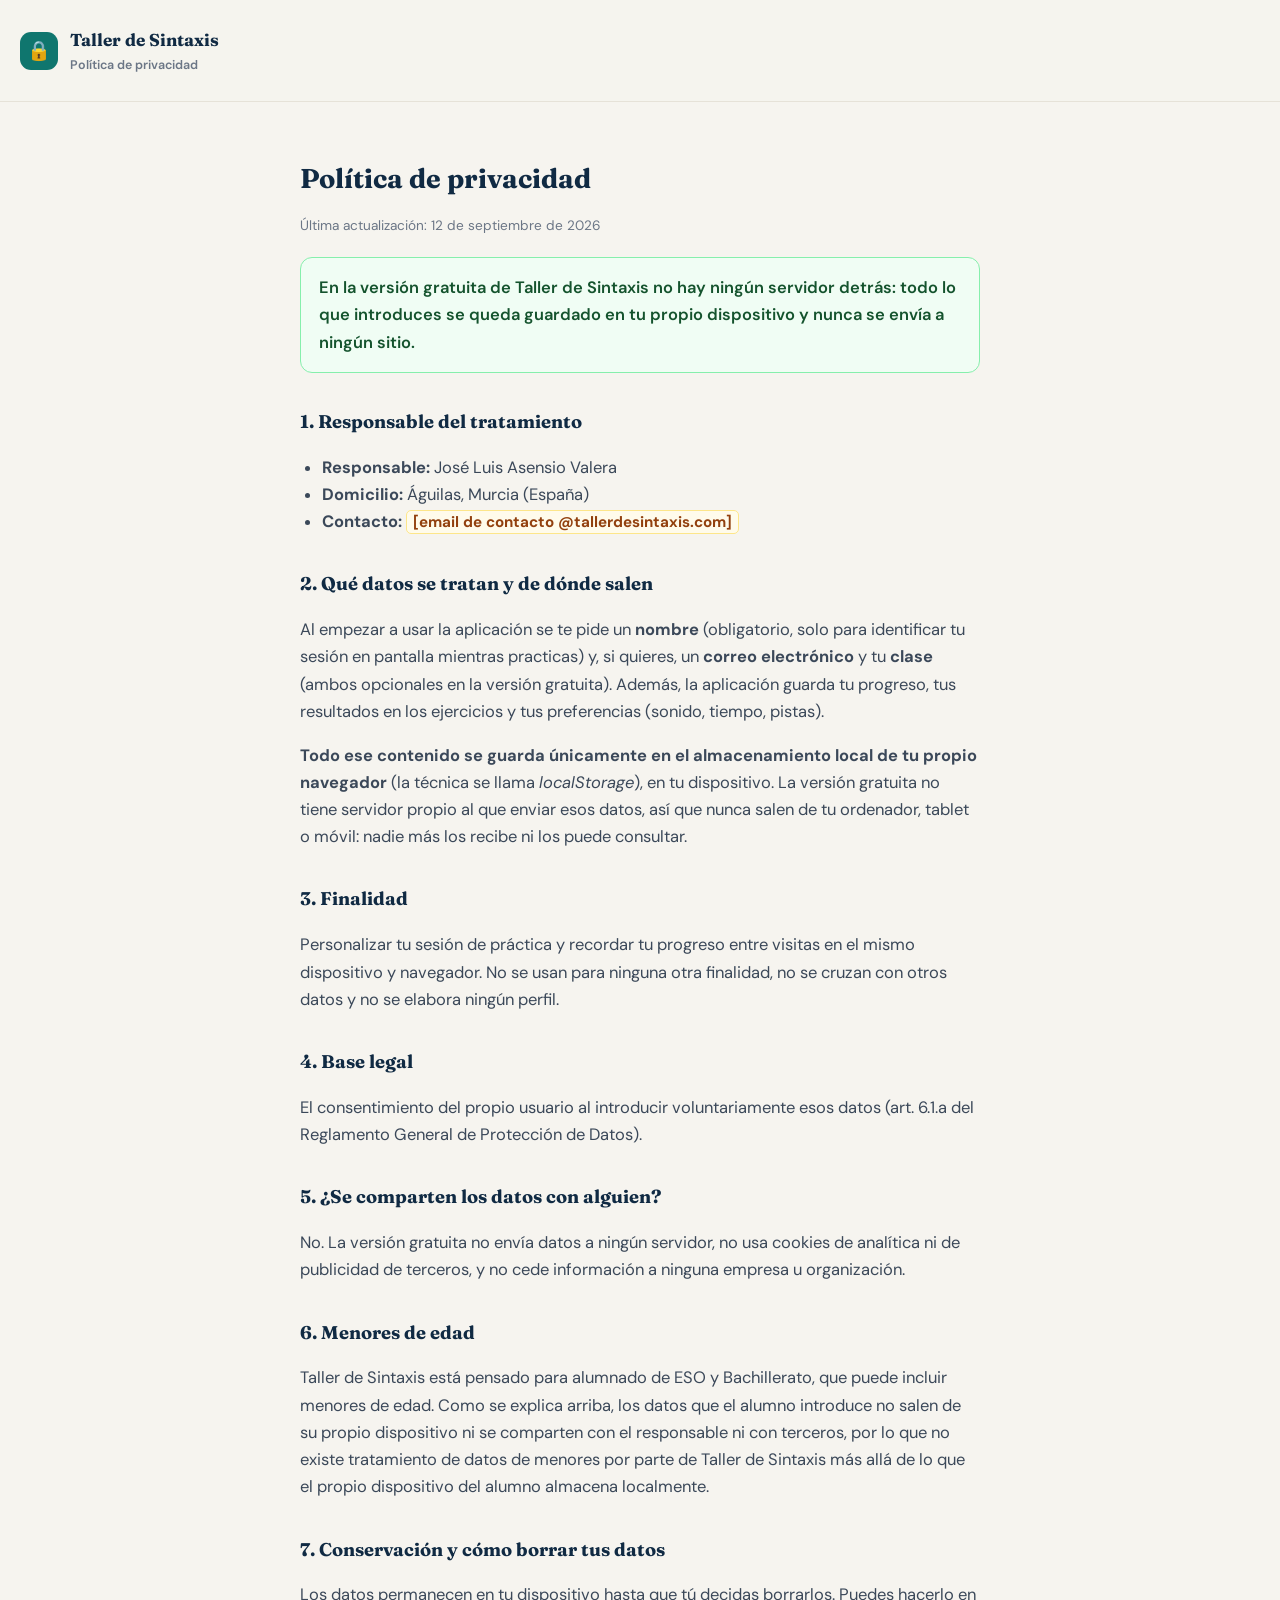
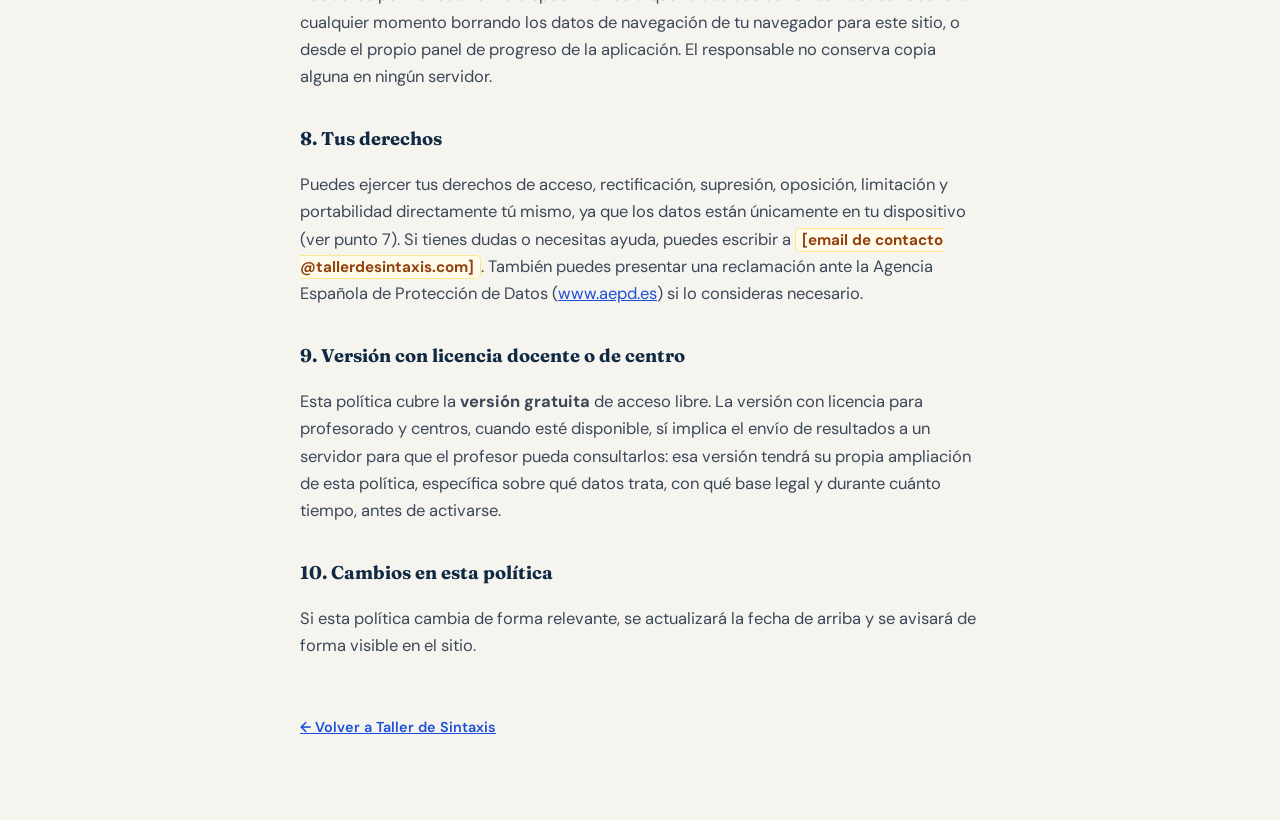
<file: privacidad.html>
<!DOCTYPE html>
<html lang="es">
<head>
<meta charset="UTF-8">
<meta name="viewport" content="width=device-width, initial-scale=1.0">
<title>Política de Privacidad · Taller de Sintaxis</title>
<meta name="description" content="Política de privacidad de Taller de Sintaxis: qué datos se guardan, dónde y con qué finalidad en la versión gratuita.">
<meta name="robots" content="noindex">
<link rel="icon" href="assets/favicon.svg" type="image/svg+xml">
<link rel="preconnect" href="https://fonts.googleapis.com">
<link rel="preconnect" href="https://fonts.gstatic.com" crossorigin>
<link href="https://fonts.googleapis.com/css2?family=Fraunces:opsz,wght@9..144,600;9..144,700&family=DM+Sans:opsz,wght@9..40,400;9..40,500;9..40,700&display=swap" rel="stylesheet">
<style>
:root{
  --primary:#102A43; --secondary:#2563EB; --secondary-dk:#1D4ED8; --accent:#0F766E;
  --bg:#F6F4EF; --surface:#FFFFFF; --text:#1C2530; --text-2:#3B4859; --muted:#6B7686;
  --border:#E6E2D8; --ok-bg:#F0FDF4; --ok-bd:#86EFAC; --ok:#15803D;
  --warn-bg:#FFFBEB; --warn-bd:#FDE68A; --warn:#92400E;
  --font-display:'Fraunces', Georgia, serif;
  --font-body:'DM Sans', system-ui, -apple-system, 'Segoe UI', Roboto, sans-serif;
}
*{box-sizing:border-box}
body{margin:0; background:var(--bg); color:var(--text); font-family:var(--font-body); font-size:16.5px; line-height:1.65}
a{color:var(--secondary-dk)}
header{padding:26px 20px; display:flex; align-items:center; gap:12px; border-bottom:1px solid var(--border); background:rgba(246,244,239,.9)}
.mark{width:38px; height:38px; border-radius:11px; background:var(--accent); color:#fff; display:grid; place-items:center; font-size:19px; flex:none}
header b{font-family:var(--font-display); font-size:1.08rem; color:var(--primary)}
header span{display:block; font-size:.78rem; color:var(--muted); font-weight:600}
main{max-width:720px; margin:0 auto; padding:36px 20px 80px}
h1{font-family:var(--font-display); color:var(--primary); font-size:1.7rem; margin-bottom:6px}
.updated{color:var(--muted); font-size:.85rem; margin-bottom:12px}
.highlight{background:var(--ok-bg); border:1.5px solid var(--ok-bd); color:#14532D; border-radius:12px; padding:16px 18px; font-weight:600; margin:20px 0 30px}
h2{font-family:var(--font-display); color:var(--primary); font-size:1.15rem; margin-top:34px; margin-bottom:10px}
p, li{color:var(--text-2)}
ul{padding-left:22px}
table{width:100%; border-collapse:collapse; margin:14px 0 6px; font-size:.92rem}
th, td{text-align:left; padding:8px 10px; border-bottom:1px solid var(--border); vertical-align:top}
th{color:var(--primary); font-size:.78rem; text-transform:uppercase; letter-spacing:.03em}
.placeholder{background:var(--warn-bg); border:1.5px solid var(--warn-bd); color:var(--warn); padding:1px 6px; border-radius:5px; font-weight:700; font-size:.92em}
.back{display:inline-block; margin-top:40px; font-size:.9rem; font-weight:600}
</style>
</head>
<body>
<header>
  <div class="mark">🔒</div>
  <div><b>Taller de Sintaxis</b><span>Política de privacidad</span></div>
</header>
<main>
  <h1>Política de privacidad</h1>
  <p class="updated">Última actualización: 12 de septiembre de 2026</p>

  <div class="highlight">
    En la versión gratuita de Taller de Sintaxis no hay ningún servidor
    detrás: todo lo que introduces se queda guardado en tu propio dispositivo
    y nunca se envía a ningún sitio.
  </div>

  <h2>1. Responsable del tratamiento</h2>
  <ul>
    <li><strong>Responsable:</strong> José Luis Asensio Valera</li>
    <li><strong>Domicilio:</strong> Águilas, Murcia (España)</li>
    <li><strong>Contacto:</strong> <span class="placeholder">[email de contacto @tallerdesintaxis.com]</span></li>
  </ul>

  <h2>2. Qué datos se tratan y de dónde salen</h2>
  <p>Al empezar a usar la aplicación se te pide un <strong>nombre</strong>
  (obligatorio, solo para identificar tu sesión en pantalla mientras
  practicas) y, si quieres, un <strong>correo electrónico</strong> y tu
  <strong>clase</strong> (ambos opcionales en la versión gratuita). Además, la
  aplicación guarda tu progreso, tus resultados en los ejercicios y tus
  preferencias (sonido, tiempo, pistas).</p>
  <p><strong>Todo ese contenido se guarda únicamente en el almacenamiento
  local de tu propio navegador</strong> (la técnica se llama
  <em>localStorage</em>), en tu dispositivo. La versión gratuita no tiene
  servidor propio al que enviar esos datos, así que nunca salen de tu
  ordenador, tablet o móvil: nadie más los recibe ni los puede consultar.</p>

  <h2>3. Finalidad</h2>
  <p>Personalizar tu sesión de práctica y recordar tu progreso entre visitas
  en el mismo dispositivo y navegador. No se usan para ninguna otra
  finalidad, no se cruzan con otros datos y no se elabora ningún perfil.</p>

  <h2>4. Base legal</h2>
  <p>El consentimiento del propio usuario al introducir voluntariamente esos
  datos (art. 6.1.a del Reglamento General de Protección de Datos).</p>

  <h2>5. ¿Se comparten los datos con alguien?</h2>
  <p>No. La versión gratuita no envía datos a ningún servidor, no usa
  cookies de analítica ni de publicidad de terceros, y no cede información a
  ninguna empresa u organización.</p>

  <h2>6. Menores de edad</h2>
  <p>Taller de Sintaxis está pensado para alumnado de ESO y Bachillerato,
  que puede incluir menores de edad. Como se explica arriba, los datos que
  el alumno introduce no salen de su propio dispositivo ni se comparten con
  el responsable ni con terceros, por lo que no existe tratamiento de datos
  de menores por parte de Taller de Sintaxis más allá de lo que el propio
  dispositivo del alumno almacena localmente.</p>

  <h2>7. Conservación y cómo borrar tus datos</h2>
  <p>Los datos permanecen en tu dispositivo hasta que tú decidas borrarlos.
  Puedes hacerlo en cualquier momento borrando los datos de navegación de tu
  navegador para este sitio, o desde el propio panel de progreso de la
  aplicación. El responsable no conserva copia alguna en ningún servidor.</p>

  <h2>8. Tus derechos</h2>
  <p>Puedes ejercer tus derechos de acceso, rectificación, supresión,
  oposición, limitación y portabilidad directamente tú mismo, ya que los
  datos están únicamente en tu dispositivo (ver punto 7). Si tienes dudas o
  necesitas ayuda, puedes escribir a
  <span class="placeholder">[email de contacto @tallerdesintaxis.com]</span>.
  También puedes presentar una reclamación ante la Agencia Española de
  Protección de Datos (<a href="https://www.aepd.es" target="_blank" rel="noopener">www.aepd.es</a>)
  si lo consideras necesario.</p>

  <h2>9. Versión con licencia docente o de centro</h2>
  <p>Esta política cubre la <strong>versión gratuita</strong> de acceso
  libre. La versión con licencia para profesorado y centros, cuando esté
  disponible, sí implica el envío de resultados a un servidor para que el
  profesor pueda consultarlos: esa versión tendrá su propia ampliación de
  esta política, específica sobre qué datos trata, con qué base legal y
  durante cuánto tiempo, antes de activarse.</p>

  <h2>10. Cambios en esta política</h2>
  <p>Si esta política cambia de forma relevante, se actualizará la fecha de
  arriba y se avisará de forma visible en el sitio.</p>

  <a class="back" href="index.html">← Volver a Taller de Sintaxis</a>
</main>
</body>
</html>
</file>
<file: css/tokens.css>
/* tokens.css - Variables :root y reset universal
   Extraido de styles.css (sub-paso 2b, mayo 2026)
   Originalmente parte del bloque 1 inline de index.html. */

/* ══════════ DESIGN TOKENS ══════════ */
*,*::before,*::after{box-sizing:border-box;margin:0;padding:0}
:root{
  --parch-bg:#E8D5A3;--parch-bg2:#DFC88F;
  --parch-ink:#3B2A1A;--parch-border:#B8945A;
  --parch-shadow:0 4px 18px rgba(59,42,26,.18),0 0 0 1px rgba(59,42,26,.08);
  --parch-shadow-lg:0 12px 40px rgba(59,42,26,.25),0 0 1px rgba(59,42,26,.1);
  --paper:#FAF8F4;--paper2:#F4F0E8;--paper3:#EAE3D4;
  --ink:#1C1510;--ink2:#44342A;--muted:#7A6655;--border:#D4C4A8;
  --blue:#2563EB;--blue-lt:#DBEAFE;--blue-dk:#1D4ED8;
  --green:#16A34A;--green-lt:#DCFCE7;
  --red:#DC2626;--red-lt:#FEF2F2;
  --amber:#D97706;--amber-lt:#FEF3C7;
  --purple:#7C3AED;--purple-lt:#EDE9FE;
  --r:14px;--r-lg:20px;
  --sh:0 3px 16px rgba(59,42,26,.14),0 0 0 1px rgba(59,42,26,.06);
  --sh-lg:0 12px 40px rgba(59,42,26,.22),0 0 1px rgba(59,42,26,.08);
  --sh-card:0 4px 22px rgba(59,42,26,.1),0 0 0 1px rgba(59,42,26,.05);
  --fire:#FF4500;--fire-lt:#FFF1EE;--gold:#F59E0B;--gold-lt:#FFFBEB;

  /* ─────────────────────────────────────────────────────────────
     UI DESIGN SYSTEM — Premium educational SaaS palette
     Used app-wide. Per-domain tokens (syntactic colours, arcade
     neón, etc.) override these locally.
     ───────────────────────────────────────────────────────────── */
  /* Surfaces
     Background revisado (C.3, mayo 2026): el crema #F4F2EC viejo tiraba
     a beige-tostado y chocaba con la paleta navy/teal. Sustituido por un
     blanco-cool sutil que deja respirar el contenido sin competir. */
  --ui-bg:        #F4F5F8;   /* page background — cool off-white, neutro elegante */
  --ui-surface:   #FFFFFF;   /* cards, modals */
  --ui-surface-2: #FAFAFC;   /* subtle alt surface (inset panels) — un punto más oscuro que surface */
  --ui-border:    #E2DFD5;   /* default borders, subtle */
  --ui-border-strong: #C9C3B5; /* dividers, active edges */

  /* Text */
  --ui-ink:       #0F2342;   /* primary text — deep navy, not pure black */
  --ui-ink-2:     #1E3A5F;   /* secondary headings */
  --ui-muted:     #5C6B7E;   /* body muted text */
  --ui-muted-2:   #94A3B8;   /* captions, helper text */

  /* Brand & interaction */
  --ui-navy:        #0F2342;
  --ui-navy-soft:   #1E3A5F;
  --ui-navy-tint:   #EAEEF5; /* navy at ~6% — for hover bg, tag bg */
  --ui-teal:        #0F766E; /* primary action / CTA accent */
  --ui-teal-dk:     #115E59;
  --ui-teal-tint:   #E5F4F1;
  --ui-cyan:        #0891B2; /* secondary accent / links */
  --ui-cyan-tint:   #E5F2F6;
  --ui-magenta:     #BE185D; /* tertiary / arcade-like energy */
  --ui-magenta-tint:#FBE8EE;

  /* Status (semantic) */
  --ui-ok:        #15803D;
  --ui-ok-tint:   #DCFCE7;
  --ui-warn:      #B45309;
  --ui-warn-tint: #FEF3C7;
  --ui-err:       #BE123C;
  --ui-err-tint:  #FFE4E6;
  --ui-info:      #1E40AF;
  --ui-info-tint: #DBEAFE;

  /* Radii */
  --ui-r-sm: 8px;
  --ui-r:    12px;
  --ui-r-lg: 16px;
  --ui-r-xl: 22px;
  --ui-r-pill: 999px;

  /* Shadows (soft, navy-tinted instead of brown) */
  --ui-sh-1: 0 1px 2px rgba(15,35,66,.05), 0 2px 6px rgba(15,35,66,.06);
  --ui-sh-2: 0 1px 2px rgba(15,35,66,.05), 0 6px 18px rgba(15,35,66,.09);
  --ui-sh-3: 0 2px 4px rgba(15,35,66,.06), 0 14px 32px rgba(15,35,66,.13);
  --ui-sh-focus: 0 0 0 3px rgba(15,118,110,.30);

  /* Type system */
  --ui-font-display: 'Fraunces', 'Lora', Georgia, serif;
  --ui-font-body:    'Lora', 'Georgia', serif;
  --ui-font-ui:      'DM Sans', 'Nunito', system-ui, sans-serif;
  --ui-font-mono:    'JetBrains Mono', ui-monospace, Menlo, monospace;

  /* Motion */
  --ui-ease:       cubic-bezier(.16,1,.3,1);
  --ui-ease-bounce:cubic-bezier(.34,1.56,.64,1);
  --ui-dur-fast:   .14s;
  --ui-dur:        .22s;
  --ui-dur-slow:   .42s;

  /* Portada palette — premium minimalista (mayo 2026).
     Crema cálido + petróleo + esmeralda. Independiente de --ui-* para no
     arrastrar el resto de pantallas si la paleta global cambia. */
  --portada-bg:        #F5F1E8; /* cream — cálido */
  --portada-card:      #FFFFFF;
  --portada-border:    #E6E0D2;
  --portada-navy:      #102A43; /* petróleo, títulos — barra de Sintáctico */
  --portada-navy-soft: #1E3A5F;
  --portada-teal:      #0F766E; /* esmeralda — barra de Morfológico */
  --portada-teal-soft: #14B8A6;
  --portada-azul:      #2F6FB0; /* azul acero medio — barra de Sintagmas (distinto del navy) */
  --portada-vino:      #9D4B5E; /* granate suave — barra de Compuesta (cálido, ni violeta ni naranja) */
  --portada-oliva:     #5C6B2E; /* oliva editorial — barra de la Fábrica de Palabras */
  --portada-blue-soft: #7FA7C9; /* azul suave (legacy, otros usos) */
  --portada-cyan:      #0E7490;
  --portada-magenta:   #BE185D; /* solo arcade */
  --portada-muted:     #5C6B7E;
  --portada-decor:     rgba(15,42,67,0.06); /* puntos/círculos decorativos */

  /* ─────────────────────────────────────────────────────────────
     FÁBRICA DE PALABRAS — paleta del módulo (jul-2026)
     Oliva editorial. Es el quinto acento de la paleta de portada y
     respeta su regla escrita: "no se usa violeta ni neón".
     Por qué oliva y no otro: los cuatro académicos ya ocupan el eje
     frío (petróleo 210°, esmeralda 175°, azul acero 210°) y el
     granate (345°); Arcade y Chispa ocupan el ámbar (35°). El hueco
     real de la rueda es el verde-amarillo (~75°), que además NO se
     confunde con el esmeralda de Morfológico: uno es verde-azul y
     otro verde-amarillo. Semánticamente encaja con un taller
     (delantal, banco de trabajo) y es un color que en secundaria se
     lee como "de mayores", no como infantil.
     Todo el módulo referencia estas variables: cambiar el color de
     la Fábrica es cambiar --fab-oliva y sus derivados, nada más.
     ───────────────────────────────────────────────────────────── */
  --fab-oliva:      #5C6B2E; /* acento principal: barras, títulos, botón */
  --fab-oliva-dk:   #44511F; /* sombra dura del botón y estado :active */
  --fab-oliva-soft: #7E9142; /* hover y elementos secundarios */
  --fab-tint:       #F3F5E9; /* fondo de ficha/panel en reposo */
  --fab-tint-2:     #E7ECD3; /* fondo de ficha seleccionada */
  --fab-border:     #C3CFA0; /* borde en reposo */

  /* ─────────────────────────────────────────────────────────────
     LABORATORIO DE ORACIONES (jul-2026) — mismo patrón que --fab-*:
     cambiar el color del módulo es cambiar --lab-verde y derivados,
     nada más. Verde tomado directamente del color de cabecera ya
     elegido para la hoja Laboratorio_Banco en el Sheet (#1b7a4d),
     para que Sheet y app se reconozcan como el mismo módulo. OJO:
     queda cerca de --green (#16A34A, Morfológico/Maestro) — se
     distinguen por ser más oscuro y virar a azulado, pero si al
     verlas juntas en la portada resultan confundibles, es la primera
     variable a retocar (ver arriba, nota de la Fábrica sobre la
     rueda de color de la portada).
     ───────────────────────────────────────────────────────────── */
  --lab-verde:      #1B7A4D; /* acento principal: barras, títulos, botón */
  --lab-verde-dk:   #145A39; /* sombra dura del botón y estado :active */
  --lab-verde-soft: #2F9C68; /* hover y elementos secundarios */
  --lab-tint:       #EAF6EF; /* fondo de ficha/panel en reposo */
  --lab-tint-2:     #D3ECDE; /* fondo de ficha seleccionada */
  --lab-border:     #A8D8BE; /* borde en reposo */
}
</file>
<file: css/legacy.css>
/* legacy.css - CSS del bloque 1 original (sin :root)
   Extraido de styles.css (sub-paso 2b, mayo 2026)
   Cascada: se carga DESPUES de tokens.css y ANTES de theme/new-ui.css. */

html,body{min-height:100dvh;background:var(--parch-bg);font-family:'Nunito',sans-serif;color:var(--ink)}
/* Parchment texture overlay */
body::after{content:'';position:fixed;inset:0;pointer-events:none;z-index:0;
  background:url("data:image/svg+xml,%3Csvg xmlns='http://www.w3.org/2000/svg' width='400' height='400'%3E%3Cfilter id='parch'%3E%3CfeTurbulence type='fractalNoise' baseFrequency='.65' numOctaves='3' stitchTiles='stitch'/%3E%3CfeColorMatrix type='saturate' values='0'/%3E%3C/filter%3E%3Crect width='400' height='400' filter='url(%23parch)' opacity='.06'/%3E%3C/svg%3E");
  mix-blend-mode:multiply;opacity:.55}
body::before{content:'';position:fixed;inset:0;pointer-events:none;z-index:0;opacity:.25;
  background:url("data:image/svg+xml,%3Csvg xmlns='http://www.w3.org/2000/svg' width='300' height='300'%3E%3Cfilter id='n'%3E%3CfeTurbulence type='fractalNoise' baseFrequency='.9' numOctaves='4'/%3E%3CfeColorMatrix type='saturate' values='0'/%3E%3C/filter%3E%3Crect width='300' height='300' filter='url(%23n)' opacity='.04'/%3E%3C/svg%3E")}
#app{position:relative;z-index:1;min-height:100dvh}
button{font-family:inherit;cursor:pointer;border:none;background:none}
input{font-family:inherit;outline:none}
::placeholder{color:#C8C4BC;opacity:1}
::-webkit-scrollbar{width:5px;height:5px}
::-webkit-scrollbar-track{background:transparent}
::-webkit-scrollbar-thumb{background:var(--parch-border);border-radius:3px;opacity:.5}

/* ── Screens ── */
.screen{display:none;min-height:100dvh}
.screen.active{display:flex}

/* ── Loading ── */
#screen-loading{align-items:center;justify-content:center;flex-direction:column;gap:24px}
.spinner{width:54px;height:54px;border:3px solid var(--paper3);border-top-color:var(--blue);border-radius:50%;animation:spin .75s linear infinite}
.loading-txt{font-size:1.1rem;font-weight:700;color:var(--muted);animation:pulse 1.6s ease infinite}
@keyframes spin{to{transform:rotate(360deg)}}
@keyframes pulse{0%,100%{opacity:.55}50%{opacity:1}}
@keyframes arcCdPulse{0%{transform:scale(.4);opacity:0}50%{transform:scale(1.1);opacity:1}100%{transform:scale(1);opacity:1}}
@keyframes pfToggleAttention{0%,100%{box-shadow:0 2px 0 #92400E,0 0 0 0 rgba(180,83,9,0)}50%{box-shadow:0 2px 0 #92400E,0 0 0 6px rgba(180,83,9,.18)}}
.pf-toggle-attention{animation:pfToggleAttention 2.4s ease-in-out infinite}
.pf-toggle-attention:hover{animation:none;transform:translateY(-1px);box-shadow:0 3px 0 #92400E !important}
.pf-toggle-attention.pf-opened{animation:none}
@keyframes correctPop{0%{transform:scale(1);background:var(--bg-tag-ok,#DCFCE7)}40%{transform:scale(1.06);background:#86EFAC}100%{transform:scale(1);background:var(--bg-tag-ok,#DCFCE7)}}
.correct-pop{animation:correctPop .42s cubic-bezier(.34,1.56,.64,1)}
/* Snap diferenciado para funciones de mayor peso pedagógico (FUNC_WEIGHT > 1.2):
   Sujeto, CD, CI, Atr., CPvo, C.Rég., C.Ag. El refuerzo visual es proporcional
   a la dificultad — sin sonido ni texto extra, solo la física del rebote. */
@keyframes correctPopHard{0%{transform:scale(1);background:var(--bg-tag-ok,#DCFCE7);box-shadow:none}45%{transform:scale(1.14);background:#4ADE80;box-shadow:0 0 0 5px rgba(74,222,128,.28)}100%{transform:scale(1);background:var(--bg-tag-ok,#DCFCE7);box-shadow:none}}
.correct-pop-hard{animation:correctPopHard .54s cubic-bezier(.34,1.56,.64,1)}
@keyframes correctToastIn{0%{opacity:0;transform:translate(-50%,8px) scale(.85)}55%{opacity:1;transform:translate(-50%,-3px) scale(1.04)}100%{opacity:1;transform:translate(-50%,0) scale(1)}}
@keyframes correctToastOut{0%{opacity:1;transform:translate(-50%,0)}100%{opacity:0;transform:translate(-50%,-12px)}}
@keyframes comboIn{0%{transform:translate(-50%,20px) scale(.7);opacity:0}60%{transform:translate(-50%,-4px) scale(1.08);opacity:1}100%{transform:translate(-50%,0) scale(1);opacity:1}}
@keyframes fadeIn{from{opacity:0}to{opacity:1}}

/* ── Core components ── */
.card{background:var(--paper);border-radius:var(--r);box-shadow:var(--sh);border:1.5px solid var(--parch-border);}
.btn{display:inline-flex;align-items:center;justify-content:center;gap:8px;padding:11px 22px;border-radius:10px;font-family:'Nunito',sans-serif;font-weight:700;font-size:.92rem;transition:all .15s;cursor:pointer;border:none}
.btn:active{transform:scale(.97)}
.btn:disabled{opacity:.42;pointer-events:none}
.btn-primary{background:var(--blue);color:#fff}.btn-primary:hover{background:var(--blue-dk)}
.btn-ghost{background:transparent;border:1.5px solid var(--border);color:var(--muted)}.btn-ghost:hover{border-color:#bbb;background:var(--paper2)}
.btn-success{background:var(--green);color:#fff}.btn-success:hover{filter:brightness(1.07)}
.btn-lg{padding:15px 34px;font-size:1.05rem;border-radius:14px}
.btn-sm{padding:7px 14px;font-size:.78rem;border-radius:8px}
.input{width:100%;padding:11px 15px;border:1.5px solid var(--border);border-radius:10px;font-family:'Nunito',sans-serif;font-size:.92rem;background:var(--paper);color:var(--ink);transition:border-color .15s}
.input:focus{border-color:var(--blue);background:#fff}
.ferr{color:var(--red);font-size:.75rem;margin-top:5px;display:none}
.ferr.show{display:block}

/* ── Login ── */
#screen-login{align-items:center;justify-content:center;flex-direction:column;padding:24px 16px}
.login-hero{text-align:center;margin-bottom:26px;user-select:none}
.login-hero h1{font-size:2.9rem;font-weight:900;color:var(--ink);letter-spacing:-.02em;line-height:1.1}
.login-hero p{color:var(--muted);font-size:.94rem;margin-top:7px}
.login-card{width:100%;max-width:470px;padding:26px 28px;box-shadow:0 8px 32px rgba(59,42,26,.18),0 0 0 2px var(--parch-border)}
.field{margin-bottom:17px}
.field label{display:block;font-weight:700;font-size:.85rem;margin-bottom:7px;color:var(--ink2)}
.sel-grid{display:grid;grid-template-columns:1fr 1fr;gap:10px}
.sel-card{display:flex;flex-direction:column;align-items:center;gap:5px;padding:14px 10px;border-radius:12px;border:2px solid var(--border);background:var(--paper);cursor:pointer;transition:all .15s;text-align:center}
.sel-card:hover{border-color:#C5C0B8;background:var(--paper2)}
.sel-card.sel-active{border-color:var(--blue);background:rgba(37,99,235,.04)}
.sel-icon{font-size:1.35rem}.sel-title{font-weight:800;font-size:.84rem;color:var(--ink)}
.sel-card.sel-active .sel-title{color:var(--blue)}
.sel-desc{font-size:.7rem;color:var(--muted);line-height:1.35}
/* ── Tarjetas de modo Arcade (grandes, atractivas, en columna) ── */
.arc-mode-grid{display:flex;flex-direction:column;gap:12px}
.arc-mode-card{display:flex;align-items:center;gap:14px;width:100%;padding:14px 16px;border-radius:16px;border:2px solid var(--border);background:var(--paper);cursor:pointer;text-align:left;transition:transform .14s ease,box-shadow .14s ease,border-color .14s ease,background .14s ease}
.arc-mode-card:hover{transform:translateY(-2px);box-shadow:0 10px 24px rgba(0,0,0,.13)}
.arc-mode-card .amc-icon{flex:0 0 auto;width:48px;height:48px;display:flex;align-items:center;justify-content:center;font-size:1.7rem;border-radius:14px;box-shadow:0 4px 12px rgba(0,0,0,.14)}
.arc-mode-card .amc-body{flex:1;display:flex;flex-direction:column;gap:3px;min-width:0}
.arc-mode-card .amc-title{font-weight:800;font-size:1rem;color:var(--ink);display:flex;align-items:center;gap:8px}
.arc-mode-card .amc-desc{font-size:.78rem;color:var(--muted);line-height:1.35}
.arc-mode-card .amc-go{flex:0 0 auto;font-size:1rem;font-weight:900;color:var(--muted);opacity:.4;transition:opacity .14s,transform .14s}
.arc-mode-card:hover .amc-go{opacity:1;transform:translateX(3px)}
.amc-tag{font-size:.6rem;font-weight:900;letter-spacing:.08em;padding:2px 7px;border-radius:999px;background:linear-gradient(135deg,#7C3AED,#EC4899);color:#fff}
.am-survival .amc-icon{background:linear-gradient(135deg,#FB7185,#EF4444)}
.am-timer .amc-icon{background:linear-gradient(135deg,#38BDF8,#2563EB)}
.am-ghost .amc-icon{background:linear-gradient(135deg,#A78BFA,#7C3AED)}
.am-radar .amc-icon{background:linear-gradient(135deg,#34D399,#059669)}
.arc-mode-card.amc-active{border-color:var(--blue)}
/* !important: blinda el color por modo frente a reglas del tema new-ui */
.am-survival.amc-active{border-color:#EF4444 !important;background:rgba(239,68,68,.06) !important}
.am-timer.amc-active{border-color:#2563EB !important;background:rgba(37,99,235,.06) !important}
.am-ghost.amc-active{border-color:#7C3AED !important;background:rgba(124,58,237,.07) !important}
.am-radar.amc-active{border-color:#059669 !important;background:rgba(5,150,105,.07) !important}
.arc-mode-card.amc-active .amc-go{opacity:1}
/* ── Radar de Errores (tarjetas claras sobre #screen-arcade oscuro) ── */
.radar-sentence{font-size:1.15rem;font-weight:800;color:var(--ink);text-align:center;line-height:1.4;margin:2px 0 6px}
.radar-hint-line{font-size:.82rem;color:var(--muted);text-align:center;line-height:1.4;margin-bottom:14px}
.radar-list{display:flex;flex-direction:column;gap:9px;margin-bottom:14px}
.radar-row{display:flex;align-items:center;gap:10px;width:100%;padding:12px 14px;border-radius:13px;border:2px solid var(--border);background:var(--paper);cursor:pointer;text-align:left;transition:transform .12s ease,box-shadow .12s ease,border-color .12s ease}
.radar-row:hover{transform:translateY(-2px);box-shadow:0 8px 20px rgba(0,0,0,.16);border-color:#059669}
.radar-words{flex:1;font-weight:700;font-size:.95rem;color:var(--ink);min-width:0}
.radar-arrow{flex:0 0 auto;color:var(--muted);font-weight:900}
.radar-label{flex:0 0 auto;font-weight:900;font-size:.8rem;color:#059669;background:rgba(5,150,105,.1);padding:4px 11px;border-radius:999px;white-space:nowrap}
.radar-noerr{display:block;width:100%;padding:13px 14px;border-radius:13px;border:2px solid var(--border);background:var(--paper);cursor:pointer;font-weight:800;font-size:.92rem;color:var(--ink);transition:transform .12s ease,box-shadow .12s ease,border-color .12s ease}
.radar-noerr:hover{transform:translateY(-2px);box-shadow:0 8px 20px rgba(0,0,0,.16);border-color:#059669;color:#059669}
.radar-wronglabel{text-align:center;font-size:.86rem;color:var(--muted);margin-bottom:14px}
.radar-wronglabel s{color:#EF4444;font-weight:700}
.input-pin{text-align:center;font-size:1.4rem;letter-spacing:.28em;font-weight:900}
hr.divider{border:none;border-top:1px solid var(--border);margin:17px 0}

/* ── Topbar ── */
.topbar{position:sticky;top:0;z-index:30;background:rgba(244,240,232,.96);backdrop-filter:blur(12px);border-bottom:1.5px solid var(--parch-border);box-shadow:0 2px 10px rgba(59,42,26,.1)}
.tb-inner{max-width:960px;margin:0 auto;padding:10px 18px}
.tb-row1{display:flex;align-items:center;gap:10px}
.tb-name{font-weight:800;font-size:.84rem;white-space:nowrap;overflow:hidden;text-overflow:ellipsis;max-width:86px}
.prog-bar{flex:1;height:5px;background:var(--paper3);border-radius:3px;overflow:hidden}
.prog-fill{height:100%;background:var(--blue);border-radius:3px;transition:width .7s ease}
.tb-counter{font-size:.77rem;font-weight:700;color:var(--muted);white-space:nowrap}
.tb-timer{display:none;font-family:monospace;font-size:.84rem;font-weight:800;padding:3px 9px;border-radius:7px;white-space:nowrap}
.tb-badge{padding:3px 9px;border-radius:99px;font-size:.7rem;font-weight:700;white-space:nowrap}
.badge-exam{background:var(--amber-lt);color:#78350F}
.badge-practice{background:var(--blue-lt);color:#1D4ED8}
.badge-proj{background:#1E40AF;color:#fff}
.phase-pills{display:flex;gap:6px;margin-top:8px;flex-wrap:wrap}
.ppill{display:inline-flex;align-items:center;gap:4px;padding:3px 10px;border-radius:99px;font-size:.7rem;font-weight:700;border:1.5px solid transparent;transition:all .25s}
.pp-done{background:rgba(22,163,74,.1);border-color:rgba(22,163,74,.25);color:var(--green)}
.pp-active{background:var(--blue);color:#fff;border-color:var(--blue)}
.pp-pending{background:var(--paper3);border-color:var(--border);color:var(--muted)}
.pp-skip{background:var(--paper3);border-color:var(--border);color:var(--muted);opacity:.3}
.proj-bar{display:none;align-items:center;gap:10px;padding:9px 18px;background:#1E40AF;color:#fff;position:sticky;top:0;z-index:35}
.screen-game.is-proj .proj-bar{display:flex}
.proj-bar-title{font-weight:800;font-size:.9rem}
.proj-bar-mode{font-size:.75rem;opacity:.75;font-weight:600;padding:2px 8px;border:1px solid rgba(255,255,255,.3);border-radius:99px}
/* Projector: sentence wraps fully — no horizontal scroll */
.screen-game.is-proj .sent-wrap{flex-wrap:wrap;width:100%}
.api-warn{padding:7px 20px;font-size:.79rem;font-weight:700;text-align:center;display:none;border-bottom:1px solid}
.api-warn.show{display:block}
.api-warn-mock{background:var(--amber-lt);color:#78350F;border-color:#FDE68A}
.api-warn-err{background:var(--red-lt);color:#991B1B;border-color:#FCA5A5}

/* ── Instruction card ── */
.inst-card{position:relative;overflow:hidden;background:#FEFCF2;border:1.5px solid var(--parch-border);border-left:6px solid var(--blue);border-radius:var(--r);padding:20px 24px 17px;margin-bottom:22px;box-shadow:var(--sh-card)}
.inst-card::after{content:attr(data-num);position:absolute;right:14px;bottom:-6px;font-size:6rem;font-weight:900;line-height:1;color:rgba(37,99,235,.055);pointer-events:none;user-select:none;font-family:'Nunito',sans-serif}
.inst-badge{display:inline-flex;align-items:center;gap:5px;padding:3px 11px;border-radius:99px;background:var(--blue-lt);color:var(--blue);font-size:.7rem;font-weight:800;text-transform:uppercase;letter-spacing:.07em;margin-bottom:9px}
.inst-title{font-size:1.7rem;font-weight:900;color:var(--ink);letter-spacing:-.02em;line-height:1.2;margin-bottom:7px}
.inst-sub{font-size:1.05rem;color:var(--ink2);line-height:1.55}
.inst-tip{display:inline-flex;align-items:center;gap:6px;margin-top:11px;padding:7px 12px;border-radius:9px;background:var(--blue-lt);color:#1D4ED8;font-size:.82rem;font-weight:700}
.screen-game.is-proj .inst-title{font-size:2.2rem}
.screen-game.is-proj .inst-sub{font-size:1.05rem}

/* ── Sentence ── */
.sent-scroll{overflow-x:visible;overflow-y:visible;padding-bottom:8px}
.sent-scroll::-webkit-scrollbar{height:4px}
.sent-scroll::-webkit-scrollbar-thumb{background:var(--paper3);border-radius:2px}
.sent-wrap{display:flex;flex-wrap:wrap;gap:6px 10px;align-items:flex-end;min-width:100%;padding:4px 2px 2px}
.wu{display:inline-flex;flex-direction:column;align-items:center;gap:2px;cursor:pointer;transition:transform .1s}
.wu.is-punct{cursor:default}
/* Agrupa cada signo de puntuación con su palabra adyacente para que NUNCA se
   separen en líneas distintas tras el flex-wrap del .sent-wrap. Equivalente al
   Word Joiner que usa el módulo de compuestas. El gap horizontal interno se
   reduce a 1px para que la puntuación quede visualmente pegada a su palabra. */
.wu-group{display:inline-flex;flex-wrap:nowrap;align-items:flex-end;gap:6px 1px}
.wu-text{font-family:'Lora',serif;font-size:1.3rem;padding:3px 8px;border-radius:7px;transition:background .12s;user-select:none;white-space:nowrap}
.wu-badge{font-size:.6rem;font-weight:800;padding:2px 6px;border-radius:5px;opacity:0;transition:opacity .2s;white-space:nowrap}
.wu.wu-verb .wu-text{background:var(--green-lt);color:#166534;font-weight:700}
.wu.wu-verb .wu-badge{background:var(--green);color:#fff;opacity:1}
.wu.wu-subj .wu-text{background:var(--blue-lt);color:#1E40AF;font-weight:600}
.wu.wu-subj .wu-badge{background:var(--blue);color:#fff;opacity:1}
.wu.wu-select:not(.is-punct):hover .wu-text{background:rgba(37,99,235,.12)}
.wu.wu-picked .wu-text{background:rgba(37,99,235,.2);color:var(--blue);font-weight:700;box-shadow:0 0 0 2px rgba(37,99,235,.3)}
.wu.wu-wrong .wu-text{background:rgba(220,38,38,.15);color:var(--red);animation:shakew .4s ease}
.wu.wu-bounce .wu-text{animation:bounw .45s ease}
.screen-game.is-proj .wu-text{font-size:1.7rem}
.action-bar{display:flex;gap:10px;flex-wrap:wrap;align-items:center;margin-top:6px}

/* ── Sujeto Tácito panel (NEW) ── */
.tacito-panel{background:var(--paper2);border:1.5px dashed var(--border-strong,#C9B89A);border-radius:var(--r);padding:16px 18px;margin-top:12px;animation:slideUp .35s cubic-bezier(.16,1,.3,1)}
.tacito-panel-lbl{font-size:.72rem;font-weight:800;text-transform:uppercase;letter-spacing:.06em;color:var(--muted);margin-bottom:12px;display:block}
.pronoun-grid{display:flex;flex-wrap:wrap;gap:8px}
.pronoun-btn{padding:9px 18px;border-radius:10px;border:2px solid var(--border);background:#fff;color:var(--ink2);font-family:'Nunito',sans-serif;font-weight:700;font-size:.9rem;cursor:pointer;transition:all .15s;font-style:italic}
.pronoun-btn:hover{border-color:#C5C0B8;background:var(--paper)}
.pronoun-btn.pron-sel{border-color:var(--blue);background:var(--blue);color:#fff;transform:scale(1.04)}
.tacito-confirm{margin-top:12px;display:flex;gap:10px;align-items:center;flex-wrap:wrap}

/* ── Context strip ── */
.ctx-strip{background:#fff;border:1px solid var(--border);border-radius:var(--r);padding:12px 17px;margin-bottom:18px;box-shadow:var(--sh)}
.ctx-label{font-size:.65rem;font-weight:800;text-transform:uppercase;letter-spacing:.07em;color:var(--muted);margin-bottom:8px}
.ctx-scroll{overflow-x:auto;touch-action:pan-x pan-y;scrollbar-width:thin;padding-bottom:3px}
.ctx-words{display:flex;flex-wrap:nowrap;gap:2px 6px;align-items:flex-end;width:max-content;min-width:100%;font-family:'Lora',serif;font-size:.95rem;line-height:1.8;padding:2px}
.ctx-w{display:inline-flex;flex-direction:column;align-items:center;gap:2px;flex-shrink:0}
.ctx-wt{padding:1px 5px;border-radius:5px}
.ctx-wb{font-size:.56rem;font-weight:900;padding:2px 5px;border-radius:4px}
.ctx-verb .ctx-wt{background:var(--green-lt);color:#166534;font-weight:700}
.ctx-verb .ctx-wb{background:var(--green);color:#fff}
.ctx-subj .ctx-wt{background:var(--blue-lt);color:#1E40AF;font-weight:600}
.ctx-subj .ctx-wb{background:var(--blue);color:#fff}
.ctx-tacito-tag{display:inline-flex;align-items:center;gap:5px;padding:4px 10px;background:var(--blue-lt);border:1px solid #93C5FD;border-radius:8px;font-size:.78rem;font-weight:700;color:#1D4ED8;font-style:italic;margin-right:6px;flex-shrink:0}
.ctx-block{display:inline-flex;flex-direction:column;align-items:center;gap:2px;margin:2px 4px;flex-shrink:0}
.ctx-blk-words{display:flex;flex-wrap:nowrap;gap:2px;justify-content:center}
.ctx-blk-badge{font-size:.56rem;font-weight:800;padding:2px 7px;border-radius:5px;white-space:nowrap}
.cbg-sn{background:#EFF6FF;color:#1D4ED8;border:1px solid #BFDBFE}
.cbg-sp{background:#F5F3FF;color:#5B21B6;border:1px solid #DDD6FE}
.cbg-sadj{background:#FFF1F2;color:#BE185D;border:1px solid #FECDD3}
.cbg-sadv{background:#FFFBEB;color:#92400E;border:1px solid #FDE68A}
.cbg-sv{background:#F0FDF4;color:#166534;border:1px solid #BBF7D0}
.cbg-def{background:var(--paper2);color:var(--muted);border:1px solid var(--border)}

/* ══ TAG HIERARCHY: big FUNC / small tipo ══ */
.tag{display:inline-flex;flex-direction:column;align-items:center;gap:1px;padding:8px 13px;border-radius:10px;border:2px solid transparent;cursor:pointer;user-select:none;transition:all .13s;-webkit-tap-highlight-color:transparent;min-width:58px;text-align:center}
.tag:hover{transform:translateY(-2px);box-shadow:0 4px 12px rgba(0,0,0,.12)}
.tag.tag-sel{outline:3px solid var(--blue);outline-offset:2px;transform:scale(1.06) translateY(-2px);box-shadow:0 5px 16px rgba(37,99,235,.25)}
.tag.tag-pre{opacity:.72;cursor:default;pointer-events:none}
.tag-pre-badge{font-size:.56rem;background:rgba(22,163,74,.18);color:#166534;padding:1px 5px;border-radius:4px;margin-top:2px}
.tag-func-main{font-size:1rem;font-weight:900;line-height:1.15;white-space:nowrap}
.tag-func-tipo{font-size:.62rem;font-weight:700;opacity:.62;text-transform:uppercase;letter-spacing:.04em;white-space:nowrap}

/* ── Tag colors by TIPO DE SINTAGMA (phase 4) ── */
.tag-sn{background:#EFF6FF;border-color:#BFDBFE;color:#1D4ED8}
.tag-sp{background:#F5F3FF;border-color:#DDD6FE;color:#5B21B6}
.tag-sadj{background:#FFF1F2;border-color:#FECDD3;color:#BE185D}
.tag-sadv{background:#FFFBEB;border-color:#FDE68A;color:#92400E}
.tag-sv{background:#F0FDF4;border-color:#BBF7D0;color:#166534}
.tag-n{background:#EFF6FF;border-color:#BFDBFE;color:#1D4ED8}
.tag-mod{background:#FAF5FF;border-color:#E9D5FF;color:#6B21A8}
.tag-cn{background:#F0FDF4;border-color:#BBF7D0;color:#166534}
.tag-t{background:#FFF7ED;border-color:#FED7AA;color:#9A3412}
.tag-apos{background:#FDF4FF;border-color:#F0ABFC;color:#86198F}
.tag-prep{background:#FFF1F2;border-color:#FECDD3;color:#BE185D}
.tag-func-lbl{background:#F0F9FF;border-color:#BAE6FD;color:#0369A1}

/* ══ Tag colors by FUNCIÓN PREDICADO (phase 3) ══ */
/* Argumentos — palette cálida */
.tag-f-cd  {background:#FFF4E6;border-color:#FB923C;color:#C2410C}
.tag-f-ci  {background:#F5F0FF;border-color:#C084FC;color:#7E22CE}
.tag-f-creg{background:#ECFDF5;border-color:#34D399;color:#065F46}
.tag-f-atr {background:#FFF0F6;border-color:#F472B6;color:#BE185D}
.tag-f-pv  {background:#EFF6FF;border-color:#60A5FA;color:#1E40AF}
.tag-f-pn  {background:#E0F2FE;border-color:#38BDF8;color:#0C4A6E}
/* Adjuntos — palette fría/neutra */
.tag-f-cc  {background:#F8FAFC;border-color:#94A3B8;color:#334155}
.tag-f-cpvo{background:#FFFBEB;border-color:#FBBF24;color:#78350F}
.tag-f-cag {background:#FEF2F2;border-color:#F87171;color:#991B1B}
.tag-f-modor{background:#F9FAFB;border-color:#9CA3AF;color:#4B5563}
.tag-f-voc {background:#FFF7ED;border-color:#FDBA74;color:#7C2D12}

/* ══ PV / PN SELECTOR (Phase 3, step 0) ══ */
.pvpn-grid{display:grid;grid-template-columns:1fr 1fr;gap:12px;margin-bottom:16px}
.pvpn-card{display:flex;flex-direction:column;align-items:center;gap:7px;padding:18px 14px;border-radius:14px;border:2.5px solid var(--border);background:#fff;cursor:pointer;transition:all .18s;text-align:center;box-shadow:var(--sh)}
.pvpn-card:hover{border-color:#C5C0B8;transform:translateY(-2px)}
.pvpn-card.pvpn-sel{border-color:var(--blue);background:var(--blue-lt)}
.pvpn-icon{font-size:1.8rem;line-height:1}
.pvpn-title{font-weight:900;font-size:1.05rem;color:var(--ink)}
.pvpn-card.pvpn-sel .pvpn-title{color:var(--blue)}
.pvpn-desc{font-size:.76rem;color:var(--muted);line-height:1.45}
.pvpn-done-badge{display:inline-flex;align-items:center;gap:7px;padding:8px 16px;border-radius:10px;background:var(--green-lt);border:1px solid rgba(22,163,74,.3);color:var(--green);font-weight:700;font-size:.86rem;margin-bottom:14px}
@keyframes pvpnErr{0%,100%{background:var(--red-lt);transform:scale(1)}40%{transform:scale(.97)}}
.pvpn-card.pvpn-err{animation:pvpnErr .5s ease}

/* Paso 0 en dos tiempos (sep-2026): tras marcar PN, un segundo paso corto
   pregunta copulativo/semicopulativo — aparece siempre (también con PN
   "puro") para no delatar que la oración es semicopulativa. */
.pvpn-step2-title{font-weight:800;font-size:.85rem;color:var(--muted);margin-bottom:10px}

/* ══ PHASE 3: THREE-SECTION pool ══ */
.pool-triple{display:grid;grid-template-columns:1fr 1fr 1fr;gap:10px;margin-bottom:0}
@media(max-width:700px){.pool-triple{grid-template-columns:1fr}}
.pool-section{border-radius:var(--r);padding:13px 14px}
.pool-section-arg{background:#FFF8F0;border:1.5px solid #FBD5A5}
.pool-section-adj{background:#F0F8FF;border:1.5px solid #BAD3F3}
.pool-section-mar{background:#FDF4FF;border:1.5px solid #E9D5FF}
.pool-section-hdr{display:flex;align-items:center;gap:10px;margin-bottom:10px}
.pool-section-icon{font-size:1.35rem;flex-shrink:0}
.pool-section-title{font-weight:900;font-size:.86rem;color:var(--ink);line-height:1.15}
.pool-section-sub{font-size:.68rem;color:var(--muted);line-height:1.4}
.tags-wrap{display:flex;flex-wrap:wrap;gap:7px;min-height:38px}

/* Marcas estructurales y modificadores oracionales */
.tag-f-imp   {background:#F0FDF4;border-color:#6EE7B7;color:#065F46}   /* se impersonal — verde oscuro */
.tag-f-pasref{background:#ECFDF5;border-color:#34D399;color:#064E3B}   /* pasiva refleja — esmeralda */
.tag-f-voc2  {background:#FFF7ED;border-color:#FDBA74;color:#7C2D12}   /* vocativo — naranja cálido */
.tag-f-modor2{background:#F5F3FF;border-color:#C4B5FD;color:#4C1D95}   /* mod. oracional — violeta */
.blk-grid{display:grid;grid-template-columns:repeat(auto-fill,minmax(180px,1fr));gap:10px;margin-bottom:14px}
.blk-card{background:#fff;border:1px solid var(--border);border-radius:var(--r);box-shadow:var(--sh);padding:12px 14px;transition:border-color .2s}
.blk-card.blk-done{border-color:rgba(22,163,74,.35);background:rgba(22,163,74,.02)}
.blk-card.blk-pre{border-left:3px solid rgba(22,163,74,.4);background:rgba(22,163,74,.02)}
.blk-card.blk-tacito{border-left:3px solid rgba(37,99,235,.4);background:rgba(37,99,235,.02)}
.blk-words{font-family:'Lora',serif;font-size:.95rem;text-align:center;color:var(--ink);padding-bottom:9px;border-bottom:1px solid var(--border);margin-bottom:9px;overflow:hidden;text-overflow:ellipsis;white-space:nowrap}
.dslot{min-height:54px;border-radius:10px;border:2px dashed var(--paper3);display:flex;align-items:center;justify-content:center;padding:4px 8px;transition:all .15s;background:rgba(0,0,0,.012);cursor:pointer}
.dslot:hover:not(.ds-ok):not(.ds-pre){border-color:#C8C4BC}
.dslot.ds-over{border-color:var(--blue);background:rgba(37,99,235,.05);transform:scale(1.02)}
.dslot.ds-ok{border:2px solid rgba(22,163,74,.4);background:rgba(22,163,74,.05);border-style:solid}
.dslot.ds-pre{border:2px solid rgba(22,163,74,.3);background:rgba(22,163,74,.04);border-style:solid;cursor:default}
@keyframes flashRed{0%,100%{background:rgba(0,0,0,.012)}40%{background:rgba(220,38,38,.1)}}
.ds-err-flash{animation:flashRed .6s ease}
.dslot-hint{font-size:.74rem;color:var(--muted);font-style:italic;pointer-events:none;text-align:center;line-height:1.4}

/* ── Phase 4 ── */
.sint-card{background:#fff;border:1px solid var(--border);border-radius:var(--r);box-shadow:var(--sh);padding:16px 18px;transition:border-color .2s}
.sint-card.sint-done{border-color:rgba(22,163,74,.35);background:rgba(22,163,74,.02)}
.sint-title{font-size:.67rem;font-weight:800;text-transform:uppercase;letter-spacing:.06em;color:var(--muted);margin-bottom:12px}
.sint-done-lbl{color:var(--green);margin-left:7px}
.elem-row{display:flex;flex-wrap:wrap;gap:15px;justify-content:center;margin-bottom:11px}
.elem-col{display:flex;flex-direction:column;align-items:center;gap:5px;min-width:54px}
.elem-word{font-family:'Lora',serif;font-size:1rem;font-weight:500;color:var(--ink);white-space:nowrap}
.elem-slot{min-width:68px;min-height:50px;border-radius:8px;border:2px dashed var(--paper3);display:flex;align-items:center;justify-content:center;padding:3px 5px;cursor:pointer;transition:all .15s;background:rgba(0,0,0,.012)}
.elem-slot:hover:not(.ds-ok){border-color:#C8C4BC}
.elem-slot.ds-over{border-color:var(--blue);background:rgba(37,99,235,.05);transform:scale(1.04)}
.elem-slot.ds-ok{border:2px solid rgba(22,163,74,.4);background:rgba(22,163,74,.05);border-style:solid}
.elem-slot.ds-err-flash{animation:flashRed .6s ease}
.screen-game.is-proj .elem-word{font-size:1.2rem}

/* ── Modals ── */
.overlay{position:fixed;inset:0;z-index:100;display:none;align-items:center;justify-content:center;padding:20px}
.overlay.open{display:flex}
.ov-bg{position:absolute;inset:0;background:rgba(0,0,0,.38);backdrop-filter:blur(6px)}
.modal{position:relative;z-index:1;background:#fff;border-radius:var(--r-lg);box-shadow:var(--sh-lg);width:100%;max-width:450px;animation:popModal .3s cubic-bezier(.16,1,.3,1);overflow:hidden}
.modal-hdr{padding:24px 26px 12px;border-bottom:1px solid var(--border)}
.modal-hdr h2{font-size:1.1rem;font-weight:900}
.modal-body{padding:16px 26px 24px}
.fb-inner{padding:34px 30px;text-align:center}
.fb-icon-wrap{width:66px;height:66px;border-radius:50%;display:flex;align-items:center;justify-content:center;margin:0 auto 13px;animation:popModal .4s cubic-bezier(.16,1,.3,1)}
.fb-icon-wrap.is-err{background:var(--red-lt)}.fb-icon-wrap.is-ok{background:var(--green-lt)}
.fb-icon{font-size:2.1rem;line-height:1}
.fb-title{font-size:1.6rem;font-weight:900;margin-bottom:12px}
.fb-title.is-err{color:var(--red)}.fb-title.is-ok{color:var(--green)}
.fb-consejo{font-family:'Lora',serif;font-size:.96rem;line-height:1.75;color:var(--ink2);background:var(--paper);border:1px solid var(--border);border-radius:11px;padding:13px 16px;margin-bottom:18px;text-align:left}
/* New structured feedback blocks (Consejo / Pista) */
.fb-card{text-align:left;border-radius:14px;padding:14px 16px;margin-bottom:14px;position:relative;line-height:1.55}
.fb-card-label{font-size:.72rem;font-weight:800;letter-spacing:.08em;text-transform:uppercase;margin-bottom:6px;display:flex;align-items:center;gap:6px}
.fb-card-body{font-size:1.02rem;line-height:1.55;color:var(--ink)}
/* Consejo: tono cyan-cielo suave, "información útil" */
.fb-consejo-card{
  background: linear-gradient(160deg,#EFF8FF 0%, #E0F2FE 100%);
  border: 1.5px solid #BAE6FD;
  box-shadow: 0 4px 10px rgba(8,145,178,.10), inset 0 1px 0 rgba(255,255,255,.6);
}
.fb-consejo-card .fb-card-label{color:#0C4A6E}
/* Pista: tono teal — coincide con la pista flotante de CP (.pf-card) para
   dar coherencia visual a toda la app (C.1, mayo 2026). */
.fb-pista-card{
  background: linear-gradient(160deg,#ECFEFF 0%,#F0FDFA 60%,#FFFFFF 100%);
  border: 1.5px solid #5EEAD4;
  box-shadow: 0 6px 16px rgba(15,118,110,.14), inset 0 1px 0 rgba(255,255,255,.7);
  animation: fbPistaIn .35s cubic-bezier(.16,1,.3,1);
}
.fb-pista-card .fb-card-label{color:#115E59}
@keyframes fbPistaIn{from{opacity:0;transform:translateY(8px) scale(.97)}to{opacity:1;transform:translateY(0) scale(1)}}
.succ-bg{position:fixed;inset:0;z-index:200;background:linear-gradient(135deg,rgba(255,251,243,.97) 0%,rgba(254,243,199,.92) 100%);backdrop-filter:blur(14px);display:none;align-items:center;justify-content:center;padding:24px;animation:succFadeIn .35s ease-out}
.succ-bg.open{display:flex}
@keyframes succFadeIn{from{opacity:0}to{opacity:1}}
.succ-card{background:linear-gradient(180deg,#FFFFFF 0%,#FFFBF0 100%);border-radius:24px;box-shadow:0 20px 60px rgba(180,83,9,.15),0 4px 12px rgba(0,0,0,.06);padding:42px 36px 32px;max-width:540px;width:100%;text-align:center;animation:succCardIn .55s cubic-bezier(.16,1,.3,1);border:1.5px solid rgba(180,83,9,.12);position:relative;overflow:hidden}
@keyframes succCardIn{from{opacity:0;transform:translateY(20px) scale(.94)}to{opacity:1;transform:translateY(0) scale(1)}}
.succ-check{width:78px;height:78px;border-radius:50%;background:linear-gradient(135deg,#16A34A 0%,#15803D 100%);display:flex;align-items:center;justify-content:center;margin:0 auto 22px;animation:checkPop .55s cubic-bezier(.16,1,.3,1) .15s both;box-shadow:0 8px 20px rgba(22,163,74,.32),inset 0 -2px 8px rgba(0,0,0,.08)}
.succ-check svg{width:38px;height:38px}
.succ-title{font-family:'Fraunces',serif;font-size:2rem;font-weight:900;color:#1F2937;margin-bottom:10px;line-height:1.1;letter-spacing:-.02em}
.succ-oracion{font-family:'Lora',serif;font-size:.96rem;color:#4B5563;font-style:italic;margin-bottom:20px;padding:14px 18px;background:linear-gradient(135deg,#FEF9C3 0%,#FEF3C7 100%);border-radius:12px;border:1.5px solid #CA8A04;line-height:1.55;position:relative}
.succ-oracion::before{content:"\201C";position:absolute;left:6px;top:-8px;font-size:2.2rem;color:#CA8A04;font-family:Georgia,serif;line-height:1;opacity:.5}
.succ-oracion::after{content:"\201D";position:absolute;right:6px;bottom:-22px;font-size:2.2rem;color:#CA8A04;font-family:Georgia,serif;line-height:1;opacity:.5}
.succ-badge{display:inline-flex;align-items:center;gap:8px;padding:9px 20px;border-radius:24px;font-weight:800;font-size:.92rem;margin-bottom:14px;border:2px solid;box-shadow:0 2px 6px rgba(0,0,0,.06)}
.se-zero{background:linear-gradient(135deg,#DCFCE7 0%,#BBF7D0 100%);color:#14532D;border-color:#16A34A}
.se-some{background:linear-gradient(135deg,#FEF3C7 0%,#FDE68A 100%);color:#78350F;border-color:#CA8A04}
.se-many{background:linear-gradient(135deg,#FEE2E2 0%,#FECACA 100%);color:#7F1D1D;border-color:#DC2626}
/* Funciones practicadas — pedagogical chip list */
.succ-funcs{margin:18px 0 6px;padding:14px 16px;background:linear-gradient(135deg,#EFF6FF 0%,#DBEAFE 100%);border-radius:14px;border:1.5px solid #2563EB}
.succ-funcs-label{font-size:.7rem;font-weight:800;color:#1E3A8A;text-transform:uppercase;letter-spacing:.1em;margin-bottom:8px;display:flex;align-items:center;justify-content:center;gap:6px}
.succ-funcs-list{display:flex;flex-wrap:wrap;gap:6px;justify-content:center}
.succ-func-chip{font-size:.82rem;font-weight:700;color:#1E3A8A;background:#fff;border:1.5px solid #2563EB;border-radius:20px;padding:4px 12px;white-space:nowrap}
/* Sprint 1 · Micro-progreso por función: inventario acumulado de sesión.
   Paleta verde para distinguirlo del azul "esta oración". */
.succ-session-progress{background:linear-gradient(135deg,#F0FDF4 0%,#DCFCE7 100%);border-color:#059669}
.succ-session-progress .succ-funcs-label{color:#065F46}
.succ-func-chip-count{color:#065F46;border-color:#059669}
.succ-func-chip-count b{color:#047857;font-weight:800}
@keyframes checkPop{0%{transform:scale(.5);opacity:0}60%{transform:scale(1.12)}100%{transform:scale(1);opacity:1}}

/* ── Results ── */
#screen-results{flex-direction:column;align-items:center;justify-content:center;padding:24px 16px}
.res-inner{width:100%;max-width:510px}
.res-hdr{text-align:center;margin-bottom:19px}
.res-hdr h1{font-size:2.1rem;font-weight:900}
.res-hdr p{color:var(--muted);font-size:.87rem;margin-top:4px}
.gauge-wrap{position:relative;width:118px;height:118px;margin:0 auto 12px}
.gauge-wrap svg{transform:rotate(-90deg)}
.gauge-ctr{position:absolute;inset:0;display:flex;flex-direction:column;align-items:center;justify-content:center}
.gauge-score{font-size:1.9rem;font-weight:900;line-height:1}
.gauge-lbl{font-size:.67rem;color:var(--muted);font-weight:700}
.res-row{display:flex;align-items:center;gap:10px;padding:7px 0;border-bottom:1px solid #F5F3F0;font-size:.82rem}
.res-row:last-child{border:none}
.phase-table{width:100%;border-collapse:collapse;margin:4px 0 0}
.phase-table th{font-size:.66rem;font-weight:700;text-transform:uppercase;letter-spacing:.05em;color:var(--muted);padding:6px 10px;text-align:left;border-bottom:2px solid var(--border)}
.phase-table th:not(:first-child){text-align:center}
.phase-table td{padding:9px 10px;border-bottom:1px solid #F5F3F0;vertical-align:middle;font-size:.84rem}
.phase-table tr:last-child td{border-bottom:none;font-weight:800;background:var(--paper)}
.ph-name{display:flex;align-items:center;gap:8px}
.ph-icon{width:26px;height:26px;border-radius:7px;display:flex;align-items:center;justify-content:center;font-size:.8rem;flex-shrink:0}
.ph-bar-wrap{width:72px;height:5px;background:var(--paper3);border-radius:3px;overflow:hidden;display:inline-block}
.ph-bar-fill{height:100%;border-radius:3px;transition:width .6s ease}
.ph-pts{font-family:monospace;font-size:.8rem;color:var(--muted);text-align:center}
.ph-pts strong{color:var(--ink);font-size:.85rem}
.ph-pct{font-weight:800;font-size:.85rem;text-align:center;min-width:38px}
.score-compare{display:flex;gap:10px;justify-content:center;flex-wrap:wrap;margin:10px 0}
.sc-badge{display:flex;flex-direction:column;align-items:center;gap:3px;padding:11px 16px;border-radius:12px;border:1px solid var(--border);background:var(--paper);min-width:88px}
.sc-badge-lbl{font-size:.65rem;font-weight:700;text-transform:uppercase;letter-spacing:.04em;color:var(--muted)}
.sc-badge-val{font-size:1.5rem;font-weight:900;line-height:1}

/* ── Teacher panel ── */
#screen-teacher{flex-direction:column}
.tp-hdr{background:#fff;border-bottom:1px solid var(--border);box-shadow:0 1px 8px rgba(0,0,0,.04)}
.tp-hdr-in{max-width:820px;margin:0 auto;padding:14px 18px;display:flex;justify-content:space-between;align-items:center;flex-wrap:wrap;gap:10px}
.tp-hdr h1{font-size:1.35rem;font-weight:900}
.tp-hdr p{font-size:.75rem;color:var(--muted);margin-top:2px}
.tp-content{max-width:820px;margin:0 auto;width:100%;padding:20px 18px 60px}
.s-box{background:#fff;border:1px solid var(--border);border-radius:var(--r);box-shadow:var(--sh);padding:18px 21px;margin-bottom:12px}
.s-title{font-weight:800;font-size:.95rem;color:var(--ink);margin-bottom:3px}
.s-desc{font-size:.77rem;color:var(--muted);margin-bottom:12px;line-height:1.55}
.mono{font-family:monospace}
.tp-pin-display{display:inline-flex;align-items:center;justify-content:center;min-width:130px;height:50px;border:2px solid var(--border);border-radius:10px;background:var(--paper);font-family:monospace;font-size:1.55rem;font-weight:900;letter-spacing:.18em;color:var(--ink);padding:0 14px;overflow:hidden}
.gas-guide{background:#F8F6FF;border:1.5px solid #DDD6FE;border-radius:var(--r);padding:17px 19px}
.gas-guide h3{font-size:.93rem;font-weight:800;color:var(--purple);margin-bottom:9px}
.gas-guide pre{background:#1E1B4B;color:#C4B5FD;font-family:monospace;font-size:.74rem;padding:12px;border-radius:8px;overflow-x:auto;line-height:1.65;margin:7px 0}
.gas-guide p{font-size:.79rem;color:var(--ink2);margin-bottom:5px;line-height:1.55}
.gas-guide strong{color:var(--purple)}

/* ── Game layout ── */
#screen-game{flex-direction:column}
.game-wrap{max-width:960px;margin:0 auto;width:100%;padding:22px 18px 70px;flex:1}
.sent-dots{display:flex;gap:7px;justify-content:center;flex-wrap:wrap;margin-bottom:20px}
.sdot{border-radius:50%;display:inline-block;transition:all .3s}
.sd-done{width:9px;height:9px;background:var(--green)}
.sd-cur{width:13px;height:13px;background:var(--blue);box-shadow:0 0 0 3px rgba(37,99,235,.2)}
.sd-pend{width:9px;height:9px;background:var(--paper3)}

/* ── Keyframes ── */
/* ── Projector Sentence Selector Drawer ── */
.proj-drawer-bg{position:fixed;inset:0;z-index:90;background:rgba(0,0,0,.45);backdrop-filter:blur(4px);display:none}
.proj-drawer-bg.open{display:block}
.proj-drawer{position:fixed;top:0;right:0;height:100dvh;width:min(420px,92vw);z-index:91;background:#fff;box-shadow:-12px 0 40px rgba(0,0,0,.18);display:flex;flex-direction:column;transform:translateX(100%);transition:transform .3s cubic-bezier(.16,1,.3,1)}
.proj-drawer-bg.open .proj-drawer{transform:translateX(0)}
.proj-drawer-hdr{display:flex;align-items:center;justify-content:space-between;padding:16px 20px;border-bottom:1px solid var(--border);flex-shrink:0;background:#1E40AF;color:#fff}
.proj-drawer-hdr h3{font-size:1rem;font-weight:800}
.proj-drawer-hdr p{font-size:.72rem;opacity:.75;margin-top:2px}
.proj-drawer-list{flex:1;overflow-y:auto;padding:10px 14px;display:flex;flex-direction:column;gap:7px}
.proj-sent-row{display:flex;align-items:center;gap:10px;padding:11px 13px;border-radius:11px;border:2px solid var(--border);background:var(--paper);cursor:pointer;transition:all .15s;text-align:left}
.proj-sent-row:hover{border-color:#C5C0B8;background:var(--paper2);transform:translateX(-2px)}
.proj-sent-row.psr-current{border-color:var(--blue);background:var(--blue-lt)}
.psr-num{font-family:monospace;font-size:.75rem;font-weight:800;color:var(--muted);min-width:22px;flex-shrink:0}
.psr-current .psr-num{color:var(--blue)}
.psr-text{flex:1;font-family:'Lora',serif;font-size:.83rem;color:var(--ink2);overflow:hidden;display:-webkit-box;-webkit-line-clamp:2;-webkit-box-orient:vertical}
.psr-current .psr-text{color:var(--blue-dk);font-weight:600}
.psr-go{font-size:.7rem;font-weight:800;padding:4px 10px;border-radius:7px;background:var(--blue);color:#fff;flex-shrink:0;white-space:nowrap}
.psr-current .psr-go{background:#1E40AF}

/* ── Sound toggle button ── */
.proj-float-btn{
  display:none;position:fixed;bottom:18px;left:50%;transform:translateX(-50%);z-index:45;
  background:#FCD34D;color:#1E1B4B;border:none;border-radius:12px;
  padding:10px 22px;font-family:'Nunito',sans-serif;font-weight:900;font-size:.88rem;
  cursor:pointer;box-shadow:0 4px 16px rgba(0,0,0,.18);
  display:none;align-items:center;gap:8px;white-space:nowrap;
}
.screen-game.is-proj .proj-float-btn{display:flex}
.sound-btn{position:fixed;bottom:18px;right:18px;z-index:50;width:42px;height:42px;border-radius:50%;background:#fff;border:1.5px solid var(--border);box-shadow:var(--sh);display:flex;align-items:center;justify-content:center;font-size:1.15rem;cursor:pointer;transition:all .15s}
.sound-btn:hover{background:var(--paper2);transform:scale(1.08)}
.sound-btn.muted{opacity:.5}
/* ─── Glosario ─────────────────────────────────────────────── */
.glos-fab{position:fixed;bottom:18px;left:18px;z-index:50;display:flex;align-items:center;gap:7px;padding:9px 16px;border-radius:24px;background:linear-gradient(135deg,#FEF9C3 0%,#FDE68A 100%);border:2px solid #B45309;color:#7C2D12;font-weight:800;font-size:.85rem;cursor:pointer;box-shadow:0 3px 0 #92400E,0 4px 12px rgba(0,0,0,.08);transition:transform .15s,box-shadow .15s;font-family:inherit}
.glos-fab:hover{transform:translateY(-1px);box-shadow:0 4px 0 #92400E,0 6px 16px rgba(0,0,0,.12)}
.glos-fab:active{transform:translateY(1px);box-shadow:0 1px 0 #92400E,0 2px 6px rgba(0,0,0,.1)}
/* Glosario flotante (< 480px): en oraciones cortas, "Saltar esta oración"
   cae justo donde termina la tarjeta y se solapa con el ancho de la
   píldora "📖 Glosario" (auditoría pre-publicación, 12-sep-2026). Se
   reduce a icono circular, como el botón de sonido —misma esquina,
   pero ya no invade el hueco horizontal del botón de saltar. */
@media(max-width:480px){
  .glos-fab{padding:0;width:42px;height:42px;border-radius:50%;justify-content:center}
  .glos-fab span+span{display:none}
}
.glos-bg{position:fixed;inset:0;z-index:300;background:rgba(15,23,42,.55);backdrop-filter:blur(6px);display:none;align-items:flex-start;justify-content:center;padding:48px 16px;overflow-y:auto}
.glos-bg.open{display:flex;animation:fadeIn .25s ease-out}
.glos-modal{background:linear-gradient(180deg,#FFFFFF 0%,#FFFBF0 100%);border-radius:20px;box-shadow:0 24px 60px rgba(0,0,0,.3);max-width:760px;width:100%;max-height:calc(100vh - 96px);display:flex;flex-direction:column;animation:popModal .35s cubic-bezier(.16,1,.3,1);border:1.5px solid rgba(180,83,9,.18);overflow:hidden}
.glos-hdr{padding:22px 28px 14px;border-bottom:1.5px solid #F1E9D8;background:linear-gradient(180deg,#FFFBF0 0%,#FEF9C3 100%);position:relative}
.glos-hdr h2{font-family:'Fraunces',serif;font-size:1.55rem;font-weight:900;color:#1F3A5F;letter-spacing:-.02em;margin:0;display:flex;align-items:center;gap:10px}
.glos-close{position:absolute;top:18px;right:18px;width:32px;height:32px;border-radius:50%;background:rgba(0,0,0,.06);border:none;font-size:1.1rem;cursor:pointer;display:flex;align-items:center;justify-content:center;color:#1C1C1C;transition:all .15s}
.glos-close:hover{background:rgba(220,38,38,.15);color:#DC2626}
.glos-search{margin-top:14px;position:relative}
.glos-search input{width:100%;padding:11px 16px 11px 42px;border:2px solid #CA8A04;border-radius:12px;background:#fff;font-family:inherit;font-size:.95rem;color:#1C1C1C;outline:none;transition:border-color .15s,box-shadow .15s}
.glos-search input:focus{border-color:#854D0E;box-shadow:0 0 0 4px rgba(202,138,4,.15)}
.glos-search::before{content:"🔍";position:absolute;left:14px;top:50%;transform:translateY(-50%);font-size:1rem;pointer-events:none}
.glos-body{padding:18px 28px 24px;overflow-y:auto;flex:1}
.glos-section{margin-bottom:22px}
.glos-section-title{font-family:'Arial';font-weight:800;font-size:.7rem;text-transform:uppercase;letter-spacing:.1em;margin-bottom:10px;padding:6px 12px;border-radius:8px;display:inline-block}
.glos-section.cat-sint .glos-section-title{background:#FEE2E2;color:#7F1D1D;border:1.5px solid #DC2626}
.glos-section.cat-cc   .glos-section-title{background:#FEF3C7;color:#78350F;border:1.5px solid #CA8A04}
.glos-section.cat-marc .glos-section-title{background:#F5F3FF;color:#5B21B6;border:1.5px solid #7C3AED}
.glos-section.cat-sntg .glos-section-title{background:#DBEAFE;color:#1E3A8A;border:1.5px solid #2563EB}
.glos-section.cat-int  .glos-section-title{background:#DCFCE7;color:#14532D;border:1.5px solid #16A34A}
.glos-section.cat-sub  .glos-section-title{background:#E0F2FE;color:#075985;border:1.5px solid #0284C7}
.glos-item{padding:11px 14px;margin-bottom:8px;border-radius:10px;background:#FFFFFF;border:1px solid #E5E7EB;transition:transform .12s,box-shadow .12s;display:grid;grid-template-columns:auto 1fr;gap:14px;align-items:start}
.glos-item:hover{transform:translateY(-1px);box-shadow:0 4px 10px rgba(0,0,0,.06);border-color:#CA8A04}
.glos-abbr{font-family:'Fraunces',serif;font-weight:900;font-size:1rem;color:#1F3A5F;background:#FEF9C3;padding:5px 11px;border-radius:7px;border:1.5px solid #CA8A04;white-space:nowrap;min-width:54px;text-align:center}
.glos-item-body{flex:1;min-width:0}
.glos-full{font-weight:700;font-size:.93rem;color:#1F2937;margin-bottom:4px;font-family:'Arial'}
.glos-expl{font-size:.86rem;color:#4B5563;line-height:1.5}
.glos-example{display:inline-block;margin-top:6px;padding:3px 9px;background:#F3F4F6;border-left:2px solid #CA8A04;font-style:italic;font-size:.83rem;color:#374151;border-radius:0 6px 6px 0;font-family:'Lora',serif}
.glos-empty{padding:30px 16px;text-align:center;color:#6B7280;font-size:.9rem;font-style:italic}
.glos-highlight{background:#FEF08A;color:#713F12;padding:0 2px;border-radius:3px}
@keyframes fadeIn{from{opacity:0}to{opacity:1}}

/* ── Sticky context strip ── */
.ctx-strip.ctx-sticky{position:sticky;top:0;z-index:20;border-radius:0;border-left:none;border-right:none;margin-bottom:0;box-shadow:0 2px 8px rgba(0,0,0,.08)}

/* ── Larger sentence card ── */
.sent-card{background:var(--paper);border:1.5px solid var(--parch-border);border-radius:var(--r);box-shadow:0 3px 14px rgba(59,42,26,.12);padding:28px 24px;margin-bottom:17px;min-height:100px;overflow:visible}
.screen-game.is-proj .sent-card{padding:32px 28px;min-height:130px}
.screen-game.is-proj .wu-text{font-size:2rem;line-height:1.45}

/* ── Subject choice panel ── */
.subj-choice-panel{display:flex;gap:10px;flex-wrap:wrap;margin-top:12px}
.subj-choice-btn{flex:1;min-width:160px;display:flex;flex-direction:column;align-items:center;gap:5px;padding:14px 12px;border-radius:12px;border:2px solid var(--border);background:var(--paper);cursor:pointer;transition:all .15s;text-align:center}
.subj-choice-btn:hover{border-color:#C5C0B8;background:var(--paper2);transform:translateY(-2px)}
.subj-choice-btn.scc-tacito{border-color:var(--blue);background:var(--blue-lt);color:var(--blue)}
.subj-choice-btn.scc-impersonal{border-color:var(--purple);background:var(--purple-lt);color:var(--purple)}
.subj-choice-icon{font-size:1.5rem}
.subj-choice-title{font-weight:800;font-size:.86rem}
.subj-choice-desc{font-size:.68rem;color:var(--muted);line-height:1.35}
.subj-choice-btn.scc-tacito .subj-choice-desc,.subj-choice-btn.scc-impersonal .subj-choice-desc{color:inherit;opacity:.75}


/* ══ Module tabs ══ */
.mod-tabs{display:flex;gap:6px;margin-bottom:20px;border-bottom:2px solid var(--border);padding-bottom:0}
.mtab{flex:1;padding:10px 6px;text-align:center;font-weight:800;font-size:.8rem;cursor:pointer;border-radius:8px 8px 0 0;border:none;background:none;color:var(--muted);transition:all .15s;border-bottom:3px solid transparent;margin-bottom:-2px}
.mtab:hover{color:var(--ink);background:var(--paper2)}
.mtab.mt-active{color:var(--blue);border-bottom-color:var(--blue);background:var(--blue-lt)}
.mtab-icon{display:block;font-size:1.2rem;margin-bottom:3px}
.mod-section{display:none}.mod-section.ms-active{display:block}

/* ══ Arcade ══ */
#screen-arcade{flex-direction:column;background:var(--paper);min-height:100dvh}
.arcade-topbar{background:#1E1B4B;color:#fff;padding:12px 18px;display:flex;align-items:center;gap:12px;position:sticky;top:0;z-index:35}
.arcade-title{font-weight:900;font-size:.95rem;letter-spacing:.03em}
.streak-badge{display:flex;align-items:center;gap:5px;background:rgba(255,69,0,.25);border:1px solid rgba(255,69,0,.5);border-radius:99px;padding:4px 12px;font-weight:900;font-size:.9rem;color:#FF9D6E}
.streak-fire{font-size:1.1rem;animation:firePulse 1s ease infinite}
@keyframes firePulse{0%,100%{transform:scale(1)}50%{transform:scale(1.2)}}

/* Topbar de Arcade (< 480px): en Contrarreloj, el título + reloj + puntuación
   ya ocupan casi todo el ancho y dejan la barra de tiempo (flex:1) reducida
   a unos pocos píxeles — prácticamente invisible. En vez de comprimirla,
   se le da su propia fila completa. */
@media(max-width:480px){
  .arcade-topbar{flex-wrap:wrap;row-gap:8px;padding:10px 14px}
  .arcade-topbar .timer-bar-wrap{flex-basis:100%;height:10px;order:10}
  .arcade-title{font-size:.85rem}
}

/* ── Lives (hearts) ─────────────────────────── */
.arc-hearts{display:flex;align-items:center;gap:6px;background:rgba(220,38,38,.12);border:1.5px solid rgba(248,113,113,.45);border-radius:99px;padding:4px 12px}
.arc-heart{width:18px;height:18px;display:inline-block;transition:all .35s cubic-bezier(.5,1.5,.5,1);filter:drop-shadow(0 0 4px rgba(239,68,68,.6))}
.arc-heart.lost{animation:heartShatter .55s ease forwards}
.arc-heart.gained{animation:heartGain .8s cubic-bezier(.5,1.6,.5,1) forwards}
@keyframes heartShatter{
  0%{transform:scale(1);opacity:1;filter:drop-shadow(0 0 4px rgba(239,68,68,.6))}
  35%{transform:scale(1.3) rotate(-8deg);filter:drop-shadow(0 0 12px rgba(239,68,68,1))}
  70%{transform:scale(0.7) rotate(15deg);opacity:.5}
  100%{transform:scale(0) rotate(45deg);opacity:0}
}
@keyframes heartGain{
  0%{transform:scale(0) rotate(-180deg);opacity:0;filter:drop-shadow(0 0 0 rgba(239,68,68,0))}
  60%{transform:scale(1.5) rotate(20deg);opacity:1;filter:drop-shadow(0 0 18px rgba(239,68,68,1))}
  100%{transform:scale(1) rotate(0);opacity:1;filter:drop-shadow(0 0 4px rgba(239,68,68,.6))}
}

/* ── Combo multiplier ──────────────────────── */
.arc-combo{position:fixed;top:18%;left:50%;transform:translateX(-50%) scale(0);z-index:210;pointer-events:none;font-family:'Fraunces',serif;font-weight:900;text-align:center;line-height:.95}
.arc-combo.show{animation:comboBurst 1.4s cubic-bezier(.2,1.2,.4,1) forwards}
.arc-combo .combo-mult{font-size:3.4rem;color:#FFD700;text-shadow:0 0 18px #FFD700,0 0 36px #FF8C00,3px 3px 0 #7C2D12;letter-spacing:-.04em}
.arc-combo .combo-label{display:block;font-size:1.1rem;color:#FEF3C7;text-shadow:0 0 8px #DC2626,2px 2px 0 #7C2D12;letter-spacing:.18em;margin-top:2px}
@keyframes comboBurst{
  0%{transform:translateX(-50%) scale(0) rotate(-12deg);opacity:0}
  20%{transform:translateX(-50%) scale(1.25) rotate(4deg);opacity:1}
  35%{transform:translateX(-50%) scale(1) rotate(-2deg)}
  80%{transform:translateX(-50%) scale(1) rotate(0);opacity:1}
  100%{transform:translateX(-50%) scale(.9) rotate(0);opacity:0}
}

/* ── Combo badge (persistent on topbar) ────── */
.arc-combo-badge{display:none;align-items:center;gap:4px;background:linear-gradient(135deg,#FFD700 0%,#FF8C00 100%);color:#7C2D12;border:1.5px solid #FCD34D;border-radius:99px;padding:3px 10px;font-weight:900;font-size:.78rem;letter-spacing:.04em;box-shadow:0 0 10px rgba(255,215,0,.5);text-shadow:0 1px 0 rgba(255,255,255,.4);font-family:'Fraunces',serif}
.arc-combo-badge.active{display:inline-flex;animation:comboBadgePulse .8s ease infinite alternate}
@keyframes comboBadgePulse{
  from{box-shadow:0 0 10px rgba(255,215,0,.5);transform:scale(1)}
  to{box-shadow:0 0 18px rgba(255,215,0,.9);transform:scale(1.05)}
}

/* ── Micropista toast (scaffolding) ────────── */
.arc-hint-toast{position:fixed;top:50%;left:50%;transform:translate(-50%,-50%) scale(0);z-index:220;background:linear-gradient(135deg,#1E1B4B 0%,#581C87 100%);color:#FEF3C7;border:2px solid #FBBF24;border-radius:14px;padding:18px 24px;max-width:480px;box-shadow:0 0 30px rgba(251,191,36,.6),0 12px 40px rgba(0,0,0,.6);font-family:'Fraunces',serif;cursor:pointer;user-select:none}
.arc-hint-toast.show{animation:hintToastIn 6s ease forwards}
.arc-hint-toast .ht-label{font-weight:900;font-size:.85rem;color:#FBBF24;letter-spacing:.16em;margin-bottom:6px;text-transform:uppercase}
.arc-hint-toast .ht-text{font-size:1.02rem;line-height:1.45;color:#FEF9C3;font-family:'Lora',serif;font-weight:500}
.arc-hint-toast .ht-dismiss{margin-top:10px;font-size:.72rem;font-weight:700;color:rgba(254,243,199,.55);text-align:right;letter-spacing:.06em;font-family:'DM Sans',sans-serif;animation:hintDismissPulse 1.6s ease-in-out infinite}
@keyframes hintToastIn{
  0%{transform:translate(-50%,-50%) scale(0);opacity:0}
  4%{transform:translate(-50%,-50%) scale(1.05);opacity:1}
  8%{transform:translate(-50%,-50%) scale(1);opacity:1}
  93%{transform:translate(-50%,-50%) scale(1);opacity:1}
  100%{transform:translate(-50%,-50%) scale(.95);opacity:0}
}
/* Toast de pista (< 480px): centrado en pantalla, tapa la oración que el
   alumno necesita seguir viendo mientras lee la pista. Se ancla abajo en
   su lugar, como una hoja que sube desde el borde inferior. */
@media(max-width:480px){
  .arc-hint-toast{top:auto;left:12px;right:12px;bottom:14px;transform:none;max-width:none;width:auto}
  .arc-hint-toast.show{animation:hintToastInMobile 6s ease forwards}
  @keyframes hintToastInMobile{
    0%{transform:translateY(24px);opacity:0}
    4%{transform:translateY(0);opacity:1}
    8%{transform:translateY(0);opacity:1}
    93%{transform:translateY(0);opacity:1}
    100%{transform:translateY(10px);opacity:0}
  }
}
@keyframes hintDismissPulse{
  0%,100%{opacity:.45}
  50%{opacity:.9}
}

/* ── Frenesí overlay (timer mode) ──────────── */
.arc-frenzy-frame{position:fixed;inset:0;pointer-events:none;z-index:30;border:0 solid transparent;transition:border-width .3s ease;box-sizing:border-box}
.arc-frenzy-frame.active{border:6px solid #DC2626;animation:frenzyPulse 1s ease-in-out infinite alternate}
@keyframes frenzyPulse{
  from{border-color:#DC2626;box-shadow:inset 0 0 30px rgba(220,38,38,.5),0 0 12px rgba(220,38,38,.4)}
  to{border-color:#FBBF24;box-shadow:inset 0 0 60px rgba(251,191,36,.65),0 0 24px rgba(251,191,36,.6)}
}

/* Timer: critical (< 10s) */
.timer-bar-fill.critical{animation:timerCritical .5s ease-in-out infinite alternate !important}
@keyframes timerCritical{
  from{background:#DC2626;box-shadow:0 0 8px rgba(220,38,38,.6)}
  to{background:#FCA5A5;box-shadow:0 0 18px rgba(220,38,38,.9)}
}

.score-float{position:fixed;pointer-events:none;font-weight:900;font-size:1.1rem;z-index:200;animation:scoreFloat .9s ease forwards}
.timer-bar-wrap{flex:1;height:8px;background:rgba(255,255,255,.15);border-radius:4px;overflow:hidden;position:relative}
.timer-bar-fill{height:100%;background:linear-gradient(90deg,#22D3EE,#3B82F6);border-radius:4px;transition:width .5s linear}
.timer-bar-fill.danger{background:linear-gradient(90deg,#EF4444,#DC2626)}
.timer-score{font-family:monospace;font-weight:900;font-size:1rem;color:#C7D2FE;min-width:70px;text-align:right}
.timer-clock{font-family:monospace;font-weight:900;font-size:1.1rem;min-width:50px;text-align:center}
.arcade-wrap{max-width:820px;margin:0 auto;padding:22px 18px 80px;width:100%}
/* Game over screen */
#screen-gameover{flex-direction:column;align-items:center;justify-content:center;background:#0F0A1E;min-height:100dvh;padding:24px}
.go-card{background:#1E1B4B;border:1px solid #3730A3;border-radius:20px;padding:40px 32px;max-width:440px;width:100%;text-align:center;animation:gameover .4s cubic-bezier(.16,1,.3,1)}
.go-skull{font-size:4rem;margin-bottom:16px;display:block;animation:bounw .5s ease}
.go-title{font-size:2.2rem;font-weight:900;color:#fff;margin-bottom:6px}
.go-streak{font-size:1.1rem;color:#93C5FD;margin-bottom:24px}
.go-score{font-size:3rem;font-weight:900;color:#F59E0B;margin-bottom:6px}
.go-score-lbl{font-size:.8rem;color:#6366F1;text-transform:uppercase;letter-spacing:.1em;margin-bottom:24px}
.lb-table{width:100%;border-collapse:collapse;margin:16px 0}
.lb-table th{font-size:.68rem;text-transform:uppercase;letter-spacing:.07em;color:#6366F1;padding:6px 10px;text-align:left;border-bottom:1px solid #3730A3}
.lb-table td{padding:8px 10px;border-bottom:1px solid rgba(55,48,163,.4);font-size:.85rem;color:#C7D2FE}
.lb-table tr.lb-you td{color:#F59E0B;font-weight:800}
.lb-rank{color:#6366F1;font-family:monospace;font-weight:700;min-width:28px}
.sf-pos{color:#22C55E}.sf-neg{color:#EF4444}

/* ══ Morphology ══ */
#screen-morph{flex-direction:column;min-height:100dvh}
.morph-topbar{background:#fff;border-bottom:1px solid var(--border);padding:10px 18px;display:flex;align-items:center;gap:12px;position:sticky;top:0;z-index:30;box-shadow:0 1px 8px rgba(0,0,0,.05)}
.morph-title{font-weight:900;font-size:.95rem}
.morph-level-badge{padding:3px 10px;border-radius:99px;font-size:.7rem;font-weight:800}
.ml-1{background:#DBEAFE;color:#1D4ED8}
.ml-2{background:#EDE9FE;color:#5B21B6}
.ml-3{background:#FEF3C7;color:#78350F}
.morph-wrap{max-width:680px;margin:0 auto;padding:22px 18px 80px;width:100%}
.morph-texto{font-family:'Lora',serif;font-size:1.08rem;line-height:2.2;padding:22px 24px;background:var(--paper);border:1.5px solid var(--parch-border);border-radius:var(--r);box-shadow:0 3px 14px rgba(59,42,26,.1);margin-bottom:18px;position:relative;text-align:left}
.morph-word{cursor:pointer;padding:1px 4px;border-radius:5px;transition:all .15s;position:relative;display:inline}
.morph-word.mw-target{background:#FEF9C3;border-bottom:2px dashed var(--amber)}
.morph-word.mw-target:hover{background:#FDE68A}
.morph-word.mw-correct{background:var(--green-lt);border-bottom:2px solid var(--green);cursor:default}
.morph-word.mw-wrong{background:var(--red-lt);border-bottom:2px solid var(--red);animation:shakew .4s ease;cursor:default}
/* SVG relation overlay */
#morph-svg{position:fixed;inset:0;pointer-events:none;z-index:15;overflow:visible}
.rel-path{fill:none;stroke-width:2.5;stroke-linecap:round;stroke-dasharray:1000;stroke-dashoffset:1000;animation:drawLine .4s ease forwards}
/* Hint bottom sheet */
.morph-hint{position:fixed;bottom:0;left:0;right:0;z-index:50;background:#fff;border-top:2px solid var(--border);border-radius:16px 16px 0 0;padding:20px 22px 32px;box-shadow:0 -8px 32px rgba(0,0,0,.12);transform:translateY(100%);transition:transform .35s cubic-bezier(.16,1,.3,1)}
.morph-hint.mh-open{transform:translateY(0)}
.morph-hint-lbl{font-size:.65rem;font-weight:800;text-transform:uppercase;letter-spacing:.07em;color:var(--muted);margin-bottom:8px}
.morph-hint-text{font-family:'Lora',serif;font-size:.96rem;line-height:1.65;color:var(--ink2);margin-bottom:14px}
.cat-grid{display:flex;flex-wrap:wrap;gap:8px;margin-bottom:14px;justify-content:center}
.cat-btn{padding:8px 14px;border-radius:10px;border:2px solid var(--border);background:var(--paper);font-family:'Nunito',sans-serif;font-weight:700;font-size:.84rem;cursor:pointer;transition:all .15s}
.cat-btn:hover{border-color:#bbb;transform:translateY(-1px)}
.cat-btn.cb-sel{border-color:var(--blue);background:var(--blue);color:#fff}

/* ══ Sintagmas ══ */
#screen-sintagmas{flex-direction:column;min-height:100dvh}
.sint-topbar{background:#7C3AED;color:#fff;padding:10px 18px;display:flex;align-items:center;gap:12px;position:sticky;top:0;z-index:30}
.sint-wrap{max-width:820px;margin:0 auto;padding:22px 18px 80px;width:100%}

/* ══ CC SUBTIPO SUBMENU ══ */
.cc-submenu{position:fixed;z-index:300;background:#fff;border:2px solid var(--parch-border);
  border-radius:14px;box-shadow:0 8px 32px rgba(59,42,26,.2);padding:14px 16px;min-width:240px;max-width:320px;
  max-height:80vh;overflow-y:auto;animation:popModal .2s cubic-bezier(.16,1,.3,1)}
.cc-submenu-title{font-size:.72rem;font-weight:800;text-transform:uppercase;letter-spacing:.06em;
  color:var(--muted);margin-bottom:10px}
.cc-submenu-grid{display:flex;flex-direction:column;gap:6px}
.cc-sub-btn{padding:8px 14px;border-radius:9px;border:1.5px solid var(--border);background:var(--paper);
  font-family:'Nunito',sans-serif;font-size:.84rem;font-weight:700;cursor:pointer;text-align:left;
  color:var(--ink);transition:all .15s}
.cc-sub-btn:hover{border-color:var(--blue);background:var(--blue-lt);color:var(--blue)}
.cc-sub-btn.ccsub-sel{border-color:var(--blue);background:var(--blue);color:#fff}
/* Subtipo badge on CC tag */
.cc-sub-badge{font-size:.65rem;opacity:.75;display:block;margin-top:1px}
/* Partial score indicator */
.partial-score-badge{font-size:.62rem;padding:1px 5px;border-radius:99px;
  background:var(--amber-lt);color:var(--amber);font-weight:700;margin-left:4px}
@keyframes slideUp{from{opacity:0;transform:translateY(22px)}to{opacity:1;transform:translateY(0)}}
@keyframes fadeOut{from{opacity:1;transform:scale(1)}to{opacity:0;transform:scale(.95)}}
@keyframes popModal{from{opacity:0;transform:scale(.88)}to{opacity:1;transform:scale(1)}}
@keyframes shakew{0%,100%{transform:translateX(0)}25%{transform:translateX(-9px)}75%{transform:translateX(9px)}}
@keyframes bounw{0%,100%{transform:translateY(0)}50%{transform:translateY(-11px)}}
.au{animation:slideUp .4s cubic-bezier(.16,1,.3,1) both}
.afo{animation:fadeOut .3s ease forwards;pointer-events:none}

@media(max-width:520px){
  .login-hero h1{font-size:2.1rem}
  .inst-title{font-size:1.3rem}
  .wu-text{font-size:1.1rem}
  .sent-card{padding:16px 14px}
  .pvpn-grid{grid-template-columns:1fr}
}

/* ══════════════════════════════════════════════════════════════
   PORTADA REDESIGN — SaaS Educational Dashboard
   Navy + teal · clean cards · strong hierarchy · no childish elements
   (Tokens come from the global UI design system; the --portada-* names
    are kept as aliases for stability of this CSS block.)
   ══════════════════════════════════════════════════════════════ */
.theme-new-ui #screen-portada{
  background:var(--portada-bg);
  padding:36px 18px 28px;
}
.theme-new-ui .portada-hero{
  text-align:center;margin-bottom:22px;
  display:flex;flex-direction:column;align-items:center;gap:10px;
}
.theme-new-ui .portada-logo{
  width:104px;height:104px;border-radius:50%;
  background:#FFFFFF;
  box-shadow:
    0 0 0 1px rgba(15,42,67,0.07),
    0 8px 26px rgba(15,42,67,0.10);
  display:flex;align-items:center;justify-content:center;
  margin-bottom:4px;
  overflow:hidden; /* recorta el sobrante del logo ampliado al borde circular */
}
/* El logo llena el círculo (sin holgura) y se amplía un poco con scale para
   aprovechar mejor el espacio. El círculo NO cambia de tamaño; el exceso se
   recorta por overflow+border-radius. */
.theme-new-ui .portada-logo img,
.theme-new-ui .portada-logo svg{
  width:104px;height:104px;display:block;
  object-fit:contain;object-position:center;
  transform:scale(1.16);
}
.theme-new-ui .portada-hero h1{
  font-family:'Fraunces',serif;font-size:2.1rem;font-weight:700;
  color:var(--portada-navy);letter-spacing:-.015em;margin:0;line-height:1.05;
}
.theme-new-ui .portada-hero .subtitle-rule{
  display:flex;align-items:center;gap:14px;margin-top:6px;
  color:var(--portada-muted);font-size:.86rem;font-family:'Lora',serif;
  font-style:italic;
}
.theme-new-ui .portada-hero .subtitle-rule::before,
.theme-new-ui .portada-hero .subtitle-rule::after{
  content:'';width:36px;height:1px;background:var(--portada-navy);opacity:.35;
}
.theme-new-ui .portada-hero p.tagline{
  color:var(--portada-muted);font-size:.92rem;font-family:'Lora',serif;
  margin:0;letter-spacing:.01em;
}
.theme-new-ui .portada-inkmark{
  position:absolute;top:18px;right:22px;
  font-size:1.05rem;opacity:.32;cursor:default;user-select:none;
  transition:opacity .2s;
}
.theme-new-ui .portada-inkmark:hover{opacity:.55}

.theme-new-ui #screen-portada .mod-grid{
  display:grid;grid-template-columns:1fr 1fr;gap:20px;
  width:100%;max-width:760px;margin:0 auto;
}
@media(max-width:560px){
  .theme-new-ui #screen-portada .mod-grid{grid-template-columns:1fr;gap:14px}
  .theme-new-ui .portada-logo{width:88px;height:88px}
  .theme-new-ui .portada-logo img,
  .theme-new-ui .portada-logo svg{width:88px;height:88px;transform:scale(1.16)}
  .theme-new-ui .portada-hero h1{font-size:1.8rem}
}

.theme-new-ui #screen-portada .mod-card{
  background:var(--portada-card);
  border:1px solid var(--portada-border);
  border-radius:14px;
  padding:22px 22px 20px;
  text-align:left;
  cursor:pointer;
  /* Layout grid: icono a la izquierda + título/desc a la derecha, botón abajo */
  display:grid;
  grid-template-columns:auto 1fr;
  grid-template-areas:
    "icon  title"
    "icon  desc"
    "cta   cta";
  column-gap:16px;
  row-gap:6px;
  align-items:start;
  font-family:'Lora',serif;
  position:relative;overflow:hidden;
  box-shadow:
    0 1px 2px rgba(15,42,67,0.04),
    0 4px 14px rgba(15,42,67,0.05);
  transition:
    transform .25s cubic-bezier(.16,1,.3,1),
    box-shadow .25s cubic-bezier(.16,1,.3,1),
    border-color .2s;
}
.theme-new-ui #screen-portada .mod-card::before{
  content:'';position:absolute;top:0;left:0;right:0;height:3px;
  background:var(--portada-navy);
  border-radius:14px 14px 0 0;
  opacity:1;
}
.theme-new-ui #screen-portada .mod-card:hover{
  transform:translateY(-3px);
  box-shadow:
    0 1px 2px rgba(15,42,67,0.05),
    0 12px 28px rgba(15,42,67,0.13);
  border-color:var(--portada-navy-soft);
}
.theme-new-ui #screen-portada .mod-card:active{transform:translateY(-1px)}

.theme-new-ui #screen-portada .mod-card-icon{
  grid-area:icon;
  width:56px;height:56px;display:flex;align-items:center;justify-content:center;
  background:rgba(15,42,67,0.05);
  border-radius:12px;
  color:var(--portada-navy);
  font-size:0;
  transition:background .2s, color .2s;
  filter:none;
}
.theme-new-ui #screen-portada .mod-card-icon svg{
  width:30px;height:30px;display:block;
  stroke:currentColor;stroke-width:1.7;fill:none;
  stroke-linecap:round;stroke-linejoin:round;
}
.theme-new-ui #screen-portada .mod-card:hover .mod-card-icon{
  background:var(--portada-navy);color:#FFFFFF;transform:none;
}

.theme-new-ui #screen-portada .mod-card-title{
  grid-area:title;
  font-family:'Fraunces',serif;font-weight:700;font-size:1.18rem;
  color:var(--portada-navy);letter-spacing:-.005em;line-height:1.2;
  margin:0;
}
.theme-new-ui #screen-portada .mod-card-desc{
  grid-area:desc;
  font-size:.84rem;font-family:'Lora',serif;font-weight:400;
  color:var(--portada-muted);line-height:1.45;margin:0;
}
/* CTA como botón pill oscuro relleno (estilo referencia) */
.theme-new-ui #screen-portada .mod-card-cta{
  grid-area:cta;
  margin-top:14px;
  justify-self:start;
  display:inline-flex;align-items:center;gap:8px;
  padding:8px 18px;border-radius:999px;
  background:var(--portada-navy);
  color:#FFFFFF;
  font-family:'DM Sans','Nunito',sans-serif;
  font-size:.72rem;font-weight:700;letter-spacing:.08em;
  text-transform:uppercase;
  transition:background .2s, gap .2s, transform .2s;
}
.theme-new-ui #screen-portada .mod-card:hover .mod-card-cta{
  gap:11px;
}
.theme-new-ui #screen-portada .mod-card-cta::after{
  content:'→';font-size:1rem;line-height:1;font-weight:600;
}

.theme-new-ui #screen-portada .mod-card-badge{
  position:absolute;top:14px;right:14px;
  font-size:.62rem;font-weight:700;
  padding:3px 9px;border-radius:99px;letter-spacing:.06em;
  background:var(--portada-teal);color:#FFFFFF;
  text-transform:uppercase;animation:none;
  box-shadow:0 2px 6px rgba(15,118,110,0.25);
}

/* Per-module accent (la barra superior de 3px + el estado activo del icono).
   Cinco colores CLARAMENTE distintos, uno por módulo académico, dentro de
   la paleta editorial (petróleo, esmeralda, azul acero, granate, oliva). No
   se usa violeta ni neón. Arcade aparte (ámbar, más abajo).
     · Sintáctico → petróleo (navy oscuro)
     · Morfológico → esmeralda (verde-azul)
     · Sintagmas   → azul acero medio
     · Compuesta   → granate suave
     · Fábrica     → oliva editorial (verde-amarillo, no confundible con
                     el esmeralda de Morfológico) */
.theme-new-ui #screen-portada .mc-sint::before{background:var(--portada-navy)}
.theme-new-ui #screen-portada .mc-sint:hover .mod-card-icon{background:var(--portada-navy)}
.theme-new-ui #screen-portada .mc-sint:hover{border-color:var(--portada-navy)}
.theme-new-ui #screen-portada .mc-maestro::before{background:var(--portada-teal)}
.theme-new-ui #screen-portada .mc-maestro:hover .mod-card-icon{background:var(--portada-teal)}
.theme-new-ui #screen-portada .mc-maestro:hover{border-color:var(--portada-teal)}
.theme-new-ui #screen-portada .mc-sint4::before{background:var(--portada-azul)}
.theme-new-ui #screen-portada .mc-sint4:hover .mod-card-icon{background:var(--portada-azul)}
.theme-new-ui #screen-portada .mc-sint4:hover{border-color:var(--portada-azul)}
.theme-new-ui #screen-portada .mc-compuestas::before{background:var(--portada-vino)}
.theme-new-ui #screen-portada .mc-compuestas:hover .mod-card-icon{background:var(--portada-vino)}
.theme-new-ui #screen-portada .mc-compuestas:hover{border-color:var(--portada-vino)}
.theme-new-ui #screen-portada .mc-fabrica::before{background:var(--portada-oliva)}
.theme-new-ui #screen-portada .mc-fabrica:hover .mod-card-icon{background:var(--portada-oliva)}
.theme-new-ui #screen-portada .mc-fabrica:hover{border-color:var(--portada-oliva)}

/* Arcade card: carácter algo más enérgico que las académicas pero dentro
   de la paleta editorial: barra ámbar suave (no neón, no magenta). Resto
   de la tarjeta idéntico al resto para no romper la composición. */
.theme-new-ui #screen-portada .mc-arcade{
  background:var(--portada-card);
  border-color:var(--portada-border);
}
.theme-new-ui #screen-portada .mc-arcade::before{
  background:#B45309; /* ámbar editorial, no saturado */
  height:3px;
}
.theme-new-ui #screen-portada .mc-arcade .mod-card-icon{
  background:rgba(180,83,9,0.10);
  color:#B45309;
}
.theme-new-ui #screen-portada .mc-arcade .mod-card-title{color:var(--portada-navy);font-family:'Fraunces',serif}
.theme-new-ui #screen-portada .mc-arcade .mod-card-desc{color:var(--portada-muted)}
.theme-new-ui #screen-portada .mc-arcade .mod-card-cta{background:var(--portada-navy);color:#FFFFFF}
.theme-new-ui #screen-portada .mc-arcade:hover{border-color:#B45309}
.theme-new-ui #screen-portada .mc-arcade:hover .mod-card-icon{background:#B45309;color:#FFFFFF}

/* Chispa: no tenía regla propia aquí y heredaba la barra petróleo de
   Sintáctico por defecto (mismo bug que corrigió esta sección para
   Fábrica). Reutiliza el ámbar dorado que Chispa ya usa en su topbar y
   su botón (index.html, gradiente #F59E0B→#D97706) — distinto del ámbar
   más terroso de Arcade (#B45309) para que las dos tarjetas no se
   confundan entre sí. */
.theme-new-ui #screen-portada .mc-chispa::before{background:#D97706}
.theme-new-ui #screen-portada .mc-chispa:hover .mod-card-icon{background:#D97706}
.theme-new-ui #screen-portada .mc-chispa:hover{border-color:#D97706}

.theme-new-ui .portada-footer{
  margin-top:30px;text-align:center;font-size:.72rem;
  color:var(--portada-muted);font-family:'Lora',serif;
  letter-spacing:.01em;
  border-top:1px solid rgba(15,35,66,0.08);padding-top:16px;
  max-width:620px;margin-left:auto;margin-right:auto;
}

/* ══════════════════════════════════════════════════════════════
   END portada redesign
   ══════════════════════════════════════════════════════════════ */

/* ══ PORTADA — Module selector ══ */
#screen-portada{align-items:center;justify-content:center;flex-direction:column;
  min-height:100dvh;padding:28px 16px;background:var(--parch-bg)}
.portada-hero{text-align:center;margin-bottom:16px}
.portada-hero h1{font-family:'Lora',serif;font-size:2rem;font-weight:700;
  color:var(--ink);letter-spacing:-.02em;margin-bottom:4px}
.portada-hero p{color:var(--muted);font-size:.9rem;font-family:'Nunito',sans-serif}
.portada-inkmark{font-size:2rem;margin-bottom:4px;opacity:.5;display:block;
  cursor:default;user-select:none}
.mod-grid{display:grid;grid-template-columns:1fr 1fr;gap:16px;
  width:100%;max-width:560px;margin:0 auto}
@media(max-width:480px){.mod-grid{grid-template-columns:1fr}}
.mod-card{background:var(--paper);border:2px solid var(--parch-border);
  border-radius:18px;padding:26px 20px;text-align:center;cursor:pointer;
  transition:all .2s cubic-bezier(.16,1,.3,1);
  box-shadow:0 3px 14px rgba(59,42,26,.1);
  display:flex;flex-direction:column;align-items:center;gap:10px;
  font-family:'Nunito',sans-serif;position:relative;overflow:hidden}
.mod-card:hover{transform:translateY(-4px);box-shadow:0 8px 28px rgba(59,42,26,.18);
  border-color:var(--blue)}
.mod-card:active{transform:translateY(-1px)}
.mod-card-icon{font-size:2.4rem;line-height:1}
.mod-card-title{font-weight:900;font-size:1.05rem;color:var(--ink)}
.mod-card-desc{font-size:.75rem;color:var(--muted);line-height:1.4}
.mod-card-badge{position:absolute;top:10px;right:10px;font-size:.6rem;
  font-weight:800;padding:2px 7px;border-radius:99px;
  background:var(--blue);color:#fff;text-transform:uppercase;letter-spacing:.05em}
.mod-card.mc-sint{border-color:#93C5FD}
.mod-card.mc-sint:hover{border-color:var(--blue);background:#EFF6FF}
.mod-card.mc-maestro{border-color:#A7F3D0}
.mod-card.mc-maestro:hover{border-color:#059669;background:#F0FDF4}
.mod-card.mc-arcade{border-color:#FCA5A5}
.mod-card.mc-arcade:hover{border-color:#DC2626;background:#FEF2F2}
.mod-card.mc-sint4{border-color:#C4B5FD}
.mod-card.mc-sint4:hover{border-color:var(--purple);background:#F5F3FF}
.mod-card.mc-fabrica{border-color:var(--fab-border)}
.mod-card.mc-fabrica:hover{border-color:var(--fab-oliva);background:var(--fab-tint)}
.portada-footer{margin-top:10px;text-align:center;font-size:.68rem;
  color:var(--muted);font-family:'Nunito',sans-serif}


/* ── FOLIO PAPEL RAYADO (estilo cuaderno escolar) ── */
.paper-sheet, .folio-sheet {
  position: relative;
  background: #F0F4F8;
  border-radius: 4px;
  box-shadow:
    0 2px 4px rgba(0,0,0,.08),
    0 6px 20px rgba(0,0,0,.10),
    0 0 0 1px rgba(180,195,210,.4);
  overflow: hidden;
}
/* Líneas horizontales azul claro + margen rojo */
.paper-sheet::before, .folio-sheet::before {
  content: '';
  position: absolute;
  inset: 0;
  background-image:
    /* margen rojo vertical */
    linear-gradient(to right, transparent 54px, rgba(220,80,80,.35) 54px, rgba(220,80,80,.35) 56px, transparent 56px),
    /* líneas horizontales azul pizarra */
    repeating-linear-gradient(
      to bottom,
      transparent 0px,
      transparent 29px,
      rgba(100,160,200,.35) 29px,
      rgba(100,160,200,.35) 30px
    );
  pointer-events: none;
  z-index: 0;
}
/* Sombra superior tipo encuadernado */
.paper-sheet::after, .folio-sheet::after {
  content: '';
  position: absolute;
  top: 0; left: 0; right: 0; height: 6px;
  background: linear-gradient(to bottom, rgba(0,0,0,.06), transparent);
  pointer-events: none;
  z-index: 1;
}
.paper-sheet > *, .folio-sheet > * {
  position: relative;
  z-index: 2;
}
.paper-sheet {
  padding: 32px 44px 28px 70px;
  margin: 0 auto 20px;
  max-width: 700px; width: 100%;
}
.folio-sheet {
  padding: 24px 32px 24px 70px;
  margin: 0 auto 12px;
  max-width: 100%; width: 100%;
}
/* Remove old conflicting paper CSS */

/* Sintagmas (< 480px): los pasos se van acumulando en #sint-steps y nunca
   se borran (para poder repasar), así que en un sintagma con varios
   niveles (p. ej. un SP con un SN dentro) la página puede crecer mucho.
   En vez de obligar al alumno a bajar buscando el paso activo, el
   contenedor tiene su propio scroll interno; _sintAppendStep() (JS) hace
   scroll automático al fondo cada vez que se añade un paso nuevo. */
@media(max-width:480px){
  /* scroll-behavior:smooth NO se usa a propósito: interfiere con la
     asignación programática de scrollTop en _sintAppendStep() (JS),
     dejándola sin efecto en algunos casos. Salto instantáneo, sin animar. */
  #sint-steps{max-height:56vh;overflow-y:auto;padding-right:2px}
}

/* ══ MODO MAESTRO — Morphology ══ */
#screen-maestro{flex-direction:column;min-height:100dvh;background:var(--parch-bg)}
.maestro-topbar{background:rgba(244,240,232,.96);border-bottom:1.5px solid var(--parch-border);
  padding:10px 18px;display:flex;align-items:center;gap:12px;position:sticky;top:0;z-index:25;
  backdrop-filter:blur(10px)}
.maestro-progress-wrap{flex:1;display:flex;align-items:center;gap:10px}
.maestro-prog-bar{flex:1;height:6px;background:rgba(0,0,0,.08);border-radius:99px;overflow:hidden}
.maestro-prog-fill{height:100%;background:linear-gradient(90deg,#059669,#34D399);
  border-radius:99px;transition:width .4s cubic-bezier(.16,1,.3,1)}
.maestro-counter{font-size:.78rem;font-weight:800;color:var(--muted);white-space:nowrap}
.maestro-score-badge{font-size:.75rem;font-weight:800;padding:3px 10px;
  background:#F0FDF4;color:#059669;border:1.5px solid #A7F3D0;border-radius:99px}
/* Token word buttons */
.token-grid{display:flex;flex-wrap:wrap;gap:10px 12px;padding:20px 0}
.token-btn{font-family:'Lora',serif;font-size:1.12rem;padding:8px 14px;
  border:2px solid var(--parch-border);border-radius:10px;background:var(--paper);
  cursor:pointer;color:var(--ink);transition:all .18s;position:relative;
  font-weight:500;line-height:1.3}
.token-btn:hover{border-color:var(--blue);background:var(--blue-lt);color:var(--blue);
  transform:translateY(-2px);box-shadow:0 4px 12px rgba(37,99,235,.15)}
.token-btn.tk-done{border-color:#A7F3D0;background:#F0FDF4;color:#065F46;cursor:default}
.token-btn.tk-done:hover{transform:none;box-shadow:none}
.token-btn.tk-active{border-color:var(--blue);background:var(--blue);color:#fff;
  box-shadow:0 4px 16px rgba(37,99,235,.3)}
.token-btn.tk-error{border-color:#FCA5A5;background:#FEF2F2;animation:errShake .4s}
.token-badge{position:absolute;top:-8px;right:-6px;font-size:.55rem;font-weight:900;
  padding:1px 5px;border-radius:99px;background:#059669;color:#fff;
  font-family:'Nunito',sans-serif;line-height:1.4;white-space:nowrap}
.token-punct{font-family:'Lora',serif;font-size:1.12rem;color:var(--muted);
  padding:8px 2px;line-height:1.3}
/* Cascade panel */
.cascade-panel{background:var(--paper);border:2px solid var(--parch-border);
  border-radius:16px;padding:22px 20px;margin-top:16px;
  box-shadow:0 4px 20px rgba(59,42,26,.12);animation:slideUp .25s ease}
.cascade-step{margin-bottom:18px}
.cascade-step:last-child{margin-bottom:0}
.cascade-label{font-size:.72rem;font-weight:800;text-transform:uppercase;
  letter-spacing:.07em;color:var(--muted);margin-bottom:8px;
  display:flex;align-items:center;gap:6px}
.cascade-label span{background:var(--blue);color:#fff;font-size:.62rem;
  width:18px;height:18px;border-radius:50%;display:inline-flex;
  align-items:center;justify-content:center;font-weight:900}
.cascade-opts{display:flex;flex-wrap:wrap;gap:7px}
.casc-btn{padding:7px 13px;min-height:44px;border-radius:99px;border:1.5px solid var(--border);
  background:var(--paper);font-family:'Nunito',sans-serif;font-size:.82rem;
  font-weight:700;cursor:pointer;color:var(--ink);transition:all .15s;
  display:inline-flex;align-items:center;justify-content:center}
.casc-btn:hover{border-color:var(--blue);background:var(--blue-lt);color:var(--blue)}
.casc-btn.cs-sel{border-color:var(--blue);background:var(--blue);color:#fff}
.casc-btn.cs-correct{border-color:#059669;background:#059669;color:#fff}
.casc-btn.cs-wrong{border-color:#DC2626;background:#FEF2F2;color:#DC2626;
  animation:errShake .35s}
.maestro-confirm-btn{width:100%;padding:12px;margin-top:14px;font-size:.9rem;
  font-weight:800;border-radius:12px;border:none;background:var(--blue);color:#fff;
  cursor:pointer;font-family:'Nunito',sans-serif;transition:all .18s;
  box-shadow:0 4px 14px rgba(37,99,235,.25)}
.maestro-confirm-btn:hover{background:#1D4ED8;transform:translateY(-1px)}
.maestro-confirm-btn:disabled{background:var(--border);color:var(--muted);
  cursor:not-allowed;box-shadow:none;transform:none}
/* Result summary token card */
.token-result-card{display:flex;align-items:flex-start;gap:12px;padding:14px 16px;
  border-radius:12px;border:1.5px solid var(--border);background:var(--paper);
  margin-bottom:10px;font-family:'Nunito',sans-serif}
.trc-word{font-family:'Lora',serif;font-size:1.05rem;font-weight:700;
  color:var(--ink);min-width:90px}
.trc-analysis{font-size:.82rem;color:var(--ink2);line-height:1.6}
.trc-correct{border-color:#A7F3D0;background:#F0FDF4}
.trc-wrong{border-color:#FCA5A5;background:#FEF2F2}

/* ── Sintagmas mode v4.6 ── */
.cs-correct { border-color:#059669!important; background:#F0FDF4!important; color:#065F46!important; }
.cs-wrong   { border-color:#DC2626!important; background:#FEF2F2!important; color:#DC2626!important; }
/* Category group rows hover state */
.casc-group-row:hover { box-shadow:0 3px 10px rgba(0,0,0,.1); }
/* Arcade wrap bigger */
.arcade-wrap { padding:16px; max-width:700px; margin:0 auto; width:100%; }
/* Skip button in phase 1 */
.skip-sent-btn { display:block; margin:8px auto 0; }

/* ── MORPH CHALLENGES v4.7 ── */
.challenge-grid{display:grid;grid-template-columns:1fr 1fr;gap:14px;max-width:620px;margin:0 auto}
@media(max-width:480px){.challenge-grid{grid-template-columns:1fr}}
.challenge-card{background:var(--paper);border:2px solid var(--parch-border);border-radius:16px;
  padding:18px 16px;cursor:pointer;transition:all .2s cubic-bezier(.16,1,.3,1);
  display:flex;flex-direction:column;gap:6px;text-align:left;
  box-shadow:0 2px 10px rgba(0,0,0,.07);font-family:'Nunito',sans-serif}
.challenge-card:hover{transform:translateY(-3px);box-shadow:0 6px 22px rgba(0,0,0,.13)}
.challenge-card:active{transform:translateY(-1px)}
.ch-icon{font-size:1.6rem}
.ch-title{font-weight:900;font-size:.92rem;color:var(--ink)}
.ch-desc{font-size:.75rem;color:var(--muted);line-height:1.4}
.ch-meta{display:flex;gap:8px;margin-top:4px}
.ch-badge{font-size:.62rem;font-weight:800;padding:2px 8px;border-radius:99px;
  background:var(--paper2);color:var(--ink2)}
/* Challenge active screen */
.morph-challenge-wrap{max-width:760px;margin:0 auto;padding:16px}
.ch-timer-bar{height:6px;border-radius:99px;overflow:hidden;background:rgba(0,0,0,.1);margin-bottom:12px}
.ch-timer-fill{height:100%;border-radius:99px;transition:width .5s linear;
  background:linear-gradient(90deg,#2563EB,#7C3AED)}
.ch-timer-fill.warning{background:linear-gradient(90deg,#D97706,#DC2626)}
.ch-hud{display:flex;align-items:center;gap:12px;margin-bottom:14px;font-family:'Nunito',sans-serif}
.ch-score-disp{font-size:1.4rem;font-weight:900;color:var(--blue)}
.ch-streak-disp{font-size:.85rem;font-weight:800;color:#DC2626;min-width:60px}
.ch-time-disp{font-size:.85rem;font-weight:800;color:var(--muted);margin-left:auto}
/* Token states in challenge */
.mm-token.ch-hit {
  background:#059669!important; color:#fff!important;
  border-bottom:2px solid #059669!important;
  text-decoration:line-through; cursor:default;
  animation:tokenPop .25s cubic-bezier(.16,1,.3,1);
}
.mm-token.ch-miss {
  background:#FEF2F2!important; color:#DC2626!important;
  border-bottom:2px solid #DC2626!important;
  animation:errShake .35s;
}
.mm-token.ch-trap {
  background:#FFFBEB!important; color:#92400E!important;
  border-bottom:2px solid #FCD34D!important;
  animation:errShake .35s;
}
@keyframes tokenPop{0%{transform:scale(1.2)}100%{transform:scale(1)}}
/* Challenge results */
.ch-result-banner{text-align:center;padding:28px 24px;border-radius:18px;
  animation:slideUp .4s ease;font-family:'Nunito',sans-serif}
.ch-result-grade{font-size:3.8rem;font-weight:900;line-height:1}
.ch-result-label{font-size:.85rem;color:var(--muted);margin-top:4px}
/* Subfase selector in login */
.subfase-grid{display:grid;grid-template-columns:1fr 1fr;gap:10px}
@media(max-width:400px){.subfase-grid{grid-template-columns:1fr}}
.subfase-card{border:2px solid var(--border);border-radius:12px;padding:12px 14px;
  cursor:pointer;transition:all .15s;font-family:'Nunito',sans-serif;background:var(--paper)}
.subfase-card:hover{transform:translateY(-1px);box-shadow:0 3px 12px rgba(0,0,0,.1)}
.subfase-card.sf-sel{border-color:var(--blue);background:var(--blue-lt)}
.sf-icon{font-weight:900;font-size:1rem;margin-bottom:2px}
.sf-label{font-weight:800;font-size:.82rem;color:var(--ink)}
.sf-desc{font-size:.72rem;color:var(--muted);line-height:1.3}

.mm-token.mm-pending{cursor:pointer;border-radius:3px;padding:2px 4px;transition:all .15s}
.mm-token.mm-pending:hover{background:rgba(37,99,235,.12)}
</file>
<file: css/theme/new-ui.css>
/* theme/new-ui.css - Tema Bento-Neobrutalista (.theme-new-ui)
   Extraido del bloque 2 original de index.html (sub-paso 2b, mayo 2026)
   Cascada: se carga al final para que sus reglas sobreescriban legacy. */

/* ═══════════════════════════════════════════════════════
   TALLER DE SINTAXIS — Tema Bento-Neobrutalista + Compactación
   Activo mediante class="theme-new-ui" en <body>
   No se toca ninguna lógica JS ni estructura HTML.
   ═══════════════════════════════════════════════════════ */

/* ── 1. Variables ── */
.theme-new-ui{
  /* Surfaces — re-routed to the cooler, navy-friendly UI palette */
  --parch-bg:   var(--ui-bg);
  --parch-bg2:  #ECE9DF;
  --paper:      var(--ui-surface);   /* main card surface = pure white */
  --paper2:     var(--ui-surface-2);
  --paper3:     #EFEDE5;
  /* Text */
  --parch-ink:  var(--ui-ink);
  --ink:        var(--ui-ink);
  --ink2:       var(--ui-ink-2);
  --muted:      var(--ui-muted);
  /* Borders */
  --parch-border: var(--ui-border-strong);
  --border:       var(--ui-border);
  /* Shadows — softer, navy-tinted, less brown weight */
  --sh-nb:        var(--ui-sh-2);
  --sh-nb-hover:  var(--ui-sh-3);
  --sh-nb-active: var(--ui-sh-1);
  --sh:           var(--ui-sh-2);
  --sh-card:      var(--ui-sh-1);
  --parch-shadow: var(--ui-sh-2);
  --parch-shadow-lg: var(--ui-sh-3);
  /* Brand & status — keep legacy keys but point at new system colours
     so any rule referencing --blue gets a slightly cooler navy-ish tone
     without breaking anything. */
  --blue:    #2563EB;  /* kept: still distinct from teal, useful for blue-specific accents */
  --blue-lt: #EFF6FF;
  --blue-dk: #1D4ED8;
  --green:    var(--ui-ok);
  --green-lt: var(--ui-ok-tint);
  --red:      var(--ui-err);
  --red-lt:   var(--ui-err-tint);
  --amber:    var(--ui-warn);
  --amber-lt: var(--ui-warn-tint);
  --purple:#7C3AED;--purple-lt:#F5F3FF;
  /* Radii — pull from UI system */
  --r:    var(--ui-r-lg);
  --r-lg: var(--ui-r-xl);
  /* Funciones sintácticas (semantic colours — DO NOT change, students
     have learned to recognise them) */
  --syn-np-bg:#EFF6FF;  --syn-np-b:#60A5FA;  --syn-np-t:#1E3A8A;  --syn-np-s:#3B82F6;
  --syn-suj-bg:#ECFDF5; --syn-suj-b:#34D399; --syn-suj-t:#064E3B; --syn-suj-s:#059669;
  --syn-cd-bg:#FFF4ED;  --syn-cd-b:#FB923C;  --syn-cd-t:#7C2D12;  --syn-cd-s:#EA580C;
  --syn-ci-bg:#F5F0FF;  --syn-ci-b:#A78BFA;  --syn-ci-t:#4C1D95;  --syn-ci-s:#7C3AED;
  --syn-cc-bg:#F0FDFA;  --syn-cc-b:#5EEAD4;  --syn-cc-t:#134E4A;  --syn-cc-s:#0D9488;
  --syn-atr-bg:#FDF2F8; --syn-atr-b:#F0ABFC; --syn-atr-t:#701A75; --syn-atr-s:#C026D3;
  --syn-cpvo-bg:#CFFAFE;--syn-cpvo-b:#67E8F9;--syn-cpvo-t:#155E75;--syn-cpvo-s:#06B6D4;
  --syn-cag-bg:#FEF2F2; --syn-cag-b:#FCA5A5; --syn-cag-t:#7F1D1D; --syn-cag-s:#DC2626;
  --syn-creg-bg:#F0FDF4;--syn-creg-b:#86EFAC;--syn-creg-t:#14532D;--syn-creg-s:#16A34A;
  --syn-voc-bg:#FFF7ED; --syn-voc-b:#FED7AA; --syn-voc-t:#7C2D12; --syn-voc-s:#EA580C;
  --syn-mod-bg:#F9FAFB; --syn-mod-b:#9CA3AF; --syn-mod-t:#374151; --syn-mod-s:#6B7280;
}

/* ── 2. Tipografía base ── */
.theme-new-ui,
.theme-new-ui button,
.theme-new-ui input{font-family:'DM Sans','Nunito',sans-serif;}
.theme-new-ui html,.theme-new-ui body{background:var(--parch-bg);}
.theme-new-ui .inst-title,.theme-new-ui .login-hero h1,
.theme-new-ui .mod-card-title,.theme-new-ui .go-title{
  font-family:'Fraunces','Lora',serif;letter-spacing:-.025em;}
.theme-new-ui .inst-sub,.theme-new-ui .mod-card-desc,.theme-new-ui .pool-section-sub{font-weight:500;font-size:1.02rem;}

/* ── 3. Card & btn base ── */
.theme-new-ui .card{border:1.5px solid var(--border);box-shadow:var(--sh-nb);border-radius:var(--r);}
.theme-new-ui .btn{font-weight:700;transition:transform .2s cubic-bezier(.34,1.56,.64,1),box-shadow .2s,filter .15s;}
.theme-new-ui .btn:hover{transform:translateY(-2px);filter:brightness(1.04);}
.theme-new-ui .btn:active{transform:translateY(1px);filter:brightness(.97);}
.theme-new-ui .btn-primary{box-shadow:0 3px 0 var(--blue-dk);}
.theme-new-ui .btn-primary:hover{box-shadow:0 5px 0 var(--blue-dk);}
.theme-new-ui .btn-success{box-shadow:0 3px 0 #047857;}
.theme-new-ui .btn-success:hover{box-shadow:0 5px 0 #047857;}

/* ── 4. Home bento ── */
.theme-new-ui .mod-card{
  border-width:2px;border-radius:var(--r);box-shadow:var(--sh-nb);
  transition:transform .22s cubic-bezier(.34,1.56,.64,1),box-shadow .22s;
  position:relative;overflow:hidden;}
.theme-new-ui .mod-card::before{
  content:'';position:absolute;top:0;left:0;right:0;height:4px;border-radius:14px 14px 0 0;}
.theme-new-ui .mod-card:hover{transform:translateY(-5px);box-shadow:var(--sh-nb-hover);}
.theme-new-ui .mod-card:active{transform:translateY(2px);box-shadow:var(--sh-nb-active);}
.theme-new-ui .mod-card-icon{transition:transform .3s cubic-bezier(.34,1.56,.64,1);display:inline-block;}
.theme-new-ui .mod-card:hover .mod-card-icon{transform:scale(1.16) rotate(-6deg);}
.theme-new-ui .mod-card-title{font-family:'Fraunces',serif;font-size:1.08rem;font-weight:700;}
.theme-new-ui .mod-card-badge{font-weight:800;animation:nu-badge-pulse 2.5s ease-in-out infinite;}
@keyframes nu-badge-pulse{0%,100%{transform:scale(1);}50%{transform:scale(1.1);}}
.theme-new-ui .mc-sint::before{background:var(--blue);}
.theme-new-ui .mc-sint{border-color:#93C5FD;}.theme-new-ui .mc-sint:hover{border-color:var(--blue);}
.theme-new-ui .mc-maestro::before{background:var(--green);}
.theme-new-ui .mc-maestro{border-color:#6EE7B7;}.theme-new-ui .mc-maestro:hover{border-color:var(--green);}
.theme-new-ui .mc-sint4::before{background:var(--purple);}
.theme-new-ui .mc-sint4{border-color:#C4B5FD;}.theme-new-ui .mc-sint4:hover{border-color:var(--purple);}
.theme-new-ui .mc-fabrica::before{background:var(--fab-oliva);}
.theme-new-ui .mc-fabrica{border-color:var(--fab-border);}.theme-new-ui .mc-fabrica:hover{border-color:var(--fab-oliva);}
.theme-new-ui .mc-laboratorio::before{background:var(--lab-verde);}
.theme-new-ui .mc-laboratorio{border-color:var(--lab-border);}.theme-new-ui .mc-laboratorio:hover{border-color:var(--lab-verde);}
.theme-new-ui .mc-arcade{background:#1E0D00;border-color:#7A4500;--sh-nb:0 3px 0 #FF8C00,0 6px 20px rgba(255,120,0,.25);box-shadow:var(--sh-nb);}
.theme-new-ui .mc-arcade::before{background:linear-gradient(90deg,#FF8C00,#FFD600);}
.theme-new-ui .mc-arcade:hover{border-color:#FF8C00;background:#2D1500;box-shadow:0 6px 0 #FF8C00,0 12px 32px rgba(255,120,0,.38);}
.theme-new-ui .mc-arcade .mod-card-title{color:#FFE0A0;font-family:'Fraunces',serif;}
.theme-new-ui .mc-arcade .mod-card-desc{color:rgba(255,210,130,.5);}
.theme-new-ui .mc-arcade .mod-card-icon{filter:drop-shadow(0 0 6px rgba(255,140,0,.5));}
.theme-new-ui .mc-arcade:hover .mod-card-icon{filter:drop-shadow(0 0 12px rgba(255,140,0,.8));}

/* ── 5. Topbar & progress ── */
.theme-new-ui .topbar{background:rgba(244,245,248,.96);border-bottom:1.5px solid var(--parch-border);backdrop-filter:blur(14px) saturate(1.1);}
.theme-new-ui .prog-fill{background:linear-gradient(90deg,var(--blue),var(--purple));transition:width .9s cubic-bezier(.4,0,.2,1);}
.theme-new-ui .ppill{font-weight:700;}
.theme-new-ui .pp-active{box-shadow:0 2px 8px rgba(37,99,235,.45);animation:nu-ph-pop .4s cubic-bezier(.34,1.56,.64,1);}
@keyframes nu-ph-pop{from{transform:scale(.82);opacity:.4;}to{transform:scale(1);opacity:1;}}
.theme-new-ui .pp-done{font-weight:700;background:rgba(5,150,105,.1);border-color:rgba(5,150,105,.3);color:#065F46;}

/* ── 6. Inst-card ── */
.theme-new-ui .inst-card{border:1.5px solid var(--parch-border);border-left:5px solid var(--blue);box-shadow:var(--sh-nb);border-radius:var(--r);}
.theme-new-ui .inst-title{font-family:'Fraunces',serif;}
.theme-new-ui .inst-sub{font-size:1rem;font-weight:500;line-height:1.55;}

/* ── 7. Tip highlight ── */
.theme-new-ui .inst-tip{
  display:block;margin-top:11px;padding:10px 14px;border-radius:11px;
  font-size:.8rem;font-weight:700;color:#064E3B;line-height:1.6;
  background:radial-gradient(circle,rgba(255,255,255,.18) 1px,transparent 1px) 0 0/14px 14px,
             linear-gradient(135deg,#D1FAE5 0%,#A7F3D0 40%,#ECFDF5 100%);
  border:2px solid #34D399;
  box-shadow:0 0 0 3px rgba(52,211,153,.2),0 4px 0 #059669,0 6px 16px rgba(5,150,105,.18);
  transition:box-shadow .2s,transform .2s cubic-bezier(.34,1.56,.64,1);
}
.theme-new-ui .inst-tip:hover{transform:translateY(-2px);box-shadow:0 0 0 4px rgba(52,211,153,.28),0 6px 0 #059669,0 10px 22px rgba(5,150,105,.22);}

/* ── 8. Sent-card & tokens ── */
.theme-new-ui .sent-card{
  background:repeating-linear-gradient(transparent,transparent 27px,rgba(180,160,120,.16) 28px),var(--paper);
  background-size:100% 28px,auto;
  border:1.5px solid var(--parch-border);box-shadow:var(--sh-nb);border-radius:var(--r);}
.theme-new-ui .wu-text{box-shadow:0 2px 0 rgba(184,154,106,.4);transition:background .12s,transform .18s cubic-bezier(.34,1.56,.64,1),box-shadow .18s;}
.theme-new-ui .wu:not(.wu-verb):not(.wu-subj):not(.wu-picked):not(.wu-wrong) .wu-text:hover{
  background:rgba(37,99,235,.07);transform:translateY(-2px);
  box-shadow:0 4px 0 rgba(184,154,106,.5),0 5px 12px rgba(100,70,30,.14);cursor:pointer;}
.theme-new-ui .wu.wu-picked .wu-text{box-shadow:0 0 0 2px rgba(37,99,235,.35),0 2px 0 var(--blue-dk);transform:translateY(-1px);}

/* ── 9. Pool ── */
.theme-new-ui .pool-section{border-radius:var(--r);border-width:2px;}
.theme-new-ui .pool-section-arg{background:#ECFEFF;border-color:#A5F3FC;box-shadow:0 3px 0 #06B6D4;}
.theme-new-ui .pool-section-adj{background:#F0FDFA;border-color:#99F6E4;box-shadow:0 3px 0 #0D9488;}
.theme-new-ui .pool-section-mar{background:#F5F3FF;border-color:#DDD6FE;box-shadow:0 3px 0 #7C3AED;}
.theme-new-ui .pool-section-title{font-weight:800;}
.theme-new-ui .tag{border-width:2px;border-radius:10px;transition:transform .18s cubic-bezier(.34,1.56,.64,1),box-shadow .18s;}
.theme-new-ui .tag:hover:not(.tag-pre){transform:translateY(-3px) scale(1.04);}
.theme-new-ui .tag:active:not(.tag-pre){transform:translateY(1px) scale(.98);}
.theme-new-ui .tag.tag-sel{outline:3px solid var(--blue);outline-offset:2px;transform:scale(1.07) translateY(-3px);box-shadow:0 5px 0 var(--blue-dk),0 8px 18px rgba(37,99,235,.3);}
.theme-new-ui .tag-func-main{font-weight:900;font-size:1rem;}

/* ── 10. Funciones sintácticas ── */
.theme-new-ui .tag-f-pv {background:var(--syn-np-bg);border-color:var(--syn-np-b);color:var(--syn-np-t);box-shadow:0 3px 0 var(--syn-np-s);}
.theme-new-ui .tag-f-pn {background:#E0F2FE;border-color:#38BDF8;color:#0C4A6E;box-shadow:0 3px 0 #0284C7;}
.theme-new-ui .tag-f-cd {background:var(--syn-cd-bg);border-color:var(--syn-cd-b);color:var(--syn-cd-t);box-shadow:0 3px 0 var(--syn-cd-s);}
.theme-new-ui .tag-f-ci {background:var(--syn-ci-bg);border-color:var(--syn-ci-b);color:var(--syn-ci-t);box-shadow:0 3px 0 var(--syn-ci-s);}
.theme-new-ui .tag-f-cc {background:var(--syn-cc-bg);border-color:var(--syn-cc-b);color:var(--syn-cc-t);box-shadow:0 3px 0 var(--syn-cc-s);}
.theme-new-ui .tag-f-atr{background:var(--syn-atr-bg);border-color:var(--syn-atr-b);color:var(--syn-atr-t);box-shadow:0 3px 0 var(--syn-atr-s);}
.theme-new-ui .tag-f-cpvo{background:var(--syn-cpvo-bg);border-color:var(--syn-cpvo-b);color:var(--syn-cpvo-t);box-shadow:0 3px 0 var(--syn-cpvo-s);}
.theme-new-ui .tag-f-cag{background:var(--syn-cag-bg);border-color:var(--syn-cag-b);color:var(--syn-cag-t);box-shadow:0 3px 0 var(--syn-cag-s);}
.theme-new-ui .tag-f-creg{background:var(--syn-creg-bg);border-color:var(--syn-creg-b);color:var(--syn-creg-t);box-shadow:0 3px 0 var(--syn-creg-s);}
.theme-new-ui .tag-f-imp,.theme-new-ui .tag-f-pasref{background:var(--syn-creg-bg);border-color:var(--syn-creg-b);color:var(--syn-creg-t);box-shadow:0 3px 0 var(--syn-creg-s);}
.theme-new-ui .tag-f-modor,.theme-new-ui .tag-f-modor2{background:var(--syn-mod-bg);border-color:var(--syn-mod-b);color:var(--syn-mod-t);box-shadow:0 3px 0 var(--syn-mod-s);}
.theme-new-ui .tag-f-voc,.theme-new-ui .tag-f-voc2{background:var(--syn-voc-bg);border-color:var(--syn-voc-b);color:var(--syn-voc-t);box-shadow:0 3px 0 var(--syn-voc-s);}
.theme-new-ui [class*="tag-f-"]:hover:not(.tag-pre){transform:translateY(-3px) scale(1.04);filter:brightness(1.04);}
.theme-new-ui [class*="tag-f-"]:active:not(.tag-pre){transform:translateY(1px);}

/* ── 11. Arcade ── */
.theme-new-ui .arcade-topbar{background:linear-gradient(135deg,#1E0578 0%,#3730A3 50%,#0E7490 100%);border-bottom:2px solid rgba(255,255,255,.1);box-shadow:0 3px 16px rgba(0,0,0,.3);}
.theme-new-ui .arcade-title{font-family:'Fraunces',serif;font-size:1.05rem;font-weight:900;text-shadow:0 0 12px rgba(255,200,50,.4);}
.theme-new-ui .timer-bar-fill{background:linear-gradient(90deg,#06B6D4,#3B82F6,#8B5CF6);box-shadow:0 0 8px rgba(99,102,241,.5);}
.theme-new-ui .timer-bar-fill.danger{background:linear-gradient(90deg,#EF4444,#F97316);box-shadow:0 0 10px rgba(239,68,68,.6);animation:nu-danger-pulse .6s ease-in-out infinite;}
@keyframes nu-danger-pulse{0%,100%{filter:brightness(1);}50%{filter:brightness(1.3);}}
.theme-new-ui .streak-badge{background:linear-gradient(135deg,rgba(239,68,68,.25),rgba(249,115,22,.2));border-color:rgba(249,115,22,.6);box-shadow:0 0 8px rgba(239,68,68,.3);}
.theme-new-ui .streak-fire{animation:nu-fire .8s ease-in-out infinite alternate;}
@keyframes nu-fire{from{transform:scale(1) rotate(-5deg);}to{transform:scale(1.2) rotate(5deg);}}
.theme-new-ui .timer-score{color:#FCD34D;text-shadow:0 0 8px rgba(252,211,77,.4);}
.theme-new-ui #screen-gameover{background:radial-gradient(ellipse at 50% 30%,#2D1400 0%,#1A0800 60%,#0D0400 100%);}
.theme-new-ui #screen-arcade{background:#120700;}
.theme-new-ui .go-card{background:rgba(255,120,0,.06);border:1.5px solid rgba(255,150,50,.25);border-radius:22px;box-shadow:0 0 60px rgba(255,100,0,.15);}
.theme-new-ui .go-title{font-family:'Fraunces',serif;font-weight:900;color:#FFE0A0;text-shadow:0 0 20px rgba(255,160,50,.4);}
.theme-new-ui .go-score{color:#FFB700;text-shadow:0 0 24px rgba(255,183,0,.5);}
.theme-new-ui .go-score-lbl{color:rgba(255,180,80,.55);}

/* ── 12. Morfología & Sintagmas ── */
.theme-new-ui .maestro-prog-fill{background:linear-gradient(90deg,#059669,#34D399);box-shadow:0 0 6px rgba(5,150,105,.4);}
.theme-new-ui .sint-topbar{background:linear-gradient(135deg,#6D28D9,#7C3AED);box-shadow:0 3px 14px rgba(109,40,217,.35);}
.theme-new-ui .sint-card{border:1.5px solid var(--border);box-shadow:var(--sh-nb);}
.theme-new-ui .sint-card.sint-done{border-color:rgba(5,150,105,.4);box-shadow:0 3px 0 #047857,0 5px 14px rgba(5,150,105,.12);}

/* ── 13. Microinteracciones ── */
@keyframes nu-pop-correct{0%{transform:scale(.88);}55%{transform:scale(1.12);}100%{transform:scale(1) translateY(-2px);}}
.theme-new-ui .wu.wu-verb,.theme-new-ui .wu.wu-subj{animation:nu-pop-correct .42s cubic-bezier(.34,1.56,.64,1);}
@keyframes nu-shake{0%,100%{transform:translateX(0);}18%{transform:translateX(-7px) rotate(-1deg);}38%{transform:translateX(7px) rotate(1deg);}58%{transform:translateX(-5px);}78%{transform:translateX(5px);}}
.theme-new-ui .wu.wu-wrong .wu-text,.theme-new-ui .morph-word.mw-wrong{animation:nu-shake .42s ease;}

/* ══════════════════════════════════════════════════════
   COMPACTACIÓN — reduce spacings para evitar scroll
   ══════════════════════════════════════════════════════ */

/* Topbar más estrecho */
.theme-new-ui .topbar{padding:0;}
.theme-new-ui .tb-inner{padding:6px 16px;}
.theme-new-ui .ppill{padding:2px 8px;font-size:.63rem;}
.theme-new-ui .phase-pills{margin-top:5px;gap:4px;}

/* Tarjeta de instrucción */
.theme-new-ui .inst-card{padding:11px 15px 10px;margin-bottom:10px;}
.theme-new-ui .inst-badge{margin-bottom:4px;font-size:.6rem;}
.theme-new-ui .inst-title{font-size:1.18rem;margin-bottom:4px;}
.theme-new-ui .inst-sub{font-size:.95rem;line-height:1.5;margin-bottom:0;}
.theme-new-ui .inst-tip{margin-top:8px;padding:8px 12px;font-size:.76rem;}

/* Sent-card */
.theme-new-ui .sent-card{padding:13px 15px;margin-bottom:9px;min-height:auto;}
.theme-new-ui .wu-text{font-size:1.35rem;padding:3px 9px;} /* C2: tamaño mayor en sint */

/* Pool */
.theme-new-ui .pool-triple{gap:8px;}
.theme-new-ui .pool-section{padding:9px 10px;}
.theme-new-ui .pool-section-hdr{margin-bottom:6px;}
.theme-new-ui .pool-section-title{font-size:.78rem;}
.theme-new-ui .pool-section-sub{font-size:.6rem;}
.theme-new-ui .tag{padding:5px 9px;min-width:50px;}
.theme-new-ui .tag-func-main{font-size:.88rem;}
.theme-new-ui .tag-func-tipo{font-size:.58rem;}

/* Bloques de función (drop zones) */
.theme-new-ui .fp-block{padding:9px 11px;}
.theme-new-ui .fp-word{font-size:.88rem;margin-bottom:5px;}

/* Morfología: instrucciones y botones visibles sin scroll */
.theme-new-ui .morph-topbar{padding:6px 16px;}
.theme-new-ui .ch-header{padding:10px 15px 8px;}
.theme-new-ui .ch-title{font-size:1.05rem;}
.theme-new-ui .ch-desc{font-size:.77rem;line-height:1.4;}
.theme-new-ui .ch-timer-bar{margin-bottom:7px;}
.theme-new-ui .morph-word{padding:4px 9px;font-size:.9rem;}

/* Resultado de fase */
.theme-new-ui #res-phase-card{padding:12px 15px;}

/* Márgenes generales en la pantalla de juego */
.theme-new-ui #screen-game .card{margin-bottom:10px;}

/* Responsive */
@media(max-width:640px){
  .theme-new-ui .inst-title{font-size:1rem;}
  .theme-new-ui .pool-triple{grid-template-columns:1fr;}
  .theme-new-ui .tag:hover:not(.tag-pre){transform:none;}
}

/* ══ SISTEMA DE PISTAS — C6 ══════════════════════════════════
   Estética neobrutalista lúdica con animaciones
   ═════════════════════════════════════════════════════════════ */
/* .btn-pista — estética alineada con las cards de instrucción de CP
   (.cp-instr-grande): gradiente navy-blanco, borde azul claro,
   borde izquierdo grueso navy (la firma visual), tipografía Fraunces.
   Paso 2.1, mayo 2026. Antes: neobrut amarillo/borde negro grueso. */
.btn-pista{
  width:100%;padding:13px 18px;border-radius:12px;font-weight:700;
  background:linear-gradient(135deg, #EFF4FB 0%, #FAFAFA 100%);
  border:1.5px solid #93C5FD;
  border-left:5px solid #0F2342;
  color:#0F2342;
  box-shadow:0 4px 14px rgba(15,35,66,.10);
  cursor:pointer;font-size:.94rem;
  font-family:'Fraunces','Lora','DM Sans',serif;
  letter-spacing:-.01em;
  transition:transform .18s cubic-bezier(.34,1.56,.64,1),box-shadow .18s,background .15s;
  display:flex;align-items:center;justify-content:center;gap:8px;
}
.btn-pista:not(:disabled):hover{
  transform:translateY(-2px);
  box-shadow:0 8px 22px rgba(15,35,66,.16);
  background:linear-gradient(135deg, #DBEAFE 0%, #EFF4FB 100%);
}
.btn-pista:not(:disabled):active{
  transform:translateY(1px);box-shadow:0 2px 8px rgba(15,35,66,.10);
}
.btn-pista:disabled{
  opacity:.55;cursor:not-allowed;box-shadow:none;
  border-color:#E2DFD5;border-left-color:#94A3B8;
  background:#FAFAFC;color:#94A3B8;
}
.btn-pista-timer{
  font-size:.74rem;font-weight:700;
  background:#0F2342;color:#DBEAFE;padding:2px 8px;border-radius:6px;
  font-family:'JetBrains Mono',monospace;letter-spacing:.04em;
}
/* ── Pista de Sint (C.1, mayo 2026) ───────────────────────────────────
   Rediseño coherente con la pista flotante de CP (.pf-card):
   misma paleta teal/navy, mismo chip "PISTA", elimina el amarillo
   ochroso y el borde neobrutalista negro 2010. Mantiene posición
   inline dentro del modal de feedback de Sint (la flotación solo
   tiene sentido cuando el contenido empuja al alumno fuera de vista,
   como en CP). Aquí estamos en un modal centrado, basta con elegancia. */
.fb-pista-box{
  margin-top: 14px;
  padding: 14px 16px 14px 18px;
  border-radius: 14px;
  font-size: .92rem;
  font-weight: 500;
  line-height: 1.55;
  color: #0F2342;
  text-align: left;
  font-family: 'DM Sans','Nunito',sans-serif;
  background: linear-gradient(160deg, #ECFEFF 0%, #F0FDFA 60%, #FFFFFF 100%);
  border: 1.5px solid #5EEAD4;
  box-shadow:
    0 6px 16px rgba(15, 118, 110, .14),
    inset 0 1px 0 rgba(255, 255, 255, .7);
  animation: pista-drop-in .38s cubic-bezier(.34,1.56,.64,1);
  position: relative;
}
.fb-pista-box b, .fb-pista-box strong{ color:#115E59; font-weight:800; }
.fb-pista-box em, .fb-pista-box i{ color:#475569; font-style:italic; }
.fb-pista-box::before{
  content: '💡 PISTA';
  position: absolute;
  top: -10px;
  left: 14px;
  font-size: .62rem;
  font-weight: 800;
  letter-spacing: .08em;
  background: #CCFBF1;
  color: #115E59;
  border: 1px solid #5EEAD4;
  padding: 3px 10px 3px 8px;
  border-radius: 999px;
  box-shadow: 0 2px 4px rgba(15, 118, 110, .12);
}
@keyframes pista-drop-in{
  from{ transform: translateY(-10px) scale(.94); opacity: 0; }
  to  { transform: none; opacity: 1; }
}
/* Feedback modal — estética premium tintada navy, sin neobrut
   (paso 2.2a, mayo 2026). Antes: borde negro 2.5px + sombra plana dura. */
.theme-new-ui .modal{
  border:1px solid var(--ui-border);
  box-shadow:
    0 2px 8px rgba(15,35,66,.06),
    0 18px 48px rgba(15,35,66,.22);
  border-radius:18px;
}
.theme-new-ui .fb-inner{padding:28px 26px;}
.theme-new-ui .fb-title.is-err{
  font-family:'Fraunces',serif;font-size:1.5rem;
  color:#991B1B;text-shadow:1px 1px 0 rgba(153,27,27,.2);
}
.theme-new-ui .fb-consejo{
  border:1.5px solid #BAE6FD;
  box-shadow:0 2px 8px rgba(8,145,178,.10);
  border-radius:11px;font-weight:500;
}
/* Teacher panel hint section */
.tp-hint-btn{
  padding:7px 14px;border-radius:10px;border:2px solid var(--border);
  background:var(--paper);font-family:'Nunito',sans-serif;font-weight:700;
  font-size:.82rem;cursor:pointer;transition:all .15s;
}
.tp-hint-btn.active{background:var(--ui-navy);color:#fff;border-color:var(--ui-navy);
  box-shadow:0 2px 8px rgba(15,35,66,.20);}
.tp-hint-btn:not(.active):hover{border-color:#999;transform:translateY(-1px);}

/* ════════════════════════════════════════════════════════════════════════
   PHASE 2 — SCREEN-GAME REDESIGN
   Premium educational SaaS · Navy + teal · Strong hierarchy · Focus mode
   Scoped to #screen-game so it never leaks to other screens.
   No JS or markup changes; pure CSS overrides via specificity.
   ════════════════════════════════════════════════════════════════════════ */

/* ── Screen frame ── */
body.theme-new-ui #screen-game{
  background: var(--ui-bg);
}

/* ── Topbar: estilo cp-topbar (navy compacto), paso 2.4 mayo 2026 ── */
body.theme-new-ui #screen-game .topbar{
  background: var(--ui-navy);
  border-bottom: 1px solid #0A1A33;
  box-shadow: 0 2px 0 rgba(0,0,0,.10);
  padding: 0;
}
body.theme-new-ui #screen-game .tb-inner{
  max-width: 980px;
  padding: 8px 20px 7px;
}
body.theme-new-ui #screen-game .tb-row1{
  gap: 12px; align-items: center;
}
body.theme-new-ui #screen-game .tb-name{
  font-family: var(--ui-font-ui);
  font-weight: 700; font-size: .82rem; color: #fff;
  max-width: 130px;
  letter-spacing: -.005em;
}
body.theme-new-ui #screen-game .tb-counter{
  font-family: var(--ui-font-mono);
  font-weight: 600; font-size: .76rem;
  color: rgba(255,255,255,.88);
  background: rgba(255,255,255,.12);
  padding: 3px 10px; border-radius: var(--ui-r-pill);
  letter-spacing: .02em;
}
body.theme-new-ui #screen-game .tb-timer{
  display: none;
  font-family: var(--ui-font-mono);
  font-size: .82rem; font-weight: 700;
  padding: 3px 10px; border-radius: var(--ui-r-pill);
  background: rgba(252,211,77,.20); color: #FDE68A;
}
body.theme-new-ui #screen-game .tb-timer.danger{
  background: rgba(254,164,170,.22); color: #FECACA;
}
body.theme-new-ui #screen-game .tb-badge{
  font-family: var(--ui-font-ui); font-weight: 700;
  font-size: .66rem; letter-spacing: .06em; text-transform: uppercase;
  padding: 3px 10px; border-radius: var(--ui-r-pill);
  background: rgba(94,234,212,.20); color: #CCFBF1;
  border: 1px solid rgba(94,234,212,.35);
}
body.theme-new-ui #screen-game .tb-badge.tb-mode-exam{
  background: rgba(253,164,175,.20); color: #FECDD3;
  border-color: rgba(253,164,175,.40);
}

/* Slim progress bar sobre fondo navy */
body.theme-new-ui #screen-game .prog-bar{
  flex: 1;
  height: 5px;
  background: rgba(255,255,255,.14);
  border-radius: var(--ui-r-pill);
  overflow: hidden;
  border: none;
  box-shadow: none;
}
body.theme-new-ui #screen-game .prog-fill{
  background: linear-gradient(90deg, #5EEAD4, #67E8F9);
  border-radius: var(--ui-r-pill);
  box-shadow: 0 0 10px rgba(94,234,212,.42);
  transition: width .6s cubic-bezier(.16,1,.3,1);
}

/* Exit button — translúcido sobre navy */
body.theme-new-ui #screen-game #tb-exit-btn{
  background: rgba(255,255,255,.08);
  border: 1px solid rgba(255,255,255,.22);
  color: #fff;
  font-family: var(--ui-font-ui);
  font-weight: 600;
  font-size: .76rem;
  padding: 5px 11px;
  border-radius: var(--ui-r-pill);
  box-shadow: none;
  transition: all var(--ui-dur) var(--ui-ease);
}
body.theme-new-ui #screen-game #tb-exit-btn:hover{
  background: rgba(253,164,175,.18);
  border-color: rgba(253,164,175,.50);
  color: #FECDD3;
  transform: none;
}

/* ── Phase pills → segmented tabs ── */
body.theme-new-ui #screen-game .phase-pills{
  display: flex;
  gap: 3px;
  margin-top: 7px;
  padding: 3px;
  background: rgba(255,255,255,.10);
  border-radius: var(--ui-r);
  width: fit-content;
}
body.theme-new-ui #screen-game .ppill{
  border: none;
  background: transparent;
  color: rgba(255,255,255,.72);
  font-family: var(--ui-font-ui);
  font-weight: 600;
  font-size: .76rem;
  padding: 5px 12px;
  border-radius: calc(var(--ui-r) - 4px);
  letter-spacing: -.005em;
  transition: all var(--ui-dur) var(--ui-ease);
  text-transform: none;
}
body.theme-new-ui #screen-game .ppill.pp-active{
  background: #fff;
  color: var(--ui-navy);
  font-weight: 700;
  box-shadow: 0 1px 3px rgba(0,0,0,.18);
  animation: none;
}
body.theme-new-ui #screen-game .ppill.pp-done{
  background: transparent;
  color: #5EEAD4;
  font-weight: 600;
  border: none;
}
body.theme-new-ui #screen-game .ppill.pp-done::before{
  content: "✓ ";
  font-weight: 800;
}

/* ── Sentence dots → step indicator ── */
body.theme-new-ui #screen-game .sent-dots{
  display: flex; gap: 6px; justify-content: center; flex-wrap: wrap;
  margin-bottom: 26px; padding: 4px 0;
}
body.theme-new-ui #screen-game .s-dot{
  width: 24px; height: 4px; border-radius: var(--ui-r-pill);
  background: var(--ui-navy-tint);
  border: none;
  cursor: pointer;
  transition: all var(--ui-dur) var(--ui-ease);
  font-size: 0; /* hide any text inside */
  padding: 0;
}
body.theme-new-ui #screen-game .s-dot.s-dot-current{
  background: var(--ui-teal);
  width: 38px;
  box-shadow: 0 0 10px rgba(15,118,110,.4);
}
body.theme-new-ui #screen-game .s-dot.s-dot-done{
  background: var(--ui-teal-dk);
}
body.theme-new-ui #screen-game .s-dot.s-dot-error{
  background: var(--ui-err);
}
body.theme-new-ui #screen-game .s-dot:hover:not(.s-dot-current){
  background: var(--ui-navy-soft);
  transform: scaleY(1.4);
}

/* ── Game wrap — generous spacing, focus on exercise ── */
body.theme-new-ui #screen-game .game-wrap{
  max-width: 880px;
  padding: 28px 22px 80px;
}

/* ── Instruction card — strong hierarchy ── */
body.theme-new-ui #screen-game .inst-card{
  background: var(--ui-surface);
  border: 1px solid var(--ui-border);
  border-left: 3px solid var(--ui-teal);
  border-radius: var(--ui-r-lg);
  padding: 24px 28px 22px;
  margin-bottom: 24px;
  box-shadow: var(--ui-sh-1);
  position: relative;
  overflow: hidden;
}
/* Remove the giant decorative number outline */
body.theme-new-ui #screen-game .inst-card::after{
  display: none;
}
body.theme-new-ui #screen-game .inst-card::before{
  content: "";
  position: absolute; top: 0; right: 0;
  width: 120px; height: 100%;
  background: radial-gradient(circle at 100% 0%, var(--ui-teal-tint) 0%, transparent 60%);
  pointer-events: none;
}
body.theme-new-ui #screen-game .inst-title{
  font-family: var(--ui-font-display);
  font-size: 1.55rem; font-weight: 700;
  color: var(--ui-ink);
  letter-spacing: -.018em;
  line-height: 1.15;
  margin-bottom: 6px;
}
body.theme-new-ui #screen-game .inst-sub{
  font-family: var(--ui-font-body);
  font-size: 1rem; font-weight: 400;
  color: var(--ui-muted);
  line-height: 1.5;
  letter-spacing: .005em;
}

/* Hint pill — clean inline tip with icon */
body.theme-new-ui #screen-game .inst-tip{
  display: inline-flex;
  align-items: flex-start;
  gap: 8px;
  margin-top: 14px;
  padding: 10px 14px;
  border-radius: var(--ui-r);
  background: var(--ui-teal-tint);
  border: 1px solid rgba(15,118,110,.18);
  color: var(--ui-teal-dk);
  font-family: var(--ui-font-body);
  font-size: .88rem;
  font-weight: 500;
  line-height: 1.45;
  box-shadow: none;
  position: relative;
  max-width: 100%;
}
body.theme-new-ui #screen-game .inst-tip::before{
  content: "";
  flex-shrink: 0;
  width: 18px; height: 18px;
  margin-top: 1px;
  background-color: var(--ui-teal);
  -webkit-mask: url("data:image/svg+xml;utf8,<svg xmlns='http://www.w3.org/2000/svg' viewBox='0 0 24 24' fill='none' stroke='currentColor' stroke-width='2' stroke-linecap='round' stroke-linejoin='round'><path d='M12 2a7 7 0 0 0-4 12.74V17a2 2 0 0 0 2 2h4a2 2 0 0 0 2-2v-2.26A7 7 0 0 0 12 2z'/><line x1='10' y1='22' x2='14' y2='22'/></svg>") center / contain no-repeat;
          mask: url("data:image/svg+xml;utf8,<svg xmlns='http://www.w3.org/2000/svg' viewBox='0 0 24 24' fill='none' stroke='currentColor' stroke-width='2' stroke-linecap='round' stroke-linejoin='round'><path d='M12 2a7 7 0 0 0-4 12.74V17a2 2 0 0 0 2 2h4a2 2 0 0 0 2-2v-2.26A7 7 0 0 0 12 2z'/><line x1='10' y1='22' x2='14' y2='22'/></svg>") center / contain no-repeat;
}
body.theme-new-ui #screen-game .inst-tip:hover{
  transform: none;
  box-shadow: none;
  background: var(--ui-teal-tint);
}
/* Hide any leftover emoji in the tip text content (HTML may include 💡) */
body.theme-new-ui #screen-game .inst-tip{
  /* We can't strip HTML emojis purely with CSS, but the rules above
     visually integrate them by softening size. Authors can also use
     plain text without the emoji. */
}

/* ── Sentence card — calcada de .cp-interact-card de compuestas
   (paso 2.5, mayo 2026): fondo blanco, tipografía DM Sans sans-serif,
   sin líneas de cuaderno (folio-sheet anulado más abajo). ── */
body.theme-new-ui #screen-game .sent-card{
  background: var(--ui-surface);
  background-image: none;
  border: 1px solid var(--ui-border);
  border-radius: var(--ui-r-lg);
  box-shadow: var(--ui-sh-2);
  padding: 24px 22px;
  margin-bottom: 18px;
  min-height: 110px;
  position: relative;
}
/* Anular completamente el aspecto cuaderno escolar (folio-sheet) */
body.theme-new-ui #screen-game .sent-card.folio-sheet{
  background: var(--ui-surface);
  border-radius: var(--ui-r-lg);
  box-shadow: var(--ui-sh-2);
  padding: 24px 22px;
  overflow: visible;
}
body.theme-new-ui #screen-game .sent-card.folio-sheet::before,
body.theme-new-ui #screen-game .sent-card.folio-sheet::after{
  content: none;
  display: none;
}

/* Words: tipografía DM Sans idéntica a .cp-interact-text */
body.theme-new-ui #screen-game .wu-text{
  font-family: 'DM Sans','Nunito',sans-serif;
  font-size: 1.35rem;
  font-weight: 500;
  line-height: 1.9;
  color: var(--ui-ink);
  padding: 4px 10px;
  border-radius: var(--ui-r-sm);
  border-bottom: 2px solid transparent;
  box-shadow: none;
  transition: all var(--ui-dur) var(--ui-ease);
  cursor: default;
  letter-spacing: -.005em;
}
body.theme-new-ui #screen-game .wu:not(.wu-verb):not(.wu-subj):not(.wu-picked):not(.wu-wrong) .wu-text{
  cursor: pointer;
}
body.theme-new-ui #screen-game .wu:not(.wu-verb):not(.wu-subj):not(.wu-picked):not(.wu-wrong) .wu-text:hover{
  background: var(--ui-cyan-tint);
  border-bottom-color: var(--ui-cyan);
  transform: translateY(-2px);
  box-shadow: 0 4px 10px rgba(8,145,178,.18);
  color: var(--ui-navy);
}
body.theme-new-ui #screen-game .wu.wu-picked .wu-text{
  background: var(--ui-teal);
  color: #FFFFFF;
  border-bottom-color: var(--ui-teal-dk);
  box-shadow: 0 0 0 3px var(--ui-teal-tint), 0 4px 12px rgba(15,118,110,.32);
  transform: translateY(-1px) scale(1.04);
  font-weight: 600;
}
body.theme-new-ui #screen-game .wu.wu-wrong .wu-text{
  background: var(--ui-err-tint);
  color: var(--ui-err);
  border-bottom-color: var(--ui-err);
}

/* ── Practice filters bar — tone down ── */
body.theme-new-ui #screen-game #practice-filters-bar{
  background: rgba(255,255,255,.85);
  border-bottom: 1px solid var(--ui-border);
  box-shadow: none;
}
body.theme-new-ui #screen-game .pf-toggle-attention{
  background: var(--ui-navy-tint) !important;
  border: 1px solid var(--ui-border-strong) !important;
  color: var(--ui-ink) !important;
  font-family: var(--ui-font-ui);
  font-weight: 600 !important;
  box-shadow: none !important;
  border-radius: var(--ui-r-pill) !important;
}
body.theme-new-ui #screen-game .pf-toggle-attention:hover{
  background: var(--ui-surface) !important;
  border-color: var(--ui-teal) !important;
  color: var(--ui-teal-dk) !important;
  box-shadow: none !important;
  transform: none;
}

/* ── Floating tools (sound + glosario) — discrete ── */
body.theme-new-ui .sound-btn,
body.theme-new-ui #screen-game ~ .sound-btn,
body.theme-new-ui .glos-fab{
  background: var(--ui-surface);
  border: 1px solid var(--ui-border);
  color: var(--ui-ink);
  box-shadow: var(--ui-sh-2);
  font-family: var(--ui-font-ui);
  font-weight: 600;
  border-radius: var(--ui-r-pill);
  transition: all var(--ui-dur) var(--ui-ease);
}
body.theme-new-ui .sound-btn:hover,
body.theme-new-ui .glos-fab:hover{
  border-color: var(--ui-teal);
  color: var(--ui-teal-dk);
  transform: translateY(-2px);
  box-shadow: var(--ui-sh-3);
}

/* ── Skip button — subtle, navy/cyan en lugar del amarillo cuaderno legacy ── */
body.theme-new-ui #screen-game #game-skip-wrap .btn{
  background: transparent;
  border: 1px solid rgba(15,35,66,.18);
  color: var(--ui-muted);
  font-family: var(--ui-font-ui);
  font-weight: 500;
  border-radius: var(--ui-r-pill);
  padding: 8px 22px;
  font-size: .82rem;
  box-shadow: none;
  transition: all var(--ui-dur) var(--ui-ease);
}
body.theme-new-ui #screen-game #game-skip-wrap .btn:hover{
  border-color: var(--ui-cyan);
  color: var(--ui-cyan);
  background: var(--ui-cyan-tint);
  transform: none;
}

/* ── Oración sticky bajo la topbar (mayo 2026, revisada) ──
   Mantiene la oración siempre visible al hacer scroll. La variable
   --sint-topbar-h la actualiza Sint vía JS al renderizar cada fase
   (mide SOLO la topbar — no sumar filters-bar, que no es sticky).
   Cuando se engancha al topbar, las esquinas y el borde superior
   desaparecen para que visualmente forme una sola pieza con él.

   2026-05-28: STICKY DESACTIVADO a petición del usuario para evaluar
   la experiencia sin franja pegajosa. Para reactivarlo, descomentar
   las dos líneas marcadas más abajo. */
body.theme-new-ui #screen-game .ctx-strip.ctx-sticky{
  /* position: sticky; */                          /* sticky off — 2026-05-28 */
  /* top: var(--sint-topbar-h, 96px); */           /* sticky off — 2026-05-28 */
  z-index: 20;
  background: var(--paper);
  border: 1px solid var(--ui-border);
  border-top: none;
  border-radius: 0 0 12px 12px;
  padding: 14px 18px;
  margin: 0 auto 14px;
  max-width: 100%;
  box-shadow: 0 4px 14px rgba(15,35,66,.08), 0 1px 3px rgba(15,35,66,.05);
}
/* Centramos el contenido textual con ancho máximo razonable */
body.theme-new-ui #screen-game .ctx-strip.ctx-sticky .ctx-scroll,
body.theme-new-ui #screen-game .ctx-strip.ctx-sticky .ctx-label{
  max-width: 880px;
  margin-left: auto;
  margin-right: auto;
}

/* ── B1: anotaciones del análisis dentro de la sticky ─────────────
   Cuando se resuelve un bloque en fase 3, lo coloreamos por función
   (no por sintagma) y mostramos la función DEBAJO. Etiquetas pequeñas
   pero claramente visibles. */
body.theme-new-ui #screen-game .ctx-block{
  display: inline-flex;
  flex-direction: column;
  align-items: center;
  gap: 4px;
  margin: 2px 6px;
  padding: 2px 4px 0;
  flex-shrink: 0;
  border-radius: 6px;
}
body.theme-new-ui #screen-game .ctx-block-resolved{
  /* Subrayado coloreado por la función — usa la border-color de tag-f-* */
  border-bottom: 3px solid currentColor;
  padding-bottom: 1px;
  background: rgba(0,0,0,0); /* placeholder, función pinta abajo */
}
body.theme-new-ui #screen-game .ctx-blk-badge-below{
  font-family: 'DM Sans','Nunito',sans-serif;
  font-size: .62rem;
  font-weight: 800;
  padding: 2px 7px;
  border-radius: 999px;
  letter-spacing: .02em;
  text-transform: uppercase;
  white-space: nowrap;
  margin-top: 2px;
}
body.theme-new-ui #screen-game .ctx-block-pending .ctx-blk-badge-below{
  background: rgba(15,35,66,.05);
  color: rgba(15,35,66,.4);
  border: 1px dashed rgba(15,35,66,.18);
}
/* Cuando el bloque tiene una clase tag-f-* heredamos su color */
body.theme-new-ui #screen-game .ctx-block-resolved .ctx-blk-badge-below{
  background: rgba(255,255,255,.7);
}
body.theme-new-ui #screen-game .ctx-block-resolved.tag-f-cd     { color:#C2410C; border-bottom-color:#FB923C; }
body.theme-new-ui #screen-game .ctx-block-resolved.tag-f-ci     { color:#7E22CE; border-bottom-color:#C084FC; }
body.theme-new-ui #screen-game .ctx-block-resolved.tag-f-creg   { color:#065F46; border-bottom-color:#34D399; }
body.theme-new-ui #screen-game .ctx-block-resolved.tag-f-atr    { color:#BE185D; border-bottom-color:#F472B6; }
body.theme-new-ui #screen-game .ctx-block-resolved.tag-f-cpvo   { color:#9A3412; border-bottom-color:#FDBA74; }
body.theme-new-ui #screen-game .ctx-block-resolved.tag-f-cc     { color:#1E40AF; border-bottom-color:#93C5FD; }
body.theme-new-ui #screen-game .ctx-block-resolved.tag-f-cag    { color:#7F1D1D; border-bottom-color:#FCA5A5; }
body.theme-new-ui #screen-game .ctx-block-resolved.tag-f-pn     { color:#0F172A; border-bottom-color:#94A3B8; }
body.theme-new-ui #screen-game .ctx-block-resolved.tag-f-pv     { color:#166534; border-bottom-color:#86EFAC; }
body.theme-new-ui #screen-game .ctx-block-resolved.tag-f-modor2 { color:#374151; border-bottom-color:#9CA3AF; }
body.theme-new-ui #screen-game .ctx-block-resolved.tag-f-voc2   { color:#5B21B6; border-bottom-color:#A78BFA; }
body.theme-new-ui #screen-game .ctx-block-resolved.tag-f-imp    { color:#374151; border-bottom-color:#6B7280; }
body.theme-new-ui #screen-game .ctx-block-resolved.tag-f-pasref { color:#374151; border-bottom-color:#6B7280; }
body.theme-new-ui #screen-game .ctx-block-resolved.tag-sn       { color:#1E40AF; border-bottom-color:#60A5FA; } /* Sujeto */
body.theme-new-ui #screen-game .ctx-block-resolved.tag-sv       { color:#166534; border-bottom-color:#4ADE80; } /* NP */

/* Predicado implícito en fases 1-2: las palabras que no son sujeto se
   subrayan tenuemente para sugerir la zona del predicado. */
body.theme-new-ui #screen-game .ctx-pred .ctx-wt{
  border-bottom: 2px solid rgba(22,101,52,.25);
  padding-bottom: 1px;
}

/* ── Mobile adjustments ── */
@media (max-width: 540px){
  body.theme-new-ui #screen-game .ctx-strip.ctx-sticky{
    top: var(--sint-topbar-h, 84px);
    padding: 10px 12px;
  }
  body.theme-new-ui #screen-game .tb-inner{ padding: 10px 14px 8px; }
  body.theme-new-ui #screen-game .tb-row1{ gap: 8px; }
  body.theme-new-ui #screen-game .tb-name{ max-width: 80px; font-size: .76rem; }
  body.theme-new-ui #screen-game .tb-counter{ font-size: .72rem; padding: 3px 8px; }
  body.theme-new-ui #screen-game #tb-exit-btn{ padding: 5px 10px; font-size: .72rem; }
  body.theme-new-ui #screen-game .phase-pills{ margin-top: 10px; padding: 3px; gap: 2px; }
  body.theme-new-ui #screen-game .ppill{ padding: 5px 10px; font-size: .72rem; }
  body.theme-new-ui #screen-game .game-wrap{ padding: 20px 14px 70px; }
  body.theme-new-ui #screen-game .inst-card{ padding: 18px 18px 16px; }
  body.theme-new-ui #screen-game .inst-title{ font-size: 1.3rem; }
  body.theme-new-ui #screen-game .inst-sub{ font-size: .92rem; }
  body.theme-new-ui #screen-game .sent-card{ padding: 24px 18px; }
  body.theme-new-ui #screen-game .wu-text{ font-size: 1.18rem; padding: 3px 8px; }
}

/* ════════════════════════════════════════════════════════════════════════
   PHASE 3 + 4 — RESULTS, LOGIN, SUCCESS, MODALS, TAGS
   Premium educational SaaS · Navy + teal · Refined function colours
   Scoped via `body.theme-new-ui` so it never bleeds into the arcade theme.
   No JS or markup changes; pure CSS overrides via specificity.
   ════════════════════════════════════════════════════════════════════════ */

/* ═══ TAGS (function chips) — refined palette ═══════════════════════════ */
/* Goals: lower saturation, consistent radius/shadow, modern selected state.
   Each function keeps its colour identity (CD orange, CI purple, CC teal…),
   only the surface treatment changes. */
body.theme-new-ui .tag{
  display: inline-flex;
  flex-direction: column;
  align-items: center;
  gap: 2px;
  padding: 8px 14px;
  border-radius: var(--ui-r-sm);
  border: 1px solid;
  border-width: 1px 1px 1px 1px;
  font-family: var(--ui-font-ui);
  cursor: pointer;
  user-select: none;
  min-width: 62px;
  text-align: center;
  background: var(--ui-surface);
  box-shadow: 0 1px 2px rgba(15,35,66,.05);
  transition: transform var(--ui-dur) var(--ui-ease),
              box-shadow var(--ui-dur) var(--ui-ease),
              border-color var(--ui-dur-fast) ease;
}
body.theme-new-ui .tag:hover:not(.tag-pre){
  transform: translateY(-2px);
  box-shadow: 0 4px 10px rgba(15,35,66,.10);
}
body.theme-new-ui .tag:active:not(.tag-pre){
  transform: translateY(0) scale(.98);
  box-shadow: 0 1px 2px rgba(15,35,66,.05);
}
body.theme-new-ui .tag.tag-sel{
  outline: none;
  border-width: 2px;
  transform: translateY(-2px) scale(1.03);
  box-shadow: 0 0 0 3px rgba(15,118,110,.18), 0 6px 14px rgba(15,118,110,.22);
}
body.theme-new-ui .tag.tag-pre{
  opacity: .65;
  cursor: default;
  pointer-events: none;
  background: var(--ui-surface-2);
}
body.theme-new-ui .tag-func-main{
  font-size: .92rem;
  font-weight: 700;
  line-height: 1.18;
  letter-spacing: -.005em;
  white-space: nowrap;
}
body.theme-new-ui .tag-func-tipo{
  font-size: .58rem;
  font-weight: 600;
  opacity: .55;
  text-transform: uppercase;
  letter-spacing: .06em;
  white-space: nowrap;
}
body.theme-new-ui .tag-pre-badge{
  font-size: .54rem;
  background: rgba(21,128,61,.14);
  color: var(--ui-ok);
  padding: 1px 6px;
  border-radius: var(--ui-r-pill);
  margin-top: 2px;
  font-weight: 700;
  letter-spacing: .03em;
}

/* Per-function tag colour (refined: lower-saturation surface, vivid border,
   accessible text). Each pair: bg / border / text / shadow-accent. */
body.theme-new-ui .tag-f-pv   { background:#EEF2FF; border-color:#93B5FF; color:#1E3A8A; box-shadow: 0 1px 2px rgba(30,58,138,.08); }
body.theme-new-ui .tag-f-pv:hover  { box-shadow: 0 4px 10px rgba(30,58,138,.18); }
body.theme-new-ui .tag-f-pn   { background:#E6F5FB; border-color:#7DCDED; color:#0C4A6E; box-shadow: 0 1px 2px rgba(2,132,199,.08); }
body.theme-new-ui .tag-f-pn:hover  { box-shadow: 0 4px 10px rgba(2,132,199,.18); }
body.theme-new-ui .tag-f-cd   { background:#FFF1E6; border-color:#FBB97D; color:#7C2D12; }
body.theme-new-ui .tag-f-cd:hover { box-shadow: 0 4px 10px rgba(234,88,12,.18); }
body.theme-new-ui .tag-f-ci   { background:#F2EBFF; border-color:#B49AF0; color:#4C1D95; }
body.theme-new-ui .tag-f-ci:hover { box-shadow: 0 4px 10px rgba(124,58,237,.18); }
body.theme-new-ui .tag-f-cc   { background:#E5F4F1; border-color:#5BC9B6; color:#134E4A; }
body.theme-new-ui .tag-f-cc:hover { box-shadow: 0 4px 10px rgba(13,148,136,.18); }
body.theme-new-ui .tag-f-atr  { background:#FBEEF6; border-color:#E4A4D8; color:#701A75; }
body.theme-new-ui .tag-f-atr:hover { box-shadow: 0 4px 10px rgba(192,38,211,.18); }
body.theme-new-ui .tag-f-cpvo { background:#FEF6E1; border-color:#F6C758; color:#78350F; }
body.theme-new-ui .tag-f-cpvo:hover { box-shadow: 0 4px 10px rgba(217,119,6,.18); }
body.theme-new-ui .tag-f-cag  { background:#FCEDED; border-color:#F49E9E; color:#7F1D1D; }
body.theme-new-ui .tag-f-cag:hover { box-shadow: 0 4px 10px rgba(220,38,38,.18); }
body.theme-new-ui .tag-f-creg { background:#E8F6EC; border-color:#7FD89C; color:#14532D; }
body.theme-new-ui .tag-f-creg:hover { box-shadow: 0 4px 10px rgba(22,163,74,.18); }
body.theme-new-ui .tag-f-voc  { background:#FFF1E2; border-color:#FBC68C; color:#7C2D12; }
body.theme-new-ui .tag-f-voc:hover { box-shadow: 0 4px 10px rgba(234,88,12,.18); }
body.theme-new-ui .tag-f-mod  { background:#F4F5F7; border-color:#B0B6C0; color:#374151; }
body.theme-new-ui .tag-f-mod:hover { box-shadow: 0 4px 10px rgba(107,114,128,.18); }

/* Sintagma tags (SN, SP, S.Adj, etc.) */
/* Tipos de sintagma — paleta de alto contraste cromático (C.2, mayo 2026)
   El criterio NO es solo WCAG AA (todos los pares ya pasaban) sino la
   DISTINCIÓN VISUAL entre categorías: que el alumno reconozca de un
   vistazo SN ≠ SP ≠ SV. Bordes más saturados, mismo texto, más chroma.
   Fuera el amarillo de SAdv (preferencia del usuario): pasa a naranja
   terroso, más cercano al adverbio "circumstancial".
   Hue scaffold: SN 220° · SP 270° · SAdj 330° · SAdv 25° · SV 145°. */
body.theme-new-ui .tag-sn   { background:#DBEAFE; border-color:#60A5FA; color:#1E3A8A; font-weight:700; }
body.theme-new-ui .tag-sp   { background:#EDE9FE; border-color:#A78BFA; color:#4C1D95; font-weight:700; }
body.theme-new-ui .tag-sadj { background:#FCE7F3; border-color:#F472B6; color:#9D174D; font-weight:700; }
body.theme-new-ui .tag-sadv { background:#FFEDD5; border-color:#FB923C; color:#9A3412; font-weight:700; }
body.theme-new-ui .tag-sv   { background:#D1FAE5; border-color:#34D399; color:#065F46; font-weight:700; }
body.theme-new-ui .tag-n    { background:#EEF4FF; border-color:#A4C0F4; color:#1D4ED8; }
body.theme-new-ui .tag-mod-tag { background:#F8F1FE; border-color:#DEC4F4; color:#6B21A8; }
body.theme-new-ui .tag-cn   { background:#EAF6EE; border-color:#9DDCAE; color:#166534; }

/* Drop slots (huecos a rellenar) — soft and inviting */
body.theme-new-ui .ds, body.theme-new-ui .drop-slot{
  border: 1.5px dashed var(--ui-border-strong);
  background: var(--ui-surface-2);
  border-radius: var(--ui-r-sm);
  transition: all var(--ui-dur) var(--ui-ease);
}
body.theme-new-ui .ds.ds-over, body.theme-new-ui .drop-slot.over{
  border-color: var(--ui-teal);
  border-style: solid;
  background: var(--ui-teal-tint);
  box-shadow: 0 0 0 3px rgba(15,118,110,.12);
}
body.theme-new-ui .ds.ds-err-flash{
  animation: dsErrFlashUI .55s ease;
}
@keyframes dsErrFlashUI{
  0%{background:var(--ui-err-tint);border-color:var(--ui-err)}
  100%{background:var(--ui-surface-2);border-color:var(--ui-border-strong)}
}

/* Pool sections — scaffolding zones */
body.theme-new-ui .pool-section{
  background: var(--ui-surface);
  border: 1px solid var(--ui-border);
  border-top: 3px solid;
  border-radius: var(--ui-r);
  box-shadow: var(--ui-sh-1);
  padding: 14px 16px;
}
body.theme-new-ui .pool-section-arg{ border-top-color: #06B6D4; }
body.theme-new-ui .pool-section-adj{ border-top-color: var(--ui-teal); }
body.theme-new-ui .pool-section-mar{ border-top-color: #7C3AED; }
body.theme-new-ui .pool-section-title{
  font-family: var(--ui-font-ui);
  font-weight: 700;
  font-size: .82rem;
  color: var(--ui-ink);
  letter-spacing: -.005em;
  margin-bottom: 4px;
}
body.theme-new-ui .pool-section-sub{
  font-family: var(--ui-font-body);
  font-weight: 400;
  font-size: .86rem;
  color: var(--ui-muted);
  line-height: 1.45;
}

/* ═══ GLOSARIO modal — clean SaaS surface ════════════════════════════════ */
body.theme-new-ui .glos-bg{
  background: rgba(15,35,66,.45);
  backdrop-filter: blur(8px) saturate(140%);
  -webkit-backdrop-filter: blur(8px) saturate(140%);
}
body.theme-new-ui .glos-modal{
  background: var(--ui-surface);
  border: 1px solid var(--ui-border);
  border-radius: var(--ui-r-xl);
  box-shadow: 0 30px 60px rgba(15,35,66,.32), 0 4px 14px rgba(15,35,66,.12);
  overflow: hidden;
}
body.theme-new-ui .glos-hdr{
  background: var(--ui-surface);
  border-bottom: 1px solid var(--ui-border);
  padding: 22px 28px 16px;
}
body.theme-new-ui .glos-hdr h2{
  font-family: var(--ui-font-display);
  font-size: 1.4rem;
  font-weight: 700;
  color: var(--ui-ink);
  letter-spacing: -.018em;
  display: flex;
  align-items: center;
  gap: 10px;
}
body.theme-new-ui .glos-close{
  position: absolute; top: 18px; right: 18px;
  width: 36px; height: 36px;
  display: flex; align-items: center; justify-content: center;
  background: var(--ui-navy-tint);
  border: 1px solid transparent;
  border-radius: var(--ui-r-pill);
  color: var(--ui-ink);
  font-size: 1.05rem;
  cursor: pointer;
  transition: all var(--ui-dur) var(--ui-ease);
}
body.theme-new-ui .glos-close:hover{
  background: var(--ui-err-tint);
  color: var(--ui-err);
  border-color: var(--ui-err);
}
body.theme-new-ui .glos-search{ margin-top: 14px; }
body.theme-new-ui .glos-search input{
  width: 100%;
  padding: 12px 18px 12px 46px;
  border: 1px solid var(--ui-border-strong);
  border-radius: var(--ui-r);
  background: var(--ui-surface);
  font-family: var(--ui-font-ui);
  font-size: .94rem;
  color: var(--ui-ink);
  transition: all var(--ui-dur) var(--ui-ease);
}
body.theme-new-ui .glos-search input:focus{
  outline: none;
  border-color: var(--ui-teal);
  box-shadow: var(--ui-sh-focus);
}
body.theme-new-ui .glos-search::before{
  content: "";
  position: absolute;
  left: 16px; top: 50%; transform: translateY(-50%);
  width: 18px; height: 18px;
  background-color: var(--ui-muted);
  -webkit-mask: url("data:image/svg+xml;utf8,<svg xmlns='http://www.w3.org/2000/svg' viewBox='0 0 24 24' fill='none' stroke='currentColor' stroke-width='2' stroke-linecap='round' stroke-linejoin='round'><circle cx='11' cy='11' r='8'/><line x1='21' y1='21' x2='16.65' y2='16.65'/></svg>") center / contain no-repeat;
          mask: url("data:image/svg+xml;utf8,<svg xmlns='http://www.w3.org/2000/svg' viewBox='0 0 24 24' fill='none' stroke='currentColor' stroke-width='2' stroke-linecap='round' stroke-linejoin='round'><circle cx='11' cy='11' r='8'/><line x1='21' y1='21' x2='16.65' y2='16.65'/></svg>") center / contain no-repeat;
  pointer-events: none;
  font-size: 0;
}
body.theme-new-ui .glos-body{ padding: 20px 28px 24px; background: var(--ui-bg); }
body.theme-new-ui .glos-section{ margin-bottom: 24px; }
body.theme-new-ui .glos-section-title{
  font-family: var(--ui-font-ui);
  font-weight: 700;
  font-size: .68rem;
  letter-spacing: .12em;
  text-transform: uppercase;
  padding: 5px 12px;
  border-radius: var(--ui-r-pill);
  display: inline-block;
  margin-bottom: 12px;
  border: 1px solid transparent;
}
body.theme-new-ui .glos-section.cat-sint .glos-section-title{ background: var(--ui-err-tint); color: #9F1239; border-color: rgba(190,18,60,.20); }
body.theme-new-ui .glos-section.cat-cc   .glos-section-title{ background: #FEF6E1; color: #92400E; border-color: rgba(217,119,6,.22); }
body.theme-new-ui .glos-section.cat-marc .glos-section-title{ background: #F2EBFF; color: #5B21B6; border-color: rgba(124,58,237,.22); }
body.theme-new-ui .glos-section.cat-sntg .glos-section-title{ background: var(--ui-info-tint); color: var(--ui-info); border-color: rgba(30,64,175,.22); }
body.theme-new-ui .glos-section.cat-int  .glos-section-title{ background: var(--ui-ok-tint); color: var(--ui-ok); border-color: rgba(21,128,61,.22); }
body.theme-new-ui .glos-section.cat-sub  .glos-section-title{ background: var(--ui-cyan-tint); color: var(--ui-cyan); border-color: rgba(8,145,178,.22); }
body.theme-new-ui .glos-item{
  display: grid;
  grid-template-columns: auto 1fr;
  gap: 16px;
  padding: 13px 16px;
  margin-bottom: 8px;
  background: var(--ui-surface);
  border: 1px solid var(--ui-border);
  border-radius: var(--ui-r);
  transition: all var(--ui-dur) var(--ui-ease);
  align-items: start;
}
body.theme-new-ui .glos-item:hover{
  border-color: var(--ui-teal);
  box-shadow: 0 4px 14px rgba(15,118,110,.12);
  transform: translateY(-1px);
}
body.theme-new-ui .glos-abbr{
  font-family: var(--ui-font-display);
  font-weight: 700;
  font-size: .92rem;
  color: var(--ui-ink);
  background: var(--ui-navy-tint);
  padding: 6px 12px;
  border-radius: var(--ui-r-sm);
  border: none;
  white-space: nowrap;
  min-width: 60px;
  text-align: center;
  letter-spacing: -.005em;
}
body.theme-new-ui .glos-full{
  font-family: var(--ui-font-ui);
  font-weight: 700;
  font-size: .92rem;
  color: var(--ui-ink);
  margin-bottom: 4px;
  letter-spacing: -.005em;
}
body.theme-new-ui .glos-expl{
  font-family: var(--ui-font-body);
  font-size: .88rem;
  color: var(--ui-muted);
  line-height: 1.55;
}
body.theme-new-ui .glos-example{
  display: inline-block;
  margin-top: 8px;
  padding: 5px 12px;
  background: var(--ui-bg);
  border-left: 3px solid var(--ui-teal);
  border-radius: 0 var(--ui-r-sm) var(--ui-r-sm) 0;
  font-family: var(--ui-font-body);
  font-style: italic;
  font-size: .84rem;
  color: var(--ui-ink-2);
}
body.theme-new-ui .glos-highlight{
  background: var(--ui-warn-tint);
  color: var(--ui-warn);
  padding: 0 3px;
  border-radius: 3px;
  font-weight: 700;
}

/* Floating glosario FAB — already styled in phase 2 but reinforce */
body.theme-new-ui .glos-fab{
  background: var(--ui-surface);
  border: 1px solid var(--ui-border-strong);
  color: var(--ui-ink);
  font-family: var(--ui-font-ui);
  font-weight: 600;
  font-size: .82rem;
  border-radius: var(--ui-r-pill);
  padding: 10px 16px;
  box-shadow: var(--ui-sh-2);
}

/* ═══ SUCCESS / COMPLETED SENTENCE screen ══════════════════════════════ */
body.theme-new-ui .succ-bg{
  background: rgba(15,35,66,.45);
  backdrop-filter: blur(8px) saturate(140%);
  -webkit-backdrop-filter: blur(8px) saturate(140%);
}
body.theme-new-ui .succ-card{
  background: var(--ui-surface);
  border: 1px solid var(--ui-border);
  border-radius: var(--ui-r-xl);
  box-shadow: 0 30px 60px rgba(15,35,66,.30), 0 4px 14px rgba(15,35,66,.10);
  padding: 36px 36px 28px;
  max-width: 540px;
  width: 100%;
  text-align: center;
  position: relative;
  overflow: visible;
}
body.theme-new-ui .succ-check{
  width: 64px;
  height: 64px;
  margin: -56px auto 16px;
  background: linear-gradient(135deg, var(--ui-teal) 0%, var(--ui-cyan) 100%);
  border-radius: 50%;
  display: flex;
  align-items: center;
  justify-content: center;
  box-shadow: 0 8px 22px rgba(15,118,110,.42), 0 0 0 6px rgba(15,118,110,.12);
  animation: succCheckIn .55s var(--ui-ease-bounce);
}
body.theme-new-ui .succ-check svg{ width: 32px; height: 32px; }
@keyframes succCheckIn{
  from{ transform: scale(0) rotate(-90deg); opacity:0; }
  60%{ transform: scale(1.15) rotate(0); opacity:1; }
  to{ transform: scale(1) rotate(0); opacity:1; }
}
body.theme-new-ui .succ-title{
  font-family: var(--ui-font-display);
  font-size: 1.7rem;
  font-weight: 700;
  color: var(--ui-ink);
  letter-spacing: -.02em;
  line-height: 1.15;
  margin-bottom: 10px;
}
body.theme-new-ui .succ-oracion{
  font-family: var(--ui-font-body);
  font-size: 1rem;
  font-weight: 500;
  color: var(--ui-ink-2);
  font-style: italic;
  line-height: 1.55;
  padding: 18px 22px;
  margin-bottom: 18px;
  background: var(--ui-bg);
  border: 1px solid var(--ui-border);
  border-left: 3px solid var(--ui-teal);
  border-radius: var(--ui-r);
  position: relative;
}
body.theme-new-ui .succ-oracion::before,
body.theme-new-ui .succ-oracion::after{ display: none; } /* drop the legacy quote glyphs */
body.theme-new-ui .succ-badge{
  display: inline-flex;
  align-items: center;
  gap: 8px;
  padding: 8px 18px;
  margin-bottom: 16px;
  background: var(--ui-teal-tint);
  border: 1px solid rgba(15,118,110,.22);
  border-radius: var(--ui-r-pill);
  font-family: var(--ui-font-ui);
  font-weight: 700;
  font-size: .82rem;
  color: var(--ui-teal-dk);
  letter-spacing: .01em;
}
body.theme-new-ui .succ-funcs{
  margin-top: 4px;
  margin-bottom: 16px;
  padding: 14px 18px;
  background: var(--ui-bg);
  border: 1px solid var(--ui-border);
  border-radius: var(--ui-r);
}
body.theme-new-ui .succ-funcs-label{
  font-family: var(--ui-font-ui);
  font-weight: 600;
  font-size: .76rem;
  color: var(--ui-muted);
  letter-spacing: .04em;
  margin-bottom: 10px;
  text-transform: uppercase;
  display: flex;
  align-items: center;
  justify-content: center;
  gap: 6px;
}
body.theme-new-ui .succ-funcs-list{
  display: flex; flex-wrap: wrap; gap: 6px; justify-content: center;
}
/* "Next sentence" CTA — primary teal */
body.theme-new-ui .succ-card #succ-btn,
body.theme-new-ui .succ-card .btn-success{
  background: var(--ui-teal) !important;
  color: #FFFFFF !important;
  border: none;
  border-radius: var(--ui-r);
  font-family: var(--ui-font-ui);
  font-weight: 700;
  font-size: .96rem;
  padding: 14px 28px;
  margin-top: 10px;
  box-shadow: 0 6px 16px rgba(15,118,110,.28) !important;
  transition: all var(--ui-dur) var(--ui-ease);
}
body.theme-new-ui .succ-card #succ-btn:hover,
body.theme-new-ui .succ-card .btn-success:hover{
  background: var(--ui-teal-dk) !important;
  transform: translateY(-2px);
  box-shadow: 0 10px 22px rgba(15,118,110,.36) !important;
  filter: none;
}

/* ═══ RESULTS screen ═══════════════════════════════════════════════════ */
body.theme-new-ui #screen-results{
  background: var(--ui-bg);
  padding: 36px 18px;
}
body.theme-new-ui #screen-results .res-inner{
  max-width: 600px;
}
body.theme-new-ui #screen-results .res-hdr{
  text-align: center;
  margin-bottom: 24px;
}
body.theme-new-ui #screen-results .res-hdr h1{
  font-family: var(--ui-font-display);
  font-size: 1.95rem;
  font-weight: 700;
  color: var(--ui-ink);
  letter-spacing: -.02em;
  line-height: 1.1;
}
body.theme-new-ui #screen-results .res-hdr p{
  font-family: var(--ui-font-body);
  color: var(--ui-muted);
  font-size: .9rem;
  margin-top: 6px;
  line-height: 1.5;
}
body.theme-new-ui #screen-results .card{
  background: var(--ui-surface);
  border: 1px solid var(--ui-border);
  border-radius: var(--ui-r-lg);
  box-shadow: var(--ui-sh-2);
  padding: 24px;
  margin-bottom: 14px;
}
body.theme-new-ui #screen-results .gauge-score{
  font-family: var(--ui-font-display);
  font-size: 2rem;
  font-weight: 700;
  color: var(--ui-ink);
  letter-spacing: -.02em;
  line-height: 1;
}
body.theme-new-ui #screen-results .gauge-lbl{
  font-family: var(--ui-font-ui);
  font-weight: 600;
  color: var(--ui-muted);
  font-size: .68rem;
  letter-spacing: .08em;
  text-transform: uppercase;
}

/* "Nueva sesión" / primary CTA on results */
body.theme-new-ui #screen-results .btn-primary{
  background: var(--ui-teal);
  color: #FFFFFF;
  border-radius: var(--ui-r);
  padding: 14px 28px;
  font-family: var(--ui-font-ui);
  font-weight: 700;
  font-size: .96rem;
  box-shadow: 0 6px 16px rgba(15,118,110,.28);
  transition: all var(--ui-dur) var(--ui-ease);
}
body.theme-new-ui #screen-results .btn-primary:hover{
  background: var(--ui-teal-dk);
  transform: translateY(-2px);
  box-shadow: 0 10px 22px rgba(15,118,110,.36);
  filter: none;
}

/* ═══ LOGIN screen ═════════════════════════════════════════════════════
   Versión normal (académica). El login del arcade (.login-arcade)
   conserva su synthwave y vive más abajo. Todo lo de aquí se excluye
   con :not(.login-arcade) para no pisarlo. */
body.theme-new-ui #screen-login:not(.login-arcade){
  background: var(--portada-bg);
  padding: 36px 18px;
  position: relative;
  overflow: hidden;
  isolation: isolate;
}
/* Decoración: dos círculos veladísimos en los flancos, igual que portada */
body.theme-new-ui #screen-login:not(.login-arcade)::before{
  content:'';
  position:absolute; inset:0;
  z-index:-2; pointer-events:none;
  background:
    radial-gradient(220px 220px at -3% 42%, rgba(15,118,110,0.06), transparent 70%),
    radial-gradient(280px 280px at 103% 62%, rgba(16,42,67,0.05), transparent 70%);
}
/* Decoración: rejilla de puntos en esquinas opuestas */
body.theme-new-ui #screen-login:not(.login-arcade)::after{
  content:'';
  position:absolute; inset:0;
  z-index:-1; pointer-events:none;
  background:
    radial-gradient(circle, var(--portada-decor) 1px, transparent 1.5px) 24px 24px / 14px 14px no-repeat,
    radial-gradient(circle, var(--portada-decor) 1px, transparent 1.5px) calc(100% - 24px) calc(100% - 24px) / 14px 14px no-repeat;
  background-repeat:repeat, repeat;
  background-size:14px 14px, 14px 14px;
  background-position:24px 24px, calc(100% - 24px) calc(100% - 24px);
  -webkit-mask:
    linear-gradient(#000,#000) 24px 24px / 84px 84px no-repeat,
    linear-gradient(#000,#000) calc(100% - 108px) calc(100% - 108px) / 84px 84px no-repeat;
          mask:
    linear-gradient(#000,#000) 24px 24px / 84px 84px no-repeat,
    linear-gradient(#000,#000) calc(100% - 108px) calc(100% - 108px) / 84px 84px no-repeat;
}
/* Banner "Hola, [nombre]" — solo visible si hay perfil guardado en
   localStorage. El alumno puede limpiar con el boton de la derecha. */
body.theme-new-ui #screen-login:not(.login-arcade) .login-greeting{
  display: flex;
  align-items: center;
  justify-content: space-between;
  gap: 12px;
  margin-bottom: 14px;
  padding: 10px 16px;
  background: rgba(15,118,110,0.07);
  border: 1px solid rgba(15,118,110,0.18);
  border-radius: 12px;
  font-family: 'DM Sans','Nunito',sans-serif;
  font-size: .86rem;
  color: var(--portada-navy);
}
body.theme-new-ui #screen-login:not(.login-arcade) .login-greeting .lg-text strong{
  color: var(--portada-teal);
  font-weight: 700;
}
body.theme-new-ui #screen-login:not(.login-arcade) .login-greeting .lg-reset{
  background: none;
  border: none;
  cursor: pointer;
  font-family: inherit;
  font-size: .78rem;
  font-weight: 600;
  color: var(--portada-muted);
  padding: 4px 8px;
  border-radius: 6px;
  transition: color .2s, background .2s;
}
body.theme-new-ui #screen-login:not(.login-arcade) .login-greeting .lg-reset:hover{
  color: var(--portada-navy);
  background: rgba(15,42,67,0.06);
}

/* Aviso de cambio de cuaderno: el enlace acaba de mover este dispositivo
   al cuaderno de otro profesor. Ambar de "atencion", no rojo de error: no
   ha pasado nada malo, pero el alumno tiene que enterarse y poder salir. */
body.theme-new-ui #screen-login .login-cambio{
  display: flex;
  flex-direction: column;
  align-items: flex-start;
  gap: 8px;
  margin-bottom: 14px;
  padding: 12px 16px;
  background: rgba(180,120,20,0.09);
  border: 1px solid rgba(180,120,20,0.28);
  border-radius: 12px;
  font-family: 'DM Sans','Nunito',sans-serif;
  font-size: .86rem;
  color: var(--portada-navy);
}
body.theme-new-ui #screen-login .login-cambio .lcam-text strong{
  color: #92400E;
  font-weight: 700;
}
body.theme-new-ui #screen-login .login-cambio .lcam-sub{
  display: block;
  font-size: .78rem;
  color: var(--portada-muted);
  margin-top: 3px;
}
body.theme-new-ui #screen-login .login-cambio .lcam-btn{
  align-self: stretch;
  min-height: 44px;
  background: rgba(255,255,255,0.75);
  border: 1px solid rgba(180,120,20,0.35);
  border-radius: 9px;
  cursor: pointer;
  font-family: inherit;
  font-size: .8rem;
  font-weight: 700;
  color: #92400E;
  padding: 8px 12px;
  transition: background .2s, border-color .2s;
}
body.theme-new-ui #screen-login .login-cambio .lcam-btn:hover{
  background: #fff;
  border-color: rgba(180,120,20,0.55);
}

/* Distintivo del cuaderno de destino — solo visible cuando el dispositivo
   apunta al cuaderno de otro profesor (ver core/cuadernos.js). Sin scope
   :not(.login-arcade): en el login de Arcade tambien se envian datos, asi
   que el alumno tiene el mismo derecho a saber a donde van. */
body.theme-new-ui #screen-login .login-cuaderno{
  display: flex;
  align-items: flex-start;
  gap: 10px;
  margin-bottom: 14px;
  padding: 10px 16px;
  background: rgba(157,75,94,0.07);
  border: 1px solid rgba(157,75,94,0.20);
  border-radius: 12px;
  font-family: 'DM Sans','Nunito',sans-serif;
  font-size: .86rem;
  color: var(--portada-navy);
}
body.theme-new-ui #screen-login .login-cuaderno .lc-icon{
  font-size: 1.05rem;
  line-height: 1.35;
}
body.theme-new-ui #screen-login .login-cuaderno .lc-text strong{
  color: var(--portada-vino);
  font-weight: 700;
}
body.theme-new-ui #screen-login .login-cuaderno .lc-sub{
  display: block;
  font-size: .76rem;
  color: var(--portada-muted);
  margin-top: 2px;
}

body.theme-new-ui #screen-login:not(.login-arcade) .login-hero{
  text-align: center;
  margin-bottom: 22px;
}
body.theme-new-ui #screen-login:not(.login-arcade) .login-hero h1{
  font-family: 'Fraunces','Lora',serif;
  font-size: 2.4rem;
  font-weight: 700;
  color: var(--portada-navy);
  letter-spacing: -.02em;
  line-height: 1.05;
}
body.theme-new-ui #screen-login:not(.login-arcade) .login-hero p{
  font-family: 'Lora',serif;
  color: var(--portada-muted);
  font-size: .94rem;
  margin-top: 8px;
}
body.theme-new-ui #screen-login:not(.login-arcade) .login-card{
  background: var(--portada-card);
  border: 1px solid var(--portada-border);
  border-radius: 16px;
  box-shadow:
    0 1px 2px rgba(15,42,67,0.05),
    0 8px 28px rgba(15,42,67,0.09);
  padding: 28px 30px;
}
/* Labels del formulario */
body.theme-new-ui #screen-login:not(.login-arcade) label,
body.theme-new-ui #screen-login:not(.login-arcade) .form-label{
  font-family: 'DM Sans','Nunito',sans-serif;
  font-weight: 600;
  font-size: .82rem;
  color: var(--portada-navy);
  letter-spacing: -.005em;
}
body.theme-new-ui #screen-login:not(.login-arcade) .input{
  background: #FFFFFF;
  border: 1px solid var(--portada-border);
  border-radius: 10px;
  padding: 12px 16px;
  font-family: 'DM Sans','Nunito',sans-serif;
  font-size: .94rem;
  color: var(--portada-navy);
  transition: border-color .2s, box-shadow .2s;
}
body.theme-new-ui #screen-login:not(.login-arcade) .input:focus{
  outline: none;
  border-color: var(--portada-teal);
  box-shadow: 0 0 0 3px rgba(15,118,110,.18);
  background: #FFFFFF;
}
body.theme-new-ui #screen-login:not(.login-arcade) .input::placeholder{
  color: #94A3B8;
}
/* Mode/depth selection cards (sel-card style) */
body.theme-new-ui #screen-login:not(.login-arcade) .sel-card,
body.theme-new-ui #screen-login:not(.login-arcade) [class*="sel-"][role="button"]{
  background: #FFFFFF;
  border: 1px solid var(--portada-border);
  border-radius: 12px;
  padding: 14px 16px;
  cursor: pointer;
  transition: border-color .2s, transform .2s, box-shadow .2s;
  box-shadow: 0 1px 2px rgba(15,42,67,0.04);
}
body.theme-new-ui #screen-login:not(.login-arcade) .sel-card:hover{
  border-color: var(--portada-teal);
  transform: translateY(-2px);
  box-shadow: 0 6px 18px rgba(15,42,67,0.09);
}
body.theme-new-ui #screen-login:not(.login-arcade) .sel-card.is-selected,
body.theme-new-ui #screen-login:not(.login-arcade) .sel-card.sel-active,
body.theme-new-ui #screen-login:not(.login-arcade) [class*="sel-"][aria-pressed="true"],
body.theme-new-ui #screen-login:not(.login-arcade) [class*="sel-"][aria-checked="true"]{
  border: 2px solid var(--portada-teal);
  background: rgba(15,118,110,0.06);
}
body.theme-new-ui #screen-login:not(.login-arcade) .sel-title{
  font-family: 'DM Sans','Nunito',sans-serif;
  font-weight: 700;
  color: var(--portada-navy);
  font-size: .92rem;
}
body.theme-new-ui #screen-login:not(.login-arcade) .sel-desc{
  font-family: 'Lora',serif;
  color: var(--portada-muted);
  font-size: .82rem;
  margin-top: 2px;
  line-height: 1.45;
}
/* Separador armonizado con la paleta cálida */
body.theme-new-ui #screen-login:not(.login-arcade) hr.divider{
  border:none;
  border-top:1px solid var(--portada-border);
  margin:18px 0;
}
/* Botón primario: pill petróleo relleno, igual carácter que la portada.
   Usamos navy en lugar de teal para coherencia visual con los CTA
   "EMPEZAR" de las tarjetas. */
body.theme-new-ui #screen-login:not(.login-arcade) .btn-primary{
  background: var(--portada-navy) !important;
  color: #FFFFFF !important;
  border: none;
  border-radius: 999px;
  padding: 14px 28px;
  font-family: 'DM Sans','Nunito',sans-serif;
  font-weight: 700;
  font-size: .95rem;
  letter-spacing: .04em;
  box-shadow: 0 6px 16px rgba(15,42,67,.18) !important;
  transition: background .2s, transform .2s, box-shadow .2s;
}
body.theme-new-ui #screen-login:not(.login-arcade) .btn-primary:hover{
  background: #1E3A5F !important;
  transform: translateY(-2px);
  box-shadow: 0 10px 22px rgba(15,42,67,.26) !important;
  filter: none;
}
/* Link "← Volver" */
body.theme-new-ui #screen-login:not(.login-arcade) a[onclick*="goPortada"],
body.theme-new-ui #screen-login:not(.login-arcade) button[onclick*="goPortada"],
body.theme-new-ui #screen-login:not(.login-arcade) button[onclick*="showPortada"]{
  font-family: 'DM Sans','Nunito',sans-serif;
  font-weight: 600;
  font-size: .85rem;
  color: var(--portada-muted);
  background: transparent;
  border: none;
  cursor: pointer;
  transition: color .2s;
}
body.theme-new-ui #screen-login:not(.login-arcade) a[onclick*="goPortada"]:hover,
body.theme-new-ui #screen-login:not(.login-arcade) button[onclick*="goPortada"]:hover,
body.theme-new-ui #screen-login:not(.login-arcade) button[onclick*="showPortada"]:hover{
  color: var(--portada-navy);
}

/* ═══ GENERIC MODALS (teacher pw, mission selector, exit confirm…) ════ */
body.theme-new-ui .overlay .ov-bg{
  background: rgba(15,35,66,.45);
  backdrop-filter: blur(8px) saturate(140%);
  -webkit-backdrop-filter: blur(8px) saturate(140%);
}
body.theme-new-ui .overlay .modal{
  background: var(--ui-surface);
  border: 1px solid var(--ui-border);
  border-radius: var(--ui-r-xl);
  box-shadow: 0 30px 60px rgba(15,35,66,.32), 0 4px 14px rgba(15,35,66,.10);
  overflow: hidden;
}
body.theme-new-ui .overlay .modal-hdr{
  background: var(--ui-surface);
  border-bottom: 1px solid var(--ui-border);
  padding: 20px 24px;
}
body.theme-new-ui .overlay .modal-hdr h2{
  font-family: var(--ui-font-display);
  font-size: 1.25rem;
  font-weight: 700;
  color: var(--ui-ink);
  letter-spacing: -.018em;
  margin: 0;
}
body.theme-new-ui .overlay .modal-body{
  padding: 22px 24px 24px;
  background: var(--ui-surface);
}
body.theme-new-ui .overlay .modal .input{
  background: var(--ui-surface);
  border: 1px solid var(--ui-border-strong);
  border-radius: var(--ui-r);
  padding: 12px 16px;
  font-family: var(--ui-font-ui);
  font-size: .94rem;
}
body.theme-new-ui .overlay .modal .input:focus{
  outline: none;
  border-color: var(--ui-teal);
  box-shadow: var(--ui-sh-focus);
}
body.theme-new-ui .overlay .modal .btn-primary{
  background: var(--ui-teal) !important;
  color: #FFFFFF !important;
  border-radius: var(--ui-r);
  padding: 12px 22px;
  font-family: var(--ui-font-ui);
  font-weight: 700;
  font-size: .92rem;
  box-shadow: 0 4px 12px rgba(15,118,110,.24) !important;
  transition: all var(--ui-dur) var(--ui-ease);
}
body.theme-new-ui .overlay .modal .btn-primary:hover{
  background: var(--ui-teal-dk) !important;
  transform: translateY(-2px);
  box-shadow: 0 8px 18px rgba(15,118,110,.32) !important;
  filter: none;
}
body.theme-new-ui .overlay .modal .btn-ghost{
  background: transparent;
  border: 1px solid var(--ui-border-strong);
  color: var(--ui-muted);
  border-radius: var(--ui-r);
  padding: 11px 22px;
  font-family: var(--ui-font-ui);
  font-weight: 600;
  font-size: .92rem;
  box-shadow: none;
  transition: all var(--ui-dur) var(--ui-ease);
}
body.theme-new-ui .overlay .modal .btn-ghost:hover{
  border-color: var(--ui-ink);
  color: var(--ui-ink);
  background: var(--ui-navy-tint);
  transform: none;
}

/* Micro-lesson overlay — same SaaS modal language */
body.theme-new-ui #ml-overlay .modal{
  max-width: 540px;
}
body.theme-new-ui #ml-overlay .modal > div{
  padding: 22px 24px 24px !important;
}
body.theme-new-ui #ml-overlay h2#ml-title{
  font-family: var(--ui-font-display);
  font-weight: 700;
  color: var(--ui-ink);
  letter-spacing: -.018em;
}
body.theme-new-ui #ml-overlay #ml-tag{
  color: #7C3AED !important;
  font-family: var(--ui-font-ui);
  font-weight: 700;
  letter-spacing: .08em;
  font-size: .68rem;
}
body.theme-new-ui #ml-overlay #ml-body{
  font-family: var(--ui-font-body);
  font-size: .92rem;
  color: var(--ui-ink-2);
  line-height: 1.65;
}

/* Mobile adjustments for phase 3+4 */
@media (max-width: 540px){
  body.theme-new-ui .succ-card{ padding: 30px 22px 22px; max-width: calc(100vw - 36px); }
  body.theme-new-ui .succ-check{ width: 56px; height: 56px; margin-top: -50px; }
  body.theme-new-ui .succ-check svg{ width: 28px; height: 28px; }
  body.theme-new-ui .succ-title{ font-size: 1.4rem; }
  body.theme-new-ui .succ-oracion{ font-size: .94rem; padding: 14px 16px; }
  body.theme-new-ui .glos-modal{ border-radius: var(--ui-r-lg); }
  body.theme-new-ui .glos-hdr{ padding: 18px 20px 14px; }
  body.theme-new-ui .glos-hdr h2{ font-size: 1.18rem; }
  body.theme-new-ui .glos-body{ padding: 16px 20px; }
  body.theme-new-ui .glos-close{ top: 14px; right: 14px; }
  body.theme-new-ui #screen-login .login-card{ padding: 22px 20px; }
  body.theme-new-ui #screen-login .login-hero h1{ font-size: 1.9rem; }
  body.theme-new-ui #screen-results .res-hdr h1{ font-size: 1.55rem; }
  body.theme-new-ui .tag{ padding: 7px 12px; min-width: 56px; }
  body.theme-new-ui .tag-func-main{ font-size: .85rem; }
}

/* ════════════════════════════════════════════════════════════════════════
   PHASE 5 — ACADEMIC MODULE SCREENS (morph, sintagmas, maestro)
   Pure CSS, scoped to each #screen-*. No JS, no markup. Designed to be
   safe to remove without affecting any other behaviour.

   Each module keeps its identity colour:
   • Morfología clásica → teal/cyan (academic)
   • Sintagmas          → magenta/purple (existing, kept)
   • Maestro            → teal-green (lush academic)
   ════════════════════════════════════════════════════════════════════════ */

/* ─── Common: a soft cream backdrop on every academic screen ──────────── */
body.theme-new-ui #screen-morph,
body.theme-new-ui #screen-sintagmas,
body.theme-new-ui #screen-maestro{
  background: var(--ui-bg);
}

/* ═══ MORFOLOGÍA (modo clásico) ═══════════════════════════════════════ */
body.theme-new-ui #screen-morph .morph-topbar{
  background: rgba(255,255,255,.92);
  backdrop-filter: blur(14px) saturate(140%);
  -webkit-backdrop-filter: blur(14px) saturate(140%);
  border-bottom: 1px solid var(--ui-border);
  box-shadow: 0 1px 0 rgba(15,35,66,.04);
  padding: 12px 22px 11px;
  gap: 12px;
}
body.theme-new-ui #screen-morph .morph-title{
  font-family: var(--ui-font-display);
  font-weight: 700;
  font-size: 1.05rem;
  color: var(--ui-ink);
  letter-spacing: -.012em;
}
body.theme-new-ui #screen-morph .morph-level-badge{
  font-family: var(--ui-font-ui);
  font-weight: 700;
  font-size: .68rem;
  letter-spacing: .06em;
  text-transform: uppercase;
  padding: 4px 11px;
  border-radius: var(--ui-r-pill);
  background: var(--ui-teal-tint);
  color: var(--ui-teal-dk);
  border: 1px solid rgba(15,118,110,.20);
}
/* Different tint per level — keep semantic identity */
body.theme-new-ui #screen-morph .morph-level-badge.ml-2{
  background: var(--ui-cyan-tint); color: var(--ui-cyan); border-color: rgba(8,145,178,.22);
}
body.theme-new-ui #screen-morph .morph-level-badge.ml-3{
  background: var(--ui-magenta-tint); color: var(--ui-magenta); border-color: rgba(190,24,93,.22);
}
body.theme-new-ui #screen-morph #morph-progress-lbl{
  font-family: var(--ui-font-mono);
  font-weight: 600;
  font-size: .76rem;
  color: var(--ui-muted);
  background: var(--ui-navy-tint);
  padding: 4px 10px;
  border-radius: var(--ui-r-pill);
}
body.theme-new-ui #screen-morph .morph-topbar > button{
  background: transparent;
  border: 1px solid var(--ui-border-strong);
  color: var(--ui-muted);
  font-family: var(--ui-font-ui);
  font-weight: 600;
  font-size: .78rem;
  padding: 6px 11px;
  border-radius: var(--ui-r-pill);
  box-shadow: none;
  transition: all var(--ui-dur) var(--ui-ease);
}
body.theme-new-ui #screen-morph .morph-topbar > button:hover{
  background: var(--ui-err-tint);
  border-color: var(--ui-err);
  color: var(--ui-err);
  transform: none;
}

/* Sentence wrap surface */
body.theme-new-ui #screen-morph .morph-wrap{
  max-width: 880px;
  padding: 28px 22px 80px;
}

/* Hint bottom sheet — clean SaaS surface */
body.theme-new-ui #screen-morph .morph-hint{
  background: var(--ui-surface);
  border-top: 1px solid var(--ui-border);
  border-radius: var(--ui-r-xl) var(--ui-r-xl) 0 0;
  box-shadow: 0 -10px 32px rgba(15,35,66,.18), 0 -1px 0 var(--ui-border);
  padding: 22px 26px 32px;
}
body.theme-new-ui #screen-morph .morph-hint-lbl{
  font-family: var(--ui-font-ui);
  font-weight: 700;
  font-size: .68rem;
  letter-spacing: .08em;
  text-transform: uppercase;
  color: var(--ui-teal-dk);
  margin-bottom: 8px;
}
body.theme-new-ui #screen-morph .morph-hint-text{
  font-family: 'DM Sans','Nunito',sans-serif;
  font-size: 1.05rem;
  line-height: 1.6;
  color: var(--ui-ink-2);
  background: var(--ui-bg);
  border: 1px solid var(--ui-border);
  border-left: 3px solid var(--ui-teal);
  border-radius: var(--ui-r);
  padding: 14px 16px;
  margin-bottom: 16px;
}
body.theme-new-ui #screen-morph .morph-hint p{
  font-family: var(--ui-font-ui);
  font-weight: 700;
  font-size: .82rem;
  color: var(--ui-ink);
  margin-bottom: 12px;
}
body.theme-new-ui #screen-morph .cat-grid{
  gap: 6px;
  margin-bottom: 14px;
}
body.theme-new-ui #screen-morph .cat-btn{
  background: var(--ui-surface);
  border: 1px solid var(--ui-border);
  color: var(--ui-ink);
  font-family: var(--ui-font-ui);
  font-weight: 600;
  font-size: .85rem;
  padding: 9px 16px;
  border-radius: var(--ui-r-pill);
  box-shadow: 0 1px 2px rgba(15,35,66,.05);
  transition: all var(--ui-dur) var(--ui-ease);
}
body.theme-new-ui #screen-morph .cat-btn:hover{
  border-color: var(--ui-ink);
  transform: translateY(-1px);
  box-shadow: var(--ui-sh-1);
}
body.theme-new-ui #screen-morph .cat-btn.cb-sel{
  background: var(--ui-ink);
  border-color: var(--ui-ink);
  color: #FFFFFF;
  box-shadow: 0 4px 12px rgba(15,35,66,.22);
  transform: translateY(-1px);
}
body.theme-new-ui #screen-morph .morph-hint .btn{
  background: transparent;
  border: 1px solid var(--ui-border-strong);
  color: var(--ui-muted);
  font-family: var(--ui-font-ui);
  font-weight: 600;
  font-size: .82rem;
  padding: 8px 16px;
  border-radius: var(--ui-r-pill);
  box-shadow: none;
}
body.theme-new-ui #screen-morph .morph-hint .btn:hover{
  border-color: var(--ui-ink);
  color: var(--ui-ink);
  background: var(--ui-navy-tint);
  transform: none;
}

/* ═══ SINTAGMAS — keep purple identity but refine the chrome ══════════ */
body.theme-new-ui #screen-sintagmas .sint-topbar{
  background: linear-gradient(135deg, #6D28D9 0%, #7C3AED 100%);
  color: #FFFFFF;
  padding: 12px 22px 11px;
  border-bottom: none;
  box-shadow: 0 4px 14px rgba(124,58,237,.20);
}
body.theme-new-ui #screen-sintagmas .sint-topbar > span:first-of-type{
  font-size: 1.15rem;
}
body.theme-new-ui #screen-sintagmas .sint-topbar > span:nth-of-type(2){
  font-family: var(--ui-font-display);
  font-weight: 700;
  font-size: 1.05rem;
  letter-spacing: -.012em;
}
body.theme-new-ui #screen-sintagmas #sint-counter{
  font-family: var(--ui-font-mono);
  font-weight: 600;
  font-size: .76rem;
  background: rgba(255,255,255,.16);
  padding: 4px 10px;
  border-radius: var(--ui-r-pill);
  opacity: 1;
}
body.theme-new-ui #screen-sintagmas .sint-topbar > button{
  background: rgba(255,255,255,.12);
  border: 1px solid rgba(255,255,255,.22);
  color: #FFFFFF;
  font-family: var(--ui-font-ui);
  font-weight: 600;
  font-size: .78rem;
  padding: 6px 11px;
  border-radius: var(--ui-r-pill);
  transition: all var(--ui-dur) var(--ui-ease);
}
body.theme-new-ui #screen-sintagmas .sint-topbar > button:hover{
  background: rgba(255,255,255,.22);
  border-color: rgba(255,255,255,.40);
  transform: none;
}
body.theme-new-ui #screen-sintagmas .sint-wrap{
  max-width: 880px;
  padding: 28px 22px 80px;
}

/* ═══ MAESTRO (Análisis Morfológico nuevo) ════════════════════════════ */
body.theme-new-ui #screen-maestro .maestro-topbar{
  background: rgba(255,255,255,.92);
  backdrop-filter: blur(14px) saturate(140%);
  -webkit-backdrop-filter: blur(14px) saturate(140%);
  border-bottom: 1px solid var(--ui-border);
  box-shadow: 0 1px 0 rgba(15,35,66,.04);
  padding: 12px 22px 10px;
  gap: 14px;
}
body.theme-new-ui #screen-maestro .maestro-topbar > button{
  background: transparent;
  border: 1px solid var(--ui-border-strong);
  color: var(--ui-muted);
  font-family: var(--ui-font-ui);
  font-weight: 600;
  font-size: .78rem;
  padding: 6px 11px;
  border-radius: var(--ui-r-pill);
  box-shadow: none;
  transition: all var(--ui-dur) var(--ui-ease);
}
body.theme-new-ui #screen-maestro .maestro-topbar > button:hover{
  background: var(--ui-err-tint);
  border-color: var(--ui-err);
  color: var(--ui-err);
  transform: none;
}
body.theme-new-ui #screen-maestro .maestro-prog-bar{
  background: var(--ui-navy-tint);
  border-radius: var(--ui-r-pill);
  height: 6px;
}
body.theme-new-ui #screen-maestro .maestro-prog-fill{
  background: linear-gradient(90deg, var(--ui-teal), var(--ui-cyan));
  border-radius: var(--ui-r-pill);
  box-shadow: 0 0 12px rgba(15,118,110,.28);
  transition: width .6s var(--ui-ease);
}
body.theme-new-ui #screen-maestro .maestro-counter{
  font-family: var(--ui-font-mono);
  font-weight: 600;
  font-size: .76rem;
  color: var(--ui-muted);
  background: var(--ui-navy-tint);
  padding: 4px 10px;
  border-radius: var(--ui-r-pill);
  white-space: nowrap;
}
body.theme-new-ui #screen-maestro .maestro-score-badge{
  font-family: var(--ui-font-ui);
  font-weight: 700;
  font-size: .76rem;
  letter-spacing: .02em;
  padding: 4px 11px;
  border-radius: var(--ui-r-pill);
  background: var(--ui-teal-tint);
  color: var(--ui-teal-dk);
  border: 1px solid rgba(15,118,110,.20);
}
/* Hit / miss / trap states for tokens — refine subtly without changing semantics */
body.theme-new-ui #screen-maestro .mm-token.mm-pending{
  border-radius: var(--ui-r-sm);
  padding: 2px 6px;
  transition: all var(--ui-dur) var(--ui-ease);
  cursor: pointer;
}
body.theme-new-ui #screen-maestro .mm-token.mm-pending:hover{
  background: var(--ui-cyan-tint);
  color: var(--ui-navy);
}
/* Skip-text link — discrete */
body.theme-new-ui #screen-maestro #mm-skip-text{
  font-family: var(--ui-font-ui);
  font-weight: 500;
  color: var(--ui-muted);
  background: transparent;
  border: 1px dashed var(--ui-border-strong);
  border-radius: var(--ui-r-pill);
  padding: 6px 18px;
  transition: all var(--ui-dur) var(--ui-ease);
}
body.theme-new-ui #screen-maestro #mm-skip-text:hover{
  border-style: solid;
  border-color: var(--ui-warn);
  color: var(--ui-warn);
  background: var(--ui-warn-tint);
}

/* ─── Floating "Elegir oración" button — projector mode ───────────────
   Used in screen-game when teacher is in projector mode. The original
   neón-yellow look clashes with the SaaS chrome; soften to navy-tint. */
body.theme-new-ui .proj-float-btn{
  background: var(--ui-surface);
  color: var(--ui-ink);
  border: 1px solid var(--ui-border-strong);
  border-radius: var(--ui-r-pill);
  padding: 10px 22px;
  font-family: var(--ui-font-ui);
  font-weight: 700;
  font-size: .84rem;
  box-shadow: var(--ui-sh-2);
  transition: all var(--ui-dur) var(--ui-ease);
}
body.theme-new-ui .proj-float-btn:hover{
  border-color: var(--ui-teal);
  color: var(--ui-teal-dk);
  transform: translateY(-2px);
  box-shadow: var(--ui-sh-3);
}

/* Mobile adjustments for academic screens */
@media (max-width: 540px){
  body.theme-new-ui #screen-morph .morph-topbar{ padding: 10px 14px 9px; gap: 8px; }
  body.theme-new-ui #screen-morph .morph-title{ font-size: .92rem; }
  body.theme-new-ui #screen-morph .morph-wrap{ padding: 22px 14px 70px; }
  body.theme-new-ui #screen-morph .morph-hint{ padding: 18px 18px 28px; }
  body.theme-new-ui #screen-morph .morph-hint-text{ font-size: .92rem; padding: 12px 14px; }
  body.theme-new-ui #screen-sintagmas .sint-topbar{ padding: 10px 14px 9px; gap: 8px; }
  body.theme-new-ui #screen-sintagmas .sint-topbar > span:nth-of-type(2){ font-size: .92rem; }
  body.theme-new-ui #screen-sintagmas .sint-wrap{ padding: 22px 14px 70px; }
  body.theme-new-ui #screen-maestro .maestro-topbar{ padding: 10px 12px 9px; gap: 8px; }
  body.theme-new-ui #screen-maestro .maestro-counter{ font-size: .68rem; padding: 3px 7px; }
  body.theme-new-ui #screen-maestro .maestro-score-badge{ font-size: .68rem; padding: 3px 8px; }
}

/* ════════════════════════════════════════════════════════════════════════
   GLOSARIO v2 — refinements per the latest brief.
   • Softer backdrop (less blue dim, slight blur)
   • Smooth fade + scale entrance
   • Tighter modal width (better line length for reading)
   • More breathing room between items
   • Stronger close-button hover signal
   These rules sit AFTER the previous glosario block on purpose: cascade
   wins at equal specificity, so they cleanly override.
   ════════════════════════════════════════════════════════════════════════ */
body.theme-new-ui .glos-bg{
  /* Softer, less saturated dim — readers should still sense the background */
  background: rgba(15,23,42,.32);
  backdrop-filter: blur(10px);
  -webkit-backdrop-filter: blur(10px);
}
body.theme-new-ui .glos-bg.open{
  /* Override the legacy .glos-bg.open animation with our own fade-in.
     The modal child gets its own scale-in below. */
  animation: glosBgFadeIn .28s var(--ui-ease) both;
}
@keyframes glosBgFadeIn{
  from { opacity: 0; }
  to   { opacity: 1; }
}
body.theme-new-ui .glos-modal{
  /* Tighter max-width for shorter lines (~60ch is ideal for prose) */
  max-width: 560px;
  width: 100%;
  /* Lighter, softer shadow — modern SaaS, not heavy */
  box-shadow: 0 18px 48px rgba(15,35,66,.20), 0 2px 8px rgba(15,35,66,.06);
  /* Smooth fade + slight scale entrance */
  animation: glosModalIn .32s var(--ui-ease) both;
  transform-origin: center center;
}
@keyframes glosModalIn{
  from { opacity: 0; transform: translateY(8px) scale(.96); }
  to   { opacity: 1; transform: translateY(0)   scale(1);   }
}
/* Tighter header padding; the title remains dominant */
body.theme-new-ui .glos-hdr{
  padding: 24px 28px 14px;
}
body.theme-new-ui .glos-hdr h2{
  font-size: 1.32rem;
  letter-spacing: -.02em;
  line-height: 1.2;
}
/* Close button: stronger hover affordance */
body.theme-new-ui .glos-close{
  background: transparent;
  color: var(--ui-muted);
  border: 1px solid var(--ui-border);
  width: 34px; height: 34px;
  font-size: .98rem;
  transition: background var(--ui-dur) var(--ui-ease),
              color var(--ui-dur) var(--ui-ease),
              border-color var(--ui-dur) var(--ui-ease),
              transform var(--ui-dur) var(--ui-ease);
}
body.theme-new-ui .glos-close:hover{
  background: var(--ui-ink);
  color: #FFFFFF;
  border-color: var(--ui-ink);
  transform: rotate(90deg);
}
body.theme-new-ui .glos-close:active{
  transform: rotate(90deg) scale(.94);
}
/* More airy body */
body.theme-new-ui .glos-body{
  padding: 22px 28px 28px;
}
body.theme-new-ui .glos-section{
  margin-bottom: 22px;
}
body.theme-new-ui .glos-section:last-child{
  margin-bottom: 0;
}
/* Items: tighter padding, more line-height in definition */
body.theme-new-ui .glos-item{
  padding: 14px 16px;
  gap: 14px;
  margin-bottom: 6px;
}
body.theme-new-ui .glos-full{
  font-size: .95rem;
  line-height: 1.3;
}
body.theme-new-ui .glos-expl{
  font-size: .9rem;
  line-height: 1.7;
  max-width: 64ch;
}
body.theme-new-ui .glos-example{
  margin-top: 10px;
  padding: 7px 14px;
  font-size: .86rem;
  line-height: 1.55;
  max-width: 64ch;
}
/* Mobile: full-width sheet feel */
@media (max-width: 540px){
  body.theme-new-ui .glos-bg{ padding: 32px 12px; }
  body.theme-new-ui .glos-modal{ max-width: 100%; }
  body.theme-new-ui .glos-hdr{ padding: 18px 20px 12px; }
  body.theme-new-ui .glos-hdr h2{ font-size: 1.15rem; }
  body.theme-new-ui .glos-body{ padding: 18px 20px 22px; }
}

/* ════════════════════════════════════════════════════════════════════════
   PHASE 5 PEDAGOGICAL — RESULTS CLEANUP + TARJETAS DIDÁCTICAS
   • Practice / mission: hide score, gauge, breakdown, sentence list.
   • Show encouraging hero block instead.
   • Re-style "Funciones para repasar" and "Tendencia general" cards.
   • Refine the micro-lesson modal in the SaaS language.
   ════════════════════════════════════════════════════════════════════════ */

/* ─── Visibility rules in student-friendly mode ─────────────────────── */
/* Hide the gauge card (which is the first .card child of .res-inner that
   isn't res-phase-card or res-detail-card). :first-of-type doesn't work
   here because it matches by tag, not by class. */
body.theme-new-ui #screen-results.is-student-friendly .res-inner > .card:not(#res-phase-card):not(#res-detail-card),
body.theme-new-ui #screen-results.is-student-friendly #res-grade,
body.theme-new-ui #screen-results.is-student-friendly #res-errs,
body.theme-new-ui #screen-results.is-student-friendly #score-compare,
body.theme-new-ui #screen-results.is-student-friendly #res-phase-card,
body.theme-new-ui #screen-results.is-student-friendly #res-detail,
body.theme-new-ui #screen-results.is-student-friendly .res-detail-label{
  display: none !important;
}
/* Hide the "🏆 Resultado" headline; the encourage block carries the
   meaning instead. Keep res-sub (subtitle) visible. */
body.theme-new-ui #screen-results.is-student-friendly .res-hdr h1{
  display: none;
}
body.theme-new-ui #screen-results.is-student-friendly .res-hdr p{
  text-align: center;
  font-size: .82rem;
  color: var(--ui-muted);
  font-family: var(--ui-font-body);
  margin: 0 0 14px;
}
body.theme-new-ui #screen-results.is-student-friendly .res-hdr{
  margin-bottom: 4px;
}
/* The breakdown wrapper card collapses to padding-less when only advice
   and trend remain inside. */
body.theme-new-ui #screen-results.is-student-friendly #res-detail-card{
  padding: 0;
  border: none;
  background: transparent;
  box-shadow: none;
  margin-bottom: 6px;
}

/* ─── Encouraging hero block (visible only in student-friendly mode) ── */
body.theme-new-ui #screen-results .res-encourage{ display: none; }
body.theme-new-ui #screen-results.is-student-friendly .res-encourage{
  display: block;
  background: var(--ui-surface);
  border: 1px solid var(--ui-border);
  border-left: 4px solid var(--ui-teal);
  border-radius: var(--ui-r-lg);
  padding: 24px 26px;
  margin-bottom: 14px;
  text-align: center;
  box-shadow: var(--ui-sh-1);
}
body.theme-new-ui #screen-results.is-student-friendly .res-encourage .re-icon{
  font-size: 2.2rem;
  display: block;
  margin-bottom: 10px;
  line-height: 1;
}
body.theme-new-ui #screen-results.is-student-friendly .res-encourage .re-msg{
  font-family: var(--ui-font-display);
  font-size: 1.4rem;
  font-weight: 700;
  color: var(--ui-ink);
  letter-spacing: -.018em;
  line-height: 1.2;
  margin-bottom: 6px;
}
body.theme-new-ui #screen-results.is-student-friendly .res-encourage .re-stats{
  font-family: var(--ui-font-body);
  font-size: .94rem;
  color: var(--ui-muted);
  line-height: 1.55;
  max-width: 48ch;
  margin: 0 auto;
}

/* ─── Advice card "Funciones para repasar" — SaaS look ──────────────── */
/* Match regardless of wrapper depth: in exam mode the cards are nested in
   a paper-coloured container, in student mode they're direct children. */
body.theme-new-ui #screen-results #res-func-breakdown div[style*="FEF3C7"],
body.theme-new-ui #screen-results #res-func-breakdown div[style*="FDE68A"]{
  background: var(--ui-surface) !important;
  border: 1px solid var(--ui-border) !important;
  border-left: 3px solid var(--ui-warn) !important;
  border-radius: var(--ui-r-lg) !important;
  padding: 18px 22px !important;
  margin-top: 0 !important;
  margin-bottom: 12px !important;
  box-shadow: var(--ui-sh-1);
  font-family: var(--ui-font-body);
  font-size: .94rem !important;
}
body.theme-new-ui #screen-results #res-func-breakdown div[style*="FEF3C7"] strong,
body.theme-new-ui #screen-results #res-func-breakdown div[style*="FDE68A"] strong{
  font-family: var(--ui-font-display) !important;
  font-size: 1rem !important;
  letter-spacing: -.012em;
  color: var(--ui-ink) !important;
  font-weight: 700 !important;
}
body.theme-new-ui #screen-results #res-func-breakdown div[style*="FEF3C7"] ol,
body.theme-new-ui #screen-results #res-func-breakdown div[style*="FDE68A"] ol{
  color: var(--ui-ink-2) !important;
}
body.theme-new-ui #screen-results #res-func-breakdown div[style*="FEF3C7"] li,
body.theme-new-ui #screen-results #res-func-breakdown div[style*="FDE68A"] li{
  margin-bottom: 10px !important;
  line-height: 1.55;
}
body.theme-new-ui #screen-results #res-func-breakdown div[style*="FEF3C7"] li > strong,
body.theme-new-ui #screen-results #res-func-breakdown div[style*="FDE68A"] li > strong{
  color: var(--ui-warn) !important;
  font-family: var(--ui-font-ui) !important;
  font-size: .92rem !important;
}
body.theme-new-ui #screen-results #res-func-breakdown div[style*="FEF3C7"] li > br + span,
body.theme-new-ui #screen-results #res-func-breakdown div[style*="FDE68A"] li > br + span{
  color: var(--ui-muted) !important;
  font-size: .86rem !important;
  font-family: var(--ui-font-body) !important;
  font-weight: 400;
  line-height: 1.55;
}

/* ─── Tendencia general card — SaaS look ────────────────────────────── */
body.theme-new-ui #screen-results #res-func-breakdown div[style*="EFF6FF"],
body.theme-new-ui #screen-results #res-func-breakdown div[style*="BFDBFE"]{
  background: var(--ui-surface) !important;
  border: 1px solid var(--ui-border) !important;
  border-left: 3px solid var(--ui-info) !important;
  border-radius: var(--ui-r-lg) !important;
  padding: 18px 22px !important;
  margin-top: 0 !important;
  margin-bottom: 12px !important;
  box-shadow: var(--ui-sh-1);
  font-family: var(--ui-font-body);
  font-size: .94rem !important;
}
body.theme-new-ui #screen-results #res-func-breakdown div[style*="EFF6FF"] strong,
body.theme-new-ui #screen-results #res-func-breakdown div[style*="BFDBFE"] strong{
  font-family: var(--ui-font-display) !important;
  font-size: 1rem !important;
  letter-spacing: -.012em;
  color: var(--ui-ink) !important;
  font-weight: 700 !important;
}
body.theme-new-ui #screen-results #res-func-breakdown div[style*="EFF6FF"] p,
body.theme-new-ui #screen-results #res-func-breakdown div[style*="BFDBFE"] p{
  color: var(--ui-muted) !important;
  font-size: .88rem !important;
  font-family: var(--ui-font-body) !important;
  line-height: 1.55;
  margin: 0 0 10px !important;
}
body.theme-new-ui #screen-results #res-func-breakdown div[style*="EFF6FF"] ul,
body.theme-new-ui #screen-results #res-func-breakdown div[style*="BFDBFE"] ul{
  color: var(--ui-ink-2) !important;
}
body.theme-new-ui #screen-results #res-func-breakdown div[style*="EFF6FF"] li > strong,
body.theme-new-ui #screen-results #res-func-breakdown div[style*="BFDBFE"] li > strong{
  color: var(--ui-info) !important;
  font-family: var(--ui-font-ui) !important;
  font-size: .92rem !important;
}

/* "patrón recurrente" badge — refine */
body.theme-new-ui #screen-results #res-func-breakdown span[style*="FEE2E2"]{
  background: var(--ui-err-tint) !important;
  color: var(--ui-err) !important;
  border: 1px solid rgba(190,18,60,.22);
  font-family: var(--ui-font-ui) !important;
  font-weight: 700 !important;
  letter-spacing: .04em !important;
  padding: 2px 9px !important;
}

/* "Ningún error en esta sesión" green card — refine */
body.theme-new-ui #screen-results #res-func-breakdown div[style*="DCFCE7"],
body.theme-new-ui #screen-results #res-func-breakdown div[style*="86EFAC"]{
  background: var(--ui-surface) !important;
  border: 1px solid var(--ui-border) !important;
  border-left: 3px solid var(--ui-ok) !important;
  border-radius: var(--ui-r-lg) !important;
  padding: 18px 22px !important;
  margin-top: 0 !important;
  margin-bottom: 12px !important;
  box-shadow: var(--ui-sh-1);
  font-family: var(--ui-font-body);
  color: var(--ui-ink-2) !important;
  font-size: .94rem !important;
  line-height: 1.55;
}
body.theme-new-ui #screen-results #res-func-breakdown div[style*="DCFCE7"] strong,
body.theme-new-ui #screen-results #res-func-breakdown div[style*="86EFAC"] strong{
  font-family: var(--ui-font-display) !important;
  font-size: 1rem !important;
  color: var(--ui-ok) !important;
  font-weight: 700 !important;
  letter-spacing: -.012em;
}

/* ─── Micro-lesson "tarjetas didácticas" — SaaS refinement ──────────── */
body.theme-new-ui #ml-overlay .modal{
  border-radius: var(--ui-r-xl);
  box-shadow: 0 18px 48px rgba(15,35,66,.20), 0 2px 8px rgba(15,35,66,.06);
  overflow: hidden;
  animation: glosModalIn .32s var(--ui-ease) both;
}
body.theme-new-ui #ml-overlay .modal > div{
  padding: 28px 28px 26px !important;
}
body.theme-new-ui #ml-overlay #ml-tag{
  font-family: var(--ui-font-ui) !important;
  font-weight: 700;
  font-size: .68rem;
  letter-spacing: .12em;
  text-transform: uppercase;
  color: #7C3AED !important;
  margin-bottom: 6px;
  padding: 4px 11px;
  border-radius: var(--ui-r-pill);
  background: #F5F3FF;
  border: 1px solid rgba(124,58,237,.18);
  display: inline-block;
}
body.theme-new-ui #ml-overlay h2#ml-title{
  font-family: var(--ui-font-display) !important;
  font-weight: 700 !important;
  font-size: 1.45rem !important;
  color: var(--ui-ink) !important;
  letter-spacing: -.02em;
  line-height: 1.18;
  margin: 8px 0 0 !important;
}
/* Close button matches glosario behaviour */
body.theme-new-ui #ml-overlay button[onclick*="closeMicroLeccion"]{
  width: 34px; height: 34px;
  display: flex; align-items: center; justify-content: center;
  background: transparent;
  border: 1px solid var(--ui-border) !important;
  color: var(--ui-muted) !important;
  font-size: .98rem !important;
  border-radius: var(--ui-r-pill);
  padding: 0 !important;
  flex-shrink: 0;
  transition: background var(--ui-dur) var(--ui-ease),
              color var(--ui-dur) var(--ui-ease),
              border-color var(--ui-dur) var(--ui-ease),
              transform var(--ui-dur) var(--ui-ease);
}
body.theme-new-ui #ml-overlay button[onclick*="closeMicroLeccion"]:hover{
  background: var(--ui-ink) !important;
  color: #FFFFFF !important;
  border-color: var(--ui-ink) !important;
  transform: rotate(90deg);
}
body.theme-new-ui #ml-overlay #ml-body{
  font-family: var(--ui-font-body) !important;
  font-size: .96rem !important;
  line-height: 1.75 !important;
  color: var(--ui-ink-2) !important;
  margin-top: 18px;
}
body.theme-new-ui #ml-overlay #ml-body p{
  max-width: 60ch;
  margin: 0 0 12px;
}
body.theme-new-ui #ml-overlay #ml-body strong{
  color: var(--ui-ink);
  font-weight: 700;
}
body.theme-new-ui #ml-overlay #ml-body ul,
body.theme-new-ui #ml-overlay #ml-body ol{
  padding-left: 22px;
  margin: 8px 0 14px;
}
body.theme-new-ui #ml-overlay #ml-body li{
  margin-bottom: 8px;
  line-height: 1.65;
}
/* Quiz buttons */
body.theme-new-ui #ml-overlay #ml-quiz button{
  background: var(--ui-surface) !important;
  border: 1px solid var(--ui-border) !important;
  color: var(--ui-ink) !important;
  font-family: var(--ui-font-ui) !important;
  font-weight: 600 !important;
  font-size: .9rem !important;
  padding: 13px 18px !important;
  margin-bottom: 8px;
  border-radius: var(--ui-r) !important;
  text-align: left !important;
  transition: all var(--ui-dur) var(--ui-ease) !important;
  box-shadow: var(--ui-sh-1);
}
body.theme-new-ui #ml-overlay #ml-quiz button:hover{
  border-color: var(--ui-ink) !important;
  background: var(--ui-navy-tint) !important;
  transform: translateY(-1px);
  box-shadow: var(--ui-sh-2);
}
body.theme-new-ui #ml-overlay #ml-quiz button.btn-primary{
  background: var(--ui-teal) !important;
  border: none !important;
  color: #FFFFFF !important;
  text-align: center !important;
  padding: 13px 28px !important;
  font-size: .94rem !important;
  box-shadow: 0 4px 12px rgba(15,118,110,.24) !important;
}
body.theme-new-ui #ml-overlay #ml-quiz button.btn-primary:hover{
  background: var(--ui-teal-dk) !important;
  transform: translateY(-1px);
  box-shadow: 0 8px 18px rgba(15,118,110,.32) !important;
}
/* Progress dots */
body.theme-new-ui #ml-overlay #ml-progress{
  margin-top: 22px !important;
  gap: 8px !important;
}
body.theme-new-ui #ml-overlay #ml-progress > div{
  width: 8px !important;
  height: 8px !important;
  border-radius: var(--ui-r-pill) !important;
  transition: all var(--ui-dur) var(--ui-ease);
}

/* Mobile adjustments */
@media (max-width: 540px){
  body.theme-new-ui #screen-results.is-student-friendly .res-encourage{
    padding: 20px 18px;
  }
  body.theme-new-ui #screen-results.is-student-friendly .res-encourage .re-msg{
    font-size: 1.18rem;
  }
  body.theme-new-ui #screen-results #res-func-breakdown div[style*="FEF3C7"],
  body.theme-new-ui #screen-results #res-func-breakdown div[style*="FDE68A"],
  body.theme-new-ui #screen-results #res-func-breakdown div[style*="EFF6FF"],
  body.theme-new-ui #screen-results #res-func-breakdown div[style*="BFDBFE"],
  body.theme-new-ui #screen-results #res-func-breakdown div[style*="DCFCE7"],
  body.theme-new-ui #screen-results #res-func-breakdown div[style*="86EFAC"]{
    padding: 14px 16px !important;
  }
  body.theme-new-ui #ml-overlay .modal > div{
    padding: 22px 20px 22px !important;
  }
  body.theme-new-ui #ml-overlay h2#ml-title{
    font-size: 1.2rem !important;
  }
}

/* ════════════════════════════════════════════════════════════════════════ */
/* ═══════════════════════════════════════════════════════════ */

/* ══════════════════════════════════════════════════════════════════════════
   MÓDULO ORACIÓN COMPUESTA (E2 — modo lectura)
   Estética coherente con el resto: Bento-Neobrutalista con sombras cálidas.
   Color de marca del módulo: violeta #7C3AED (distinto de navy/teal/cyan/magenta).
   ══════════════════════════════════════════════════════════════════════════ */

#screen-compuestas{
  flex-direction:column;min-height:100dvh;
  background:var(--parch-bg);
  padding:0;
}
.cp-topbar{
  display:flex;align-items:center;gap:10px;
  padding:10px 16px;
  background:#7C3AED;color:#fff;
  border-bottom:2px solid #5B21B6;
  box-shadow:0 2px 0 rgba(0,0,0,.12);
}
.cp-topbar .cp-title{font-weight:900;font-size:.95rem;letter-spacing:-.01em}
.cp-topbar .cp-counter{font-size:.78rem;opacity:.85;margin-left:auto;margin-right:6px}
.cp-topbar .btn,
.cp-topbar .cp-topbar-btn{
  background:rgba(255,255,255,.15);color:#fff;
  border:1px solid rgba(255,255,255,.3);
  padding:4px 10px;font-weight:700;font-size:.78rem;
  border-radius:8px;cursor:pointer;
  font-family:inherit;
  transition:background .15s, transform .1s;
}
.cp-topbar .btn:hover,
.cp-topbar .cp-topbar-btn:hover{background:rgba(255,255,255,.25)}
.cp-topbar .cp-topbar-btn:active{transform:translateY(1px)}

/* Contenedor general */
.cp-wrap{
  max-width:920px;width:100%;
  margin:0 auto;padding:18px 20px 40px;
}
@media(max-width:600px){
  .cp-wrap{padding:14px 12px 32px}
}

/* ─── Vista filtros (selector inicial) ─── */
.cp-card{
  background:var(--paper);
  border:1.5px solid var(--parch-border);
  border-radius:16px;
  padding:20px 18px;
  box-shadow:0 4px 16px rgba(59,42,26,.10);
  margin-bottom:16px;
}
.cp-card h2{
  font-family:'Fraunces',serif;font-weight:700;font-size:1.15rem;
  color:var(--ink);margin:0 0 4px;letter-spacing:-.01em;
}
.cp-card .cp-sub{
  font-size:.84rem;color:var(--muted);margin:0 0 14px;line-height:1.45;
}

/* Filtros: grid de chips por categoría */
.cp-filter-block{margin-bottom:14px}
.cp-filter-label{
  font-weight:700;font-size:.78rem;color:var(--ink2);
  text-transform:uppercase;letter-spacing:.04em;
  margin-bottom:7px;
}
.cp-chip-grid{
  display:flex;flex-wrap:wrap;gap:6px;
}
.cp-chip{
  display:inline-flex;align-items:center;gap:4px;
  padding:6px 12px;border-radius:99px;
  background:var(--paper2);
  border:1.5px solid var(--border);
  color:var(--ink2);
  font-family:'DM Sans',sans-serif;font-size:.82rem;font-weight:600;
  cursor:pointer;
  transition:all .15s;
  user-select:none;
}
.cp-chip:hover{border-color:#7C3AED;background:#F5F3FF}
.cp-chip.active{
  background:#7C3AED;color:#fff;border-color:#5B21B6;
  box-shadow:0 2px 4px rgba(124,58,237,.25);
}

/* Botón primario del módulo */
/* Botones de CP (C.4, mayo 2026)
   Antes: violeta #7C3AED que NO encajaba con la marca CP (navy). Ahora:
   primary navy con gradiente sutil, secondary ghost con outline navy.
   Coherente con --cp-marca y con el botón "Ver micro-lección" de la
   pista flotante (que también es navy). */
.cp-btn-primary{
  display:inline-flex;align-items:center;justify-content:center;gap:6px;
  padding:11px 22px;border-radius:12px;
  background:linear-gradient(135deg,#0F2342,#1E3A5F);color:#fff;
  border:none;cursor:pointer;
  font-family:'DM Sans',sans-serif;font-weight:700;font-size:.92rem;
  letter-spacing:.01em;
  box-shadow:0 3px 10px rgba(15,35,66,.28);
  transition:transform .12s, box-shadow .15s, opacity .15s;
}
.cp-btn-primary:hover:not(:disabled){
  transform:translateY(-1px);
  box-shadow:0 5px 14px rgba(15,35,66,.34);
}
.cp-btn-primary:active:not(:disabled){transform:translateY(0)}
.cp-btn-primary:disabled{background:#94A3B8;cursor:not-allowed;box-shadow:none;opacity:.7}
.cp-btn-secondary{
  display:inline-flex;align-items:center;justify-content:center;gap:6px;
  padding:9px 18px;border-radius:10px;
  background:#FFFFFF;color:#0F2342;
  border:1.5px solid #C9D2E3;cursor:pointer;
  font-family:'DM Sans',sans-serif;font-weight:700;font-size:.85rem;
  transition:transform .12s, border-color .15s, background .15s;
}
.cp-btn-secondary:hover{background:#EEF2F8;border-color:#94A3B8}
.cp-btn-secondary:active{transform:translateY(1px)}

/* Stats del banco */
.cp-stats{
  display:flex;gap:14px;flex-wrap:wrap;
  margin-bottom:12px;
}
.cp-stat{
  flex:1;min-width:130px;
  background:#F5F3FF;
  border:1px solid #DDD6FE;
  border-radius:10px;
  padding:10px 14px;
}
.cp-stat-num{
  font-family:'Fraunces',serif;font-weight:700;font-size:1.5rem;
  color:#7C3AED;line-height:1;letter-spacing:-.01em;
}
.cp-stat-lbl{
  font-size:.72rem;color:var(--muted);
  font-weight:700;text-transform:uppercase;letter-spacing:.04em;
  margin-top:4px;
}

/* ─── Vista del ejercicio ─── */
.cp-meta-bar{
  display:flex;align-items:center;gap:8px;flex-wrap:wrap;
  margin-bottom:12px;
  font-size:.78rem;
}
.cp-meta-bar .cp-meta-pill{
  display:inline-flex;align-items:center;gap:4px;
  padding:3px 10px;border-radius:99px;
  background:var(--paper2);border:1px solid var(--border);
  color:var(--muted);font-weight:600;
}
.cp-meta-bar .cp-meta-pill.basico{background:#DCFCE7;border-color:#86EFAC;color:#15803D}
.cp-meta-bar .cp-meta-pill.medio{background:#FEF3C7;border-color:#FCD34D;color:#B45309}
.cp-meta-bar .cp-meta-pill.avanzado{background:#FFE4E6;border-color:#FDA4AF;color:#BE123C}

/* Oración: tokens en chips */
.cp-oracion-card{
  background:var(--paper);
  border:1.5px solid var(--parch-border);
  border-radius:16px;
  padding:24px 22px;
  box-shadow:0 4px 16px rgba(59,42,26,.10);
  margin-bottom:14px;
}
.cp-oracion-text{
  font-family:'DM Sans','Nunito',sans-serif;font-size:1.35rem;line-height:1.5;
  color:var(--ink);
  letter-spacing:-.005em;
  font-weight:500;
}
@media(max-width:520px){.cp-oracion-text{font-size:1.1rem}}

.cp-token{
  display:inline-block;
  padding:1px 6px;margin:0 1px;border-radius:6px;
  transition:background .15s;
}
.cp-token.verbo{background:#FEE2E2;color:#991B1B;font-weight:700}
.cp-token.conjuncion{background:#DBEAFE;color:#1E40AF;font-weight:700}
.cp-token.pronombre_relativo{background:#E0E7FF;color:#4338CA;font-weight:700;font-style:italic}
.cp-token.puntuacion{background:transparent;color:var(--muted);font-weight:700}
.cp-token.sustantivo,
.cp-token.adjetivo,
.cp-token.adverbio,
.cp-token.pronombre,
.cp-token.otro{background:transparent}

/* Leyenda de tokens (modo solución) */
.cp-legend{
  display:flex;flex-wrap:wrap;gap:8px;
  margin-top:14px;
  font-size:.72rem;color:var(--muted);
}
.cp-legend-item{display:inline-flex;align-items:center;gap:4px}
.cp-legend-swatch{width:14px;height:14px;border-radius:4px;display:inline-block}

/* Proposiciones (cajas) */
.cp-props-wrap{display:flex;flex-direction:column;gap:10px;margin-bottom:14px}
.cp-prop{
  background:var(--paper);
  border:1.5px solid var(--parch-border);
  border-left-width:5px;
  border-radius:12px;
  padding:14px 16px;
  box-shadow:0 2px 8px rgba(59,42,26,.06);
}
.cp-prop.principal{border-left-color:var(--cp-marca)}
.cp-prop.subordinada{border-left-color:#7C3AED}
.cp-prop.coordinada{border-left-color:#0F766E}
.cp-prop.yuxtapuesta{border-left-color:#94A3B8}

.cp-prop-header{
  display:flex;align-items:center;gap:8px;flex-wrap:wrap;
  margin-bottom:6px;
}
.cp-prop-id{
  font-family:'DM Sans',sans-serif;
  font-weight:800;font-size:.7rem;
  padding:2px 8px;border-radius:99px;
  background:rgba(15,35,66,.08);color:var(--ink2);
  text-transform:uppercase;letter-spacing:.05em;
}
.cp-prop-tipo{
  font-size:.7rem;font-weight:700;
  color:var(--muted);text-transform:uppercase;letter-spacing:.04em;
}
.cp-prop.principal .cp-prop-id{background:var(--cp-marca);color:#fff}
.cp-prop.subordinada .cp-prop-id{background:#7C3AED;color:#fff}
.cp-prop.coordinada .cp-prop-id{background:#0F766E;color:#fff}

.cp-prop-text{
  font-family:'DM Sans','Nunito',sans-serif;font-size:1.05rem;line-height:1.45;
  color:var(--ink);
}
.cp-prop-details{
  font-size:.78rem;color:var(--muted);
  margin-top:6px;line-height:1.5;
}
.cp-prop-details b{color:var(--ink2);font-weight:700}

/* Nexos y relaciones */
.cp-list-card{
  background:var(--paper2);
  border:1px solid var(--border);
  border-radius:12px;
  padding:14px 16px;
  margin-bottom:14px;
}
.cp-list-title{
  font-family:'DM Sans',sans-serif;font-weight:700;font-size:.82rem;
  color:var(--ink2);margin-bottom:8px;
  text-transform:uppercase;letter-spacing:.04em;
}
.cp-list-item{
  font-size:.85rem;color:var(--ink2);line-height:1.55;
  padding:10px 0;
}
.cp-list-item:not(:last-child){border-bottom:1px solid var(--border)}
.cp-list-item:first-child{padding-top:4px}
.cp-list-item:last-child{padding-bottom:4px}
.cp-list-item b{color:var(--ink);font-weight:700}
.cp-list-item .cp-rel-arrow{color:#7C3AED;font-weight:800;margin:0 4px}

/* ─── Modelo PAU (Ver análisis completo) ─────────────────────────── */
.cp-pau{
  background:var(--paper);
  border:1.5px solid var(--parch-border);
  border-radius:14px;
  padding:18px 22px;
  margin-bottom:14px;
  box-shadow:0 2px 10px rgba(59,42,26,.05);
  font-family:'DM Sans','Nunito',sans-serif;
  color:var(--ink);
  line-height:1.55;
}
.cp-pau-titulo{
  text-align:center;
  font-weight:800;
  font-size:.92rem;
  letter-spacing:.06em;
  text-transform:uppercase;
  color:var(--ink2);
  padding-bottom:12px;
  margin-bottom:14px;
  border-bottom:1.5px solid var(--border);
}
.cp-pau-prop,
.cp-pau-nexo{
  margin-bottom:14px;
}
.cp-pau-prop:last-child,
.cp-pau-nexo:last-child{ margin-bottom:0 }
.cp-pau-prop-label{
  font-size:.95rem;
  color:var(--ink);
  margin-bottom:2px;
}
.cp-pau-prefix{
  display:inline-block;
  min-width:14px;
  color:#7C3AED;
  font-weight:800;
  margin-right:2px;
}
.cp-pau-prop-text{
  font-size:1.02rem;
  margin:2px 0 2px 18px;
  color:var(--ink);
}
.cp-pau-prop-verbo{
  font-size:.86rem;
  color:var(--muted);
  margin-left:18px;
}
.cp-pau-prop-verbo i{ color:var(--ink2);font-style:italic;font-weight:500 }
.cp-pau-nexo-body{
  font-size:.94rem;
  margin-left:18px;
  color:var(--ink2);
}
.cp-pau-nexo-body i{ color:var(--ink2);font-style:italic;font-weight:500 }
.cp-pau-nexo-body b{ color:var(--ink);font-weight:700 }
@media(max-width:520px){
  .cp-pau{ padding:14px 16px }
  .cp-pau-titulo{ font-size:.82rem;letter-spacing:.04em }
  .cp-pau-prop-text{ font-size:.96rem }
}

/* Botones de navegación entre ejercicios */
.cp-navbar{
  display:flex;align-items:center;gap:10px;
  margin-top:18px;padding-top:14px;
  border-top:1px solid var(--border);
}
.cp-navbar .cp-spacer{flex:1}

/* Estado vacío / error */
.cp-empty{
  text-align:center;padding:40px 20px;
  color:var(--muted);
}
.cp-empty-icon{font-size:2.4rem;margin-bottom:8px;opacity:.5}
.cp-empty-msg{font-size:.95rem;line-height:1.5;margin-bottom:14px}
.cp-empty-err{font-size:.78rem;color:var(--red);margin-top:8px;font-family:monospace;word-break:break-all}

/* Loading */
.cp-loading{
  display:flex;align-items:center;justify-content:center;
  gap:12px;padding:40px 20px;color:var(--muted);
}
.cp-loading .spinner{width:32px;height:32px;border-color:var(--paper3);border-top-color:#7C3AED}

/* Ayuda inicial / consejos */
.cp-tip{
  background:#F5F3FF;border:1px solid #DDD6FE;
  border-radius:10px;padding:10px 14px;
  font-size:.82rem;color:#5B21B6;line-height:1.5;
  margin-bottom:14px;
}
.cp-tip b{font-weight:700}

/* Solución toggle */
.cp-solucion-hidden .cp-solucion-content{display:none}
.cp-toggle-sol{margin-top:6px}

/* ══════════════════════════════════════════════════════════════════════════
   MOTOR PEDAGÓGICO INTERACTIVO (E3.1 — fases 0, 1, 2)
   ══════════════════════════════════════════════════════════════════════════ */

/* Barra de progreso superior */
.cp-progress{
  display:flex;align-items:center;gap:8px;
  margin-bottom:18px;
  padding:10px 14px;
  background:#F5F3FF;border:1px solid #DDD6FE;border-radius:10px;
}
.cp-progress-step{
  flex:1;display:flex;align-items:center;gap:6px;
  font-size:.78rem;font-weight:600;color:var(--muted);
  padding:6px 10px;border-radius:8px;
  background:rgba(255,255,255,.4);
  border:1px solid transparent;
}
.cp-progress-step.active{
  background:#7C3AED;color:#fff;
  border-color:#5B21B6;
  box-shadow:0 2px 6px rgba(124,58,237,.25);
}
.cp-progress-step.done{
  background:#DCFCE7;color:#15803D;
  border-color:#86EFAC;
}
.cp-progress-step .cp-step-num{
  display:inline-flex;align-items:center;justify-content:center;
  width:20px;height:20px;border-radius:50%;
  background:rgba(0,0,0,.1);font-weight:800;font-size:.7rem;
}
.cp-progress-step.active .cp-step-num{background:rgba(255,255,255,.25)}
.cp-progress-step.done .cp-step-num{background:rgba(21,128,61,.18)}

/* Instrucción de la fase */
.cp-instr{
  background:var(--paper);
  border:1.5px solid var(--parch-border);
  border-radius:14px;
  padding:16px 18px;
  box-shadow:0 4px 12px rgba(59,42,26,.08);
  margin-bottom:14px;
}
.cp-instr-titulo{
  font-family:'Fraunces',serif;font-weight:700;font-size:1.05rem;
  color:var(--ink);margin:0 0 4px;letter-spacing:-.01em;
}
.cp-instr-desc{
  font-size:.88rem;color:var(--ink2);line-height:1.55;margin:0;
}

/* Instrucción AMPLIADA, prominente, con icono lateral grande.
   Se invita visualmente a leerla; el alumno no la salta. */
.cp-instr-grande{
  display:flex;align-items:flex-start;gap:14px;
  background:linear-gradient(135deg, #F5F3FF 0%, #FAFAFA 100%);
  border:2px solid #C4B5FD;
  border-left-width:6px;
  border-left-color:#7C3AED;
  border-radius:14px;
  padding:18px 20px;
  box-shadow:0 4px 14px rgba(124,58,237,.10);
  margin-bottom:16px;
}
.cp-instr-grande .cp-instr-emoji{
  font-size:2rem;line-height:1;
  flex-shrink:0;
  filter:drop-shadow(0 2px 4px rgba(0,0,0,.08));
}
.cp-instr-grande .cp-instr-body{flex:1}
.cp-instr-grande .cp-instr-titulo{
  font-family:'Fraunces',serif;font-weight:700;font-size:1.15rem;
  color:#5B21B6;margin:0 0 6px;letter-spacing:-.01em;
}
.cp-instr-grande .cp-instr-desc{
  font-size:.95rem;color:var(--ink);line-height:1.6;margin:0;
}
.cp-instr-grande .cp-instr-desc b{font-weight:700;color:var(--ink)}

/* Variante específica para fase 3 (color cambia según P activa, lo aplicamos inline) */
.cp-instr-fase3{background:linear-gradient(135deg, #EFF4FB 0%, #FAFAFA 100%);border-color:#93C5FD;border-left-color:#0F2342}
.cp-instr-fase3 .cp-instr-titulo{color:#0F2342}

/* Banda superior con la oración completa (visible siempre en fase 3 y 4) */
.cp-oracion-recordatorio{
  /* Sticky para que la oración nunca desaparezca de la vista al hacer scroll
     mientras el alumno responde las preguntas de la fase de clasificar/relacionar.
     2026-05-28: STICKY DESACTIVADO. Para reactivar, descomentar las dos
     líneas marcadas abajo. */
  /* position:sticky; */    /* sticky off — 2026-05-28 */
  /* top:8px;          */   /* sticky off — 2026-05-28 */
  z-index:10;
  background:var(--paper);
  border:1px solid var(--border);
  border-radius:10px;
  padding:12px 16px;
  margin-bottom:12px;
  font-family:'DM Sans','Nunito',sans-serif;
  font-size:1.02rem;
  line-height:1.5;
  color:var(--ink);
  font-weight:500;
  /* Sombra sutil que aparece al despegarse del flujo normal */
  box-shadow:0 4px 12px rgba(15,35,66,.08), 0 1px 3px rgba(15,35,66,.05);
}
.cp-oracion-recordatorio::before{
  content:'Oración: ';
  font-family:'DM Sans',sans-serif;
  font-weight:700;
  font-size:.7rem;
  text-transform:uppercase;
  letter-spacing:.06em;
  color:var(--muted);
  margin-right:8px;
}

/* Caja con la oración en modo interactivo */
.cp-interact-card{
  background:var(--paper);
  border:1.5px solid var(--parch-border);
  border-radius:16px;
  padding:24px 22px;
  box-shadow:0 4px 16px rgba(59,42,26,.10);
  margin-bottom:14px;
}
.cp-interact-text{
  font-family:'DM Sans','Nunito',sans-serif;font-size:1.35rem;line-height:1.9;
  color:var(--ink);letter-spacing:-.005em;
  font-weight:500;
}
@media(max-width:520px){.cp-interact-text{font-size:1.1rem;line-height:1.85}}

/* Tokens clicables: estados */
.cp-tok{
  display:inline-block;
  padding:3px 7px;margin:0 1px;border-radius:7px;
  cursor:pointer;
  border:2px solid transparent;
  background:transparent;
  transition:all .12s;
  user-select:none;
  font:inherit;color:inherit;
}
.cp-tok:hover:not(.locked):not(.correcto):not(.error):not(.p1):not(.p2):not(.p3):not(.p4){
  background:rgba(0,0,0,.05);
  border-color:rgba(0,0,0,.15);
}
.cp-tok.selected{
  background:#EDE9FE;
  border-color:#7C3AED;
  color:#5B21B6;
  font-weight:600;
}
.cp-tok.correcto{
  background:#DCFCE7;
  border-color:#16A34A;
  color:#15803D;
  font-weight:700;
  cursor:default;
}
.cp-tok.error{
  background:#FEE2E2;
  border-color:#DC2626;
  color:#991B1B;
  font-weight:700;
  cursor:default;
  text-decoration:line-through;
}
.cp-tok.faltante{
  background:#FEF3C7;
  border-color:#D97706;
  color:#B45309;
  font-weight:700;
  cursor:default;
  animation:cpFaltantePulse 1.6s ease-in-out 2;
}
@keyframes cpFaltantePulse{
  0%,100%{box-shadow:0 0 0 0 rgba(217,119,6,.5)}
  50%{box-shadow:0 0 0 8px rgba(217,119,6,0)}
}
.cp-tok.locked{cursor:default;opacity:.65}
/* Puntuación: sin caja, sin hover, pegada a la palabra anterior, no rompe línea */
.cp-tok.puntuacion{
  cursor:default;
  border:none;
  background:none;
  padding:0;
  margin:0 1px 0 -3px;  /* margen negativo: tira hacia la palabra previa */
}
.cp-tok.puntuacion:hover{background:none;border:none;box-shadow:none}

/* Panel de feedback debajo de la oración */
.cp-feedback{
  margin:14px 0 0;
  padding:11px 14px;
  border-radius:10px;
  font-size:.88rem;line-height:1.55;
  font-family:'DM Sans',sans-serif;
}
.cp-feedback-ok{
  background:#DCFCE7;border:1px solid #86EFAC;color:#15803D;
}
.cp-feedback-err{
  background:#FEE2E2;border:1px solid #FCA5A5;color:#991B1B;
}
.cp-feedback-info{
  background:#DBEAFE;border:1px solid #93C5FD;color:#1E3A8A;
}
.cp-feedback-warn{
  background:#FEF3C7;border:1px solid #FCD34D;color:#92400E;
}
.cp-feedback b{font-weight:700}

/* Stats locales (aciertos/errores) */
.cp-tally{
  display:flex;gap:10px;align-items:center;
  font-size:.82rem;color:var(--ink2);
  margin-top:10px;padding:8px 14px;
  background:var(--paper2);border:1px solid var(--border);
  border-radius:10px;
}
.cp-tally-item{display:inline-flex;align-items:center;gap:5px;font-weight:600}
.cp-tally-num{
  display:inline-flex;align-items:center;justify-content:center;
  min-width:22px;height:22px;border-radius:50%;
  padding:0 6px;font-weight:800;font-size:.78rem;
}
.cp-tally-num.ok{background:#DCFCE7;color:#15803D}
.cp-tally-num.err{background:#FEE2E2;color:#991B1B}

/* Barra de acciones inferior (Pista, Comprobar, Continuar) */
.cp-actions{
  display:flex;gap:10px;align-items:center;flex-wrap:wrap;
  margin-top:14px;padding-top:14px;
  border-top:1px solid var(--border);
}
.cp-actions .cp-spacer{flex:1}

/* Pantalla de resumen tras fase 2 */
.cp-summary{
  background:var(--paper);
  border:1.5px solid var(--parch-border);
  border-radius:16px;
  padding:24px 22px;
  box-shadow:0 4px 16px rgba(59,42,26,.10);
  text-align:center;
  margin-bottom:14px;
}
.cp-summary-icon{font-size:2.2rem;margin-bottom:6px}
.cp-summary-title{
  font-family:'Fraunces',serif;font-weight:700;font-size:1.3rem;
  color:var(--ink);margin:0 0 8px;
}
.cp-summary-msg{
  font-size:.92rem;color:var(--ink2);line-height:1.55;
  max-width:480px;margin:0 auto 16px;
}
.cp-summary-stats{
  display:flex;justify-content:center;gap:14px;flex-wrap:wrap;
  margin-top:14px;
}
.cp-summary-stat{
  flex:1;min-width:130px;max-width:200px;
  background:#F5F3FF;border:1px solid #DDD6FE;
  border-radius:12px;padding:14px;
}
.cp-summary-stat-num{
  font-family:'Fraunces',serif;font-weight:700;font-size:1.8rem;
  color:#7C3AED;line-height:1;
}
.cp-summary-stat-lbl{
  font-size:.7rem;color:var(--muted);
  font-weight:700;text-transform:uppercase;letter-spacing:.04em;
  margin-top:5px;
}

/* ══════════════════════════════════════════════════════════════════════════
   FASE 3 — Delimitar proposiciones
   Cada proposición (P1, P2, P3...) tiene su propio color visual.
   ══════════════════════════════════════════════════════════════════════════ */

/* Colores semánticos por proposición (no dependen del tipo lingüístico) */
:root{
  --cp-p1: var(--cp-marca);      /* navy */
  --cp-p1-bg: #DBEAFE;
  --cp-p1-border: #3B82F6;
  --cp-p2: #7C3AED;      /* violeta */
  --cp-p2-bg: #EDE9FE;
  --cp-p2-border: #8B5CF6;
  --cp-p3: #0F766E;      /* teal */
  --cp-p3-bg: #CCFBF1;
  --cp-p3-border: #14B8A6;
  --cp-p4: #A16207;      /* ámbar */
  --cp-p4-bg: #FEF3C7;
  --cp-p4-border: #D97706;
}

/* Selector de proposición activa (encima de la oración) */
.cp-prop-selector{
  display:flex;gap:8px;align-items:center;flex-wrap:wrap;
  padding:10px 14px;margin-bottom:12px;
  background:var(--paper2);
  border:1.5px solid var(--border);
  border-radius:12px;
}
.cp-prop-selector-label{
  font-size:.8rem;color:var(--ink2);font-weight:700;
  margin-right:4px;
}
.cp-prop-btn{
  display:inline-flex;align-items:center;gap:6px;
  padding:6px 14px;border-radius:10px;
  font-family:'DM Sans',sans-serif;font-weight:700;font-size:.88rem;
  background:#fff;
  border:2px solid transparent;
  cursor:pointer;
  transition:all .12s;
}
.cp-prop-btn[data-p="1"]{color:var(--cp-p1);border-color:var(--cp-p1-border)}
.cp-prop-btn[data-p="2"]{color:var(--cp-p2);border-color:var(--cp-p2-border)}
.cp-prop-btn[data-p="3"]{color:var(--cp-p3);border-color:var(--cp-p3-border)}
.cp-prop-btn[data-p="4"]{color:var(--cp-p4);border-color:var(--cp-p4-border)}
.cp-prop-btn.active[data-p="1"]{background:var(--cp-p1);color:#fff;box-shadow:0 2px 8px rgba(59,130,246,.3)}
.cp-prop-btn.active[data-p="2"]{background:var(--cp-p2);color:#fff;box-shadow:0 2px 8px rgba(139,92,246,.3)}
.cp-prop-btn.active[data-p="3"]{background:var(--cp-p3);color:#fff;box-shadow:0 2px 8px rgba(20,184,166,.3)}
.cp-prop-btn.active[data-p="4"]{background:var(--cp-p4);color:#fff;box-shadow:0 2px 8px rgba(217,119,6,.3)}
.cp-prop-btn:hover:not(.active){background:#F8F8F4}
.cp-prop-btn .cp-prop-btn-count{
  display:inline-flex;align-items:center;justify-content:center;
  min-width:18px;height:18px;border-radius:50%;
  font-size:.68rem;font-weight:800;
  background:rgba(0,0,0,.08);
  padding:0 5px;
}
.cp-prop-btn.active .cp-prop-btn-count{background:rgba(255,255,255,.25)}

/* Token asignado a una proposición */
.cp-tok.p1{background:var(--cp-p1-bg);border-color:var(--cp-p1-border);color:var(--cp-p1);font-weight:600}
.cp-tok.p2{background:var(--cp-p2-bg);border-color:var(--cp-p2-border);color:var(--cp-p2);font-weight:600}
.cp-tok.p3{background:var(--cp-p3-bg);border-color:var(--cp-p3-border);color:var(--cp-p3);font-weight:600}
.cp-tok.p4{background:var(--cp-p4-bg);border-color:var(--cp-p4-border);color:var(--cp-p4);font-weight:600}

/* Verbos confirmados de fase 1 muestran su color de proposición pero con icono ✓ */
.cp-tok.verbo-locked{
  font-weight:700;
}
.cp-tok.verbo-locked::after{
  content:' ✓';
  font-size:.7em;
  opacity:.6;
}

/* ══════════════════════════════════════════════════════════════════════════
   FASE 4 — Clasificar proposiciones
   ══════════════════════════════════════════════════════════════════════════ */

.cp-clasif-prop-card{
  background:var(--paper);
  border:1.5px solid var(--parch-border);
  border-left-width:6px;
  border-radius:14px;
  padding:18px 20px;
  box-shadow:0 4px 12px rgba(59,42,26,.08);
  margin-bottom:14px;
}
.cp-clasif-prop-card.p1{border-left-color:var(--cp-p1)}
.cp-clasif-prop-card.p2{border-left-color:var(--cp-p2)}
.cp-clasif-prop-card.p3{border-left-color:var(--cp-p3)}
.cp-clasif-prop-card.p4{border-left-color:var(--cp-p4)}

.cp-clasif-prop-header{
  display:flex;align-items:center;gap:10px;flex-wrap:wrap;
  margin-bottom:8px;
}
.cp-clasif-prop-id{
  display:inline-flex;align-items:center;justify-content:center;
  font-family:'DM Sans',sans-serif;
  font-weight:800;font-size:.78rem;
  padding:4px 10px;border-radius:99px;
  color:#fff;
}
.cp-clasif-prop-id.p1{background:var(--cp-p1)}
.cp-clasif-prop-id.p2{background:var(--cp-p2)}
.cp-clasif-prop-id.p3{background:var(--cp-p3)}
.cp-clasif-prop-id.p4{background:var(--cp-p4)}
.cp-clasif-prop-text{
  font-family:'DM Sans','Nunito',sans-serif;font-size:1.02rem;line-height:1.5;
  color:var(--ink);
  margin-bottom:14px;
  font-weight:500;
  padding:8px 12px;
  background:var(--paper2);
  border-radius:8px;
  border-left:3px solid var(--border);
}

/* Pregunta + opciones */
.cp-clasif-q{margin-bottom:14px}
.cp-clasif-q-label{
  font-size:.82rem;color:var(--ink2);font-weight:700;
  margin-bottom:8px;
  display:block;
}
.cp-clasif-opts{
  display:flex;gap:8px;flex-wrap:wrap;
}
.cp-clasif-opt{
  padding:8px 14px;border-radius:10px;
  background:var(--paper2);
  border:2px solid var(--border);
  color:var(--ink2);
  font-family:'DM Sans',sans-serif;font-size:.85rem;font-weight:600;
  cursor:pointer;
  transition:all .12s;
}
.cp-clasif-opt:hover:not(.locked){background:#F5F3FF;border-color:#A78BFA}
.cp-clasif-opt.selected{
  background:#EDE9FE;border-color:#7C3AED;color:#5B21B6;
}
.cp-clasif-opt.correcto{
  background:#DCFCE7;border-color:#16A34A;color:#15803D;
  cursor:default;
}
.cp-clasif-opt.error{
  background:#FEE2E2;border-color:#DC2626;color:#991B1B;
  cursor:default;
}
.cp-clasif-opt.locked{cursor:default;opacity:.55}

/* Opciones de FAMILIA (sub-paso 2 de la fase 4): formato vertical con explicación */
.cp-clasif-opts-vertical{
  display:flex;flex-direction:column;gap:8px;
}
.cp-clasif-opt-familia{
  text-align:left;
  padding:12px 16px;
  line-height:1.45;
}

/* ── Diagnóstico pedagógico en el resumen ───────────────────────────── */
.cp-diag{
  margin:0 0 16px;
}
.cp-diag-title{
  font-family:'Fraunces',serif;font-weight:700;font-size:1.05rem;
  color:var(--ink);margin:0 0 10px;
}
.cp-diag-item{
  display:flex;align-items:flex-start;gap:12px;
  padding:12px 14px;
  border-radius:12px;
  margin-bottom:8px;
  border:1.5px solid;
}
.cp-diag-emoji{font-size:1.5rem;line-height:1;flex-shrink:0}
.cp-diag-body{flex:1}
.cp-diag-h{
  font-family:'DM Sans',sans-serif;font-weight:700;font-size:.92rem;
  margin-bottom:3px;
}
.cp-diag-msg{
  font-size:.85rem;line-height:1.55;
}
.cp-diag-msg b{font-weight:700}
.cp-diag-ok{background:#F0FDF4;border-color:#86EFAC;color:#15803D}
.cp-diag-ok .cp-diag-h{color:#14532D}
.cp-diag-aviso{background:#FFFBEB;border-color:#FCD34D;color:#92400E}
.cp-diag-aviso .cp-diag-h{color:#78350F}
.cp-diag-fallo{background:#FEF2F2;border-color:#FCA5A5;color:#991B1B}
.cp-diag-fallo .cp-diag-h{color:#7F1D1D}

/* ═══════════════════════════════════════════════════════════════════ */
/* FASE 5 — Mini-resumen de proposiciones ya clasificadas              */
/* ═══════════════════════════════════════════════════════════════════ */
.cp-prop-mini{
  display:flex;align-items:center;gap:10px;
  padding:8px 14px;
  background:var(--paper2);
  border:1px solid var(--border);
  border-left-width:5px;
  border-radius:8px;
  font-family:'DM Sans','Nunito',sans-serif;
  font-size:.88rem;
  color:var(--ink2);
}
.cp-prop-mini.p1{border-left-color:var(--cp-p1)}
.cp-prop-mini.p2{border-left-color:var(--cp-p2)}
.cp-prop-mini.p3{border-left-color:var(--cp-p3)}
.cp-prop-mini.p4{border-left-color:var(--cp-p4)}

/* ── CP Sticky flotante bajo la topbar ────────────────────────────────
   Misma mecánica que la sticky de Sint: position:sticky pegada al topbar,
   sin borde superior ni esquinas redondeadas arriba para formar una pieza
   visual continua con él. La variable --cp-topbar-h la fija JS al renderizar.

   2026-05-28: STICKY DESACTIVADO a petición del usuario. Para reactivar,
   descomentar las dos líneas marcadas abajo. */
#screen-compuestas #cp-ctx-strip{
  /* position: sticky; */                       /* sticky off — 2026-05-28 */
  /* top: var(--cp-topbar-h, 56px); */          /* sticky off — 2026-05-28 */
  z-index: 20;
  background: var(--paper);
  border: 1px solid var(--ui-border);
  border-top: none;
  border-radius: 0 0 12px 12px;
  padding: 10px 18px 12px;
  margin: 0 auto 12px;
  max-width: 100%;
  box-shadow: 0 4px 14px rgba(15,35,66,.08), 0 1px 3px rgba(15,35,66,.05);
}
#screen-compuestas #cp-ctx-strip .ctx-label{
  font-size: .68rem;
  font-weight: 700;
  color: var(--muted);
  text-transform: uppercase;
  letter-spacing: .05em;
  margin-bottom: 7px;
  max-width: 880px;
  margin-left: auto;
  margin-right: auto;
}
#screen-compuestas #cp-ctx-strip .ctx-scroll{
  max-width: 880px;
  margin: 0 auto;
  overflow-x: auto;
}
/* Tokens en la sticky (fases 0-3) */
.cp-ctx-words{ display:flex; flex-wrap:wrap; gap:3px 4px; align-items:baseline; }
.cp-ctx-tok{
  font-family: 'Fraunces',serif;
  font-size: .88rem;
  padding: 2px 5px;
  border-radius: 5px;
  line-height: 1.6;
}
.cp-ctx-punt{ color: var(--muted); padding: 0 1px; }
.cp-ctx-verbo{ background:#DCFCE7; color:#166534; font-weight:700; }
.cp-ctx-nexo { background:#CCFBF1; color:#115E59; font-weight:700; }
.cp-ctx-p1{ background:var(--cp-p1-bg); color:var(--cp-p1); font-weight:600; }
.cp-ctx-p2{ background:var(--cp-p2-bg); color:var(--cp-p2); font-weight:600; }
.cp-ctx-p3{ background:var(--cp-p3-bg); color:var(--cp-p3); font-weight:600; }
.cp-ctx-p4{ background:var(--cp-p4-bg); color:var(--cp-p4); font-weight:600; }
.cp-ctx-badge{
  font-size: .52rem; font-weight:800;
  background:#166534; color:#fff;
  border-radius:3px; padding:0 3px;
  margin-left:2px; vertical-align:super;
}
/* Chips de proposición (fases 4/5/interna/resumen) */
.cp-ctx-props{ display:flex; flex-wrap:wrap; gap:8px; align-items:center; }
.cp-ctx-prop-chip{
  display:inline-flex; align-items:center; gap:6px;
  padding:5px 10px; border-radius:8px;
  border-left:3px solid transparent;
  background:#F8FAFC;
  font-size:.82rem;
}
.cp-ctx-prop-chip.p1{ border-left-color:var(--cp-p1); }
.cp-ctx-prop-chip.p2{ border-left-color:var(--cp-p2); }
.cp-ctx-prop-chip.p3{ border-left-color:var(--cp-p3); }
.cp-ctx-prop-chip.p4{ border-left-color:var(--cp-p4); }
.cp-ctx-prop-chip.cp-ctx-prop-activa{ box-shadow:0 0 0 2px var(--cp-marca); }
.cp-ctx-prop-num{ font-weight:800; font-size:.75rem; }
.cp-ctx-prop-chip.p1 .cp-ctx-prop-num{ color:var(--cp-p1); }
.cp-ctx-prop-chip.p2 .cp-ctx-prop-num{ color:var(--cp-p2); }
.cp-ctx-prop-chip.p3 .cp-ctx-prop-num{ color:var(--cp-p3); }
.cp-ctx-prop-chip.p4 .cp-ctx-prop-num{ color:var(--cp-p4); }
.cp-ctx-prop-text{
  color:var(--text); font-family:'Fraunces',serif;
  max-width:200px; overflow:hidden; text-overflow:ellipsis; white-space:nowrap;
}
.cp-ctx-clasif-badge{
  font-size:.62rem; font-weight:800;
  padding:2px 6px; border-radius:999px; color:#fff;
}
.cp-ctx-clasif-badge.p1{ background:var(--cp-p1); }
.cp-ctx-clasif-badge.p2{ background:var(--cp-p2); }
.cp-ctx-clasif-badge.p3{ background:var(--cp-p3); }
.cp-ctx-clasif-badge.p4{ background:var(--cp-p4); }

/* Flecha de relación entre chips (B, mayo 2026) */
.cp-ctx-rel{
  font-size: 1.1rem;
  font-weight: 800;
  font-family: 'DM Sans','Nunito',sans-serif;
  padding: 0 2px;
  user-select: none;
}
.cp-ctx-rel-pending{ color: rgba(15,35,66,.25); }
.cp-ctx-rel-sub  { color: #1E3A8A; }  /* subordinación: azul oscuro */
.cp-ctx-rel-coord{ color: #0D9488; }  /* coordinación: teal */
.cp-ctx-rel-yux  { color: #6B7280; }  /* yuxtaposición: gris */
/* Texto del nexo (que, porque, y, ...) al lado del símbolo de relación.
   Aparece SIEMPRE para que el alumno tenga la oración compuesta completa a
   la vista, también cuando el nexo no está dentro de los indices de la O
   subordinada (mayo 2026). */
.cp-ctx-nexus-text{
  display: inline-block;
  margin-left: 4px;
  padding: 2px 7px;
  border-radius: 6px;
  background: #FEF3C7;
  color: #78350F;
  font-size: .78rem;
  font-weight: 700;
  font-style: italic;
  letter-spacing: .01em;
  vertical-align: middle;
}
@media(max-width:540px){
  #screen-compuestas #cp-ctx-strip{ padding:8px 12px 10px; }
}

/* ── Sticky para fase 'interna' (B, mayo 2026) ────────────────────────
   Estructura inspirada en fichas didácticas:
     [   Sujeto       Predicado                           ]
     [  Los invest.   publicaron   el informe    esta mañana ]
     [  Sujeto léx.   PV·N.verbal  CD            CC Temporal  ]
                                                      O1
   Tres filas en grid, brackets que abarcan, marcador de oración. */
.cp-stk-interna{
  display: flex;
  align-items: center;
  justify-content: center;
  gap: 6px;
  font-family: 'Fraunces', serif;
  width: 100%;
  overflow-x: auto;
}
.cp-stk-bracket{
  font-size: 1.7rem;
  font-weight: 400;
  line-height: 1;
  font-family: 'Fraunces', serif;
  color: #475569;
  user-select: none;
}
.cp-stk-bracket.p1{ color: var(--cp-p1); }
.cp-stk-bracket.p2{ color: var(--cp-p2); }
.cp-stk-bracket.p3{ color: var(--cp-p3); }
.cp-stk-bracket.p4{ color: var(--cp-p4); }

.cp-stk-grid{
  display: grid;
  row-gap: 8px;
  column-gap: 14px;
  align-items: end;
  justify-items: center;
  padding: 0 4px;
}

/* Fila 1: Sujeto / Predicado (macro)
   3.2a (mayo 2026): rediseño «pill + corchete fino». Antes era texto
   coloreado con subrayado pastel — efecto cuaderno escolar. Ahora son
   pills tipo etiqueta (DM Sans, fondo tint del sistema) con un
   corchete fino debajo que conecta visualmente al grupo de palabras. */
.cp-stk-macro{
  font-family: var(--ui-font-ui);
  font-size: .66rem;
  font-weight: 700;
  letter-spacing: .05em;
  text-align: center;
  padding: 2px 10px;
  position: relative;
  white-space: nowrap;
  border-radius: 999px;
  justify-self: center;
  width: fit-content;
  margin-bottom: 5px;
}
.cp-stk-macro-suj{
  color: var(--ui-magenta);
  background: var(--ui-magenta-tint);
}
.cp-stk-macro-suj::after{
  content: '';
  position: absolute;
  left: 4px; right: 4px; bottom: -6px;
  height: 5px;
  border: 1.5px solid rgba(190, 24, 93, .45);
  border-top: none;
  border-radius: 0 0 5px 5px;
}
.cp-stk-macro-pred{
  color: var(--ui-navy);
  background: var(--ui-navy-tint);
}
.cp-stk-macro-pred::after{
  content: '';
  position: absolute;
  left: 4px; right: 4px; bottom: -6px;
  height: 5px;
  border: 1.5px solid rgba(15, 35, 66, .35);
  border-top: none;
  border-radius: 0 0 5px 5px;
}
/* Estado oculto: mientras el alumno no haya confirmado el análisis, la etiqueta
   macro (Sujeto/Predicado) aparece como un '?' neutro para no dar la solución. */
.cp-stk-macro-oculto{
  color: rgba(15, 35, 66, .45) !important;
  background: rgba(15, 35, 66, .04) !important;
}
.cp-stk-macro-oculto::after{
  border-color: rgba(15, 35, 66, .18) !important;
}

/* Fila 2: las palabras */
.cp-stk-words{
  font-family: 'DM Sans','Nunito',sans-serif;
  font-size: 1.02rem;
  font-weight: 600;
  line-height: 1.25;
  color: var(--ink);
  text-align: center;
  white-space: nowrap;
  padding: 2px 4px;
}

/* Fila 3: función específica del bloque (Sujeto léxico, PV, CD…) */
.cp-stk-fnc{
  font-size: .62rem;
  font-weight: 700;
  letter-spacing: .02em;
  text-align: center;
  padding: 2px 6px 0;
  white-space: nowrap;
  position: relative;
  min-width: 30px;
}
.cp-stk-fnc::before{
  content: '';
  position: absolute;
  left: 4px; right: 4px; top: -2px;
  border-top: 2px solid currentColor;
  border-radius: 4px;
}
.cp-stk-fnc-empty{
  color: rgba(15, 35, 66, .35);
}
.cp-stk-fnc-empty::before{
  border-top: 2px dashed rgba(15, 35, 66, .25);
}
.cp-stk-fnc-placed{ color: #64748B; }
.cp-stk-fnc-ok{ color: var(--ui-ok); }
.cp-stk-fnc-err{ color: var(--ui-err); }

/* Marcador de oración (O1, O2…) al final */
.cp-stk-o-marker{
  font-size: .72rem;
  font-weight: 800;
  padding: 3px 10px;
  border: 1.5px solid currentColor;
  border-radius: 999px;
  margin-left: 8px;
  letter-spacing: .04em;
  white-space: nowrap;
  background: rgba(255,255,255,.7);
}
.cp-stk-o-marker.p1{ color: var(--cp-p1); }
.cp-stk-o-marker.p2{ color: var(--cp-p2); }
.cp-stk-o-marker.p3{ color: var(--cp-p3); }
.cp-stk-o-marker.p4{ color: var(--cp-p4); }

@media(max-width:540px){
  .cp-stk-words{ font-size: .92rem; }
  .cp-stk-grid{ column-gap: 8px; }
  .cp-stk-bracket{ font-size: 1.4rem; }
}

/* ── Pista flotante (A.1, mayo 2026) ──────────────────────────────────
   Reemplaza la caja amarilla inline por una tarjeta flotante que
   siempre queda visible. Paleta teal/navy (no amarillo), consistente
   con la imagen general de la app. Reutilizable por CP y Sint. */
#pista-flotante{
  position: fixed;
  right: 22px;
  bottom: 22px;
  left: auto;
  z-index: 9000;
  max-width: 380px;
  width: calc(100% - 44px);
  pointer-events: none;
  opacity: 0;
  transform: translateY(20px) scale(.96);
  transition: opacity .22s ease, transform .22s cubic-bezier(.34,1.56,.64,1);
}
#pista-flotante.pf-open{
  opacity: 1;
  transform: translateY(0) scale(1);
  pointer-events: auto;
}
.pf-card{
  background: linear-gradient(160deg, #ECFEFF 0%, #F0FDFA 60%, #FFFFFF 100%);
  border: 1.5px solid #5EEAD4;
  border-radius: 16px;
  box-shadow:
    0 14px 38px rgba(15, 118, 110, .22),
    0 4px 12px rgba(15, 35, 66, .08),
    inset 0 1px 0 rgba(255,255,255,.6);
  overflow: hidden;
  backdrop-filter: blur(6px);
}
.pf-card-hdr{
  display: flex;
  align-items: center;
  justify-content: space-between;
  padding: 10px 12px 8px;
  border-bottom: 1px solid rgba(94, 234, 212, .35);
  background: linear-gradient(90deg, rgba(15,118,110,.08), transparent);
}
.pf-card-chip{
  display: inline-flex;
  align-items: center;
  gap: 6px;
  font-size: .68rem;
  font-weight: 800;
  letter-spacing: .08em;
  color: #115E59;
  background: #CCFBF1;
  border: 1px solid #5EEAD4;
  padding: 3px 10px 3px 8px;
  border-radius: 999px;
}
.pf-card-icon{ font-size: .9rem; line-height: 1; }
.pf-card-close{
  background: transparent;
  border: none;
  color: #475569;
  font-size: 1rem;
  font-weight: 700;
  cursor: pointer;
  padding: 4px 8px;
  border-radius: 6px;
  transition: background .15s, color .15s;
}
.pf-card-close:hover{
  background: rgba(15, 35, 66, .08);
  color: #0F2342;
}
.pf-card-body{
  padding: 12px 16px 14px;
  font-size: .92rem;
  line-height: 1.55;
  color: #0F2342;
  font-family: 'DM Sans','Nunito',sans-serif;
  font-weight: 500;
}
.pf-card-body b, .pf-card-body strong{
  color: #115E59;
  font-weight: 800;
}
.pf-card-body em, .pf-card-body i{
  color: #475569;
  font-style: italic;
}
.pf-card-footer{
  padding: 0 12px 12px;
  display: flex;
  justify-content: flex-end;
}
.pf-card-leccion-btn{
  background: linear-gradient(135deg, #0F2342, #1E3A5F);
  color: #fff;
  border: none;
  padding: 8px 14px;
  border-radius: 10px;
  font-size: .8rem;
  font-weight: 800;
  cursor: pointer;
  box-shadow: 0 3px 10px rgba(15, 35, 66, .25);
  transition: transform .12s, box-shadow .12s;
}
.pf-card-leccion-btn:hover{
  transform: translateY(-1px);
  box-shadow: 0 5px 14px rgba(15, 35, 66, .35);
}
.pf-card-leccion-btn:active{ transform: translateY(0); }

/* Móvil: bottom-sheet a ancho completo */
@media (max-width: 600px){
  #pista-flotante{
    right: 8px;
    left: 8px;
    bottom: 12px;
    max-width: none;
    width: auto;
  }
  .pf-card{ border-radius: 14px; }
  .pf-card-body{ font-size: .88rem; padding: 10px 14px 12px; }
}

/* Botones inline para abrir pista flotante o lección desde el feedback CP */
.cp-btn-pista,
.cp-btn-leccion{
  border: none;
  padding: 7px 13px;
  border-radius: 9px;
  cursor: pointer;
  font-size: .82rem;
  font-weight: 800;
  font-family: 'DM Sans','Nunito',sans-serif;
  transition: transform .12s, box-shadow .12s;
  display: inline-flex;
  align-items: center;
  gap: 4px;
}
.cp-btn-pista{
  background: #CCFBF1;
  color: #115E59;
  border: 1.5px solid #5EEAD4;
  box-shadow: 0 2px 0 #14B8A6;
}
.cp-btn-pista:hover{ transform: translateY(-1px); box-shadow: 0 3px 0 #14B8A6, 0 4px 10px rgba(15,118,110,.18); }
.cp-btn-pista:active{ transform: translateY(1px); box-shadow: 0 1px 0 #14B8A6; }
.cp-btn-leccion{
  background: linear-gradient(135deg, #0F2342, #1E3A5F);
  color: #fff;
  box-shadow: 0 2px 8px rgba(15,35,66,.25);
}
.cp-btn-leccion:hover{ transform: translateY(-1px); box-shadow: 0 4px 12px rgba(15,35,66,.35); }
.cp-btn-leccion:active{ transform: translateY(0); }

/* ── Análisis interno: Drag-and-Drop (D) mayo 2026 ────────────────────
   Sistema arrastrar-y-soltar al estilo del módulo de Simples.
   Clases con prefijo iidd- para no colisionar con Sint. */
.iidd-wrap{
  max-width: 880px;
  margin: 0 auto;
  padding-bottom: 20px;
}
/* Cabecera de la proposición */
.iidd-header{
  display: flex;
  align-items: center;
  flex-wrap: wrap;
  gap: 8px;
  margin-bottom: 10px;
}
.iidd-prop-badge{
  color: #fff;
  font-weight: 800;
  font-size: .78rem;
  padding: 3px 10px;
  border-radius: 999px;
}
.iidd-prop-of{ color: var(--muted); font-size: .82rem; }
.iidd-prop-text{
  width: 100%;
  font-family: 'DM Sans','Nunito',sans-serif;
  font-size: 1.05rem;
  color: var(--ink);
  padding: 8px 12px;
  background: var(--surface2);
  border-radius: 8px;
  line-height: 1.6;
}
/* Oración completa siempre visible en el análisis interno. Los tokens de la
   proposición que se está analizando se destacan; el resto se atenúa para
   dar contexto sin distraer. */
.iidd-prop-tok{ color: var(--ui-muted-2, #94A3B8); transition: color .15s; }
.iidd-prop-tok-on{
  color: var(--ui-ink, #0F2342);
  font-weight: 600;
  background: rgba(15,35,66,.07);
  padding: 1px 3px;
  border-radius: 4px;
}
.iidd-instr{
  font-size: .82rem;
  color: var(--muted);
  margin: 0 0 14px;
  line-height: 1.45;
}
/* Rejilla de bloques */
.iidd-grid{
  display: flex;
  flex-wrap: wrap;
  gap: 10px;
  margin-bottom: 16px;
}
.iidd-blk{
  display: flex;
  flex-direction: column;
  align-items: center;
  gap: 4px;
  background: var(--surface2);
  border: 1.5px solid var(--ui-border);
  border-radius: 10px;
  padding: 8px 14px 6px;
  min-width: 90px;
  max-width: 280px;
  flex: 1 1 auto;
}
.iidd-blk-words{
  font-family: 'DM Sans','Nunito',sans-serif;
  font-size: .98rem;
  font-weight: 600;
  color: var(--ink);
  text-align: center;
  word-break: break-word;
}
/* Hueco de drop */
.iidd-slot{
  min-width: 90px;
  min-height: 34px;
  padding: 4px 8px;
  border: 2px dashed var(--ui-border);
  border-radius: 8px;
  display: flex;
  align-items: center;
  justify-content: center;
  cursor: pointer;
  transition: border-color .15s, background .15s;
}
.iidd-slot-hint{ font-size:.72rem; color:var(--muted); pointer-events:none; }
.iidd-slot.iidd-ds-over{ border-color: var(--cp-marca); background: #EEF2FF; }
.iidd-slot.iidd-slot-ok{ border-style:solid; border-color:var(--ui-ok); background:var(--ui-ok-tint); }
.iidd-slot.iidd-slot-err{ border-style:solid; border-color:var(--ui-err); background:var(--ui-err-tint); }
/* Texto con respuesta correcta tras error */
.iidd-slot-correct{
  font-size: .68rem; color: var(--ui-ok); font-weight: 700; margin-top: 2px; text-align:center;
}
/* Etiquetas (pool y colocadas) */
.iidd-tag{
  display: inline-flex;
  align-items: center;
  padding: 4px 10px;
  border-radius: 7px;
  font-size: .8rem;
  font-weight: 700;
  background: var(--surface2);
  border: 1.5px solid var(--ui-border);
  color: var(--ink);
  cursor: grab;
  user-select: none;
  transition: transform .1s, box-shadow .1s;
  white-space: nowrap;
}
.iidd-tag:hover{ transform:translateY(-2px); box-shadow:0 3px 8px rgba(15,35,66,.12); }
.iidd-tag.iidd-tag-sel{
  outline: 3px solid var(--cp-marca);
  outline-offset: 2px;
  transform: scale(1.06) translateY(-2px);
  box-shadow: 0 4px 12px rgba(15,35,66,.2);
}
.iidd-tag.iidd-tag-placed{ cursor:pointer; }
.iidd-tag.iidd-tag-wrong{ background:var(--ui-err-tint); border-color:var(--ui-err); color:var(--ui-err); }
/* Pool con 5 secciones: 2+3 (A.3, mayo 2026) */
.iidd-pool{
  display: grid;
  grid-template-columns: 1fr 1fr 1fr;
  grid-template-areas:
    "pred suj  suj"
    "arg  adj  mar";
  gap: 10px;
  margin-bottom: 14px;
}
.iidd-pool-pred{ grid-area: pred; }
.iidd-pool-suj { grid-area: suj;  }
.iidd-pool-arg { grid-area: arg;  }
.iidd-pool-adj { grid-area: adj;  }
.iidd-pool-mar { grid-area: mar;  }
.iidd-pool-sec{
  background: var(--surface2);
  border: 1.5px solid var(--ui-border);
  border-radius: 10px;
  padding: 10px 10px 8px;
}
/* Colores de borde-superior por categoría — guía visual.
   3.2b (mayo 2026): Sujeto pasa de rojo crudo #DC2626 (que se confundía
   con el rojo semántico de error) a var(--ui-magenta) para coincidir
   con el pill del sticky y separar «categoría» de «error». */
.iidd-pool-pred{ border-top: 3px solid var(--ui-navy); }
.iidd-pool-suj { border-top: 3px solid var(--ui-magenta); }
.iidd-pool-arg { border-top: 3px solid var(--ui-cyan); }
.iidd-pool-adj { border-top: 3px solid var(--ui-teal); }
.iidd-pool-mar { border-top: 3px solid #7C3AED; }
.iidd-pool-hdr{
  display: flex;
  align-items: flex-start;
  gap: 6px;
  margin-bottom: 8px;
}
.iidd-pool-icon{ font-size:1.1rem; line-height:1; }
.iidd-pool-title{ font-size:.78rem; font-weight:800; color:var(--ink); }
.iidd-pool-sub{ font-size:.62rem; color:var(--muted); }
.iidd-tags-wrap{ display:flex; flex-wrap:wrap; gap:5px; }
.iidd-pool-empty{ font-size:.72rem; color:var(--muted); font-style:italic; }
/* Barra de acción */
.iidd-action{
  display: flex;
  align-items: center;
  gap: 12px;
  flex-wrap: wrap;
  margin-bottom: 8px;
}
.iidd-hint{ font-size:.78rem; color:var(--muted); }
.iidd-result-badge{
  font-size: .85rem;
  font-weight: 700;
  padding: 6px 14px;
  border-radius: 8px;
}
.iidd-res-ok{ background:var(--ui-ok-tint); color:var(--ui-ok); border:1.5px solid var(--ui-ok); }
.iidd-res-partial{ background:var(--ui-warn-tint); color:var(--ui-warn); border:1.5px solid var(--ui-warn); }
@media(max-width:600px){
  .iidd-pool{
    grid-template-columns: 1fr;
    grid-template-areas:
      "pred"
      "suj"
      "arg"
      "adj"
      "mar";
  }
  .iidd-grid{ flex-direction:column; }
  .iidd-blk{ max-width:100%; }
}

/* ════════════════════════════════════════════════════════════════════════ */
/* PATCH FINAL E3.4: TOAST · BOTÓN SKIP · REDISEÑO NAVY (parte A del informe) */
/* ════════════════════════════════════════════════════════════════════════ */

/* ─── Toast flotante animado ─────────────────────────────────────────── */
.cp-toast{
  position:fixed;
  top:24px;
  left:50%;
  z-index:9999;
  display:flex;align-items:center;gap:14px;
  padding:14px 22px 14px 18px;
  background:linear-gradient(135deg, var(--cp-marca) 0%, #1E3A5F 100%);
  color:#fff;
  border-radius:14px;
  box-shadow:0 12px 32px rgba(15,35,66,.35), 0 0 0 1px rgba(255,255,255,.08) inset;
  font-family:'DM Sans','Nunito',sans-serif;
  transform:translateX(-50%) translateY(-120%);
  opacity:0;
  transition:transform .35s cubic-bezier(.16,1,.3,1), opacity .25s;
  max-width:min(440px, 90vw);
  pointer-events:none;
}
.cp-toast.show{
  transform:translateX(-50%) translateY(0);
  opacity:1;
}
.cp-toast.hide{
  transform:translateX(-50%) translateY(-30%);
  opacity:0;
}
.cp-toast-icon{font-size:1.8rem;line-height:1;flex-shrink:0;animation:cpToastBounce .55s cubic-bezier(.5,1.8,.5,.9)}
.cp-toast-body{flex:1;min-width:0}
.cp-toast-titulo{font-weight:800;font-size:1rem;letter-spacing:-.01em;margin-bottom:2px}
.cp-toast-sub{font-size:.82rem;opacity:.85;line-height:1.4}
.cp-toast-p1{background:linear-gradient(135deg, var(--cp-p1) 0%, #1E3A5F 100%)}
.cp-toast-p2{background:linear-gradient(135deg, #1E3A5F 0%, #3B5E8C 100%)}
.cp-toast-p3{background:linear-gradient(135deg, #0F766E 0%, #14B8A6 100%)}
.cp-toast-p4{background:linear-gradient(135deg, #A16207 0%, #D97706 100%)}
@keyframes cpToastBounce{
  0%{transform:scale(.5) rotate(-15deg);opacity:0}
  50%{transform:scale(1.25) rotate(8deg);opacity:1}
  100%{transform:scale(1) rotate(0);opacity:1}
}
@media(max-width:520px){
  .cp-toast{top:14px;padding:12px 18px;max-width:calc(100vw - 28px)}
  .cp-toast-icon{font-size:1.5rem}
  .cp-toast-titulo{font-size:.92rem}
  .cp-toast-sub{font-size:.78rem}
}

/* ─── Botón "Saltar paso" (escape hatch discreto) ────────────────────── */
.cp-btn-skip{
  display:inline-flex;align-items:center;justify-content:center;gap:4px;
  padding:7px 12px;
  border-radius:8px;
  background:transparent;
  color:#64748B;
  border:1.5px dashed #CBD5E1;
  font-family:'DM Sans',sans-serif;font-weight:600;font-size:.78rem;
  cursor:pointer;
  transition:all .15s;
}
.cp-btn-skip:hover{
  background:#F1F5F9;
  border-color:#94A3B8;
  color:#475569;
  border-style:solid;
}

/* ════════════════════════════════════════════════════════════════════════ */
/* REDISEÑO VISUAL — Paso de violeta a navy/teal                            */
/* Cambios bajo coste y alto impacto. Mantiene la estructura intacta.       */
/* ════════════════════════════════════════════════════════════════════════ */

/* Sobrescribir tokens de color del módulo compuestas */
:root{
  /* Color principal: navy oscuro (en lugar de violeta #7C3AED) */
  --cp-marca: #0F2342;
  --cp-marca-claro: #1E3A5F;
  --cp-marca-pastel: #DBEAFE;
  --cp-marca-bg: #EFF4FB;
  --cp-marca-borde: #93C5FD;
}

/* Topbar del módulo: ahora navy en vez de violeta */
.cp-topbar{
  background:var(--cp-marca);
  border-bottom-color:#0A1A33;
}

/* (Override antiguo del verde bosque #15803D retirado en mayo 2026.
   La paleta de la portada vive ahora en legacy.css con variables --portada-*
   y Compuestas usa --portada-teal, coherente con la imagen de referencia
   premium minimalista. El interior del módulo sigue siendo navy (var(--cp-marca)).) */

/* Chips de filtro activos */
.cp-chip:hover{border-color:var(--cp-marca);background:var(--cp-marca-bg)}
.cp-chip.active{background:var(--cp-marca);color:#fff;border-color:#0A1A33;box-shadow:0 2px 4px rgba(15,35,66,.18)}
.cp-chip.excl{background:#FEE2E2;color:#991B1B;border-color:#FECACA;}
.cp-chip.excl:hover{background:#FECACA;border-color:#DC2626}

/* Botones primarios */
.cp-btn-primary{
  background:var(--cp-marca);
  box-shadow:0 3px 10px rgba(15,35,66,.22);
}
.cp-btn-primary:hover:not(:disabled){background:var(--cp-marca-claro);box-shadow:0 5px 14px rgba(15,35,66,.28)}
.cp-btn-primary:disabled{background:#94A3B8}
.cp-btn-secondary{color:var(--cp-marca);border-color:var(--cp-marca)}
.cp-btn-secondary:hover{background:var(--cp-marca-bg)}

/* Stats del banco (chips violetas → navy) */
.cp-stat{background:var(--cp-marca-bg);border-color:var(--cp-marca-borde)}
.cp-stat-num{color:var(--cp-marca)}

/* Caja "tip" violeta → navy */
.cp-tip{background:var(--cp-marca-bg);border-color:var(--cp-marca-borde);color:var(--cp-marca)}

/* Instrucción AMPLIADA: borde violeta → navy */
.cp-instr-grande{
  background:linear-gradient(135deg, var(--cp-marca-bg) 0%, #FAFAFA 100%);
  border-color:var(--cp-marca-borde);
  border-left-color:var(--cp-marca);
  box-shadow:0 4px 14px rgba(15,35,66,.08);
}
.cp-instr-grande .cp-instr-titulo{color:var(--cp-marca)}

/* Tokens hover: ya neutro (no tocar) */
/* Tokens seleccionados: violeta → navy */
.cp-tok.selected{background:var(--cp-marca-pastel);border-color:var(--cp-marca);color:var(--cp-marca)}

/* Tokens en mensaje "correcto" (verdes) y "error" (rojos): coherentes ya */

/* Tally numérico */
.cp-tally-num.ok{background:#DCFCE7;color:#15803D}
.cp-tally-num.err{background:#FEE2E2;color:#991B1B}

/* Feedback messages */
.cp-feedback-info{background:var(--cp-marca-bg);border-color:var(--cp-marca-borde);color:var(--cp-marca)}

/* Sub-paso 1 de fase 4 (P1 = navy, OK). Sub-paso 2 colores armonizados. */
:root{
  /* Paleta proposicional revisada: P1 y P2 en gama navy-teal coherente */
  --cp-p1: var(--cp-marca);       /* navy oscuro */
  --cp-p1-bg: #DBEAFE;
  --cp-p1-border: #3B82F6;
  --cp-p2: #0F766E;       /* teal */
  --cp-p2-bg: #CCFBF1;
  --cp-p2-border: #14B8A6;
  --cp-p3: #B45309;       /* ámbar */
  --cp-p3-bg: #FEF3C7;
  --cp-p3-border: #F59E0B;
  --cp-p4: #BE185D;       /* fuchsia oscuro */
  --cp-p4-bg: #FCE7F3;
  --cp-p4-border: #EC4899;
}

/* Mantener consistencia en los gradients del toast con la nueva paleta */
.cp-toast-p2{background:linear-gradient(135deg, var(--cp-p2) 0%, #14B8A6 100%)}
.cp-toast-p3{background:linear-gradient(135deg, var(--cp-p3) 0%, #F59E0B 100%)}
.cp-toast-p4{background:linear-gradient(135deg, var(--cp-p4) 0%, #EC4899 100%)}

/* Selector de proposición activa: contrastes ajustados */
.cp-prop-btn[data-p="1"]{color:var(--cp-p1);border-color:var(--cp-p1-border)}
.cp-prop-btn[data-p="2"]{color:var(--cp-p2);border-color:var(--cp-p2-border)}
.cp-prop-btn[data-p="3"]{color:var(--cp-p3);border-color:var(--cp-p3-border)}
.cp-prop-btn[data-p="4"]{color:var(--cp-p4);border-color:var(--cp-p4-border)}

/* ─── Overrides para limpiar el violeta residual ──────────────────────── */

/* Barra de progreso: paso activo en navy */
.cp-progress{
  background:var(--cp-marca-bg);
  border-color:var(--cp-marca-borde);
}
.cp-progress-step.active{
  background:var(--cp-marca);
  color:#fff;
  border-color:#0A1A33;
  box-shadow:0 2px 6px rgba(15,35,66,.25);
}

/* Atributo/opción seleccionada en clasificación: navy en vez de violeta */
.cp-clasif-opt:hover:not(.locked){
  background:var(--cp-marca-bg);
  border-color:var(--cp-marca-borde);
}
.cp-clasif-opt.selected{
  background:var(--cp-marca-pastel);
  border-color:var(--cp-marca);
  color:var(--cp-marca);
}

/* Opción descartada: cuando el alumno acierta una pregunta, las otras opciones
   se desvanecen con animación suave para mantener visible solo la elegida.
   Esto reduce el scroll vertical en la fase de "Clasificar y relacionar". */
.cp-clasif-opt.descartada{
  animation: cpOptionFadeOut .55s cubic-bezier(.4,0,.2,1) forwards;
  pointer-events:none;
}
@keyframes cpOptionFadeOut{
  0%   { opacity:1; max-height:80px; padding:8px 14px; margin:0; border-width:2px; transform:scale(1) }
  50%  { opacity:.3; transform:scale(.95) }
  100% { opacity:0; max-height:0; padding:0 14px; margin-bottom:-8px; border-width:0; transform:scale(.92) }
}
.cp-clasif-opt-familia.descartada{
  animation: cpOptionFadeOutBig .55s cubic-bezier(.4,0,.2,1) forwards;
}
@keyframes cpOptionFadeOutBig{
  0%   { opacity:1; max-height:120px; padding:12px 16px; margin-bottom:8px; border-width:2px }
  50%  { opacity:.3; transform:scale(.95) }
  100% { opacity:0; max-height:0; padding:0 16px; margin-bottom:0; border-width:0 }
}

/* La opción correcta queda destacada después de las animaciones */
.cp-clasif-opt.correcto.unica{
  animation: cpCorrectoGlow .8s ease-out;
}
@keyframes cpCorrectoGlow{
  0%   { box-shadow: 0 0 0 0 rgba(22,163,74,.6) }
  100% { box-shadow: 0 0 0 8px rgba(22,163,74,0) }
}

/* Resumen final: números y stats en navy */
.cp-summary-stat{
  background:var(--cp-marca-bg);
  border-color:var(--cp-marca-borde);
}
.cp-summary-stat-num{color:var(--cp-marca)}

/* Spinner de carga */
.cp-loading .spinner{border-top-color:var(--cp-marca)}

/* Flecha de relación en listas */
.cp-list-item .cp-rel-arrow{color:var(--cp-marca)}

/* Análisis discursivo en el resumen final */
.cp-analisis-discursivo{
  background:var(--paper);
  border:1.5px solid var(--parch-border);
  border-radius:14px;
  padding:18px 22px;
  margin-bottom:16px;
  box-shadow:0 4px 14px rgba(15,35,66,.06);
}
.cp-analisis-titulo{
  font-family:'Fraunces','Georgia',serif;font-weight:700;font-size:1.1rem;
  color:var(--cp-marca);margin:0 0 10px;letter-spacing:-.01em;
}
.cp-analisis-oracion{
  font-family:'DM Sans','Nunito',sans-serif;
  font-size:.98rem;font-weight:600;
  color:var(--ink);
  background:var(--cp-marca-bg);
  border-left:4px solid var(--cp-marca);
  padding:10px 14px;
  border-radius:8px;
  margin:0 0 14px;
  line-height:1.5;
}
.cp-analisis-cuerpo{
  font-family:'DM Sans','Nunito',sans-serif;
  font-size:.92rem;line-height:1.65;
  color:var(--ink2);
}
.cp-analisis-cuerpo p{margin:0 0 10px}
.cp-analisis-cuerpo p:last-child{margin:0}
.cp-analisis-cuerpo b{color:var(--ink);font-weight:700}

/* ── Indicadores de estado de guardado en Sheets ──────────────────── */
.cp-save-state{
  display:inline-flex;align-items:center;gap:6px;
  padding:6px 12px;border-radius:8px;
  font-family:'DM Sans','Nunito',sans-serif;
  font-size:.82rem;font-weight:600;
  border:1.5px solid;
}
.cp-save-ok{
  background:#DCFCE7;color:#15803D;border-color:#86EFAC;
}
.cp-save-enviando{
  background:#DBEAFE;color:#1E3A8A;border-color:#93C5FD;
  animation:cpPulse 1.4s ease-in-out infinite;
}
@keyframes cpPulse{
  0%,100%{opacity:1}
  50%{opacity:.55}
}
.cp-save-err{
  background:#FEE2E2;color:#991B1B;border-color:#FCA5A5;
  cursor:help;
}

/* Card de subordinada (lista lectura): borde lateral navy en vez de violeta */
.cp-prop.subordinada{border-left-color:var(--cp-marca)}
.cp-prop.subordinada .cp-prop-id{background:var(--cp-marca)}

/* ════════════════════════════════════════════════════════════════════════
   PORTADA · versión LIGHT activa + RETRO-FUTURISTA guardada (2026-05-29)
   ────────────────────────────────────────────────────────────────────────
   La portada usa por defecto la versión LIGHT (clara y aireada). La versión
   retro-futurista oscura se CONSERVA más abajo bajo la clase `.fx-futurista`
   y está INACTIVA: para reactivarla basta con añadir esa clase al elemento
   #screen-portada (desde el HTML o JS). Capa aditiva y reversible; las
   tarjetas siguen siendo blancas → legibilidad garantizada.
   ──────────────────────────────────────────────────────────────────────── */

/* El <svg> que aloja el filtro de grano se renderizaba como caja inline de
   ~150px y empujaba todo el contenido hacia abajo (banda clara visible ahora
   que la portada es oscura). Lo sacamos del flujo sin desactivar el filtro. */
body.theme-new-ui .paper-grain-filter{position:absolute;width:0;height:0;overflow:hidden}

/* ── PORTADA LIGHT (activa) ───────────────────────────────────────────────
   Premium minimalista (mayo 2026): crema cálido + petróleo + esmeralda.
   Sin auroras pastel ni degradados violetas. Decoración muy sutil: dos
   círculos veladísimos en los flancos y dos rejillas de puntos en las
   esquinas, como en la referencia editorial. */
body.theme-new-ui #screen-portada:not(.fx-futurista){
  background:var(--portada-bg);
  position:relative;
  overflow:hidden;
  isolation:isolate;
}
/* Decoración: círculos suaves en los flancos (muy desvanecidos) */
body.theme-new-ui #screen-portada:not(.fx-futurista)::before{
  content:'';
  position:absolute; inset:0;
  z-index:-2; pointer-events:none;
  background:
    radial-gradient(220px 220px at -3% 42%, rgba(15,118,110,0.06), transparent 70%),
    radial-gradient(280px 280px at 103% 62%, rgba(16,42,67,0.05), transparent 70%);
}
/* (Retirada mayo 2026: la rejilla de puntos en las esquinas distraía junto
   al logo. Se conservan solo los círculos veladísimos de los flancos del
   ::before. Si en el futuro se quiere recuperar la textura de puntos, estaba
   aquí como ::after con dos radial-gradient enmascarados en las esquinas.) */
/* Título: color sólido petróleo, sin degradados */
body.theme-new-ui #screen-portada:not(.fx-futurista) .portada-hero h1{
  background:none;
  -webkit-text-fill-color:initial;
  color:var(--portada-navy);
  filter:none;
}
/* Tarjetas: elevación suave navy-tinted */
body.theme-new-ui #screen-portada:not(.fx-futurista) .mod-card{
  box-shadow:
    0 1px 2px rgba(15,42,67,0.05),
    0 8px 22px rgba(15,42,67,0.07);
}
body.theme-new-ui #screen-portada:not(.fx-futurista) .mod-card:hover{
  box-shadow:
    0 1px 2px rgba(15,42,67,0.06),
    0 14px 32px rgba(15,42,67,0.12);
}

/* ── PORTADA RETRO-FUTURISTA (GUARDADA · inactiva) ────────────────────────
   Fondo profundo índigo→violeta sobre el que «flotan» las tarjetas. Para
   reactivar, añade la clase `fx-futurista` a #screen-portada. */
body.theme-new-ui #screen-portada.fx-futurista{
  background:
    radial-gradient(130% 90% at 50% -15%, rgba(124,58,237,.25), transparent 55%),
    linear-gradient(165deg, #0a0f24 0%, #150d33 48%, #241046 100%);
  position:relative;
  overflow:hidden;
  isolation:isolate;
}

/* Capa 1 de ondas de color oscilantes ("gamas que se distribuyen por la pantalla") */
body.theme-new-ui #screen-portada.fx-futurista::before{
  content:'';
  position:absolute; inset:-30%;
  z-index:-2;
  background:
    radial-gradient(38% 50% at 22% 30%, rgba(124,58,237,.55), transparent 70%),
    radial-gradient(40% 55% at 80% 24%, rgba(236,72,153,.42), transparent 72%),
    radial-gradient(46% 60% at 66% 80%, rgba(34,211,238,.40), transparent 70%),
    radial-gradient(42% 56% at 14% 86%, rgba(59,130,246,.38), transparent 72%);
  filter:blur(10px) saturate(1.2);
  animation:portada-aurora 22s ease-in-out infinite alternate;
  will-change:transform;
}
/* Capa 2: otra velocidad y dirección → movimiento orgánico, no mecánico */
body.theme-new-ui #screen-portada.fx-futurista::after{
  content:'';
  position:absolute; inset:-30%;
  z-index:-2;
  background:
    radial-gradient(36% 46% at 70% 36%, rgba(167,139,250,.32), transparent 70%),
    radial-gradient(40% 50% at 30% 68%, rgba(244,114,182,.26), transparent 72%);
  mix-blend-mode:screen;
  animation:portada-aurora2 30s ease-in-out infinite alternate;
  will-change:transform;
}
@keyframes portada-aurora{
  0%  {transform:translate3d(-4%,-3%,0) scale(1.05) rotate(0deg)}
  50% {transform:translate3d(5%,5%,0)   scale(1.18) rotate(6deg)}
  100%{transform:translate3d(-2%,7%,0)  scale(1.08) rotate(-5deg)}
}
@keyframes portada-aurora2{
  0%  {transform:translate3d(4%,2%,0)   scale(1.10)}
  50% {transform:translate3d(-6%,-4%,0) scale(1.00)}
  100%{transform:translate3d(3%,-2%,0)  scale(1.16)}
}

/* Logo: halo de neón */
body.theme-new-ui #screen-portada.fx-futurista .portada-logo{
  background:rgba(255,255,255,.97);
  box-shadow:
    0 0 0 1px rgba(255,255,255,.22),
    0 8px 30px rgba(124,58,237,.45),
    0 0 46px rgba(34,211,238,.22);
}

/* Título: degradado luminoso + brillo (legible sobre el fondo oscuro) */
body.theme-new-ui #screen-portada.fx-futurista .portada-hero h1{
  background:linear-gradient(92deg,#ffffff 0%,#c4b5fd 38%,#7dd3fc 72%,#f0abfc 100%);
  -webkit-background-clip:text; background-clip:text;
  -webkit-text-fill-color:transparent; color:transparent;
  filter:drop-shadow(0 2px 20px rgba(124,58,237,.45));
}
body.theme-new-ui #screen-portada.fx-futurista .subtitle-rule{ color:rgba(226,232,240,.85) }
body.theme-new-ui #screen-portada.fx-futurista .subtitle-rule::before,
body.theme-new-ui #screen-portada.fx-futurista .subtitle-rule::after{
  background:rgba(226,232,240,.7); opacity:.55;
}
body.theme-new-ui #screen-portada.fx-futurista .portada-inkmark{ color:#e2e8f0; opacity:.45 }
body.theme-new-ui #screen-portada.fx-futurista .portada-inkmark:hover{ opacity:.8 }

/* Tarjetas: sombra «flotante» sobre el neón + brillo violeta al pasar */
body.theme-new-ui #screen-portada.fx-futurista .mod-card{
  box-shadow:0 2px 8px rgba(0,0,0,.28), 0 18px 42px rgba(10,15,36,.5);
}
body.theme-new-ui #screen-portada.fx-futurista .mod-card:hover{
  box-shadow:0 2px 8px rgba(0,0,0,.28), 0 24px 54px rgba(124,58,237,.5);
}

/* ── Entrada dramática (se reproduce al cargar la portada) ── */
body.theme-new-ui #screen-portada .portada-hero{
  animation:portada-hero-in .9s var(--ui-ease) both;
}
body.theme-new-ui #screen-portada .mod-card{
  animation:portada-rise .7s var(--ui-ease) both;
}
body.theme-new-ui #screen-portada .mod-card:nth-child(1){animation-delay:.10s}
body.theme-new-ui #screen-portada .mod-card:nth-child(2){animation-delay:.18s}
body.theme-new-ui #screen-portada .mod-card:nth-child(3){animation-delay:.26s}
body.theme-new-ui #screen-portada .mod-card:nth-child(4){animation-delay:.34s}
body.theme-new-ui #screen-portada .mod-card:nth-child(5){animation-delay:.42s}
@keyframes portada-hero-in{
  from{opacity:0; transform:translateY(-16px) scale(.97); filter:blur(5px)}
  to  {opacity:1; transform:none; filter:blur(0)}
}
@keyframes portada-rise{
  from{opacity:0; transform:translateY(28px) scale(.96)}
  to  {opacity:1; transform:none}
}

/* Accesibilidad: respeta a quien pide menos movimiento */
@media (prefers-reduced-motion: reduce){
  body.theme-new-ui #screen-portada::before,
  body.theme-new-ui #screen-portada::after,
  body.theme-new-ui #screen-portada .portada-hero,
  body.theme-new-ui #screen-portada .mod-card{ animation:none !important }
}
/* ═══════════════════ FIN PORTADA RETRO-FUTURISTA ═══════════════════ */


/* ════════════════════════════════════════════════════════════════════════
   ARCADE · LOGIN «FURIA AÑOS 90» (synthwave / recreativa) (2026-05-29)
   ────────────────────────────────────────────────────────────────────────
   Solo se activa cuando el alumno entra por ARCADE: goModule('arcade') añade
   la clase `.login-arcade` a #screen-login. El resto de módulos (Sintaxis,
   Sintagmas, Maestro) conservan el login claro de siempre. Reversible:
   borrar este bloque y la línea de classList.toggle en navigation.js.
   ──────────────────────────────────────────────────────────────────────── */
body.theme-new-ui #screen-login.login-arcade{
  background:
    radial-gradient(70% 42% at 50% 64%, rgba(255,47,185,.22), transparent 70%),
    radial-gradient(120% 80% at 50% 6%, rgba(168,85,247,.30), transparent 60%),
    linear-gradient(180deg,#1a0533 0%,#0c0220 55%,#05010f 100%);
  position:relative; overflow:hidden; isolation:isolate;
}
/* Rejilla synthwave en perspectiva, deslizándose hacia el espectador */
body.theme-new-ui #screen-login.login-arcade::before{
  content:''; position:absolute; left:-50%; right:-50%; bottom:-12%; height:72%;
  z-index:-1;
  background-image:
    repeating-linear-gradient(to right, rgba(255,47,185,.55) 0 2px, transparent 2px 80px),
    repeating-linear-gradient(to bottom, rgba(34,211,238,.50) 0 2px, transparent 2px 80px);
  background-size:80px 80px;
  transform:perspective(420px) rotateX(62deg);
  transform-origin:50% 100%;
  animation:arcade-grid 6s linear infinite;
  -webkit-mask-image:linear-gradient(to top,#000 8%,transparent 85%);
          mask-image:linear-gradient(to top,#000 8%,transparent 85%);
}
@keyframes arcade-grid{ from{background-position:0 0} to{background-position:0 80px} }
/* Líneas de barrido CRT por encima de todo (sutiles, no estorban la lectura) */
body.theme-new-ui #screen-login.login-arcade::after{
  content:''; position:absolute; inset:0; z-index:6; pointer-events:none;
  background:repeating-linear-gradient(to bottom, rgba(0,0,0,0) 0 2px, rgba(0,0,0,.16) 2px 4px);
}
/* El contenido por encima de la rejilla y por debajo del barrido */
body.theme-new-ui #screen-login.login-arcade > div{ position:relative; z-index:2; }

/* Panel principal: cristal oscuro con marco de neón pulsante */
body.theme-new-ui #screen-login.login-arcade .login-card{
  background:linear-gradient(165deg, rgba(35,12,64,.92), rgba(15,5,34,.95)) !important;
  border:2px solid rgba(34,211,238,.55) !important;
  border-radius:18px !important;
  animation:arcade-card-glow 2.6s ease-in-out infinite alternate;
}
@keyframes arcade-card-glow{
  from{box-shadow:0 0 0 1px rgba(255,47,185,.30),0 0 22px rgba(34,211,238,.22),0 0 46px rgba(168,85,247,.24),inset 0 0 26px rgba(124,58,237,.10)}
  to  {box-shadow:0 0 0 1px rgba(255,47,185,.50),0 0 34px rgba(34,211,238,.40),0 0 72px rgba(168,85,247,.40),inset 0 0 34px rgba(124,58,237,.16)}
}
/* Etiquetas en clave neón */
body.theme-new-ui #screen-login.login-arcade .field label{
  color:#a5f3fc !important;
  text-transform:uppercase; letter-spacing:.10em; font-weight:800;
  text-shadow:0 0 8px rgba(34,211,238,.5);
}
body.theme-new-ui #screen-login.login-arcade .field label span{ color:#c4b5fd !important; }
/* Campos de texto y selectores: fondo oscuro, texto claro, foco magenta */
body.theme-new-ui #screen-login.login-arcade .input{
  background:rgba(0,0,0,.45) !important;
  color:#fff !important;
  border:1.5px solid rgba(34,211,238,.45) !important;
  border-radius:10px !important;
}
body.theme-new-ui #screen-login.login-arcade .input::placeholder{ color:rgba(226,232,240,.45) !important; }
body.theme-new-ui #screen-login.login-arcade .input:focus{
  border-color:#ff2fb9 !important;
  box-shadow:0 0 0 3px rgba(255,47,185,.25), 0 0 16px rgba(255,47,185,.40) !important;
  outline:none !important;
}
/* Aviso de cambio de cuaderno, en clave neon (mismo motivo que abajo:
   el texto oscuro del tema academico no se lee sobre el morado). */
body.theme-new-ui #screen-login.login-arcade .login-cambio{
  background:rgba(0,0,0,.42) !important;
  border:1px solid rgba(251,191,36,.45) !important;
  color:#e2e8f0 !important;
}
body.theme-new-ui #screen-login.login-arcade .login-cambio .lcam-text strong{
  color:#fbbf24 !important;
}
body.theme-new-ui #screen-login.login-arcade .login-cambio .lcam-sub{
  color:rgba(226,232,240,.62) !important;
}
body.theme-new-ui #screen-login.login-arcade .login-cambio .lcam-btn{
  background:rgba(251,191,36,.12) !important;
  border:1px solid rgba(251,191,36,.45) !important;
  color:#fde68a !important;
}

/* Distintivo del cuaderno, en clave neon: en el login del Arcade el texto
   oscuro del tema academico se volvia ilegible sobre el fondo morado. */
body.theme-new-ui #screen-login.login-arcade .login-cuaderno{
  background:rgba(0,0,0,.38) !important;
  border:1px solid rgba(34,211,238,.40) !important;
  color:#e2e8f0 !important;
}
body.theme-new-ui #screen-login.login-arcade .login-cuaderno .lc-text strong{
  color:#ff2fb9 !important;
  text-shadow:0 0 10px rgba(255,47,185,.45);
}
body.theme-new-ui #screen-login.login-arcade .login-cuaderno .lc-sub{
  color:rgba(226,232,240,.62) !important;
}

/* Separador y botón «volver» */
body.theme-new-ui #screen-login.login-arcade hr.divider{
  border-top:1px solid rgba(34,211,238,.25);
  box-shadow:0 0 10px rgba(34,211,238,.3);
}
body.theme-new-ui #screen-login.login-arcade > div > button{
  color:#a5f3fc !important; text-shadow:0 0 8px rgba(34,211,238,.4);
}
/* Encabezado «🎮 Arcade» como rótulo de recreativa + «INSERT COIN» parpadeante */
body.theme-new-ui #screen-login.login-arcade #login-module-panel::before{
  content:'★ INSERT COIN ★'; display:block; text-align:center;
  color:#fde047; font-weight:900; letter-spacing:.2em; font-size:.7rem;
  text-shadow:0 0 10px rgba(253,224,71,.7); margin-bottom:8px;
  animation:arcade-blink 1.1s steps(1) infinite;
}
@keyframes arcade-blink{ 0%,49%{opacity:1} 50%,100%{opacity:.15} }
body.theme-new-ui #screen-login.login-arcade #login-module-panel > p:first-of-type{
  color:#ff2fb9 !important;
  text-transform:uppercase; letter-spacing:.14em; font-weight:900; font-size:1.05rem;
  text-shadow:0 0 10px rgba(255,47,185,.7), 0 0 26px rgba(255,47,185,.45);
}
/* Texto de ayuda al pie */
body.theme-new-ui #screen-login.login-arcade .login-card > p{ color:rgba(226,232,240,.6) !important; }
/* Tarjetas de modo: realce de neón al pasar (siguen claras y legibles) */
body.theme-new-ui #screen-login.login-arcade .arc-mode-card{
  box-shadow:0 0 0 1px rgba(34,211,238,.10), 0 4px 14px rgba(0,0,0,.4);
}
body.theme-new-ui #screen-login.login-arcade .arc-mode-card:hover{
  box-shadow:0 0 18px rgba(34,211,238,.35), 0 10px 26px rgba(0,0,0,.5);
}
/* Botón «¡Empezar!»: pulsador neón de recreativa */
body.theme-new-ui #screen-login.login-arcade .btn.btn-primary{
  background:linear-gradient(135deg,#ff2fb9,#a855f7,#22d3ee) !important;
  background-size:200% 100% !important;
  color:#fff !important; font-weight:900 !important;
  text-transform:uppercase; letter-spacing:.12em; border:none !important;
  box-shadow:0 0 18px rgba(255,47,185,.5), 0 6px 20px rgba(168,85,247,.4) !important;
  animation:arcade-btn 3s linear infinite;
}
@keyframes arcade-btn{ from{background-position:0% 0} to{background-position:200% 0} }
body.theme-new-ui #screen-login.login-arcade .btn.btn-primary:hover{
  filter:brightness(1.1);
  box-shadow:0 0 28px rgba(255,47,185,.7), 0 8px 26px rgba(168,85,247,.55) !important;
}
/* Accesibilidad: sin movimiento para quien lo pide */
@media (prefers-reduced-motion: reduce){
  body.theme-new-ui #screen-login.login-arcade::before,
  body.theme-new-ui #screen-login.login-arcade .login-card,
  body.theme-new-ui #screen-login.login-arcade #login-module-panel::before,
  body.theme-new-ui #screen-login.login-arcade .btn.btn-primary{ animation:none !important }
}
/* ═══════════════════ FIN ARCADE LOGIN FURIA AÑOS 90 ═══════════════════ */


/* ══════════════════════════════════════════════════════════════════════
   LA FÁBRICA DE PALABRAS — #screen-fabrica (F1, jul-2026)

   Dirección estética: «taller editorial». La pantalla es un banco de
   trabajo de imprenta, no una app de colores planos:
     · Las PALABRAS van en Fraunces — son el material que se manipula.
     · La INTERFAZ va en DM Sans — son las herramientas, deben callarse.
     · Sombra dura (0 3px 0) en vez de blur difuso: cada pieza se apoya
       en la mesa como un tipo de imprenta. Es el mismo lenguaje que ya
       usa .btn-primary del tema (0 3px 0 var(--blue-dk)), no un invento.
     · Cero degradados. El acento es plano (--fab-oliva) y solo aparece
       donde hay una acción o un resultado.

   Todo el color sale de las variables --fab-* de tokens.css. Aquí no
   hay ni un hex de marca escrito a mano, a propósito: cambiar el color
   del módulo es tocar tokens.css y nada más.
   ══════════════════════════════════════════════════════════════════════ */

/* ── Cabecera del reto ── */
body.theme-new-ui #screen-fabrica .fab-titulo{
  font-family:'Fraunces',serif;font-size:1.32rem;font-weight:700;
  line-height:1.32;letter-spacing:-.015em;text-align:center;color:var(--ui-ink);
}
body.theme-new-ui #screen-fabrica .fab-corpus{
  text-align:center;margin-top:10px;font-family:'Fraunces',serif;
  font-size:.9rem;color:var(--fab-oliva);letter-spacing:.04em;
}
body.theme-new-ui #screen-fabrica .fab-count{
  text-align:center;font-size:.8rem;color:var(--ui-muted);margin-bottom:12px;
}

/* ── Botón de acción (Comprobar / Construir / Empezar / Siguiente) ── */
body.theme-new-ui #screen-fabrica .fab-btn{
  display:block;padding:13px 26px;border:none;border-radius:var(--ui-r);
  background:var(--fab-oliva);color:#fff;
  font-family:'DM Sans',sans-serif;font-weight:700;font-size:.95rem;
  letter-spacing:.01em;cursor:pointer;
  box-shadow:0 3px 0 var(--fab-oliva-dk);
  transition:transform .18s var(--ui-ease-bounce),box-shadow .18s,filter .15s;
}
body.theme-new-ui #screen-fabrica .fab-btn:hover{
  transform:translateY(-2px);box-shadow:0 5px 0 var(--fab-oliva-dk);filter:brightness(1.05);
}
body.theme-new-ui #screen-fabrica .fab-btn:active{
  transform:translateY(2px);box-shadow:0 1px 0 var(--fab-oliva-dk);
}
body.theme-new-ui #screen-fabrica .fab-btn-block{width:100%;max-width:340px;margin:0 auto}

/* Secundario: deshacer, limpiar. Presencia mínima, nunca compite. */
body.theme-new-ui #screen-fabrica .fab-btn-sm{
  padding:7px 15px;border-radius:var(--ui-r-sm);
  border:1.5px solid var(--ui-border-strong);background:var(--ui-surface);
  font-family:'DM Sans',sans-serif;font-size:.78rem;font-weight:600;
  color:var(--ui-muted);cursor:pointer;transition:border-color .15s,color .15s;
}
body.theme-new-ui #screen-fabrica .fab-btn-sm:hover{
  border-color:var(--fab-oliva);color:var(--fab-oliva);
}

/* ── Opciones grandes (intruso, par mínimo, juicio, prueba, cascada) ──
   Entrada escalonada: un solo momento coreografiado al renderizar el
   ítem, que es lo que da sensación de producto acabado. */
body.theme-new-ui #screen-fabrica .fab-stack{display:flex;flex-direction:column;gap:10px}
body.theme-new-ui #screen-fabrica .fab-row{display:flex;gap:12px;justify-content:center;flex-wrap:wrap}
body.theme-new-ui #screen-fabrica .fab-op{
  padding:15px 20px;border:1.5px solid var(--fab-border);border-radius:var(--ui-r);
  background:var(--ui-surface);
  font-family:'Fraunces',serif;font-size:1.02rem;font-weight:600;
  color:var(--ui-ink);cursor:pointer;text-align:center;
  box-shadow:0 2px 0 rgba(92,107,46,.16);
  transition:transform .16s var(--ui-ease-bounce),box-shadow .16s,border-color .16s,background .16s;
  animation:fab-rise .32s var(--ui-ease) both;
}
body.theme-new-ui #screen-fabrica .fab-op:hover{
  transform:translateY(-2px);border-color:var(--fab-oliva);
  background:var(--fab-tint);box-shadow:0 4px 0 rgba(92,107,46,.22);
}
body.theme-new-ui #screen-fabrica .fab-op:nth-child(1){animation-delay:.02s}
body.theme-new-ui #screen-fabrica .fab-op:nth-child(2){animation-delay:.07s}
body.theme-new-ui #screen-fabrica .fab-op:nth-child(3){animation-delay:.12s}
body.theme-new-ui #screen-fabrica .fab-op:nth-child(4){animation-delay:.17s}
@keyframes fab-rise{from{opacity:0;transform:translateY(7px)}to{opacity:1;transform:none}}

/* Estados tras responder. Nunca solo color: el ✓/✗ lo pone el motor. */
body.theme-new-ui #screen-fabrica .fab-op.is-ok{
  background:var(--ui-ok-tint);border-color:var(--ui-ok);color:#14532D;
  box-shadow:0 2px 0 rgba(21,128,61,.25);
}
body.theme-new-ui #screen-fabrica .fab-op.is-bad{
  background:var(--ui-err-tint);border-color:var(--ui-err);color:#881337;
  box-shadow:0 2px 0 rgba(190,18,60,.22);
}
body.theme-new-ui #screen-fabrica .fab-op.is-dim{opacity:.45;box-shadow:none}
/* Selección previa a comprobar (frontera: hay que marcar DOS lecturas). */
body.theme-new-ui #screen-fabrica .fab-op.is-sel{
  background:var(--fab-tint-2);border-color:var(--fab-oliva);color:var(--fab-oliva-dk);
  box-shadow:0 2px 0 var(--fab-oliva);
}

/* Botón «No hay intrusa» (intruso, schema v1.2 §13): siempre presente,
   separado visualmente del resto para no leerse como una palabra más. */
body.theme-new-ui #screen-fabrica .fab-op-sin{
  margin-top:6px;border-style:dashed;font-family:'DM Sans',sans-serif;
  font-size:.88rem;font-weight:700;color:var(--ui-muted);
}
body.theme-new-ui #screen-fabrica .fab-op-sin:hover{color:var(--fab-oliva-dk)}

/* Contexto del juicio de gramaticalidad (v1.2 §13): frase breve antes de
   la forma en foco, para diagnosticar una operación concreta. */
body.theme-new-ui #screen-fabrica .fab-contexto{
  text-align:center;font-family:'DM Sans',sans-serif;font-style:italic;
  font-size:.88rem;color:var(--ui-muted);margin-bottom:6px;
}

/* La palabra en foco: par mínimo, juicio, frontera y cascada presentan
   una forma y preguntan por ella. Va sola, grande y centrada — es el
   objeto de estudio, no un título de sección. */
body.theme-new-ui #screen-fabrica .fab-foco{
  text-align:center;font-family:'Fraunces',serif;
  font-size:1.5rem;font-weight:600;line-height:1.3;
  color:var(--ui-ink);letter-spacing:.01em;
}

/* ── Fichas de palabra (agrupa, monta, cadena, capas) ── */
body.theme-new-ui #screen-fabrica .fab-chip{
  display:inline-block;margin:3px;padding:8px 14px;
  border:1.5px solid var(--fab-border);border-radius:var(--ui-r-sm);
  background:var(--ui-surface);
  font-family:'Fraunces',serif;font-size:.95rem;font-weight:600;color:var(--ui-ink);
  cursor:pointer;transition:transform .14s var(--ui-ease-bounce),border-color .14s,background .14s;
}
body.theme-new-ui #screen-fabrica .fab-chip:hover{transform:translateY(-1px);border-color:var(--fab-oliva)}
body.theme-new-ui #screen-fabrica .fab-chip.is-sel{
  background:var(--fab-tint-2);border-color:var(--fab-oliva);color:var(--fab-oliva-dk);
}
body.theme-new-ui #screen-fabrica .fab-chip.is-ok{
  background:var(--ui-ok-tint);border-color:var(--ui-ok);color:#14532D;cursor:default;
}
body.theme-new-ui #screen-fabrica .fab-chip.is-bad{
  background:var(--ui-err-tint);border-color:var(--ui-err);color:#881337;cursor:default;
}

/* ── Cestas (agrupa) ── */
body.theme-new-ui #screen-fabrica .fab-cesta{
  border:1.5px dashed var(--fab-border);border-radius:var(--ui-r);
  padding:12px 14px;margin-bottom:10px;background:var(--ui-surface);
}
body.theme-new-ui #screen-fabrica .fab-cesta.is-done{border-style:solid}
body.theme-new-ui #screen-fabrica .fab-cesta-nombre{
  font-family:'DM Sans',sans-serif;font-size:.8rem;font-weight:700;
  color:var(--fab-oliva-dk);letter-spacing:.02em;margin-bottom:8px;
}
body.theme-new-ui #screen-fabrica .fab-cesta-body{min-height:34px}

/* ── La palabra bajo la lupa (piezas · cortar) ──
   Es el momento central del módulo: la palabra se presenta en grande,
   con aire, y los puntos de corte son marcas tipográficas reales. */
body.theme-new-ui #screen-fabrica .fab-word{
  text-align:center;font-family:'Fraunces',serif;
  font-size:1.75rem;font-weight:600;line-height:2.1;color:var(--ui-ink);
  letter-spacing:.02em;
}
body.theme-new-ui #screen-fabrica .fab-cut{
  display:inline-block;width:16px;cursor:pointer;
  color:var(--ui-muted-2);font-weight:400;
  transition:color .14s,transform .14s var(--ui-ease-bounce);
}
body.theme-new-ui #screen-fabrica .fab-cut:hover{color:var(--fab-oliva-soft);transform:scaleY(1.25)}
body.theme-new-ui #screen-fabrica .fab-cut.is-on{
  color:var(--fab-oliva);font-weight:700;transform:scaleY(1.3);
}

/* ── Etiquetar piezas (estación 3) ── */
body.theme-new-ui #screen-fabrica .fab-piece{text-align:center}
body.theme-new-ui #screen-fabrica .fab-piece-txt{
  font-family:'Fraunces',serif;font-weight:700;font-size:1.15rem;
  color:var(--ui-ink);margin-bottom:8px;
  padding-bottom:6px;border-bottom:2px solid var(--fab-border);
}
body.theme-new-ui #screen-fabrica .fab-tag{
  display:block;width:100%;padding:6px 10px;margin-bottom:4px;
  border:1.5px solid var(--ui-border);border-radius:var(--ui-r-sm);
  background:var(--ui-surface);
  font-family:'DM Sans',sans-serif;font-size:.76rem;font-weight:600;
  color:var(--ui-muted);cursor:pointer;transition:all .14s;
}
body.theme-new-ui #screen-fabrica .fab-tag:hover{border-color:var(--fab-oliva-soft);color:var(--fab-oliva-dk)}
body.theme-new-ui #screen-fabrica .fab-tag.is-sel{
  background:var(--fab-tint-2);border-color:var(--fab-oliva);
  color:var(--fab-oliva-dk);font-weight:700;
}

/* ── Cadena / capas: la escalera de fabricación ── */
body.theme-new-ui #screen-fabrica .fab-chain{
  text-align:center;min-height:32px;margin-bottom:12px;
  font-family:'Fraunces',serif;font-size:1.05rem;color:var(--ui-ink);
}
body.theme-new-ui #screen-fabrica .fab-chain .fab-arrow{
  color:var(--fab-oliva);margin:0 6px;font-weight:400;
}
body.theme-new-ui #screen-fabrica .fab-chain-empty{color:var(--ui-muted-2);font-style:italic;font-size:.9rem}

/* ── Selector de nivel ── */
body.theme-new-ui #screen-fabrica .fab-nivel{
  display:block;width:100%;text-align:left;padding:16px 20px;margin-bottom:10px;
  border:1.5px solid var(--fab-border);border-radius:var(--ui-r);
  background:var(--ui-surface);cursor:pointer;
  box-shadow:0 2px 0 rgba(92,107,46,.16);
  transition:transform .18s var(--ui-ease-bounce),box-shadow .18s,border-color .18s;
}
body.theme-new-ui #screen-fabrica .fab-nivel:hover{
  transform:translateY(-2px);border-color:var(--fab-oliva);
  box-shadow:0 4px 0 rgba(92,107,46,.22);
}
body.theme-new-ui #screen-fabrica .fab-nivel-nom{
  font-family:'Fraunces',serif;font-weight:700;font-size:1.06rem;color:var(--ui-ink);
}
body.theme-new-ui #screen-fabrica .fab-nivel-desc{
  font-family:'DM Sans',sans-serif;font-size:.78rem;color:var(--ui-muted);margin-top:3px;
}

/* ── Cierre de reto ── */
body.theme-new-ui #screen-fabrica .fab-fin{text-align:center}
body.theme-new-ui #screen-fabrica .fab-fin-icon{font-size:2.4rem;line-height:1}
body.theme-new-ui #screen-fabrica .fab-fin-tit{
  font-family:'Fraunces',serif;font-weight:700;font-size:1.2rem;margin:8px 0 4px;color:var(--ui-ink);
}
body.theme-new-ui #screen-fabrica .fab-fin-sub{font-size:.86rem;color:var(--ui-muted);margin-bottom:18px}

/* ── Misión diaria de la Fábrica (F4·3) ── */
body.theme-new-ui #screen-fabrica .fab-mision{
  background:var(--fab-tint);border:1.5px solid var(--fab-border);
  border-radius:var(--ui-r);padding:12px 14px;margin:0 auto 18px;max-width:420px;text-align:left;
}
body.theme-new-ui #screen-fabrica .fab-mision.is-done{
  background:var(--ui-ok-tint);border-color:rgba(21,128,61,.30);
}
body.theme-new-ui #screen-fabrica .fab-mision-top{
  display:flex;justify-content:space-between;align-items:center;gap:8px;margin-bottom:6px;
}
body.theme-new-ui #screen-fabrica .fab-mision-tag,
body.theme-new-ui #screen-fabrica .fab-mision-xp{
  font-size:.7rem;font-weight:800;text-transform:uppercase;letter-spacing:.05em;color:var(--fab-oliva-dk);
}
body.theme-new-ui #screen-fabrica .fab-mision.is-done .fab-mision-tag,
body.theme-new-ui #screen-fabrica .fab-mision.is-done .fab-mision-xp{color:#14532D}
body.theme-new-ui #screen-fabrica .fab-mision-label{
  font-size:.88rem;font-weight:700;color:var(--ui-ink);line-height:1.35;margin-bottom:8px;
}
body.theme-new-ui #screen-fabrica .fab-mision-bar{
  height:8px;background:rgba(0,0,0,.08);border-radius:99px;overflow:hidden;
}
body.theme-new-ui #screen-fabrica .fab-mision-fill{
  height:100%;background:var(--fab-oliva);border-radius:99px;transition:width .5s ease;
}
body.theme-new-ui #screen-fabrica .fab-mision.is-done .fab-mision-fill{background:#15803D}
body.theme-new-ui #screen-fabrica .fab-mision-count{
  font-size:.72rem;color:var(--ui-muted);margin-top:4px;text-align:right;
}

/* ── Explicación (feedback) ── */
body.theme-new-ui #screen-fabrica .fab-expl.is-ok{
  background:var(--ui-ok-tint);color:#14532D;border:1.5px solid rgba(21,128,61,.30);
}
body.theme-new-ui #screen-fabrica .fab-expl.is-bad{
  background:var(--ui-err-tint);color:#881337;border:1.5px solid rgba(190,18,60,.28);
}

/* ── Mesa de Herramientas (§4.3) ── */
body.theme-new-ui #screen-fabrica .fab-mesa-modal{
  position:fixed;inset:0;z-index:80;background:rgba(30,26,18,.45);
  display:flex;align-items:center;justify-content:center;padding:20px;
}
body.theme-new-ui #screen-fabrica .fab-mesa-panel{
  background:#fff;border-radius:var(--ui-r);max-width:640px;width:100%;
  max-height:82vh;display:flex;flex-direction:column;box-shadow:0 12px 40px rgba(0,0,0,.25);
}
body.theme-new-ui #screen-fabrica .fab-mesa-head{
  display:flex;align-items:center;justify-content:space-between;
  padding:16px 20px;border-bottom:1.5px solid var(--fab-border);
}
body.theme-new-ui #screen-fabrica .fab-mesa-head h3{
  font-family:'Fraunces',serif;font-size:1.05rem;margin:0;color:var(--ui-ink);
}
body.theme-new-ui #screen-fabrica .fab-mesa-body{padding:16px 20px;overflow-y:auto}
body.theme-new-ui #screen-fabrica .fab-mesa-vacia{font-size:.86rem;color:var(--ui-muted);line-height:1.5;text-align:center;margin:12px 0}
body.theme-new-ui #screen-fabrica .fab-mesa-table{width:100%;border-collapse:collapse;font-size:.82rem}
body.theme-new-ui #screen-fabrica .fab-mesa-table th{
  text-align:left;padding:6px 8px;color:var(--fab-oliva-dk);font-size:.72rem;
  text-transform:uppercase;letter-spacing:.03em;border-bottom:1.5px solid var(--fab-border);
}
body.theme-new-ui #screen-fabrica .fab-mesa-table td{padding:8px;border-bottom:1px solid var(--fab-border);vertical-align:top}
body.theme-new-ui #screen-fabrica .fab-mesa-foot{padding:12px 20px;border-top:1.5px solid var(--fab-border);text-align:right}

/* ── Diario metalingüístico (§4.1) ── */
body.theme-new-ui #screen-fabrica .fab-diario-ta{
  width:100%;box-sizing:border-box;padding:12px 14px;border:1.5px solid var(--fab-border);
  border-radius:var(--ui-r-sm);font-family:'DM Sans',sans-serif;font-size:.9rem;line-height:1.5;
  resize:vertical;color:var(--ui-ink);
}
body.theme-new-ui #screen-fabrica .fab-diario-ta:focus{outline:none;border-color:var(--fab-oliva)}

/* ── Accesibilidad: sin movimiento para quien lo pide (misma regla que
      ya aplica el login de Arcade más arriba) ── */
@media (prefers-reduced-motion: reduce){
  body.theme-new-ui #screen-fabrica .fab-op{animation:none}
  body.theme-new-ui #screen-fabrica .fab-btn,
  body.theme-new-ui #screen-fabrica .fab-op,
  body.theme-new-ui #screen-fabrica .fab-chip,
  body.theme-new-ui #screen-fabrica .fab-nivel,
  body.theme-new-ui #screen-fabrica .fab-cut{transition:none}
  body.theme-new-ui #screen-fabrica .fab-btn:hover,
  body.theme-new-ui #screen-fabrica .fab-op:hover,
  body.theme-new-ui #screen-fabrica .fab-chip:hover,
  body.theme-new-ui #screen-fabrica .fab-nivel:hover{transform:none}
}
/* ═════════════════ FIN LA FÁBRICA DE PALABRAS ═════════════════ */

/* ═════════════════ EL LABORATORIO DE ORACIONES (F1·sesión 1) ═════════════════
   Subconjunto de las clases .fab-* de arriba, renombradas .lab-* y con la
   paleta --lab-* (ver css/tokens.css). Solo lo que esta sesión necesita:
   selector de nivel, opciones de estación 1, explicación, cierre de reto y
   el placeholder de los tipos que aún no tienen render. Cuando F1·2-4
   implementen manipulacion/juicio/par_minimo/analisis_inverso, lo normal
   será que reutilicen estas mismas clases (ya vienen genéricas) más algunas
   nuevas (fichas/slots), no que se dupliquen otra vez. */

body.theme-new-ui #screen-laboratorio .lab-titulo{
  text-align:center;font-family:'Fraunces',serif;font-weight:700;
  font-size:1.15rem;color:var(--ui-ink);margin-bottom:8px;line-height:1.35;
}
body.theme-new-ui #screen-laboratorio .lab-corpus-list{
  text-align:center;font-family:'Lora',serif;font-style:italic;
  font-size:.92rem;color:var(--ui-muted);line-height:1.5;
}
body.theme-new-ui #screen-laboratorio .lab-frase{
  text-align:center;font-family:'Fraunces',serif;
  font-size:1.25rem;font-weight:600;line-height:1.4;color:var(--ui-ink);
}
body.theme-new-ui #screen-laboratorio .lab-frase-arrow{
  text-align:center;color:var(--lab-verde);font-size:1.1rem;margin:2px 0;
}
/* Pieza señalada dentro de la oración (manipulacion, y en próximas
   sesiones juicio/par_minimo). Nunca solo negrita: el fondo + subrayado
   grueso funcionan aunque el alumno no distinga bien el color. */
body.theme-new-ui #screen-laboratorio .lab-marca{
  background:var(--lab-tint-2);color:var(--lab-verde-dk);
  padding:1px 3px;border-radius:4px;font-weight:700;
  text-decoration:underline;text-decoration-color:var(--lab-verde);
  text-decoration-thickness:2px;text-underline-offset:2px;
}

/* ── Botón de acción ── */
body.theme-new-ui #screen-laboratorio .lab-btn{
  display:block;padding:13px 26px;border:none;border-radius:var(--ui-r);
  background:var(--lab-verde);color:#fff;
  font-family:'DM Sans',sans-serif;font-weight:700;font-size:.95rem;
  letter-spacing:.01em;cursor:pointer;
  box-shadow:0 3px 0 var(--lab-verde-dk);
  transition:transform .18s var(--ui-ease-bounce),box-shadow .18s,filter .15s;
}
body.theme-new-ui #screen-laboratorio .lab-btn:hover{
  transform:translateY(-2px);box-shadow:0 5px 0 var(--lab-verde-dk);filter:brightness(1.05);
}
body.theme-new-ui #screen-laboratorio .lab-btn:active{
  transform:translateY(2px);box-shadow:0 1px 0 var(--lab-verde-dk);
}
body.theme-new-ui #screen-laboratorio .lab-btn-block{width:100%;max-width:340px;margin:0 auto}

/* Secundario: saltar el diario. Presencia mínima, nunca compite. */
body.theme-new-ui #screen-laboratorio .lab-btn-sm{
  padding:7px 15px;border-radius:var(--ui-r-sm);
  border:1.5px solid var(--ui-border-strong);background:var(--ui-surface);
  font-family:'DM Sans',sans-serif;font-size:.78rem;font-weight:600;
  color:var(--ui-muted);cursor:pointer;transition:border-color .15s,color .15s;
}
body.theme-new-ui #screen-laboratorio .lab-btn-sm:hover{
  border-color:var(--lab-verde);color:var(--lab-verde-dk);
}

/* ── Opciones (que_cambia, intruso, valencia) ── */
body.theme-new-ui #screen-laboratorio .lab-stack{display:flex;flex-direction:column;gap:10px}
body.theme-new-ui #screen-laboratorio .lab-row{display:flex;gap:12px;justify-content:center;flex-wrap:wrap}
body.theme-new-ui #screen-laboratorio .lab-op{
  padding:15px 20px;border:1.5px solid var(--lab-border);border-radius:var(--ui-r);
  background:var(--ui-surface);
  font-family:'Fraunces',serif;font-size:1.02rem;font-weight:600;
  color:var(--ui-ink);cursor:pointer;text-align:center;
  box-shadow:0 2px 0 rgba(27,122,77,.16);
  transition:transform .16s var(--ui-ease-bounce),box-shadow .16s,border-color .16s,background .16s;
  animation:lab-rise .32s var(--ui-ease) both;
}
body.theme-new-ui #screen-laboratorio .lab-op:hover{
  transform:translateY(-2px);border-color:var(--lab-verde);
  background:var(--lab-tint);box-shadow:0 4px 0 rgba(27,122,77,.22);
}
body.theme-new-ui #screen-laboratorio .lab-op:nth-child(1){animation-delay:.02s}
body.theme-new-ui #screen-laboratorio .lab-op:nth-child(2){animation-delay:.07s}
body.theme-new-ui #screen-laboratorio .lab-op:nth-child(3){animation-delay:.12s}
body.theme-new-ui #screen-laboratorio .lab-op:nth-child(4){animation-delay:.17s}
@keyframes lab-rise{from{opacity:0;transform:translateY(7px)}to{opacity:1;transform:none}}

body.theme-new-ui #screen-laboratorio .lab-op.is-ok{
  background:var(--ui-ok-tint);border-color:var(--ui-ok);color:#14532D;
  box-shadow:0 2px 0 rgba(21,128,61,.25);
}
body.theme-new-ui #screen-laboratorio .lab-op.is-bad{
  background:var(--ui-err-tint);border-color:var(--ui-err);color:#881337;
  box-shadow:0 2px 0 rgba(190,18,60,.22);
}
body.theme-new-ui #screen-laboratorio .lab-op.is-dim{opacity:.45;box-shadow:none}

/* ── Selector de nivel ── */
body.theme-new-ui #screen-laboratorio .lab-nivel{
  display:block;width:100%;text-align:left;padding:16px 20px;margin-bottom:10px;
  border:1.5px solid var(--lab-border);border-radius:var(--ui-r);
  background:var(--ui-surface);cursor:pointer;
  box-shadow:0 2px 0 rgba(27,122,77,.16);
  transition:transform .18s var(--ui-ease-bounce),box-shadow .18s,border-color .18s;
}
body.theme-new-ui #screen-laboratorio .lab-nivel:hover{
  transform:translateY(-2px);border-color:var(--lab-verde);
  box-shadow:0 4px 0 rgba(27,122,77,.22);
}
body.theme-new-ui #screen-laboratorio .lab-nivel-nom{
  font-family:'Fraunces',serif;font-weight:700;font-size:1.06rem;color:var(--ui-ink);
}
body.theme-new-ui #screen-laboratorio .lab-nivel-desc{
  font-family:'DM Sans',sans-serif;font-size:.78rem;color:var(--ui-muted);margin-top:3px;
}

/* ── Cierre de reto ── */
body.theme-new-ui #screen-laboratorio .lab-fin{text-align:center}
body.theme-new-ui #screen-laboratorio .lab-fin-icon{font-size:2.4rem;line-height:1}
body.theme-new-ui #screen-laboratorio .lab-fin-tit{
  font-family:'Fraunces',serif;font-weight:700;font-size:1.2rem;margin:8px 0 4px;color:var(--ui-ink);
}
body.theme-new-ui #screen-laboratorio .lab-fin-sub{font-size:.86rem;color:var(--ui-muted);margin-bottom:18px}

/* ── Placeholder "llega en la próxima sesión" ── */
body.theme-new-ui #screen-laboratorio .lab-stub{
  text-align:center;background:var(--lab-tint);border:1.5px dashed var(--lab-border);
  border-radius:var(--ui-r);padding:20px 18px;
}
body.theme-new-ui #screen-laboratorio .lab-stub-icon{font-size:1.8rem;line-height:1;margin-bottom:6px}
body.theme-new-ui #screen-laboratorio .lab-stub-txt{
  font-size:.86rem;color:var(--lab-verde-dk);line-height:1.5;margin-bottom:14px;
}

/* ── Explicación (feedback) ── */
body.theme-new-ui #screen-laboratorio .lab-expl.is-ok{
  background:var(--ui-ok-tint);color:#14532D;border:1.5px solid rgba(21,128,61,.30);
}
body.theme-new-ui #screen-laboratorio .lab-expl.is-bad{
  background:var(--ui-err-tint);color:#881337;border:1.5px solid rgba(190,18,60,.28);
}

/* ── juicio: el asterisco de agramaticalidad y el contraste con la gemela ──
   Regla del plan de producto §2.5: el asterisco lo pinta la UI (nunca el
   dato), y una oración agramatical nunca aparece sola — siempre junto a su
   gemela correcta. */
body.theme-new-ui #screen-laboratorio .lab-asterisco{
  color:var(--ui-err);font-weight:800;margin-right:1px;
}
body.theme-new-ui #screen-laboratorio .lab-contraste{
  margin-top:10px;padding-top:10px;border-top:1px dashed currentColor;opacity:.85;
}
body.theme-new-ui #screen-laboratorio .lab-frase-mini{
  font-family:'Fraunces',serif;font-size:.92rem;font-weight:600;text-align:center;
}

/* ── analisis_inverso: consigna, banco de piezas y huecos ── */
body.theme-new-ui #screen-laboratorio .lab-consigna{
  text-align:center;font-family:'Lora',serif;font-style:italic;
  font-size:.98rem;color:var(--ui-ink);line-height:1.5;margin-bottom:6px;
}
body.theme-new-ui #screen-laboratorio .lab-banco{
  display:flex;flex-wrap:wrap;gap:6px;justify-content:center;
}
body.theme-new-ui #screen-laboratorio .lab-chip{
  display:inline-block;margin:3px;padding:8px 14px;
  border:1.5px solid var(--lab-border);border-radius:var(--ui-r-sm);
  background:var(--ui-surface);
  font-family:'Fraunces',serif;font-size:.95rem;font-weight:600;color:var(--ui-ink);
  cursor:pointer;transition:transform .14s var(--ui-ease-bounce),border-color .14s,background .14s;
}
body.theme-new-ui #screen-laboratorio .lab-chip:hover{transform:translateY(-1px);border-color:var(--lab-verde)}
body.theme-new-ui #screen-laboratorio .lab-chip.is-sel{
  background:var(--lab-tint-2);border-color:var(--lab-verde);color:var(--lab-verde-dk);
}
body.theme-new-ui #screen-laboratorio .lab-chip.is-ok{
  background:var(--ui-ok-tint);border-color:var(--ui-ok);color:#14532D;cursor:default;
}
body.theme-new-ui #screen-laboratorio .lab-chip.is-bad{
  background:var(--ui-err-tint);border-color:var(--ui-err);color:#881337;cursor:default;
}
body.theme-new-ui #screen-laboratorio .lab-slots{display:flex;flex-direction:column;gap:8px;margin-top:8px}
body.theme-new-ui #screen-laboratorio .lab-slot{
  display:flex;align-items:center;gap:12px;
  border:1.5px dashed var(--lab-border);border-radius:var(--ui-r);
  padding:8px 14px;background:var(--ui-surface);cursor:pointer;
}
body.theme-new-ui #screen-laboratorio .lab-slot.is-done{border-style:solid;cursor:default}
body.theme-new-ui #screen-laboratorio .lab-slot-rol{
  font-family:'DM Sans',sans-serif;font-size:.72rem;font-weight:800;
  text-transform:uppercase;letter-spacing:.03em;color:var(--lab-verde-dk);
  min-width:64px;
}
body.theme-new-ui #screen-laboratorio .lab-slot-body{flex:1;min-height:30px;display:flex;align-items:center}
body.theme-new-ui #screen-laboratorio .lab-slot-vacio{font-size:.8rem;color:var(--ui-muted-2);font-style:italic}

/* ── investigacion: la cascada de valores de «se» (F5·sesión 1) ──
   El rastro de peldaños ya recorridos va DEBAJO de la oración y encima de la
   pregunta viva: el alumno tiene que ver la cadena entera, porque el valor
   final no sale del último peldaño sino de todos. Un peldaño fallado se queda
   en el rastro marcado en rojo — con su respuesta BUENA, que es a donde se le
   ha reconducido. */
body.theme-new-ui #screen-laboratorio .lab-casc-trail{
  display:flex;flex-direction:column;gap:4px;margin-top:10px;
  padding-left:10px;border-left:2px solid var(--lab-border);
}
body.theme-new-ui #screen-laboratorio .lab-casc-paso{
  display:flex;align-items:baseline;gap:7px;
  font-size:.8rem;color:var(--ui-muted);line-height:1.35;
}
body.theme-new-ui #screen-laboratorio .lab-casc-marca{
  font-weight:800;color:var(--ui-ok);flex:none;
}
body.theme-new-ui #screen-laboratorio .lab-casc-paso.is-fallado .lab-casc-marca{color:var(--ui-err)}
body.theme-new-ui #screen-laboratorio .lab-casc-paso.is-fallado .lab-casc-txt{opacity:.9}
body.theme-new-ui #screen-laboratorio .lab-casc-num{
  display:block;font-family:'DM Sans',sans-serif;font-size:.68rem;font-weight:800;
  text-transform:uppercase;letter-spacing:.06em;color:var(--ui-muted-2);margin-bottom:5px;
}
/* Feedback de un peldaño: inline, dentro de lab-fichas y NO en lab-explicacion
   — esa caja destapa el botón "Siguiente →", que salta al ítem siguiente, y
   aquí todavía quedan peldaños del mismo ítem. */
body.theme-new-ui #screen-laboratorio .lab-casc-micro{
  margin-top:14px;padding:11px 15px;border-radius:var(--ui-r);
  font-size:.86rem;line-height:1.5;
}
body.theme-new-ui #screen-laboratorio .lab-casc-micro.is-ok{
  background:var(--ui-ok-tint);color:#14532D;
}
body.theme-new-ui #screen-laboratorio .lab-casc-micro.is-bad{
  background:var(--ui-err-tint);color:#881337;
}
body.theme-new-ui #screen-laboratorio .lab-casc-reconduce{
  margin-top:7px;font-weight:700;font-size:.82rem;opacity:.85;
}
/* Veredicto final: el valor descubierto, en grande. Es el punto de llegada de
   todo el ítem, así que se lee como un título, no como una opción más. */
body.theme-new-ui #screen-laboratorio .lab-casc-veredicto{
  text-align:center;padding:18px 16px;border-radius:var(--ui-r);
  background:var(--lab-tint-2);border:1.5px solid var(--lab-verde);
}
body.theme-new-ui #screen-laboratorio .lab-casc-valor{
  font-family:'Fraunces',serif;font-size:1.35rem;font-weight:700;
  color:var(--lab-verde-dk);line-height:1.2;
}
body.theme-new-ui #screen-laboratorio .lab-casc-funcion{
  margin-top:8px;font-size:.85rem;color:var(--ui-muted);line-height:1.45;
}
/* El puente con Simples (§5.4 del documento de cascada): con qué etiqueta verá
   el alumno ese mismo «se» en el otro módulo. Va separado por una línea porque
   no es parte del descubrimiento — es la traducción de lo descubierto. */
body.theme-new-ui #screen-laboratorio .lab-casc-puente{
  margin-top:12px;padding-top:10px;border-top:1px dashed var(--lab-border);
  font-size:.82rem;color:var(--ui-muted);line-height:1.45;
}

/* ── Tabla de equivalencias valor↔etiqueta (§5.4, al cerrar el RETO) ──
   Siete filas fijas (VALOR_SE_UI), la(s) conquistada(s) por este alumno
   resaltada(s). Va dentro de .lab-fin, así que hereda su ancho centrado. */
body.theme-new-ui #screen-laboratorio .lab-equiv-tabla{
  margin:16px 0;padding:14px 16px;border-radius:var(--ui-r);
  background:var(--ui-surface);border:1.5px solid var(--lab-border);
  text-align:left;
}
body.theme-new-ui #screen-laboratorio .lab-equiv-titulo{
  font-size:.78rem;color:var(--ui-muted);line-height:1.4;margin-bottom:10px;
  text-align:center;font-style:italic;
}
body.theme-new-ui #screen-laboratorio .lab-equiv-fila{
  display:flex;align-items:center;gap:10px;padding:5px 6px;border-radius:var(--ui-r-sm);
  font-size:.84rem;
}
body.theme-new-ui #screen-laboratorio .lab-equiv-valor{flex:1;color:var(--ui-ink)}
body.theme-new-ui #screen-laboratorio .lab-equiv-flecha{color:var(--ui-muted-2);flex:none}
body.theme-new-ui #screen-laboratorio .lab-equiv-etiqueta{
  flex:1;font-family:'DM Sans',sans-serif;font-weight:700;color:var(--lab-verde-dk);
}
body.theme-new-ui #screen-laboratorio .lab-equiv-fila.is-destacada{
  background:var(--lab-tint-2);
}
body.theme-new-ui #screen-laboratorio .lab-equiv-fila.is-destacada .lab-equiv-valor{
  font-weight:800;
}

/* ── Caja de Pruebas del Detective (F2·sesión 3) ── */
body.theme-new-ui #screen-laboratorio .lab-caja-lista{display:flex;flex-direction:column;gap:10px}
body.theme-new-ui #screen-laboratorio .lab-caja-fila{
  border:1.5px solid var(--lab-border);border-radius:var(--ui-r);
  background:var(--ui-surface);padding:12px 16px;
}
body.theme-new-ui #screen-laboratorio .lab-caja-funcion{
  font-family:'DM Sans',sans-serif;font-size:.72rem;font-weight:800;
  text-transform:uppercase;letter-spacing:.03em;color:var(--lab-verde-dk);
}
body.theme-new-ui #screen-laboratorio .lab-caja-prueba{
  font-size:.82rem;color:var(--ui-muted);margin-top:3px;line-height:1.4;
}
body.theme-new-ui #screen-laboratorio .lab-caja-ejemplo{
  font-family:'Fraunces',serif;font-size:.98rem;font-weight:600;
  color:var(--ui-ink);margin-top:6px;
}
body.theme-new-ui #screen-laboratorio .lab-caja-add{
  margin-top:8px;font-size:.82rem;font-weight:700;
}

/* ── Diario metalingüístico (F2·sesión 3, plan §4.3) ── */
body.theme-new-ui #screen-laboratorio .lab-diario-ta{
  width:100%;box-sizing:border-box;padding:12px 14px;border:1.5px solid var(--lab-border);
  border-radius:var(--ui-r-sm);font-family:'DM Sans',sans-serif;font-size:.9rem;line-height:1.5;
  resize:vertical;color:var(--ui-ink);
}
body.theme-new-ui #screen-laboratorio .lab-diario-ta:focus{outline:none;border-color:var(--lab-verde)}

@media (prefers-reduced-motion: reduce){
  body.theme-new-ui #screen-laboratorio .lab-op{animation:none}
  body.theme-new-ui #screen-laboratorio .lab-btn,
  body.theme-new-ui #screen-laboratorio .lab-op,
  body.theme-new-ui #screen-laboratorio .lab-nivel{transition:none}
  body.theme-new-ui #screen-laboratorio .lab-btn:hover,
  body.theme-new-ui #screen-laboratorio .lab-op:hover,
  body.theme-new-ui #screen-laboratorio .lab-nivel:hover{transform:none}
}
/* ═════════════════ FIN EL LABORATORIO DE ORACIONES ═════════════════ */
</file>
